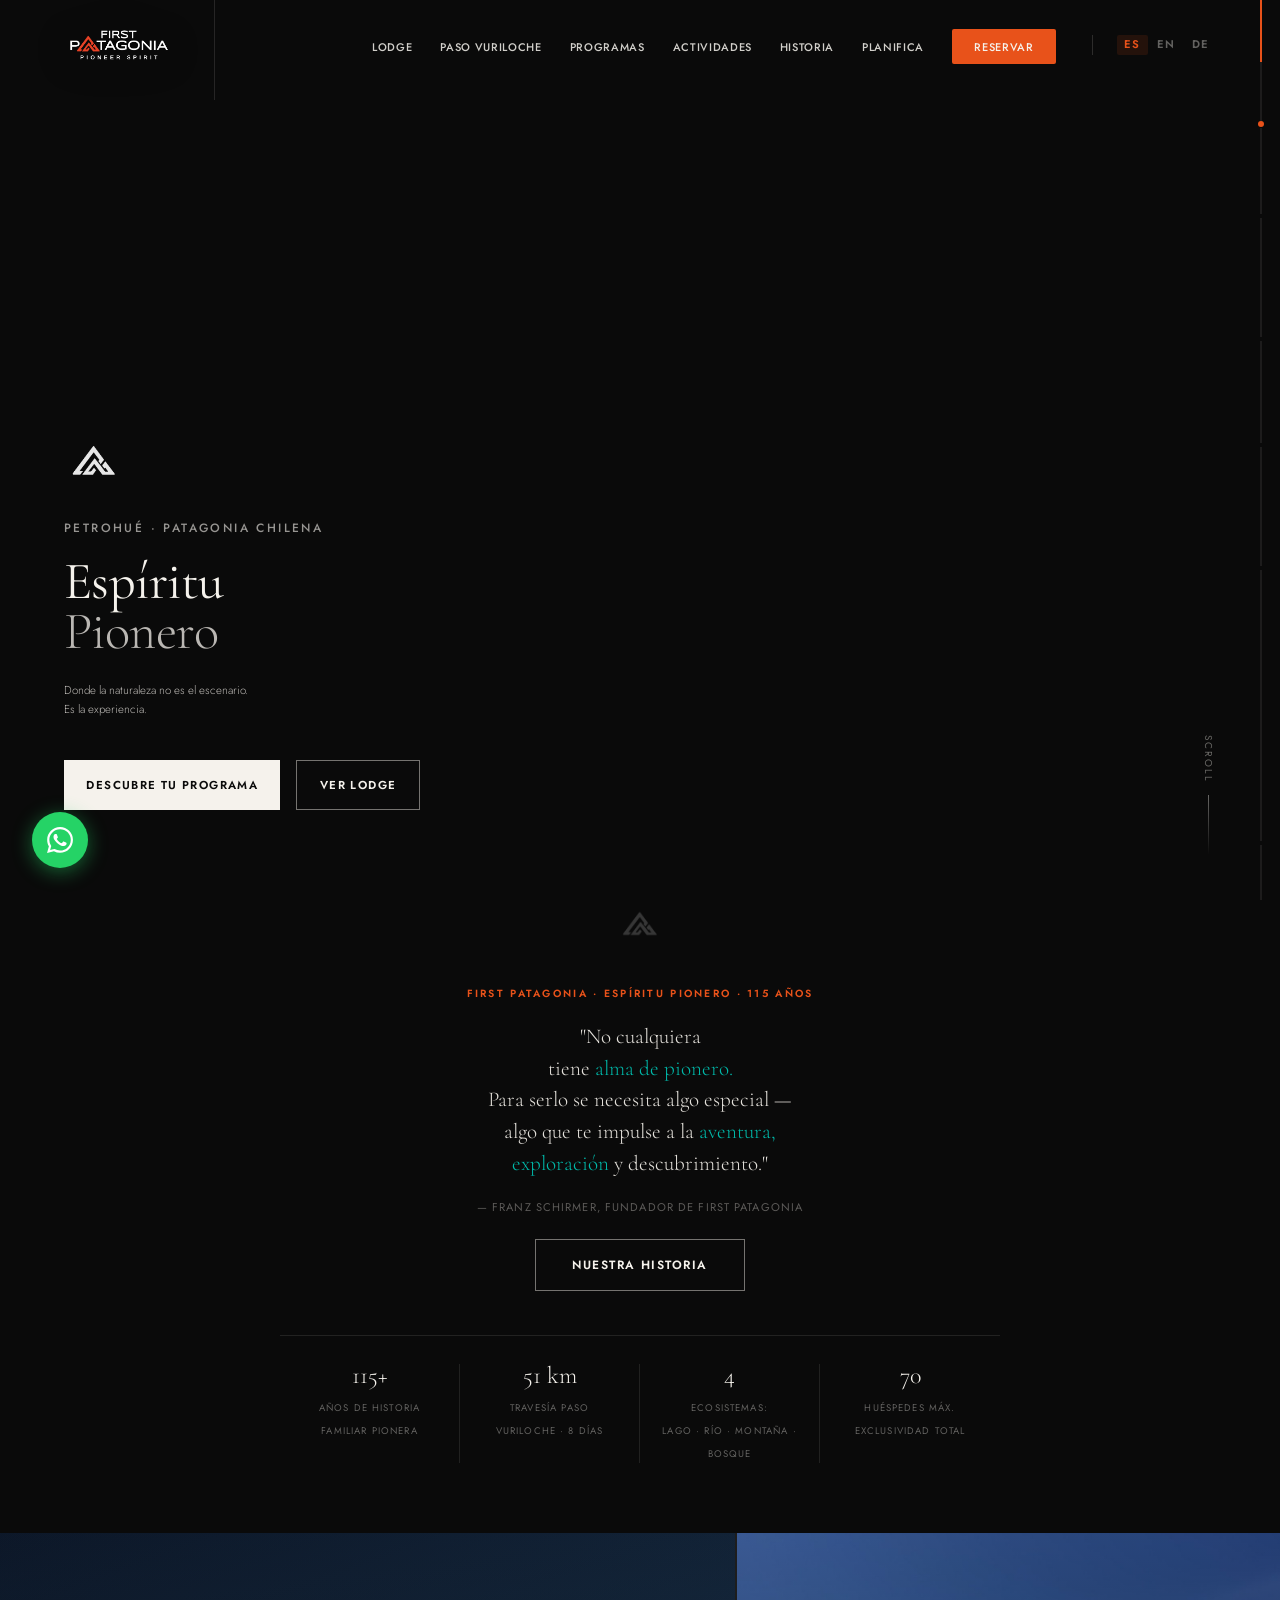
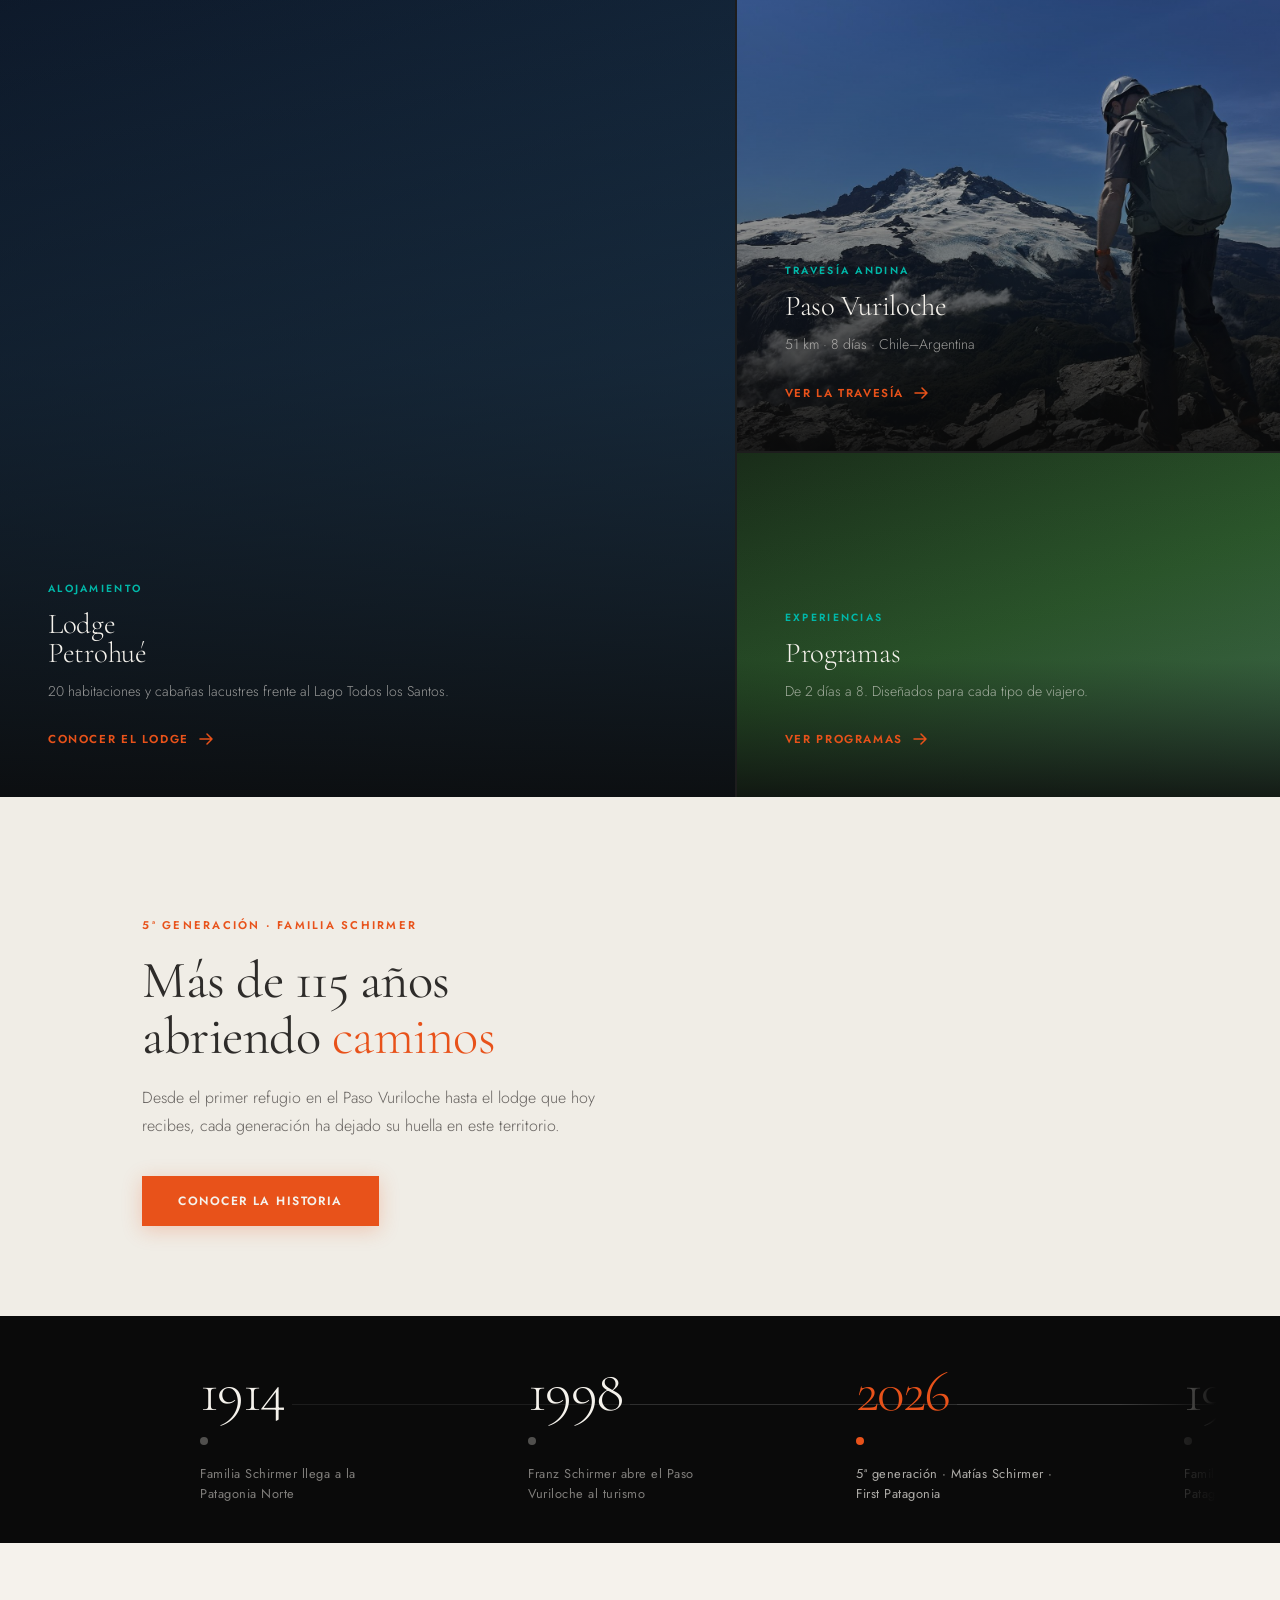
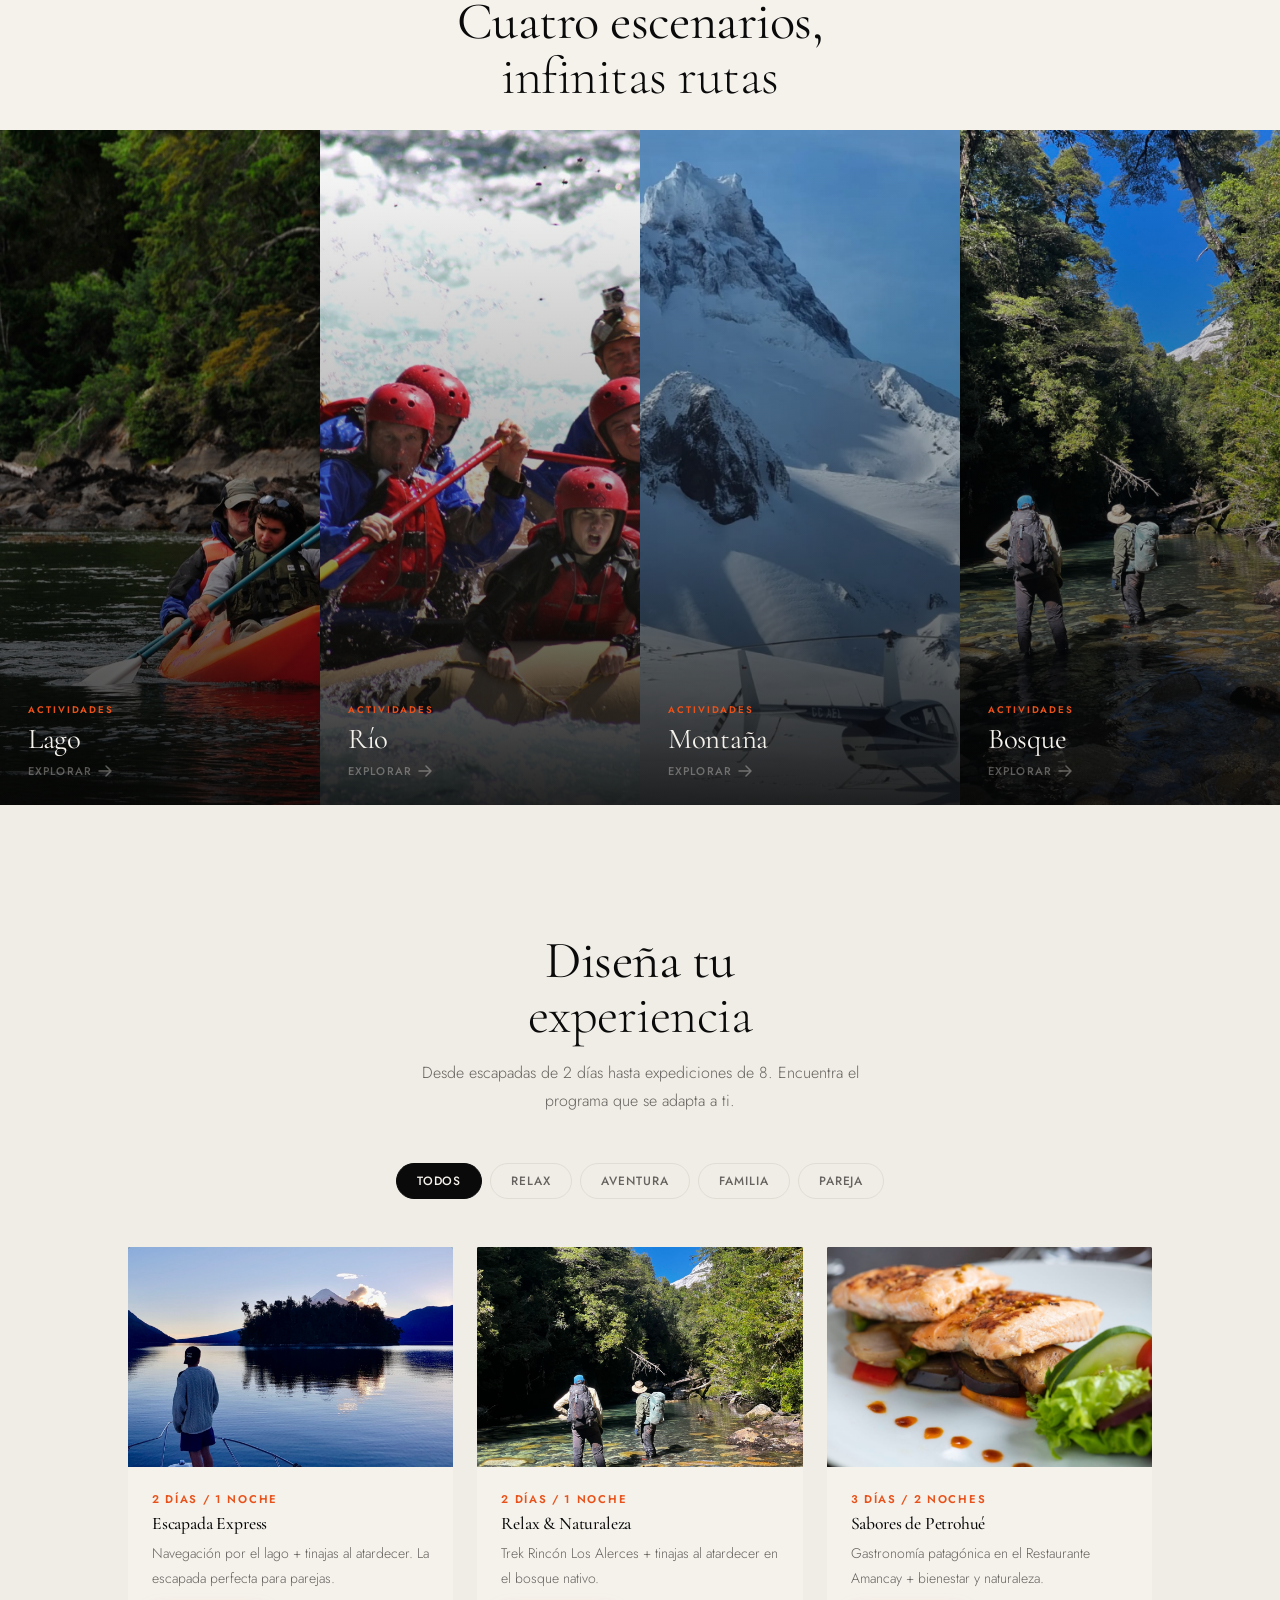
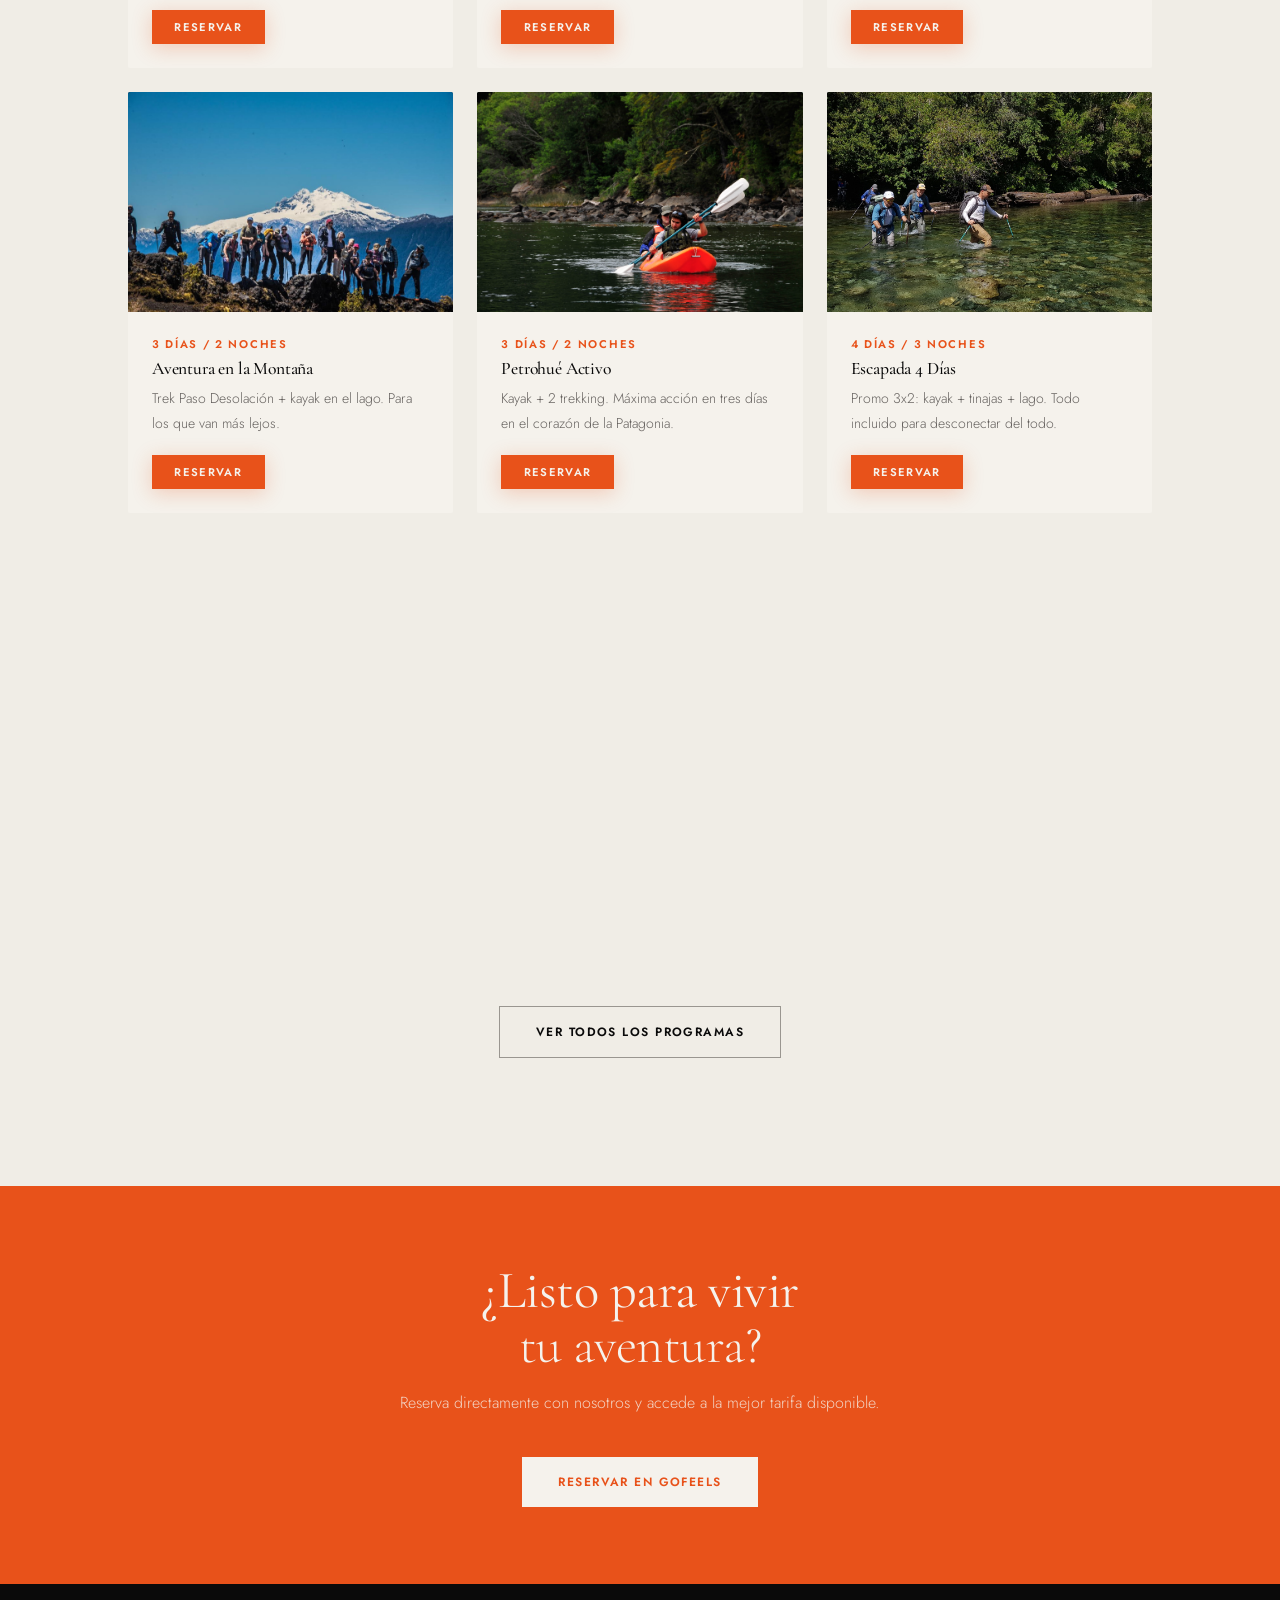
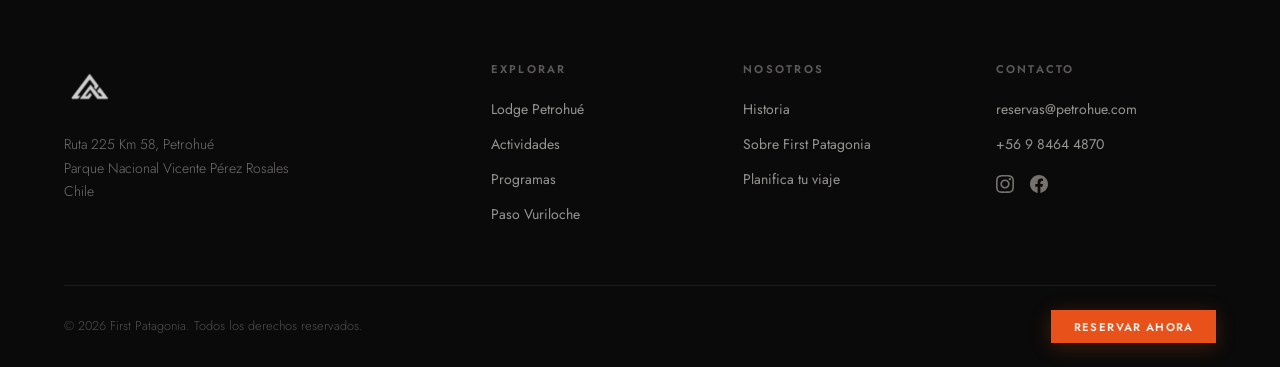
<file: index.html>
<!DOCTYPE html>
<html lang="es">
<head>
  <meta charset="UTF-8">
<!-- Google Tag Manager -->
<script>(function(w,d,s,l,i){w[l]=w[l]||[];w[l].push({'gtm.start':
new Date().getTime(),event:'gtm.js'});var f=d.getElementsByTagName(s)[0],
j=d.createElement(s),dl=l!='dataLayer'?'&l='+l:'';j.async=true;j.src=
'https://www.googletagmanager.com/gtm.js?id='+i+dl;f.parentNode.insertBefore(j,f);
})(window,document,'script','dataLayer','GTM-MBBW45BX');</script>
<!-- End Google Tag Manager -->
  <meta name="viewport" content="width=device-width, initial-scale=1.0">
  <title>First Patagonia — Lodge Petrohué, Patagonia Chilena</title>
  <meta name="description" content="Vive el Espíritu Pionero en Petrohué. Lodge, Paso Vuriloche y experiencias únicas en el Parque Nacional Vicente Pérez Rosales, Patagonia chilena.">
  <!-- Open Graph -->
  <meta property="og:type"        content="website">
  <meta property="og:title"       content="First Patagonia — Lodge Petrohué, Patagonia Chilena">
  <meta property="og:description" content="Vive el Espíritu Pionero en Petrohué. Lodge, Paso Vuriloche y experiencias únicas en el Parque Nacional Vicente Pérez Rosales, Patagonia chilena.">
  <meta property="og:image"       content="https://www.petrohue.com/assets/act-heli.jpg">
  <meta name="twitter:card"       content="summary_large_image">
  <link rel="preconnect" href="https://fonts.googleapis.com">
  <link rel="preconnect" href="https://fonts.gstatic.com" crossorigin>
  <link href="https://fonts.googleapis.com/css2?family=Cormorant+Garamond:ital,wght@0,300;0,400;0,500;0,600;1,300;1,400;1,500&family=Jost:wght@300;400;500;600&display=swap" rel="stylesheet">
  <link rel="stylesheet" href="css/style.css">
  <script>document.documentElement.classList.add('i18n-loading');</script>
</head>
<body>
<!-- Google Tag Manager (noscript) -->
<noscript><iframe src="https://www.googletagmanager.com/ns.html?id=GTM-MBBW45BX"
height="0" width="0" style="display:none;visibility:hidden"></iframe></noscript>
<!-- End Google Tag Manager (noscript) -->

  <!-- NAVIGATION -->
  <nav class="nav" id="nav">
    <a href="index.html" class="nav__logo">
      <img src="Logos/First Patagonia 2 transparent.png" alt="First Patagonia">
    </a>
    <button class="nav__toggle" id="navToggle" aria-label="Abrir menú">
      <span></span><span></span><span></span>
    </button>
    <ul class="nav__links" id="navLinks">
      <li><a href="lodge.html" data-i18n="nav.lodge">Lodge</a></li>
      <li><a href="paso-vuriloche.html" data-i18n="nav.paso">Paso Vuriloche</a></li>
      <li><a href="programas.html" data-i18n="nav.prog">Programas</a></li>
      <li><a href="actividades.html" data-i18n="nav.act">Actividades</a></li>
      <li><a href="espiritupionero.html" data-i18n="nav.pioneer">Historia</a></li>
      <li><a href="planifica.html" data-i18n="nav.plan">Planifica</a></li>
      <li>
        <a href="https://reservation.gofeels.com/es/reservation/?CLP&token=c1b1d4d2-d466-4219-bd31-54ea0eeb95b7&rooms"
           class="nav__cta" target="_blank" rel="noopener" data-i18n="nav.book">Reservar</a>
      </li>
    </ul>
  </nav>

  <!-- HERO -->
  <section class="hero" id="hero">
    <div class="hero__video-wrap">
      <video id="heroVideo" muted playsinline preload="metadata" loop autoplay>
        <source src="assets/hero.mp4" type="video/mp4">
      </video>
    </div>
    <div class="hero__overlay"></div>
    <div class="hero__content">
      <img src="Logos/Logo First Patagonia.png" alt="First Patagonia" class="hero__logo">
      <span class="hero__location" data-i18n="hero.location">Petrohué · Patagonia Chilena</span>
      <h1 class="hero__title" data-i18n-html="hero.title">Espíritu<br><em>Pionero</em></h1>
      <p class="hero__subtitle" data-i18n-html="hero.sub">Donde la naturaleza no es el escenario.<br>Es la experiencia.</p>
      <div class="hero__actions">
        <a href="programas.html" class="btn btn--light" data-i18n="hero.btn1">Descubre tu programa</a>
        <a href="lodge.html" class="btn btn--ghost" data-i18n="hero.btn2">Ver Lodge</a>
      </div>
    </div>
    <div class="hero__scroll">
      <span data-i18n="index.scroll">Scroll</span>
      <div class="hero__scroll-line"></div>
    </div>
  </section>

  <!-- MANIFESTO PIONERO -->
  <section class="manifesto">
    <div class="manifesto__inner fade-up">
      <img src="Logos/Logo First Patagonia.png" alt="First Patagonia" class="manifesto__logo">
      <span class="manifesto__label" data-i18n="manifesto.label">First Patagonia · Espíritu Pionero · 115 años</span>
      <blockquote class="manifesto__quote" data-i18n-html="manifesto.quote">
        "No cualquiera<br>tiene <em>alma de pionero.</em><br>
        Para serlo se necesita algo especial —<br>
        algo que te impulse a la <em>aventura,<br>exploración</em> y descubrimiento."
      </blockquote>
      <cite class="manifesto__author" data-i18n="manifesto.author">— Franz Schirmer, fundador de First Patagonia</cite>
      <div class="manifesto__bottom">
        <a href="espiritupionero.html" class="btn btn--ghost" data-i18n="manifesto.btn">Nuestra historia</a>
      </div>
      <div class="manifesto__stats">
        <div class="manifesto__stat">
          <span class="manifesto__stat-num">115+</span>
          <span class="manifesto__stat-label" data-i18n-html="stat.label1">Años de historia<br>familiar pionera</span>
        </div>
        <div class="manifesto__stat">
          <span class="manifesto__stat-num">51 km</span>
          <span class="manifesto__stat-label" data-i18n-html="stat.label2">Travesía Paso<br>Vuriloche · 8 días</span>
        </div>
        <div class="manifesto__stat">
          <span class="manifesto__stat-num">4</span>
          <span class="manifesto__stat-label" data-i18n-html="stat.label3">Ecosistemas:<br>Lago · Río · Montaña · Bosque</span>
        </div>
        <div class="manifesto__stat">
          <span class="manifesto__stat-num">70</span>
          <span class="manifesto__stat-label" data-i18n-html="stat.label4">Huéspedes máx.<br>Exclusividad total</span>
        </div>
      </div>
    </div>
  </section>

  <!-- 3 MOTORES -->
  <section class="engines">
    <div class="engines__grid">

      <a href="lodge.html" class="engine-card engine-card--lodge">
        <div class="engine-card__media engine-card__media--lodge">
          <video id="lodgeCardVideo" muted playsinline preload="metadata" loop>
            <source src="assets/lodge.mp4" type="video/mp4">
          </video>
        </div>
        <div class="engine-card__num">01</div>
        <div class="engine-card__content">
          <span class="engine-card__cat" data-i18n="eng.lodge.cat">Alojamiento</span>
          <h3 data-i18n-html="index.engines.lodge.h3">Lodge<br>Petrohué</h3>
          <p data-i18n="eng.lodge.desc">20 habitaciones y cabañas lacustres frente al Lago Todos los Santos.</p>
          <span class="engine-card__link"><span data-i18n="eng.lodge.link">Conocer el Lodge</span> <svg width="14" height="14" viewBox="0 0 14 14" fill="none"><path d="M1 7h12M8 2l5 5-5 5" stroke="currentColor" stroke-width="1.5" stroke-linecap="round" stroke-linejoin="round"/></svg></span>
        </div>
      </a>

      <div class="engines__col">
        <a href="paso-vuriloche.html" class="engine-card engine-card--paso">
          <div class="engine-card__media engine-card__media--paso">
            <img src="assets/paso-card-v2.jpg" alt="Paso Vuriloche — Tronador" loading="lazy">
          </div>
          <div class="engine-card__num">02</div>
          <div class="engine-card__content">
            <span class="engine-card__cat" data-i18n="eng.paso.cat">Travesía andina</span>
            <h3 data-i18n="index.engines.paso.h3">Paso Vuriloche</h3>
            <p data-i18n="eng.paso.desc">51 km · 8 días · Chile–Argentina</p>
            <span class="engine-card__link"><span data-i18n="eng.paso.link">Ver la travesía</span> <svg width="14" height="14" viewBox="0 0 14 14" fill="none"><path d="M1 7h12M8 2l5 5-5 5" stroke="currentColor" stroke-width="1.5" stroke-linecap="round" stroke-linejoin="round"/></svg></span>
          </div>
        </a>

        <a href="programas.html" class="engine-card engine-card--programas">
          <div class="engine-card__media engine-card__media--programas">
            <video id="heliCardVideo" muted playsinline preload="metadata" loop autoplay>
              <source src="assets/heli.mp4" type="video/mp4">
            </video>
          </div>
          <div class="engine-card__num">03</div>
          <div class="engine-card__content">
            <span class="engine-card__cat" data-i18n="eng.prog.cat">Experiencias</span>
            <h3 data-i18n="index.engines.prog.h3">Programas</h3>
            <p data-i18n="eng.prog.desc">De 2 días a 8. Diseñados para cada tipo de viajero.</p>
            <span class="engine-card__link"><span data-i18n="eng.prog.link">Ver programas</span> <svg width="14" height="14" viewBox="0 0 14 14" fill="none"><path d="M1 7h12M8 2l5 5-5 5" stroke="currentColor" stroke-width="1.5" stroke-linecap="round" stroke-linejoin="round"/></svg></span>
          </div>
        </a>
      </div>

    </div>
  </section>

  <!-- ESPIRITU PIONERO BANNER -->
  <section class="pioneer-banner fade-up">
    <div class="pioneer-banner__inner">
      <div class="pioneer-banner__text">
        <span class="section__label" data-i18n="pioneer.label">5ª generación · Familia Schirmer</span>
        <h2 data-i18n-html="pioneer.title">Más de 115 años<br>abriendo <em>caminos</em></h2>
        <p data-i18n="pioneer.desc">Desde el primer refugio en el Paso Vuriloche hasta el lodge que hoy recibes, cada generación ha dejado su huella en este territorio.</p>
        <a href="espiritupionero.html" class="btn btn--orange" data-i18n="pioneer.btn">Conocer la historia</a>
      </div>
    </div>

    <!-- TIMELINE -->
    <div class="pioneer-timeline">
      <div class="pioneer-timeline__track">

        <!-- SET 1 -->
        <div class="pioneer-timeline__mile">
          <div class="pioneer-timeline__top">
            <span class="pioneer-timeline__year">1914</span>
            <span class="pioneer-timeline__dot"></span>
          </div>
          <p class="pioneer-timeline__desc" data-i18n="timeline.1914">Familia Schirmer llega a la Patagonia Norte</p>
        </div>

        <div class="pioneer-timeline__mile">
          <div class="pioneer-timeline__top">
            <span class="pioneer-timeline__year">1998</span>
            <span class="pioneer-timeline__dot"></span>
          </div>
          <p class="pioneer-timeline__desc" data-i18n="timeline.1998">Franz Schirmer abre el Paso Vuriloche al turismo</p>
        </div>

        <div class="pioneer-timeline__mile pioneer-timeline__mile--now">
          <div class="pioneer-timeline__top">
            <span class="pioneer-timeline__year">2026</span>
            <span class="pioneer-timeline__dot"></span>
          </div>
          <p class="pioneer-timeline__desc" data-i18n="timeline.2026">5ª generación · Matías Schirmer · First Patagonia</p>
        </div>

        <!-- divider between loops -->
        <div class="pioneer-timeline__loop-sep"></div>

        <!-- SET 2 — duplicate for seamless loop -->
        <div class="pioneer-timeline__mile">
          <div class="pioneer-timeline__top">
            <span class="pioneer-timeline__year">1914</span>
            <span class="pioneer-timeline__dot"></span>
          </div>
          <p class="pioneer-timeline__desc" data-i18n="timeline.1914">Familia Schirmer llega a la Patagonia Norte</p>
        </div>

        <div class="pioneer-timeline__mile">
          <div class="pioneer-timeline__top">
            <span class="pioneer-timeline__year">1998</span>
            <span class="pioneer-timeline__dot"></span>
          </div>
          <p class="pioneer-timeline__desc" data-i18n="timeline.1998">Franz Schirmer abre el Paso Vuriloche al turismo</p>
        </div>

        <div class="pioneer-timeline__mile pioneer-timeline__mile--now">
          <div class="pioneer-timeline__top">
            <span class="pioneer-timeline__year">2026</span>
            <span class="pioneer-timeline__dot"></span>
          </div>
          <p class="pioneer-timeline__desc" data-i18n="timeline.2026">5ª generación · Matías Schirmer · First Patagonia</p>
        </div>

        <div class="pioneer-timeline__loop-sep"></div>

      </div>
    </div>
  </section>

  <!-- 4 TERRENOS -->
  <section class="terrenos">
    <div class="terrenos__header fade-up">
      <h2 data-i18n-html="terrenos.title">Cuatro escenarios,<br><em>infinitas rutas</em></h2>
    </div>
    <div class="terrenos__grid">

      <a href="actividades.html#lago" class="terreno">
        <div class="terreno__media terreno__media--lago">
          <img src="assets/act-kayak-lago.jpg" alt="Kayak en el Lago">
        </div>
        <div class="terreno__overlay"></div>
        <div class="terreno__static">
          <span class="terreno__tag" data-i18n="terreno.tag">Actividades</span>
          <h3 data-i18n="terreno.lago">Lago</h3>
          <span class="terreno__hint"><span data-i18n="terreno.hint">Explorar</span> <svg width="14" height="14" viewBox="0 0 14 14" fill="none"><path d="M1 7h12M8 2l5 5-5 5" stroke="currentColor" stroke-width="1.5" stroke-linecap="round" stroke-linejoin="round"/></svg></span>
        </div>
        <div class="terreno__reveal">
          <ul class="terreno__acts-list">
            <li data-i18n="terreno.lago.li1">Kayak en el lago</li>
            <li data-i18n="terreno.lago.li2">Navegación panorámica</li>
            <li data-i18n="terreno.lago.li3">Pesca con mosca</li>
            <li data-i18n="terreno.lago.li4">Paddleboard al amanecer</li>
          </ul>
          <span class="terreno__cta-link"><span data-i18n="terreno.cta">Ver actividades</span> <svg width="14" height="14" viewBox="0 0 14 14" fill="none"><path d="M1 7h12M8 2l5 5-5 5" stroke="currentColor" stroke-width="1.5" stroke-linecap="round" stroke-linejoin="round"/></svg></span>
        </div>
      </a>

      <a href="actividades.html#rio" class="terreno">
        <div class="terreno__media terreno__media--rio">
          <img src="assets/act-rafting.jpg" alt="Rafting en el Río Petrohué">
        </div>
        <div class="terreno__overlay"></div>
        <div class="terreno__static">
          <span class="terreno__tag" data-i18n="terreno.tag">Actividades</span>
          <h3 data-i18n="terreno.rio">Río</h3>
          <span class="terreno__hint"><span data-i18n="terreno.hint">Explorar</span> <svg width="14" height="14" viewBox="0 0 14 14" fill="none"><path d="M1 7h12M8 2l5 5-5 5" stroke="currentColor" stroke-width="1.5" stroke-linecap="round" stroke-linejoin="round"/></svg></span>
        </div>
        <div class="terreno__reveal">
          <ul class="terreno__acts-list">
            <li data-i18n="terreno.rio.li1">Rafting Clase III/IV</li>
            <li data-i18n="terreno.rio.li2">Kayak de río</li>
            <li data-i18n="terreno.rio.li3">Descenso por rápidos</li>
            <li data-i18n="terreno.rio.li4">Pesca en el Petrohué</li>
          </ul>
          <span class="terreno__cta-link"><span data-i18n="terreno.cta">Ver actividades</span> <svg width="14" height="14" viewBox="0 0 14 14" fill="none"><path d="M1 7h12M8 2l5 5-5 5" stroke="currentColor" stroke-width="1.5" stroke-linecap="round" stroke-linejoin="round"/></svg></span>
        </div>
      </a>

      <a href="actividades.html#montana" class="terreno">
        <div class="terreno__media terreno__media--montana">
          <img src="assets/act-heli.jpg" alt="Helicóptero en la Montaña">
        </div>
        <div class="terreno__overlay"></div>
        <div class="terreno__static">
          <span class="terreno__tag" data-i18n="terreno.tag">Actividades</span>
          <h3 data-i18n="terreno.mtn">Montaña</h3>
          <span class="terreno__hint"><span data-i18n="terreno.hint">Explorar</span> <svg width="14" height="14" viewBox="0 0 14 14" fill="none"><path d="M1 7h12M8 2l5 5-5 5" stroke="currentColor" stroke-width="1.5" stroke-linecap="round" stroke-linejoin="round"/></svg></span>
        </div>
        <div class="terreno__reveal">
          <ul class="terreno__acts-list">
            <li data-i18n="terreno.mtn.li1">Vuelo en helicóptero</li>
            <li data-i18n="terreno.mtn.li2">Trek Paso Desolación</li>
            <li data-i18n="terreno.mtn.li3">Escalada en roca</li>
            <li data-i18n="terreno.mtn.li4">Cumbre Volcán Osorno</li>
          </ul>
          <span class="terreno__cta-link"><span data-i18n="terreno.cta">Ver actividades</span> <svg width="14" height="14" viewBox="0 0 14 14" fill="none"><path d="M1 7h12M8 2l5 5-5 5" stroke="currentColor" stroke-width="1.5" stroke-linecap="round" stroke-linejoin="round"/></svg></span>
        </div>
      </a>

      <a href="actividades.html#bosque" class="terreno">
        <div class="terreno__media terreno__media--bosque">
          <img src="assets/act-bosque.jpg" alt="Bosque Patagónico">
        </div>
        <div class="terreno__overlay"></div>
        <div class="terreno__static">
          <span class="terreno__tag" data-i18n="terreno.tag">Actividades</span>
          <h3 data-i18n="terreno.bos">Bosque</h3>
          <span class="terreno__hint"><span data-i18n="terreno.hint">Explorar</span> <svg width="14" height="14" viewBox="0 0 14 14" fill="none"><path d="M1 7h12M8 2l5 5-5 5" stroke="currentColor" stroke-width="1.5" stroke-linecap="round" stroke-linejoin="round"/></svg></span>
        </div>
        <div class="terreno__reveal">
          <ul class="terreno__acts-list">
            <li data-i18n="terreno.bos.li1">Trek Rincón Los Alerces</li>
            <li data-i18n="terreno.bos.li2">Avistamiento de fauna</li>
            <li data-i18n="terreno.bos.li3">Senderismo nativo</li>
            <li data-i18n="terreno.bos.li4">Fotografía de naturaleza</li>
          </ul>
          <span class="terreno__cta-link"><span data-i18n="terreno.cta">Ver actividades</span> <svg width="14" height="14" viewBox="0 0 14 14" fill="none"><path d="M1 7h12M8 2l5 5-5 5" stroke="currentColor" stroke-width="1.5" stroke-linecap="round" stroke-linejoin="round"/></svg></span>
        </div>
      </a>

    </div>
  </section>

  <!-- PROGRAMS SELECTOR -->
  <section class="programs-preview">
    <div class="container">
      <div class="programs-preview__header fade-up">
        <h2 data-i18n-html="prog.title">Diseña tu<br><em>experiencia</em></h2>
        <p data-i18n="prog.desc">Desde escapadas de 2 días hasta expediciones de 8. Encuentra el programa que se adapta a ti.</p>
      </div>

      <div class="programs-preview__filters">
        <button class="filter-btn active" data-filter="all" data-i18n="filter.all">Todos</button>
        <button class="filter-btn" data-filter="relax" data-i18n="filter.relax">Relax</button>
        <button class="filter-btn" data-filter="aventura" data-i18n="filter.adv">Aventura</button>
        <button class="filter-btn" data-filter="familia" data-i18n="filter.fam">Familia</button>
        <button class="filter-btn" data-filter="pareja" data-i18n="filter.cpl">Pareja</button>
      </div>

      <div class="programs-preview__grid" id="programsGrid">

        <div class="program-card fade-up" data-tags="pareja relax">
          <div class="program-card__media program-card__media--1">
            <img loading="lazy" src="assets/prog-1.jpg" alt="Escapada Express — Lago">
          </div>
          <div class="program-card__body">
            <span class="program-card__duration" data-i18n="prog.card1.dur">2 Días / 1 Noche</span>
            <h4 data-i18n="prog.card1.h4">Escapada Express</h4>
            <p data-i18n="prog.card1.p">Navegación por el lago + tinajas al atardecer. La escapada perfecta para parejas.</p>
            <a href="https://reservation.gofeels.com/es/package-detail/169?CLP&token=c1b1d4d2-d466-4219-bd31-54ea0eeb95b7"
               class="btn btn--sm btn--orange" target="_blank" rel="noopener" data-i18n="prog.card.btn">Reservar</a>
          </div>
        </div>

        <div class="program-card fade-up" data-tags="pareja relax">
          <div class="program-card__media program-card__media--2">
            <img loading="lazy" src="assets/prog-2.jpg" alt="Relax & Naturaleza — Bosque">
          </div>
          <div class="program-card__body">
            <span class="program-card__duration" data-i18n="prog.card2.dur">2 Días / 1 Noche</span>
            <h4 data-i18n="prog.card2.h4">Relax & Naturaleza</h4>
            <p data-i18n="prog.card2.p">Trek Rincón Los Alerces + tinajas al atardecer en el bosque nativo.</p>
            <a href="https://reservation.gofeels.com/es/package-detail/170?CLP&token=c1b1d4d2-d466-4219-bd31-54ea0eeb95b7"
               class="btn btn--sm btn--orange" target="_blank" rel="noopener" data-i18n="prog.card.btn">Reservar</a>
          </div>
        </div>

        <div class="program-card fade-up" data-tags="pareja familia">
          <div class="program-card__media program-card__media--3">
            <img loading="lazy" src="assets/prog-3.jpg" alt="Sabores de Petrohué — Restaurante Amancay">
          </div>
          <div class="program-card__body">
            <span class="program-card__duration" data-i18n="prog.card3.dur">3 Días / 2 Noches</span>
            <h4 data-i18n="prog.card3.h4">Sabores de Petrohué</h4>
            <p data-i18n="prog.card3.p">Gastronomía patagónica en el Restaurante Amancay + bienestar y naturaleza.</p>
            <a href="https://reservation.gofeels.com/es/package-detail/166?CLP&token=c1b1d4d2-d466-4219-bd31-54ea0eeb95b7"
               class="btn btn--sm btn--orange" target="_blank" rel="noopener" data-i18n="prog.card.btn">Reservar</a>
          </div>
        </div>

        <div class="program-card fade-up" data-tags="aventura pareja">
          <div class="program-card__media program-card__media--4">
            <img loading="lazy" src="assets/prog-4.jpg" alt="Aventura en la Montaña — Trekking">
          </div>
          <div class="program-card__body">
            <span class="program-card__duration" data-i18n="prog.card4.dur">3 Días / 2 Noches</span>
            <h4 data-i18n="prog.card4.h4">Aventura en la Montaña</h4>
            <p data-i18n="prog.card4.p">Trek Paso Desolación + kayak en el lago. Para los que van más lejos.</p>
            <a href="https://reservation.gofeels.com/es/package-detail/167?CLP&token=c1b1d4d2-d466-4219-bd31-54ea0eeb95b7"
               class="btn btn--sm btn--orange" target="_blank" rel="noopener" data-i18n="prog.card.btn">Reservar</a>
          </div>
        </div>

        <div class="program-card fade-up" data-tags="aventura">
          <div class="program-card__media program-card__media--5">
            <img loading="lazy" src="assets/prog-5.jpg" alt="Petrohué Activo — Escalada">
          </div>
          <div class="program-card__body">
            <span class="program-card__duration" data-i18n="prog.card5.dur">3 Días / 2 Noches</span>
            <h4 data-i18n="prog.card5.h4">Petrohué Activo</h4>
            <p data-i18n="prog.card5.p">Kayak + 2 trekking. Máxima acción en tres días en el corazón de la Patagonia.</p>
            <a href="https://reservation.gofeels.com/es/package-detail/168?CLP&token=c1b1d4d2-d466-4219-bd31-54ea0eeb95b7"
               class="btn btn--sm btn--orange" target="_blank" rel="noopener" data-i18n="prog.card.btn">Reservar</a>
          </div>
        </div>

        <div class="program-card fade-up" data-tags="relax pareja">
          <div class="program-card__media program-card__media--6">
            <img loading="lazy" src="assets/prog-6.jpg" alt="Escapada 4 Días — Helicóptero">
          </div>
          <div class="program-card__body">
            <span class="program-card__duration" data-i18n="prog.card6.dur">4 Días / 3 Noches</span>
            <h4 data-i18n="prog.card6.h4">Escapada 4 Días</h4>
            <p data-i18n="prog.card6.p">Promo 3x2: kayak + tinajas + lago. Todo incluido para desconectar del todo.</p>
            <a href="https://reservation.gofeels.com/es/package-detail/165?CLP&token=c1b1d4d2-d466-4219-bd31-54ea0eeb95b7"
               class="btn btn--sm btn--orange" target="_blank" rel="noopener" data-i18n="prog.card.btn">Reservar</a>
          </div>
        </div>

        <div class="program-card fade-up" data-tags="aventura">
          <div class="program-card__media program-card__media--7">
            <img loading="lazy" src="assets/prog-7.jpg" alt="Full Aventura Petrohué — Rafting">
          </div>
          <div class="program-card__body">
            <span class="program-card__duration" data-i18n="prog.card7.dur">4 Días / 3 Noches</span>
            <h4 data-i18n="prog.card7.h4">Full Aventura Petrohué</h4>
            <p data-i18n="prog.card7.p">Rafting + trekking + kayak. La experiencia completa para los verdaderos aventureros.</p>
            <a href="https://reservation.gofeels.com/es/package-detail/171?CLP&token=c1b1d4d2-d466-4219-bd31-54ea0eeb95b7"
               class="btn btn--sm btn--orange" target="_blank" rel="noopener" data-i18n="prog.card.btn">Reservar</a>
          </div>
        </div>

        <div class="program-card fade-up" data-tags="relax">
          <div class="program-card__media program-card__media--8">
            <img loading="lazy" src="assets/prog-8.jpg" alt="Escapada de Pesca — Río Petrohué">
          </div>
          <div class="program-card__body">
            <span class="program-card__duration" data-i18n="prog.card8.dur">4 Días / 3 Noches</span>
            <h4 data-i18n="prog.card8.h4">Escapada de Pesca</h4>
            <p data-i18n="prog.card8.p">3 días de pesca en las aguas más puras de Patagonia + all-inclusive + coctelería.</p>
            <a href="https://reservation.gofeels.com/es/package-detail/172?CLP&token=c1b1d4d2-d466-4219-bd31-54ea0eeb95b7"
               class="btn btn--sm btn--orange" target="_blank" rel="noopener" data-i18n="prog.card.btn">Reservar</a>
          </div>
        </div>

      </div>

      <div class="programs-preview__cta">
        <a href="programas.html" class="btn btn--outline" data-i18n="prog.see.all">Ver todos los programas</a>
      </div>
    </div>
  </section>

  <!-- BOOKING BANNER -->
  <section class="booking-banner">
    <h2 data-i18n-html="booking.title">¿Listo para vivir<br><em>tu aventura?</em></h2>
    <p data-i18n="booking.desc">Reserva directamente con nosotros y accede a la mejor tarifa disponible.</p>
    <a href="https://reservation.gofeels.com/es/reservation/?CLP&token=c1b1d4d2-d466-4219-bd31-54ea0eeb95b7&rooms"
       class="btn btn--light" target="_blank" rel="noopener" data-i18n="booking.btn">Reservar en GoFeels</a>
  </section>

  <!-- FOOTER -->
  <footer class="footer">
    <div class="container">
      <div class="footer__top">
        <div class="footer__brand">
          <img src="Logos/Logo First Patagonia.png" alt="First Patagonia" class="footer__logo">
          <p data-i18n-html="footer.addr">Ruta 225 Km 58, Petrohué<br>Parque Nacional Vicente Pérez Rosales<br>Chile</p>
        </div>
        <nav class="footer__nav">
          <div class="footer__col">
            <h5 data-i18n="footer.explore">Explorar</h5>
            <ul>
              <li><a href="lodge.html" data-i18n="footer.lodge">Lodge Petrohué</a></li>
              <li><a href="actividades.html" data-i18n="nav.act">Actividades</a></li>
              <li><a href="programas.html" data-i18n="nav.prog">Programas</a></li>
              <li><a href="paso-vuriloche.html" data-i18n="footer.paso">Paso Vuriloche</a></li>
            </ul>
          </div>
          <div class="footer__col">
            <h5 data-i18n="footer.us">Nosotros</h5>
            <ul>
              <li><a href="espiritupionero.html" data-i18n="footer.pioneer">Historia</a></li>
              <li><a href="sobre.html" data-i18n="footer.about">Sobre First Patagonia</a></li>
              <li><a href="planifica.html" data-i18n="footer.plan">Planifica tu viaje</a></li>
            </ul>
          </div>
          <div class="footer__col">
            <h5 data-i18n="footer.contact">Contacto</h5>
            <ul>
              <li><a href="mailto:reservas@petrohue.com">reservas@petrohue.com</a></li>
              <li><a href="tel:+56984644870">+56 9 8464 4870</a></li>
            </ul>
            <div class="footer__social">
              <a href="https://www.instagram.com/petrohuelodge/" target="_blank" rel="noopener" aria-label="Instagram">
                <svg width="18" height="18" viewBox="0 0 24 24" fill="currentColor"><path d="M12 2.163c3.204 0 3.584.012 4.85.07 3.252.148 4.771 1.691 4.919 4.919.058 1.265.069 1.645.069 4.849 0 3.205-.012 3.584-.069 4.849-.149 3.225-1.664 4.771-4.919 4.919-1.266.058-1.644.07-4.85.07-3.204 0-3.584-.012-4.849-.07-3.26-.149-4.771-1.699-4.919-4.92-.058-1.265-.07-1.644-.07-4.849 0-3.204.013-3.583.07-4.849.149-3.227 1.664-4.771 4.919-4.919 1.266-.057 1.645-.069 4.849-.069zm0-2.163c-3.259 0-3.667.014-4.947.072-4.358.2-6.78 2.618-6.98 6.98-.059 1.281-.073 1.689-.073 4.948 0 3.259.014 3.668.072 4.948.2 4.358 2.618 6.78 6.98 6.98 1.281.058 1.689.072 4.948.072 3.259 0 3.668-.014 4.948-.072 4.354-.2 6.782-2.618 6.979-6.98.059-1.28.073-1.689.073-4.948 0-3.259-.014-3.667-.072-4.947-.196-4.354-2.617-6.78-6.979-6.98-1.281-.059-1.69-.073-4.949-.073zm0 5.838c-3.403 0-6.162 2.759-6.162 6.162s2.759 6.163 6.162 6.163 6.162-2.759 6.162-6.163c0-3.403-2.759-6.162-6.162-6.162zm0 10.162c-2.209 0-4-1.79-4-4 0-2.209 1.791-4 4-4s4 1.791 4 4c0 2.21-1.791 4-4 4zm6.406-11.845c-.796 0-1.441.645-1.441 1.44s.645 1.44 1.441 1.44c.795 0 1.439-.645 1.439-1.44s-.644-1.44-1.439-1.44z"/></svg>
              </a>
              <a href="https://www.facebook.com/petrohuechile/" target="_blank" rel="noopener" aria-label="Facebook">
                <svg width="18" height="18" viewBox="0 0 24 24" fill="currentColor"><path d="M24 12.073c0-6.627-5.373-12-12-12s-12 5.373-12 12c0 5.99 4.388 10.954 10.125 11.854v-8.385H7.078v-3.47h3.047V9.43c0-3.007 1.792-4.669 4.533-4.669 1.312 0 2.686.235 2.686.235v2.953H15.83c-1.491 0-1.956.925-1.956 1.874v2.25h3.328l-.532 3.47h-2.796v8.385C19.612 23.027 24 18.062 24 12.073z"/></svg>
              </a>
            </div>
          </div>
        </nav>
      </div>
      <div class="footer__bottom">
        <p data-i18n="footer.copy">© 2025 First Patagonia. Todos los derechos reservados.</p>
        <a href="https://reservation.gofeels.com/es/reservation/?CLP&token=c1b1d4d2-d466-4219-bd31-54ea0eeb95b7&rooms"
           class="btn btn--sm btn--orange" target="_blank" rel="noopener" data-i18n="footer.book">Reservar ahora</a>
      </div>
    </div>
  </footer>

  <script src="js/i18n.js"></script>
  <script src="js/main.js"></script>
</body>
</html>
</file>
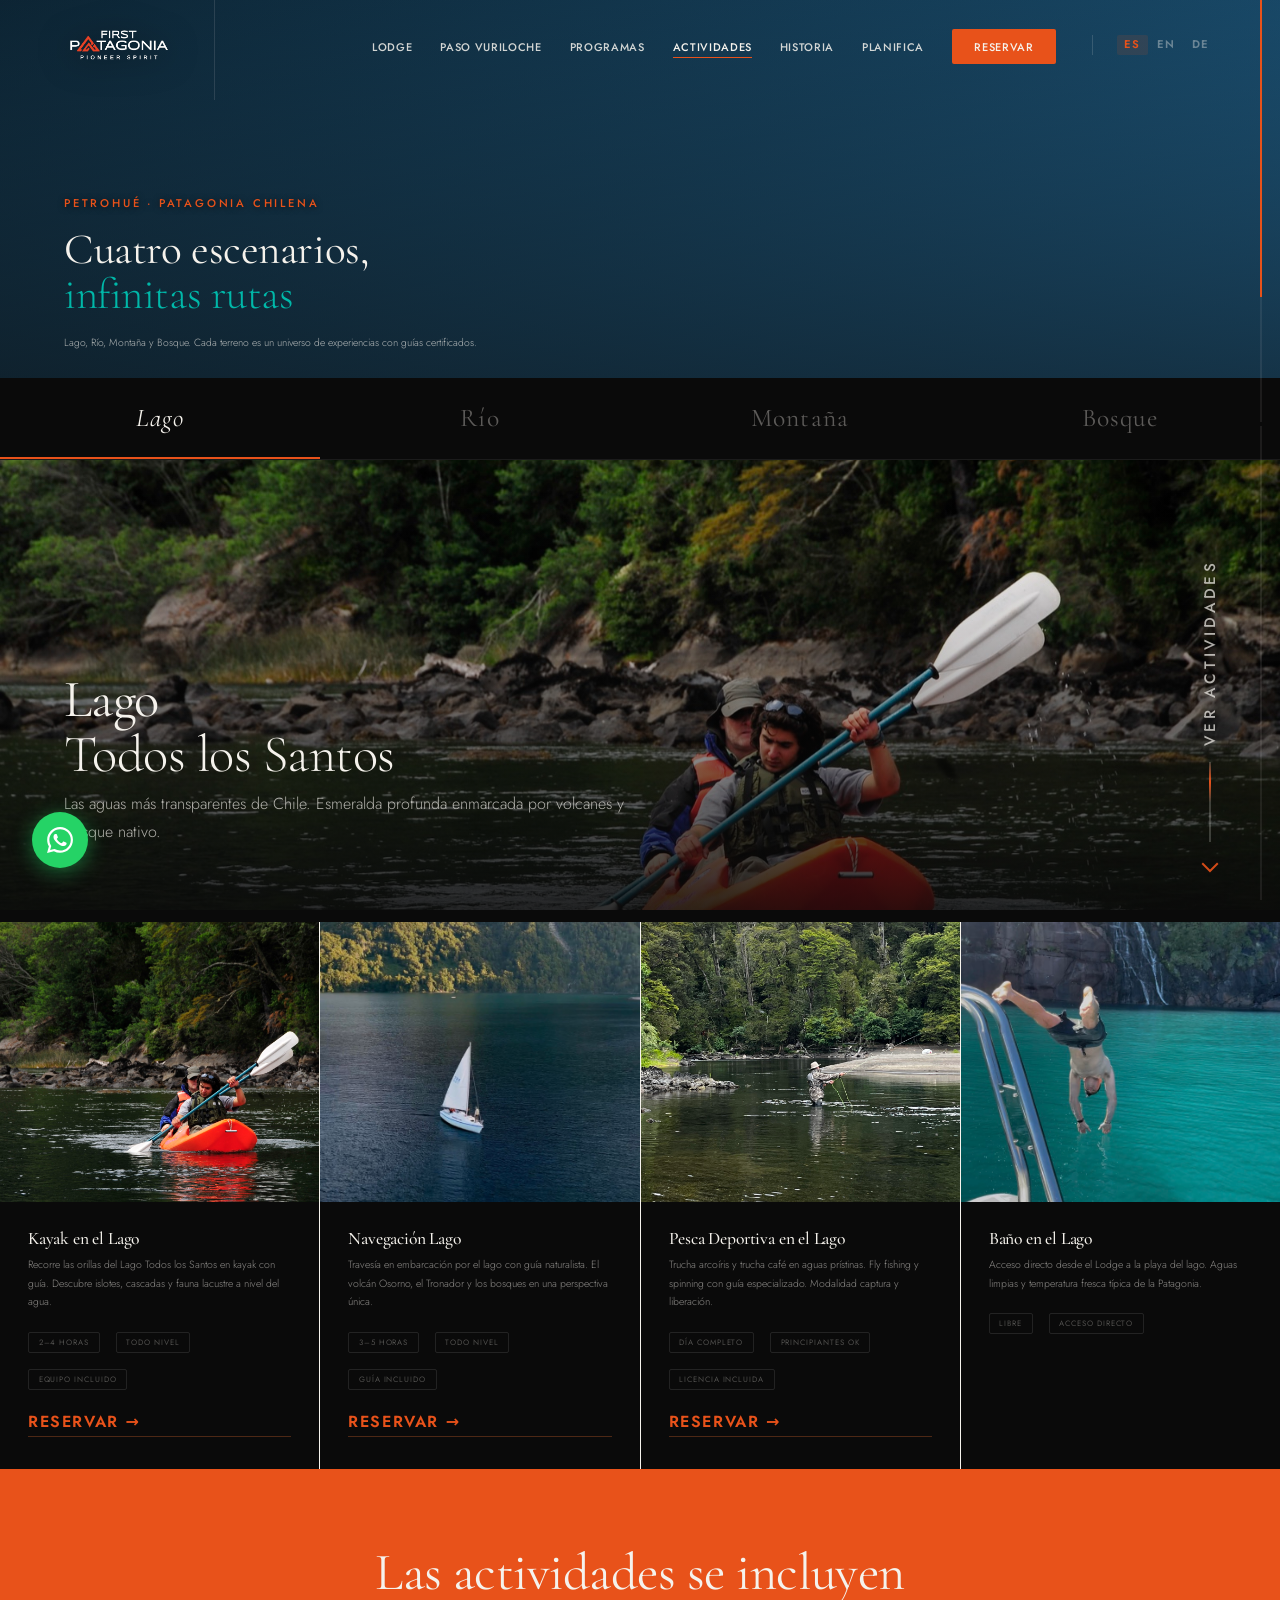
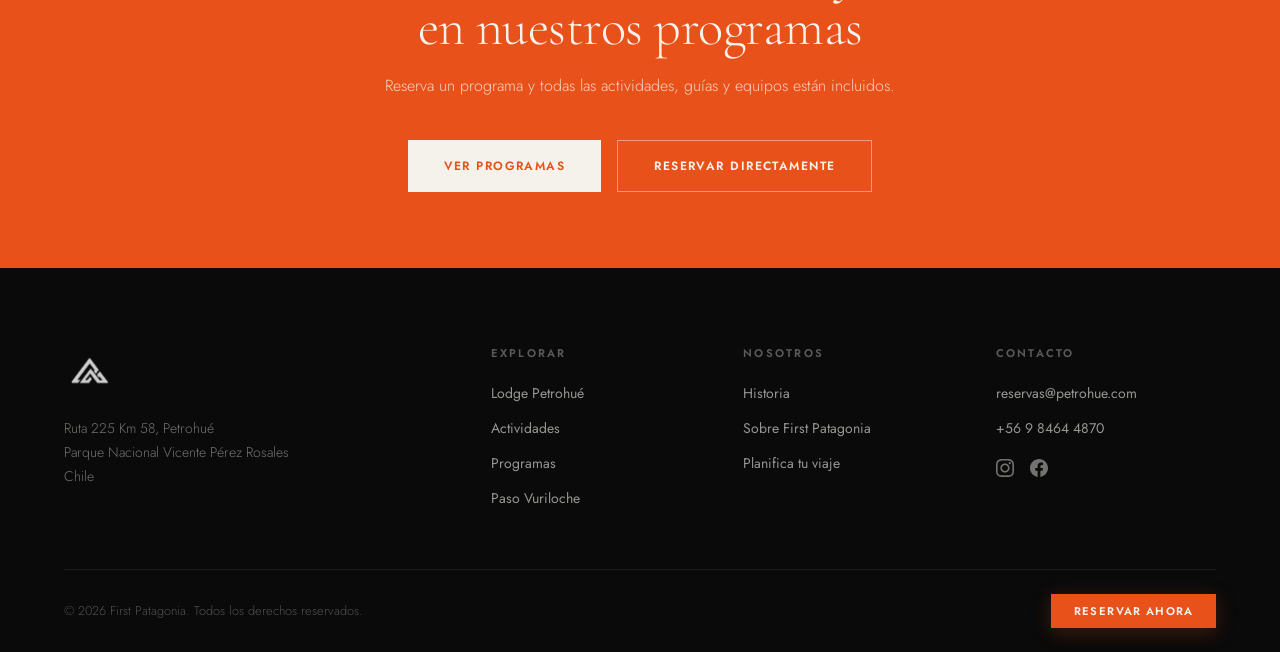
<file: actividades.html>
<!DOCTYPE html>
<html lang="es">
<head>
  <meta charset="UTF-8">
<!-- Google Tag Manager -->
<script>(function(w,d,s,l,i){w[l]=w[l]||[];w[l].push({'gtm.start':
new Date().getTime(),event:'gtm.js'});var f=d.getElementsByTagName(s)[0],
j=d.createElement(s),dl=l!='dataLayer'?'&l='+l:'';j.async=true;j.src=
'https://www.googletagmanager.com/gtm.js?id='+i+dl;f.parentNode.insertBefore(j,f);
})(window,document,'script','dataLayer','GTM-MBBW45BX');</script>
<!-- End Google Tag Manager -->
  <meta name="viewport" content="width=device-width, initial-scale=1.0">
  <title>Actividades — First Patagonia</title>
  <meta name="description" content="Kayak, rafting, trekking, navegación, pesca, escalada y más. Cuatro terrenos — Lago, Río, Montaña, Bosque — con guías certificados en Petrohué.">
  <!-- Open Graph -->
  <meta property="og:type"        content="website">
  <meta property="og:title"       content="Actividades en Petrohué — First Patagonia">
  <meta property="og:description" content="Kayak, rafting, trekking, escalada, helicóptero y más en el Parque Nacional Vicente Pérez Rosales. Guías certificados, equipos de primera línea.">
  <meta property="og:image"       content="https://www.petrohue.com/assets/act-heli.jpg">
  <meta name="twitter:card"       content="summary_large_image">
  <link rel="preconnect" href="https://fonts.googleapis.com">
  <link rel="preconnect" href="https://fonts.gstatic.com" crossorigin>
  <link href="https://fonts.googleapis.com/css2?family=Cormorant+Garamond:ital,wght@0,300;0,400;0,500;0,600;1,300;1,400;1,500&family=Jost:wght@300;400;500;600&display=swap" rel="stylesheet">
  <link rel="stylesheet" href="css/style.css">
  <script>document.documentElement.classList.add('i18n-loading');</script>
  <!-- Oculta la página hasta posicionarla, evita el salto visual -->
  <style>html { opacity: 0; }</style>
  <script>
    document.addEventListener('DOMContentLoaded', function() {
      var nav = document.querySelector('.terrain-nav');
      if (nav) {
        window.scrollTo(0, Math.max(0, nav.offsetTop - window.innerHeight * 0.45));
      }
      document.documentElement.style.transition = 'opacity 0.25s ease';
      document.documentElement.style.opacity = '1';
    });
  </script>
  <style>
    .terrain-nav {
      position: sticky;
      top: var(--nav-h);
      z-index: 50;
      background: var(--black);
      border-bottom: 1px solid rgba(255,255,255,0.07);
      display: flex;
      overflow-x: auto;
      scrollbar-width: none;
    }
    .terrain-nav::-webkit-scrollbar { display: none; }
    .terrain-tab {
      flex: 1;
      min-width: 120px;
      padding: 1.5rem 1rem;
      font-family: var(--font-serif);
      font-size: clamp(1.1rem, 2.2vw, 1.6rem);
      font-weight: 400;
      letter-spacing: 0.04em;
      text-transform: none;
      color: rgba(245,242,236,0.35);
      border-bottom: 2px solid transparent;
      transition: all 0.35s ease;
      white-space: nowrap;
      text-align: center;
    }
    .terrain-tab:hover { color: rgba(245,242,236,0.75); }
    .terrain-tab.active {
      color: var(--white);
      border-bottom-color: var(--orange);
      font-style: italic;
    }
    .terrain-panel { display: none; }
    .terrain-panel.active { display: block; }
    .terrain-hero {
      position: relative;
      height: 50vh;
      min-height: 320px;
      display: flex;
      align-items: flex-end;
      padding: clamp(2rem,5vw,4rem);
      overflow: hidden;
    }
    .terrain-hero__media {
      position: absolute; inset: 0;
      background-size: cover; background-position: center;
    }
    .terrain-hero__media img,
    .terrain-hero__media video {
      position: absolute; inset: 0; width: 100%; height: 100%; object-fit: cover; object-position: center center;
    }
    .terreno__media--lago    img { object-position: center 55%; }
    .terreno__media--rio     img { object-position: center 45%; }
    .terreno__media--montana img { object-position: center 50%; }
    .terreno__media--bosque  img { object-position: center 40%; }
    #montana .terrain-hero { height: 65vh; min-height: 400px; }
    .terrain-hero__overlay {
      position: absolute; inset: 0;
      background: linear-gradient(to top, rgba(10,10,10,0.85) 0%, rgba(10,10,10,0.2) 60%, transparent 100%);
    }
    .terrain-hero__content { position: relative; z-index: 2; }
    .terrain-hero__content h2 { color: var(--white); margin-bottom: 0.5rem; }
    .terrain-hero__content p  { color: rgba(245,242,236,0.7); max-width: 560px; }
    .activities-grid {
      display: grid;
      grid-template-columns: repeat(auto-fit, minmax(0, 1fr));
      gap: 1px;
      background: rgba(255,255,255,0.05);
    }
    @media (max-width: 900px) {
      .activities-grid { grid-template-columns: repeat(2, 1fr); }
    }
    @media (max-width: 540px) {
      .activities-grid { grid-template-columns: 1fr; }
    }
    .activity-card {
      background: var(--black);
      overflow: hidden;
      transition: background var(--transition);
      cursor: default;
      display: flex;
      flex-direction: column;
    }
    .activity-card:hover { background: #111; }
    .activity-card__img {
      width: 100%;
      height: 280px;
      overflow: hidden;
      position: relative;
    }
    .activity-card__img img {
      position: absolute; inset: 0;
      width: 100%; height: 100%;
      object-fit: cover;
      transition: transform 0.5s ease;
    }
    .activity-card:hover .activity-card__img img { transform: scale(1.04); }
    /* Ajuste de posición por imagen */
    .activity-card:nth-child(2) .activity-card__img img { object-position: center 70%; }  /* Navegación — se ve el velero */
    .activity-card:nth-child(4) .activity-card__img img { object-position: center 60%; }  /* Baño en el lago — baja un poco */
    #montana .activity-card:nth-child(3) .activity-card__img img { object-position: center 55%; }  /* Helicóptero Baguales */
    .activity-card__body { padding: 1.75rem 1.75rem 2rem; display: flex; flex-direction: column; }
    .activity-card__icon {
      font-size: 1.3125rem;
      margin-bottom: 1.25rem;
    }
    .activity-card h4 { color: var(--white); margin-bottom: 0.5rem; }
    .activity-card p  { color: rgba(245,242,236,0.55); font-size: 0.6562rem; margin-bottom: 1.25rem; }
    .activity-meta {
      display: flex; gap: 1rem; flex-wrap: wrap;
    }
    /* Scroll hint */
    .scroll-hint {
      position: absolute;
      bottom: 2.5rem; right: 3rem;
      z-index: 3;
      display: flex;
      flex-direction: column;
      align-items: center;
      gap: 1rem;
    }
    .scroll-hint__label {
      font-family: 'Jost', sans-serif;
      font-size: 0.95rem;
      font-weight: 500;
      letter-spacing: 0.25em;
      text-transform: uppercase;
      color: rgba(245,242,236,0.7);
      writing-mode: vertical-rl;
      transform: rotate(180deg);
    }
    .scroll-hint__track {
      width: 2px;
      height: 80px;
      background: rgba(245,242,236,0.2);
      position: relative;
      overflow: hidden;
    }
    .scroll-hint__beam {
      position: absolute;
      top: 0; left: 0;
      width: 100%; height: 40px;
      background: linear-gradient(to bottom, transparent, #E8521A, transparent);
      animation: scrollBeam 1.9s cubic-bezier(0.4,0,0.6,1) infinite;
    }
    @keyframes scrollBeam {
      0%   { transform: translateY(-40px); opacity: 0; }
      15%  { opacity: 1; }
      85%  { opacity: 1; }
      100% { transform: translateY(80px); opacity: 0; }
    }
    .scroll-hint__arrow {
      width: 12px; height: 12px;
      border-right: 2px solid rgba(232,82,26,0.9);
      border-bottom: 2px solid rgba(232,82,26,0.9);
      transform: rotate(45deg);
      animation: scrollArrow 1.9s cubic-bezier(0.4,0,0.6,1) infinite;
    }
    @keyframes scrollArrow {
      0%,40% { opacity: 0; transform: rotate(45deg) translate(-4px,-4px); }
      70%    { opacity: 1; transform: rotate(45deg) translate(0,0); }
      100%   { opacity: 0; transform: rotate(45deg) translate(4px,4px); }
    }
    /* ---- */
    .activity-meta span {
      font-size: 0.4875rem; letter-spacing: 0.12em; text-transform: uppercase;
      color: rgba(245,242,236,0.3);
      border: 1px solid rgba(255,255,255,0.1);
      padding: 0.25rem 0.6rem;
      border-radius: 2px;
    }
  </style>
</head>
<body>
<!-- Google Tag Manager (noscript) -->
<noscript><iframe src="https://www.googletagmanager.com/ns.html?id=GTM-MBBW45BX"
height="0" width="0" style="display:none;visibility:hidden"></iframe></noscript>
<!-- End Google Tag Manager (noscript) -->

  <nav class="nav" id="nav">
    <a href="index.html" class="nav__logo">
      <img src="Logos/First Patagonia 2 transparent.png" alt="First Patagonia">
    </a>
    <button class="nav__toggle" id="navToggle" aria-label="Abrir menú">
      <span></span><span></span><span></span>
    </button>
    <ul class="nav__links" id="navLinks">
      <li><a href="lodge.html" data-i18n="nav.lodge">Lodge</a></li>
      <li><a href="paso-vuriloche.html" data-i18n="nav.paso">Paso Vuriloche</a></li>
      <li><a href="programas.html" data-i18n="nav.prog">Programas</a></li>
      <li><a href="actividades.html" data-i18n="nav.act">Actividades</a></li>
      <li><a href="espiritupionero.html" data-i18n="nav.pioneer">Historia</a></li>
      <li><a href="planifica.html" data-i18n="nav.plan">Planifica</a></li>
      <li>
        <a href="https://reservation.gofeels.com/es/reservation/?CLP&token=c1b1d4d2-d466-4219-bd31-54ea0eeb95b7&rooms"
           class="nav__cta" target="_blank" rel="noopener" data-i18n="nav.book">Reservar</a>
      </li>
    </ul>
  </nav>

  <!-- HERO -->
  <section class="page-hero page-hero--actividades">
    <div class="page-hero__media">
      <!-- IMAGEN: <img src="assets/actividades-hero.jpg" alt="Actividades Petrohué"> -->
    </div>
    <div class="page-hero__overlay"></div>
    <div class="page-hero__content">
      <span class="page-hero__label" data-i18n="act.hero.label">Petrohué · Patagonia Chilena</span>
      <h1 class="page-hero__title" data-i18n-html="act.hero.title">Cuatro mundos,<br><em>infinitas rutas</em></h1>
      <p class="page-hero__subtitle" data-i18n="act.hero.sub">Lago, Río, Montaña y Bosque. Cada terreno es un universo de experiencias con guías certificados.</p>
    </div>
  </section>

  <!-- TERRAIN NAVIGATION -->
  <div class="terrain-nav">
    <button class="terrain-tab active" data-terrain="lago" data-i18n="act.tab.lago">Lago</button>
    <button class="terrain-tab" data-terrain="rio" data-i18n="act.tab.rio">Río</button>
    <button class="terrain-tab" data-terrain="montana" data-i18n="act.tab.mtn">Montaña</button>
    <button class="terrain-tab" data-terrain="bosque" data-i18n="act.tab.bos">Bosque</button>
  </div>

  <!-- LAGO -->
  <div class="terrain-panel active" id="lago">
    <div class="terrain-hero">
      <div class="terrain-hero__media terreno__media--lago">
        <img src="assets/act-kayak-lago.jpg" alt="Lago Todos los Santos">
      </div>
      <div class="terrain-hero__overlay"></div>
      <div class="scroll-hint" aria-hidden="true">
        <span class="scroll-hint__label">Ver actividades</span>
        <div class="scroll-hint__track"><div class="scroll-hint__beam"></div></div>
        <div class="scroll-hint__arrow"></div>
      </div>
      <div class="terrain-hero__content">
        <h2 data-i18n-html="act.lago.title">Lago<br><em>Todos los Santos</em></h2>
        <p data-i18n="act.lago.desc">Las aguas más transparentes de Chile. Esmeralda profunda enmarcada por volcanes y bosque nativo.</p>
      </div>
    </div>
    <div style="height:12px;background:#0a0a0a;"></div>
    <div class="activities-grid">

      <div class="activity-card">
        <div class="activity-card__img"><img loading="lazy" src="assets/act-kayak-lago.jpg" alt="Kayak en el Lago Todos los Santos"></div>
        <div class="activity-card__body">          <h4 data-i18n="act.lago.kayak.h">Kayak en el Lago</h4>
          <p data-i18n="act.lago.kayak.p">Recorre las orillas del Lago Todos los Santos en kayak con guía. Descubre islotes, cascadas y fauna lacustre a nivel del agua.</p>
          <div class="activity-meta">
            <span data-i18n="act.lago.kayak.m1">2–4 horas</span><span data-i18n="act.lago.kayak.m2">Todo nivel</span><span data-i18n="act.lago.kayak.m3">Equipo incluido</span>
          </div>
          <a href="https://reservation.gofeels.com/es/extra-detail/1468?CLP&token=c1b1d4d2-d466-4219-bd31-54ea0eeb95b7" class="activity-book" target="_blank" rel="noopener" data-i18n="act.book.btn">Reservar →</a>
        </div>
      </div>

      <div class="activity-card">
        <div class="activity-card__img"><img loading="lazy" src="assets/act-navegacion.jpg" alt="Navegación Lago Todos los Santos"></div>
        <div class="activity-card__body">          <h4 data-i18n="act.lago.nav.h">Navegación Lago</h4>
          <p data-i18n="act.lago.nav.p">Travesía en embarcación por el lago con guía naturalista. El volcán Osorno, el Tronador y los bosques en una perspectiva única.</p>
          <div class="activity-meta">
            <span data-i18n="act.lago.nav.m1">3–5 horas</span><span data-i18n="act.lago.nav.m2">Todo nivel</span><span data-i18n="act.lago.nav.m3">Guía incluido</span>
          </div>
          <a href="https://reservation.gofeels.com/es/extra-detail/1514?CLP&token=c1b1d4d2-d466-4219-bd31-54ea0eeb95b7" class="activity-book" target="_blank" rel="noopener" data-i18n="act.book.btn">Reservar →</a>
        </div>
      </div>

      <div class="activity-card">
        <div class="activity-card__img"><img loading="lazy" src="assets/act-pesca.jpg" alt="Pesca Deportiva Lago Todos los Santos"></div>
        <div class="activity-card__body">          <h4 data-i18n="act.lago.pesca.h">Pesca Deportiva en el Lago</h4>
          <p data-i18n="act.lago.pesca.p">Trucha arcoíris y trucha café en aguas prístinas. Fly fishing y spinning con guía especializado. Modalidad captura y liberación.</p>
          <div class="activity-meta">
            <span data-i18n="act.lago.pesca.m1">Día completo</span><span data-i18n="act.lago.pesca.m2">Principiantes OK</span><span data-i18n="act.lago.pesca.m3">Licencia incluida</span>
          </div>
          <a href="https://reservation.gofeels.com/es/extra-detail/1517?CLP&token=c1b1d4d2-d466-4219-bd31-54ea0eeb95b7" class="activity-book" target="_blank" rel="noopener" data-i18n="act.book.btn">Reservar →</a>
        </div>
      </div>

      <div class="activity-card">
        <div class="activity-card__img"><img loading="lazy" src="assets/act-lago-bano.jpg" alt="Baño en el Lago Todos los Santos"></div>
        <div class="activity-card__body">          <h4 data-i18n="act.lago.bano.h">Baño en el Lago</h4>
          <p data-i18n="act.lago.bano.p">Acceso directo desde el Lodge a la playa del lago. Aguas limpias y temperatura fresca típica de la Patagonia.</p>
          <div class="activity-meta">
            <span data-i18n="act.lago.bano.m1">Libre</span><span data-i18n="act.lago.bano.m2">Acceso directo</span>
          </div>
        </div>
      </div>

    </div>
  </div>

  <!-- RÍO -->
  <div class="terrain-panel" id="rio">
    <div class="terrain-hero">
      <div class="terrain-hero__media terreno__media--rio">
        <img src="assets/act-rafting.jpg" alt="Río Petrohué">
      </div>
      <div class="terrain-hero__overlay"></div>
      <div class="scroll-hint" aria-hidden="true">
        <span class="scroll-hint__label">Ver actividades</span>
        <div class="scroll-hint__track"><div class="scroll-hint__beam"></div></div>
        <div class="scroll-hint__arrow"></div>
      </div>
      <div class="terrain-hero__content">
        <h2 data-i18n-html="act.rio.title">Río<br><em>Petrohué</em></h2>
        <p data-i18n="act.rio.desc">Uno de los ríos de montaña más hermosos de Chile. Rápidos de clase III y IV entre paredes de basalto volcánico.</p>
      </div>
    </div>
    <div style="height:12px;background:#0a0a0a;"></div>
    <div class="activities-grid">

      <div class="activity-card">
        <div class="activity-card__img"><img loading="lazy" src="assets/act-rafting.jpg" alt="Rafting Río Petrohué"></div>
        <div class="activity-card__body">          <h4 data-i18n="act.rio.raft.h">Rafting Clase III/IV</h4>
          <p data-i18n="act.rio.raft.p">Desciende los rápidos del Río Petrohué en balsa neumática guiada. Adrenalina pura entre paredes de lava volcánica y bosque nativo.</p>
          <div class="activity-meta">
            <span data-i18n="act.rio.raft.m1">3–4 horas</span><span data-i18n="act.rio.raft.m2">Nivel medio</span><span data-i18n="act.rio.raft.m3">Mínimo 12 años</span><span data-i18n="act.rio.raft.m4">Equipo incluido</span>
          </div>
          <a href="https://reservation.gofeels.com/es/extra-detail/1470?CLP&token=c1b1d4d2-d466-4219-bd31-54ea0eeb95b7" class="activity-book" target="_blank" rel="noopener" data-i18n="act.book.btn">Reservar →</a>
        </div>
      </div>

      <div class="activity-card">
        <div class="activity-card__img"><img loading="lazy" src="assets/act-kayak-lago.jpg" alt="Kayak de Río Petrohué"></div>
        <div class="activity-card__body">          <h4 data-i18n="act.rio.kayak.h">Kayak de Río</h4>
          <p data-i18n="act.rio.kayak.p">Para kayakistas experimentados que quieren navegar el Petrohué en kayak individual. Rápidos técnicos en un entorno volcánico único.</p>
          <div class="activity-meta">
            <span data-i18n="act.rio.kayak.m1">4 horas</span><span data-i18n="act.rio.kayak.m2">Nivel avanzado</span><span data-i18n="act.rio.kayak.m3">Equipo incluido</span>
          </div>
          <a href="https://reservation.gofeels.com/es/extra-detail/1469?CLP&token=c1b1d4d2-d466-4219-bd31-54ea0eeb95b7" class="activity-book" target="_blank" rel="noopener" data-i18n="act.book.btn">Reservar →</a>
        </div>
      </div>

      <div class="activity-card">
        <div class="activity-card__img"><img loading="lazy" src="assets/act-pesca.jpg" alt="Pesca en el Río Petrohué"></div>
        <div class="activity-card__body">          <h4 data-i18n="act.rio.pesca.h">Pesca en el Río</h4>
          <p data-i18n="act.rio.pesca.p">Fly fishing en el Río Petrohué, uno de los mejores ríos de pesca con mosca de Sudamérica. Trucha en aguas cristalinas con fondo de basalto.</p>
          <div class="activity-meta">
            <span data-i18n="act.rio.pesca.m1">Día completo</span><span data-i18n="act.rio.pesca.m2">Todo nivel</span><span data-i18n="act.rio.pesca.m3">Licencia incluida</span>
          </div>
          <a href="https://reservation.gofeels.com/es/extra-detail/1516?CLP&token=c1b1d4d2-d466-4219-bd31-54ea0eeb95b7" class="activity-book" target="_blank" rel="noopener" data-i18n="act.book.btn">Reservar →</a>
        </div>
      </div>

    </div>
  </div>

  <!-- MONTAÑA -->
  <div class="terrain-panel" id="montana">
    <div class="terrain-hero">
      <div class="terrain-hero__media terreno__media--montana">
        <img src="assets/montana-hero.jpg" alt="Laguna Ketzer — Montaña Patagónica">
      </div>
      <div class="terrain-hero__overlay"></div>
      <div class="scroll-hint" aria-hidden="true">
        <span class="scroll-hint__label">Ver actividades</span>
        <div class="scroll-hint__track"><div class="scroll-hint__beam"></div></div>
        <div class="scroll-hint__arrow"></div>
      </div>
      <div class="terrain-hero__content">
        <h2 data-i18n-html="act.mtn.title">Montaña<br><em>&amp; Volcanes</em></h2>
        <p data-i18n="act.mtn.desc">El Volcán Osorno, el Tronador y los Andes patagónicos como escenario de trekking, escalada y vuelos panorámicos.</p>
      </div>
    </div>
    <div style="height:12px;background:#0a0a0a;"></div>
    <div class="activities-grid">

      <div class="activity-card">
        <div class="activity-card__img"><img loading="lazy" src="assets/Skitouring.JPG" alt="Ski Touring"></div>
        <div class="activity-card__body">          <h4 data-i18n="act.mtn.trek.h">Ski Touring</h4>
          <p data-i18n="act.mtn.trek.p">Explora la montaña a tu propio ritmo recorriendo volcanes y paisajes nevados únicos, combinando aventura, naturaleza y descensos inolvidables en plena Patagonia.</p>
          <div class="activity-meta">
            <span data-i18n="act.mtn.trek.m1">Día completo</span><span data-i18n="act.mtn.trek.m2">Nivel medio-alto</span><span data-i18n="act.mtn.trek.m3">Guía incluido</span>
          </div>
          <a href="https://reservation.gofeels.com/es/extra-detail/1463?CLP&token=c1b1d4d2-d466-4219-bd31-54ea0eeb95b7" class="activity-book" target="_blank" rel="noopener" data-i18n="act.book.btn">Reservar →</a>
        </div>
      </div>

      <div class="activity-card">
        <div class="activity-card__img"><img loading="lazy" src="assets/Heliski.jpg" alt="Heliski"></div>
        <div class="activity-card__body">          <h4 data-i18n="act.mtn.esc.h">Heliski</h4>
          <p data-i18n="act.mtn.esc.p">Vive la experiencia definitiva de nieve virgen: accede en helicóptero a remotas cumbres de los Andes y disfruta descensos exclusivos entre algunos de los paisajes más espectaculares del sur de Chile.</p>
          <div class="activity-meta">
            <span data-i18n="act.mtn.esc.m1">3–4 horas</span><span data-i18n="act.mtn.esc.m2">Todo nivel</span><span data-i18n="act.mtn.esc.m3">Equipo completo</span>
          </div>
          <a href="https://reservation.gofeels.com/es/extra-detail/1518?CLP&token=c1b1d4d2-d466-4219-bd31-54ea0eeb95b7" class="activity-book" target="_blank" rel="noopener" data-i18n="act.book.btn">Reservar →</a>
        </div>
      </div>

      <div class="activity-card">
        <div class="activity-card__img"><img loading="lazy" src="assets/Vuelo en helicoptero.JPG" alt="Vuelo en Helicóptero"></div>
        <div class="activity-card__body">          <h4 data-i18n="act.mtn.heli.h">Vuelo en Helicóptero</h4>
          <p data-i18n="act.mtn.heli.p">Sobrevuela el Volcán Osorno, el Lago Todos los Santos y los glaciares del Tronador desde el aire. La perspectiva que cambia todo.</p>
          <div class="activity-meta">
            <span data-i18n="act.mtn.heli.m1">30–60 min</span><span data-i18n="act.mtn.heli.m2">Todo nivel</span><span data-i18n="act.mtn.heli.m3">Reserva previa</span>
          </div>
          <a href="https://reservation.gofeels.com/es/extra-detail/1519?CLP&token=c1b1d4d2-d466-4219-bd31-54ea0eeb95b7" class="activity-book" target="_blank" rel="noopener" data-i18n="act.book.btn">Reservar →</a>
        </div>
      </div>

    </div>
  </div>

  <!-- BOSQUE -->
  <div class="terrain-panel" id="bosque">
    <div class="terrain-hero">
      <div class="terrain-hero__media terreno__media--bosque">
        <img src="assets/bosque-hero.jpg" alt="Bosque Patagónico">
      </div>
      <div class="terrain-hero__overlay"></div>
      <div class="scroll-hint" aria-hidden="true">
        <span class="scroll-hint__label">Ver actividades</span>
        <div class="scroll-hint__track"><div class="scroll-hint__beam"></div></div>
        <div class="scroll-hint__arrow"></div>
      </div>
      <div class="terrain-hero__content">
        <h2 data-i18n-html="act.bos.title">Bosque<br><em>Patagónico</em></h2>
        <p data-i18n="act.bos.desc">Alerces milenarios, arrayanes, tepas y nalcas. Un ecosistema único declarado Reserva de la Biosfera por la UNESCO.</p>
      </div>
    </div>
    <div style="height:12px;background:#0a0a0a;"></div>
    <div class="activities-grid">

      <div class="activity-card">
        <div class="activity-card__img"><img loading="lazy" src="assets/act-trekking.jpg" alt="Trekking Paso Desolación"></div>
        <div class="activity-card__body">          <h4 data-i18n="act.bos.trek.h">Trekking Paso Desolación</h4>
          <p data-i18n="act.bos.trek.p">Caminata entre alerces de más de 1.000 años en el Parque Nacional. El sendero más emblemático y espiritual de Petrohué.</p>
          <div class="activity-meta">
            <span data-i18n="act.bos.trek.m1">3–4 horas</span><span data-i18n="act.bos.trek.m2">Nivel fácil</span><span data-i18n="act.bos.trek.m3">Guía incluido</span>
          </div>
          <a href="https://reservation.gofeels.com/es/extra-detail/1466?CLP&token=c1b1d4d2-d466-4219-bd31-54ea0eeb95b7" class="activity-book" target="_blank" rel="noopener" data-i18n="act.book.btn">Reservar →</a>
        </div>
      </div>

      <div class="activity-card">
        <div class="activity-card__img"><img loading="lazy" src="assets/Treking.Alerces.JPG" alt="Trekking Paso los Alerces"></div>
        <div class="activity-card__body">          <h4 data-i18n="act.bos.museo.h">Trekking Paso los Alerces</h4>
          <p data-i18n="act.bos.museo.p">Descubre el Paso Los Alerces, un sendero rodeado de exuberante bosque nativo y espectaculares vistas a las aguas turquesas del lago Todos los Santos.</p>
          <div class="activity-meta">
            <span data-i18n="act.bos.museo.m1">1 hora</span><span data-i18n="act.bos.museo.m2">Gratuito para huéspedes</span>
          </div>
        </div>
      </div>

      <div class="activity-card">
        <div class="activity-card__img"><img loading="lazy" src="assets/act-bosque.jpg" alt="Fotografía de Naturaleza"></div>
        <div class="activity-card__body">          <h4 data-i18n="act.bos.foto.h">Fotografía de Naturaleza</h4>
          <p data-i18n="act.bos.foto.p">Sesión guiada con fotógrafo especializado en naturaleza patagónica. Los mejores puntos y momentos de luz del parque.</p>
          <div class="activity-meta">
            <span data-i18n="act.bos.foto.m1">Amanecer / Atardecer</span><span data-i18n="act.bos.foto.m2">Todo nivel</span>
          </div>
          <a href="https://wa.me/56984644870?text=Hola%2C%20me%20interesa%20reservar%20la%20Sesi%C3%B3n%20de%20Fotograf%C3%ADa%20de%20Naturaleza." class="activity-book" target="_blank" rel="noopener" data-i18n="act.book.btn">Reservar →</a>
        </div>
      </div>

    </div>
  </div>

  <!-- BOOKING BANNER -->
  <section class="booking-banner">
    <h2 data-i18n-html="act.booking.title">Las actividades se incluyen<br><em>en nuestros programas</em></h2>
    <p data-i18n="act.booking.desc">Reserva un programa y todas las actividades, guías y equipos están incluidos.</p>
    <div style="display:flex;gap:1rem;justify-content:center;flex-wrap:wrap;">
      <a href="programas.html" class="btn btn--light" data-i18n="act.booking.btn1">Ver programas</a>
      <a href="https://reservation.gofeels.com/es/reservation/?CLP&token=c1b1d4d2-d466-4219-bd31-54ea0eeb95b7&rooms"
         class="btn btn--ghost" target="_blank" rel="noopener" data-i18n="act.booking.btn2">Reservar directamente</a>
    </div>
  </section>

  <footer class="footer">
    <div class="container">
      <div class="footer__top">
        <div class="footer__brand">
          <img src="Logos/Logo First Patagonia.png" alt="First Patagonia" class="footer__logo">
          <p data-i18n-html="footer.addr">Ruta 225 Km 58, Petrohué<br>Parque Nacional Vicente Pérez Rosales<br>Chile</p>
        </div>
        <nav class="footer__nav">
          <div class="footer__col">
            <h5 data-i18n="footer.explore">Explorar</h5>
            <ul>
              <li><a href="lodge.html" data-i18n="footer.lodge">Lodge Petrohué</a></li>
              <li><a href="actividades.html" data-i18n="nav.act">Actividades</a></li>
              <li><a href="programas.html" data-i18n="nav.prog">Programas</a></li>
              <li><a href="paso-vuriloche.html" data-i18n="footer.paso">Paso Vuriloche</a></li>
            </ul>
          </div>
          <div class="footer__col">
            <h5 data-i18n="footer.us">Nosotros</h5>
            <ul>
              <li><a href="espiritupionero.html" data-i18n="footer.pioneer">Historia</a></li>
              <li><a href="sobre.html" data-i18n="footer.about">Sobre First Patagonia</a></li>
              <li><a href="planifica.html" data-i18n="footer.plan">Planifica tu viaje</a></li>
            </ul>
          </div>
          <div class="footer__col">
            <h5 data-i18n="footer.contact">Contacto</h5>
            <ul>
              <li><a href="mailto:reservas@petrohue.com">reservas@petrohue.com</a></li>
              <li><a href="tel:+56984644870">+56 9 8464 4870</a></li>
            </ul>
            <div class="footer__social">
              <a href="https://www.instagram.com/petrohuelodge/" target="_blank" rel="noopener" aria-label="Instagram">
                <svg width="18" height="18" viewBox="0 0 24 24" fill="currentColor"><path d="M12 2.163c3.204 0 3.584.012 4.85.07 3.252.148 4.771 1.691 4.919 4.919.058 1.265.069 1.645.069 4.849 0 3.205-.012 3.584-.069 4.849-.149 3.225-1.664 4.771-4.919 4.919-1.266.058-1.644.07-4.85.07-3.204 0-3.584-.012-4.849-.07-3.26-.149-4.771-1.699-4.919-4.92-.058-1.265-.07-1.644-.07-4.849 0-3.204.013-3.583.07-4.849.149-3.227 1.664-4.771 4.919-4.919 1.266-.057 1.645-.069 4.849-.069zm0-2.163c-3.259 0-3.667.014-4.947.072-4.358.2-6.78 2.618-6.98 6.98-.059 1.281-.073 1.689-.073 4.948 0 3.259.014 3.668.072 4.948.2 4.358 2.618 6.78 6.98 6.98 1.281.058 1.689.072 4.948.072 3.259 0 3.668-.014 4.948-.072 4.354-.2 6.782-2.618 6.979-6.98.059-1.28.073-1.689.073-4.948 0-3.259-.014-3.667-.072-4.947-.196-4.354-2.617-6.78-6.979-6.98-1.281-.059-1.69-.073-4.949-.073zm0 5.838c-3.403 0-6.162 2.759-6.162 6.162s2.759 6.163 6.162 6.163 6.162-2.759 6.162-6.163c0-3.403-2.759-6.162-6.162-6.162zm0 10.162c-2.209 0-4-1.79-4-4 0-2.209 1.791-4 4-4s4 1.791 4 4c0 2.21-1.791 4-4 4zm6.406-11.845c-.796 0-1.441.645-1.441 1.44s.645 1.44 1.441 1.44c.795 0 1.439-.645 1.439-1.44s-.644-1.44-1.439-1.44z"/></svg>
              </a>
              <a href="https://www.facebook.com/petrohuechile/" target="_blank" rel="noopener" aria-label="Facebook">
                <svg width="18" height="18" viewBox="0 0 24 24" fill="currentColor"><path d="M24 12.073c0-6.627-5.373-12-12-12s-12 5.373-12 12c0 5.99 4.388 10.954 10.125 11.854v-8.385H7.078v-3.47h3.047V9.43c0-3.007 1.792-4.669 4.533-4.669 1.312 0 2.686.235 2.686.235v2.953H15.83c-1.491 0-1.956.925-1.956 1.874v2.25h3.328l-.532 3.47h-2.796v8.385C19.612 23.027 24 18.062 24 12.073z"/></svg>
              </a>
            </div>
          </div>
        </nav>
      </div>
      <div class="footer__bottom">
        <p data-i18n="footer.copy">© 2025 First Patagonia. Todos los derechos reservados.</p>
        <a href="https://reservation.gofeels.com/es/reservation/?CLP&token=c1b1d4d2-d466-4219-bd31-54ea0eeb95b7&rooms"
           class="btn btn--sm btn--orange" target="_blank" rel="noopener" data-i18n="footer.book">Reservar ahora</a>
      </div>
    </div>
  </footer>

  <script src="js/i18n.js"></script>
  <script src="js/main.js"></script>
</body>
</html>
</file>
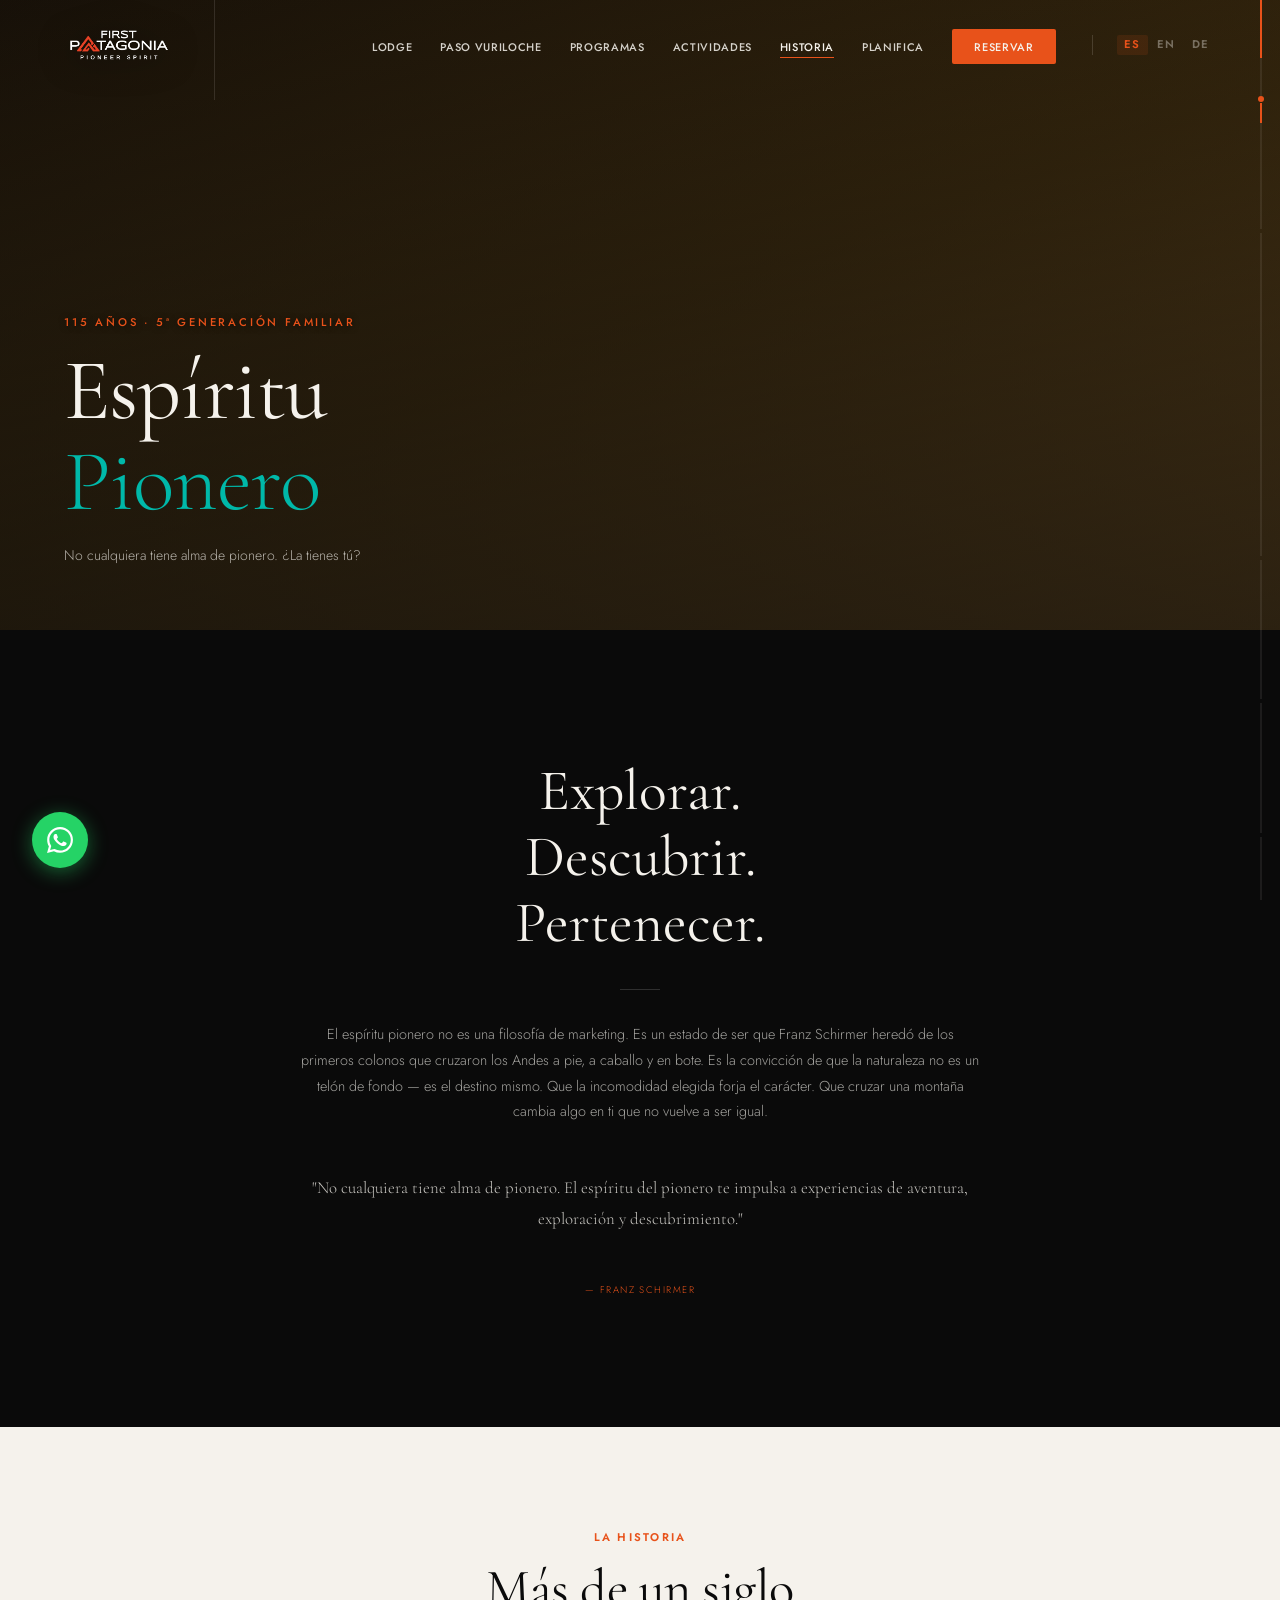
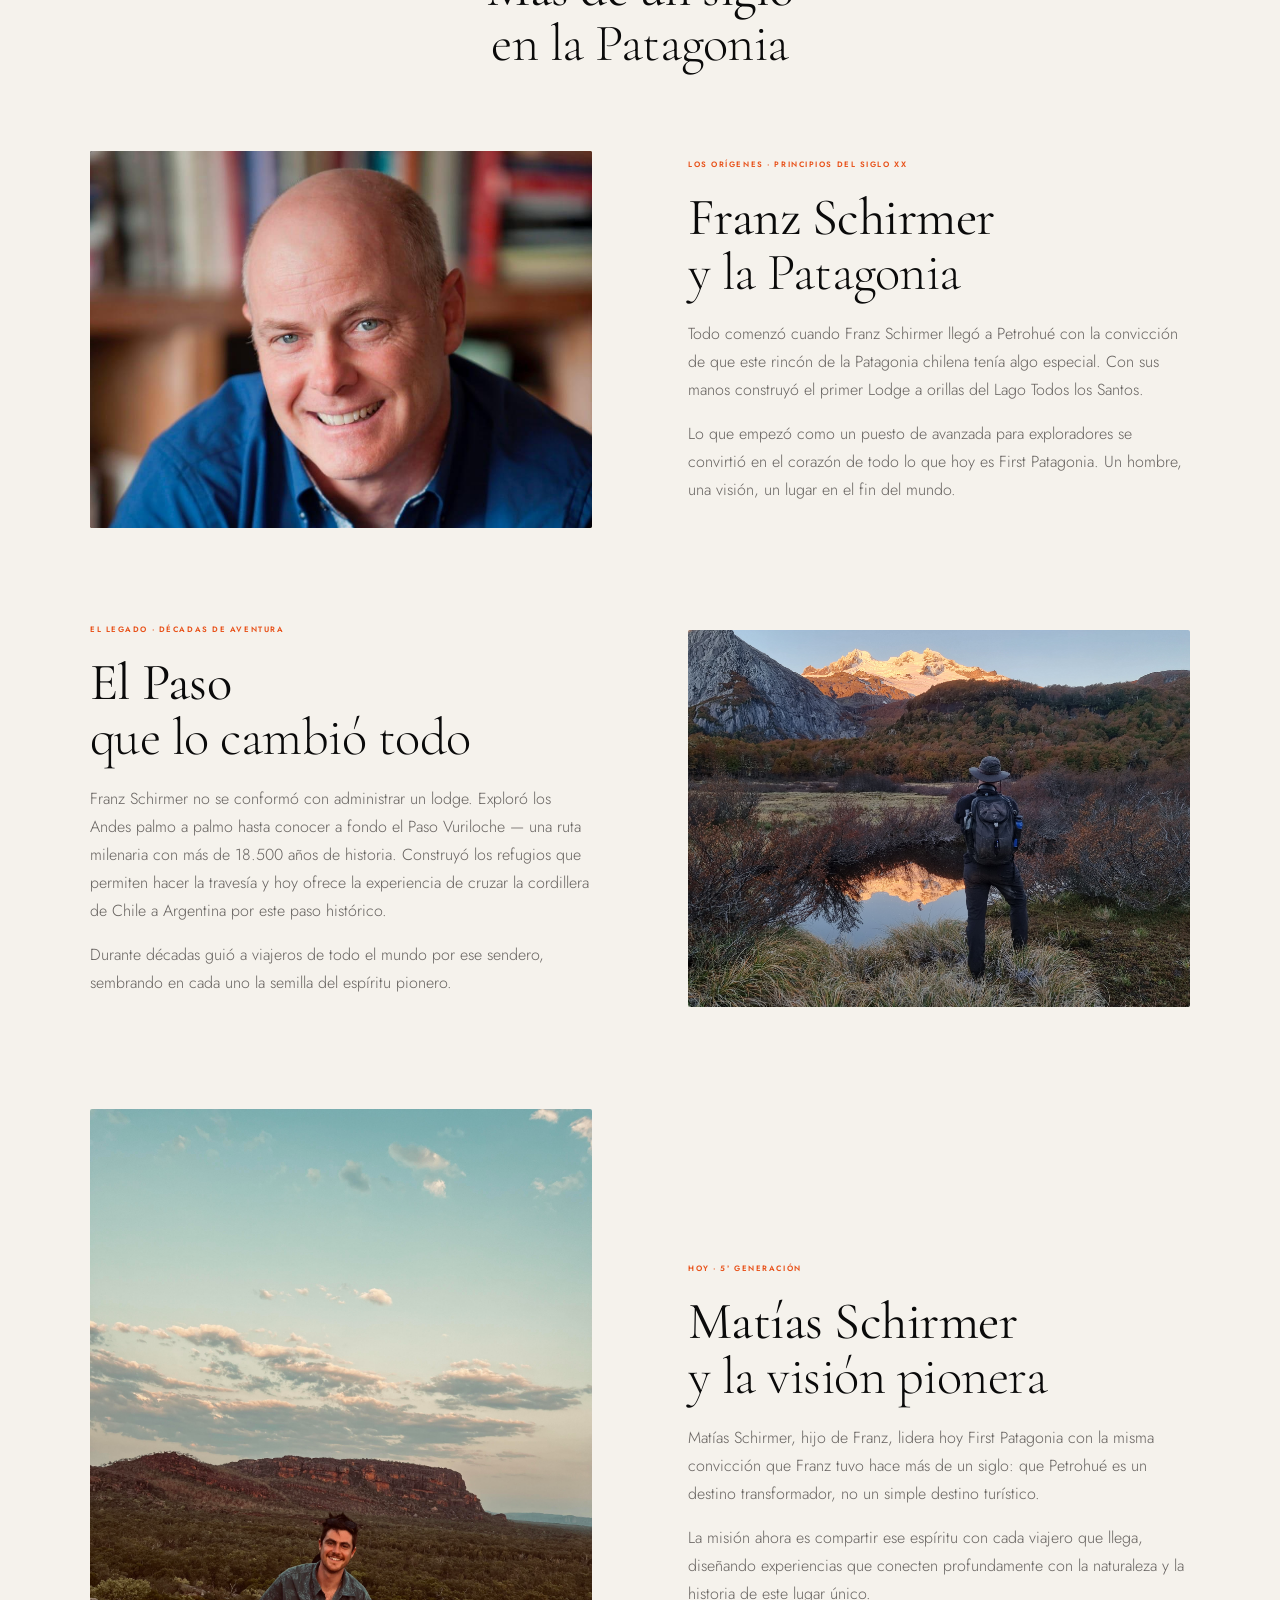
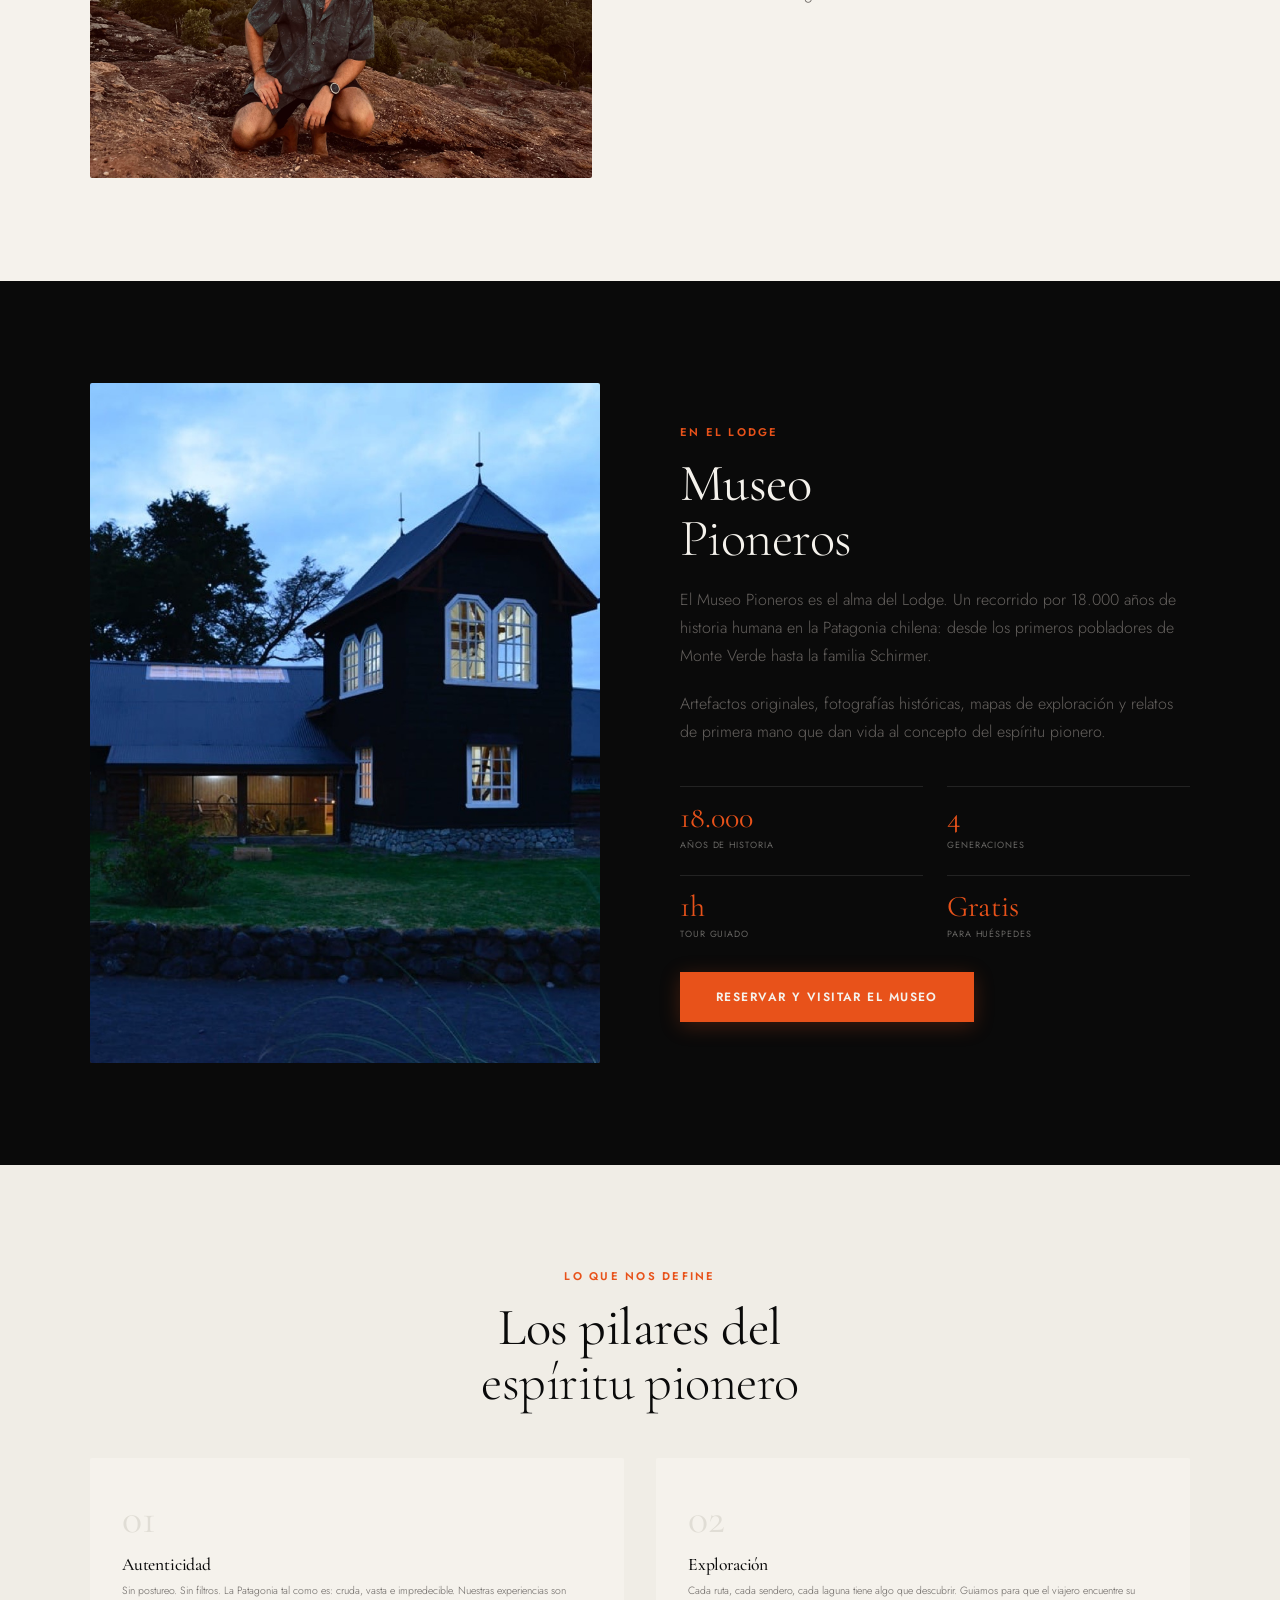
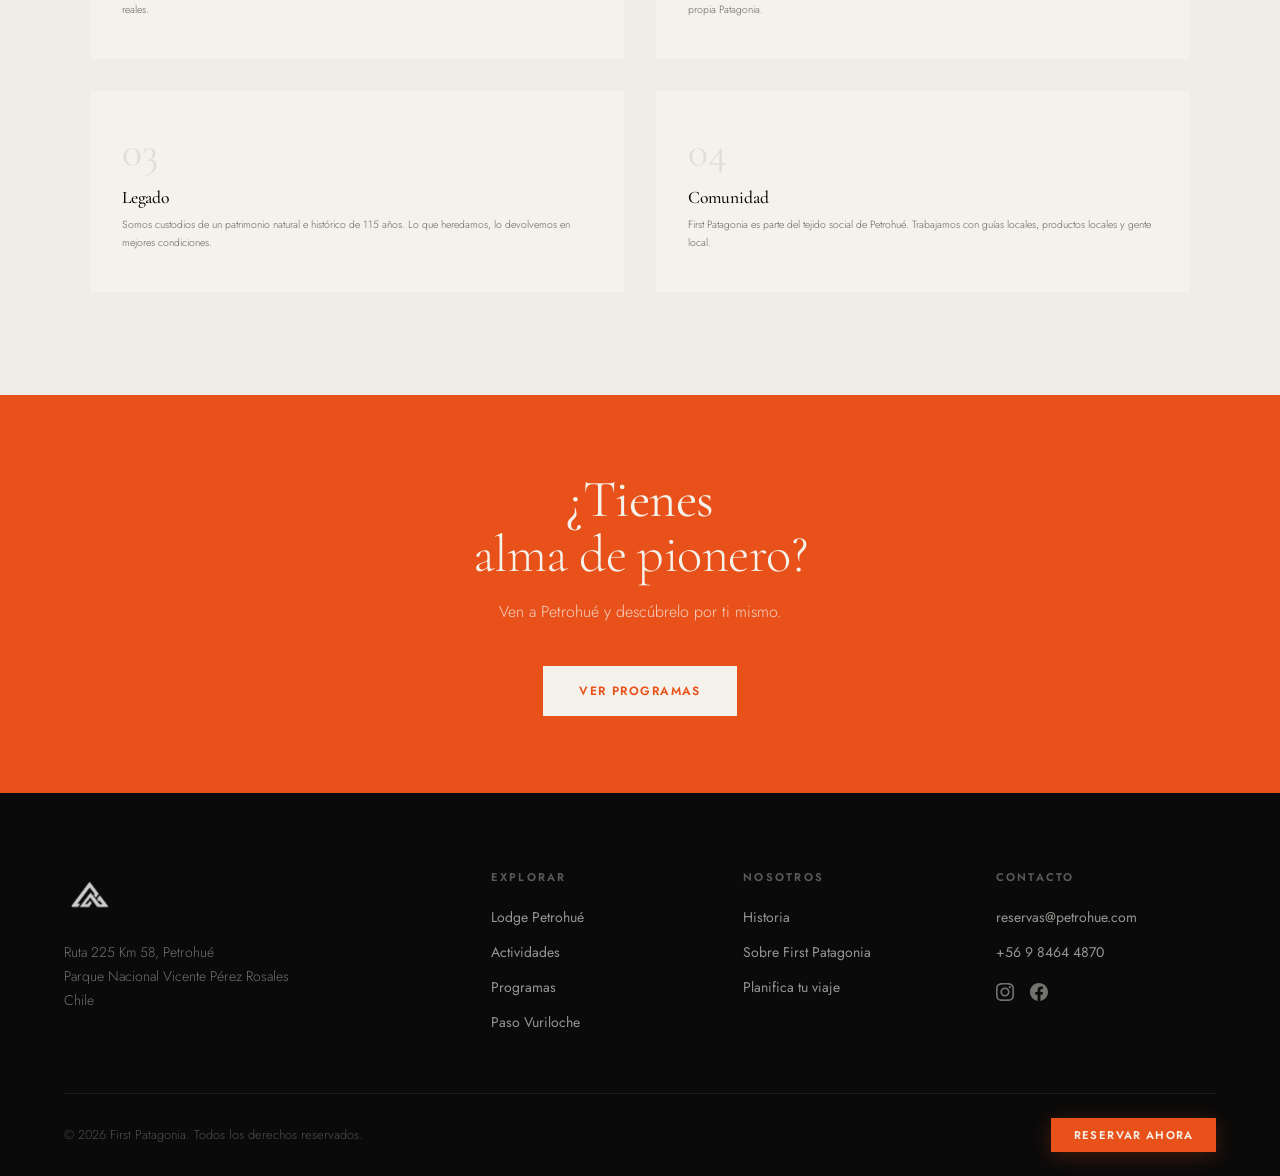
<file: espiritupionero.html>
<!DOCTYPE html>
<html lang="es">
<head>
  <meta charset="UTF-8">
<!-- Google Tag Manager -->
<script>(function(w,d,s,l,i){w[l]=w[l]||[];w[l].push({'gtm.start':
new Date().getTime(),event:'gtm.js'});var f=d.getElementsByTagName(s)[0],
j=d.createElement(s),dl=l!='dataLayer'?'&l='+l:'';j.async=true;j.src=
'https://www.googletagmanager.com/gtm.js?id='+i+dl;f.parentNode.insertBefore(j,f);
})(window,document,'script','dataLayer','GTM-MBBW45BX');</script>
<!-- End Google Tag Manager -->
  <meta name="viewport" content="width=device-width, initial-scale=1.0">
  <title>Historia — First Patagonia</title>
  <meta name="description" content="115 años de historia familiar en la Patagonia chilena. Franz Schirmer y la 5ª generación que mantiene vivo el espíritu pionero en Petrohué.">
  <!-- Open Graph -->
  <meta property="og:type"        content="website">
  <meta property="og:title"       content="Historia — First Patagonia">
  <meta property="og:description" content="Más de 115 años de familia Schirmer en la Patagonia. Franz Schirmer abrió el Paso Vuriloche al turismo en 1998. Conoce el Museo Pioneros.">
  <meta property="og:image"       content="https://www.petrohue.com/assets/act-heli.jpg">
  <meta name="twitter:card"       content="summary_large_image">
  <link rel="preconnect" href="https://fonts.googleapis.com">
  <link rel="preconnect" href="https://fonts.gstatic.com" crossorigin>
  <link href="https://fonts.googleapis.com/css2?family=Cormorant+Garamond:ital,wght@0,300;0,400;0,500;0,600;1,300;1,400;1,500&family=Jost:wght@300;400;500;600&display=swap" rel="stylesheet">
  <link rel="stylesheet" href="css/style.css">
  <script>document.documentElement.classList.add('i18n-loading');</script>
  <style>
    .manifesto {
      background: var(--black);
      padding: clamp(5rem,10vw,10rem) clamp(1.5rem,5vw,4rem);
      text-align: center;
    }
    .manifesto__inner { max-width: 860px; margin: 0 auto; }
    .manifesto__word {
      font-family: var(--font-serif);
      font-size: clamp(1.875rem, 4.5vw, 3.75rem);
      font-weight: 400;
      color: var(--white);
      display: block;
      line-height: 1.15;
      opacity: 0;
      transform: translateY(20px);
      transition: opacity 0.6s ease, transform 0.6s ease;
    }
    .manifesto__word.visible { opacity: 1; transform: translateY(0); }
    .manifesto__word em { color: var(--orange); font-style: italic; }
    .manifesto__divider {
      width: 40px; height: 1px;
      background: rgba(255,255,255,0.15);
      margin: 2rem auto;
    }
    .manifesto__body {
      font-size: clamp(0.75rem, 1.125vw, 0.9rem);
      line-height: 1.8;
      color: rgba(245,242,236,0.65);
      max-width: 680px;
      margin: 0 auto 3rem;
    }

    .history-section {
      background: var(--white);
      padding: clamp(4rem,8vw,8rem) clamp(1.5rem,5vw,4rem);
    }
    .history-grid {
      display: grid;
      grid-template-columns: 1fr 1fr;
      gap: 6rem;
      align-items: center;
      max-width: 1100px;
      margin: 0 auto;
    }
    .history-grid + .history-grid { margin-top: 6rem; }
    .history-media {
      aspect-ratio: 4/3;
      background-size: cover;
      background-position: center;
      border-radius: var(--radius);
      overflow: hidden;
      position: relative;
    }
    .history-media img { width:100%; height:100%; object-fit:cover; }
    .history-media--1 { background: linear-gradient(135deg, #1a1208, #6b4c1e); }
    .history-media--2 { background: linear-gradient(135deg, #0d2b3e, #2980b9); }
    .history-media--3 { background: linear-gradient(135deg, #1a2e1a, #4a7a4a); }
    .history-text span {
      font-size: 0.4875rem; font-weight: 600; letter-spacing: 0.2em;
      text-transform: uppercase; color: var(--orange);
      display: block; margin-bottom: 1.25rem;
    }
    .history-text h2 { color: var(--black); margin-bottom: 1.25rem; }
    .history-text p  { margin-bottom: 1rem; }

    .museum-section {
      background: var(--black);
      padding: clamp(4rem,8vw,8rem) clamp(1.5rem,5vw,4rem);
    }
    .museum-inner {
      max-width: 1100px; margin: 0 auto;
      display: grid; grid-template-columns: 1fr 1fr;
      gap: 5rem; align-items: center;
    }
    .museum-media {
      aspect-ratio: 3/4;
      background: linear-gradient(160deg, #1a1208, #3d2b0d, #6b4c1e);
      border-radius: var(--radius);
      overflow: hidden; position: relative;
    }
    .museum-media img { width:100%; height:100%; object-fit:cover; position:absolute; inset:0; }
    .museum-text h2 { color: var(--white); margin-bottom: 1.25rem; }
    .museum-text p  { margin-bottom: 1.25rem; }
    .museum-stats {
      display: grid; grid-template-columns: 1fr 1fr;
      gap: 1.5rem; margin-top: 2.5rem;
    }
    .museum-stat { border-top: 1px solid rgba(255,255,255,0.1); padding-top: 1rem; }
    .museum-stat__value {
      font-family: var(--font-serif);
      font-size: 1.875rem; font-weight: 400;
      color: var(--orange); display: block; line-height: 1;
    }
    .museum-stat__label {
      font-size: 0.5625rem; letter-spacing: 0.1em; text-transform: uppercase;
      color: rgba(245,242,236,0.4); display: block; margin-top: 0.3rem;
    }

    .values-section {
      background: var(--gray-100);
      padding: clamp(4rem,8vw,8rem) clamp(1.5rem,5vw,4rem);
    }
    .values-grid {
      display: grid;
      grid-template-columns: repeat(2, 1fr);
      gap: 2rem;
      max-width: 1100px; margin: 3rem auto 0;
    }
    .value-card {
      padding: 2.5rem 2rem;
      background: var(--white);
      border-radius: var(--radius);
    }
    .value-card__num {
      font-family: var(--font-serif);
      font-size: 2.625rem; font-weight: 400;
      color: var(--gray-200); line-height: 1;
      margin-bottom: 1rem;
    }
    .value-card h4 { color: var(--black); margin-bottom: 0.5rem; }
    .value-card p  { font-size: 0.6562rem; }

    @media (max-width: 768px) {
      .history-grid { grid-template-columns: 1fr; gap: 3rem; }
      .museum-inner { grid-template-columns: 1fr; gap: 3rem; }
      .museum-media { aspect-ratio: 4/3; }
    }
  </style>
</head>
<body>
<!-- Google Tag Manager (noscript) -->
<noscript><iframe src="https://www.googletagmanager.com/ns.html?id=GTM-MBBW45BX"
height="0" width="0" style="display:none;visibility:hidden"></iframe></noscript>
<!-- End Google Tag Manager (noscript) -->

  <nav class="nav" id="nav">
    <a href="index.html" class="nav__logo">
      <img src="Logos/First Patagonia 2 transparent.png" alt="First Patagonia">
    </a>
    <button class="nav__toggle" id="navToggle" aria-label="Abrir menú">
      <span></span><span></span><span></span>
    </button>
    <ul class="nav__links" id="navLinks">
      <li><a href="lodge.html" data-i18n="nav.lodge">Lodge</a></li>
      <li><a href="paso-vuriloche.html" data-i18n="nav.paso">Paso Vuriloche</a></li>
      <li><a href="programas.html" data-i18n="nav.prog">Programas</a></li>
      <li><a href="actividades.html" data-i18n="nav.act">Actividades</a></li>
      <li><a href="espiritupionero.html" data-i18n="nav.pioneer">Historia</a></li>
      <li><a href="planifica.html" data-i18n="nav.plan">Planifica</a></li>
      <li>
        <a href="https://reservation.gofeels.com/es/reservation/?CLP&token=c1b1d4d2-d466-4219-bd31-54ea0eeb95b7&rooms"
           class="nav__cta" target="_blank" rel="noopener" data-i18n="nav.book">Reservar</a>
      </li>
    </ul>
  </nav>

  <!-- HERO -->
  <section class="page-hero page-hero--pioneer">
    <div class="page-hero__media">
      <!-- IMAGEN: <img src="assets/pionero-hero.jpg" alt="Franz Schirmer Pionero"> -->
    </div>
    <div class="page-hero__overlay"></div>
    <div class="page-hero__content">
      <span class="page-hero__label" data-i18n="epic.hero.label">115 años · 5ª generación familiar</span>
      <h1 class="page-hero__title" data-i18n-html="epic.hero.title">Espíritu<br><em>Pionero</em></h1>
      <p class="page-hero__subtitle" data-i18n="epic.hero.sub">No cualquiera tiene alma de pionero. ¿La tienes tú?</p>
    </div>
  </section>

  <!-- MANIFESTO -->
  <section class="manifesto">
    <div class="manifesto__inner">
      <span class="manifesto__word fade-up" data-i18n="epic.manifesto.w1">Explorar.</span>
      <span class="manifesto__word fade-up" data-i18n="epic.manifesto.w2">Descubrir.</span>
      <span class="manifesto__word fade-up" data-i18n="epic.manifesto.w3">Pertenecer.</span>
      <div class="manifesto__divider"></div>
      <p class="manifesto__body fade-up" data-i18n="epic.manifesto.p1">
        El espíritu pionero no es una filosofía de marketing. Es un estado de ser que Franz Schirmer heredó de los primeros colonos que cruzaron los Andes a pie, a caballo y en bote. Es la convicción de que la naturaleza no es un telón de fondo — es el destino mismo. Que la incomodidad elegida forja el carácter. Que cruzar una montaña cambia algo en ti que no vuelve a ser igual.
      </p>
      <p class="manifesto__body fade-up" style="font-family: var(--font-serif); font-size: clamp(0.825rem, 1.5vw, 1.05rem); color: rgba(245,242,236,0.8);" data-i18n="epic.manifesto.p2">
        "No cualquiera tiene alma de pionero. El espíritu del pionero te impulsa a experiencias de aventura, exploración y descubrimiento."
      </p>
      <p style="font-size: 0.6rem;letter-spacing:0.15em;text-transform:uppercase;color:var(--orange);margin-top:1.5rem;" data-i18n="epic.manifesto.attr">— Franz Schirmer</p>
    </div>
  </section>

  <!-- HISTORIA -->
  <section class="history-section">
    <div style="max-width:1100px;margin:0 auto;">
      <div style="text-align:center;margin-bottom:5rem;">
        <span class="section__label" data-i18n="epic.hist.label">La historia</span>
        <h2 style="color:var(--black);" data-i18n-html="epic.hist.title">Más de un siglo<br><em>en la Patagonia</em></h2>
      </div>

      <div class="history-grid fade-up">
        <div class="history-media history-media--1">
          <img src="assets/Papa.jpeg" alt="Franz Schirmer" style="object-position:center top;">
        </div>
        <div class="history-text">
          <span data-i18n="epic.hist1.span">Los orígenes · Principios del siglo XX</span>
          <h2 data-i18n-html="epic.hist1.title">Franz Schirmer<br><em>y la Patagonia</em></h2>
          <p data-i18n="epic.hist1.p1">Todo comenzó cuando Franz Schirmer llegó a Petrohué con la convicción de que este rincón de la Patagonia chilena tenía algo especial. Con sus manos construyó el primer Lodge a orillas del Lago Todos los Santos.</p>
          <p data-i18n="epic.hist1.p2">Lo que empezó como un puesto de avanzada para exploradores se convirtió en el corazón de todo lo que hoy es First Patagonia. Un hombre, una visión, un lugar en el fin del mundo.</p>
        </div>
      </div>

      <div class="history-grid fade-up" style="margin-top:6rem;">
        <div class="history-text" style="order:1;">
          <span data-i18n="epic.hist2.span">El legado · Décadas de aventura</span>
          <h2 data-i18n-html="epic.hist2.title">El Paso<br><em>que lo cambió todo</em></h2>
          <p data-i18n="epic.hist2.p1">Franz Schirmer no se conformó con administrar un lodge. Exploró los Andes palmo a palmo hasta conocer a fondo el Paso Vuriloche — una ruta milenaria con más de 18.500 años de historia. Construyó los refugios que permiten hacer la travesía y hoy ofrece la experiencia de cruzar la cordillera de Chile a Argentina por este paso histórico.</p>
          <p data-i18n="epic.hist2.p2">Durante décadas guió a viajeros de todo el mundo por ese sendero, sembrando en cada uno la semilla del espíritu pionero.</p>
        </div>
        <div class="history-media history-media--2" style="order:2;">
          <img src="assets/Histroia.JPG" alt="Paso Vuriloche historia">
        </div>
      </div>

      <div class="history-grid fade-up" style="margin-top:6rem;">
        <div class="history-media history-media--3" style="aspect-ratio: unset; height: auto;">
          <img src="assets/Matias S..jpg" alt="Matías Schirmer" style="position:static; width:100%; height:auto; object-fit:unset;">
        </div>
        <div class="history-text">
          <span data-i18n="epic.hist3.span">Hoy · 5ª generación</span>
          <h2 data-i18n-html="epic.hist3.title">Matías Schirmer<br><em>y la visión pionera</em></h2>
          <p data-i18n="epic.hist3.p1">Matías Schirmer, hijo de Franz, lidera hoy First Patagonia con la misma convicción que Franz tuvo hace más de un siglo: que Petrohué es un destino transformador, no un simple destino turístico.</p>
          <p data-i18n="epic.hist3.p2">La misión ahora es compartir ese espíritu con cada viajero que llega, diseñando experiencias que conecten profundamente con la naturaleza y la historia de este lugar único.</p>
        </div>
      </div>
    </div>
  </section>

  <!-- MUSEO PIONEROS -->
  <section class="museum-section" id="museo">
    <div class="museum-inner">
      <div class="museum-media">
        <img src="assets/museo-pioneros.jpg" alt="Museo Pioneros">
      </div>
      <div class="museum-text">
        <span class="section__label" data-i18n="epic.mus.label">En el Lodge</span>
        <h2 data-i18n-html="epic.mus.title">Museo<br><em>Pioneros</em></h2>
        <p data-i18n="epic.mus.p1">El Museo Pioneros es el alma del Lodge. Un recorrido por 18.000 años de historia humana en la Patagonia chilena: desde los primeros pobladores de Monte Verde hasta la familia Schirmer.</p>
        <p data-i18n="epic.mus.p2">Artefactos originales, fotografías históricas, mapas de exploración y relatos de primera mano que dan vida al concepto del espíritu pionero.</p>
        <div class="museum-stats">
          <div class="museum-stat">
            <span class="museum-stat__value">18.000</span>
            <span class="museum-stat__label" data-i18n="epic.mus.stat1">Años de historia</span>
          </div>
          <div class="museum-stat">
            <span class="museum-stat__value">4</span>
            <span class="museum-stat__label" data-i18n="epic.mus.stat2">Generaciones</span>
          </div>
          <div class="museum-stat">
            <span class="museum-stat__value">1h</span>
            <span class="museum-stat__label" data-i18n="epic.mus.stat3">Tour guiado</span>
          </div>
          <div class="museum-stat">
            <span class="museum-stat__value" data-i18n="epic.mus.stat4.val">Gratis</span>
            <span class="museum-stat__label" data-i18n="epic.mus.stat4">Para huéspedes</span>
          </div>
        </div>
        <a href="https://reservation.gofeels.com/es/reservation/?CLP&token=c1b1d4d2-d466-4219-bd31-54ea0eeb95b7&rooms"
           class="btn btn--orange" target="_blank" rel="noopener" style="margin-top:2rem;" data-i18n="epic.mus.btn">Reservar y visitar el museo</a>
      </div>
    </div>
  </section>

  <!-- VALORES -->
  <section class="values-section">
    <div class="section__inner">
      <div style="text-align:center;max-width:560px;margin:0 auto;">
        <span class="section__label" data-i18n="epic.val.label">Lo que nos define</span>
        <h2 style="color:var(--black);" data-i18n-html="epic.val.title">Los pilares del<br><em>espíritu pionero</em></h2>
      </div>
      <div class="values-grid">
        <div class="value-card fade-up">
          <div class="value-card__num">01</div>
          <h4 data-i18n="epic.val1.h">Autenticidad</h4>
          <p data-i18n="epic.val1.p">Sin postureo. Sin filtros. La Patagonia tal como es: cruda, vasta e impredecible. Nuestras experiencias son reales.</p>
        </div>
        <div class="value-card fade-up">
          <div class="value-card__num">02</div>
          <h4 data-i18n="epic.val2.h">Exploración</h4>
          <p data-i18n="epic.val2.p">Cada ruta, cada sendero, cada laguna tiene algo que descubrir. Guiamos para que el viajero encuentre su propia Patagonia.</p>
        </div>
        <div class="value-card fade-up">
          <div class="value-card__num">03</div>
          <h4 data-i18n="epic.val3.h">Legado</h4>
          <p data-i18n="epic.val3.p">Somos custodios de un patrimonio natural e histórico de 115 años. Lo que heredamos, lo devolvemos en mejores condiciones.</p>
        </div>
        <div class="value-card fade-up">
          <div class="value-card__num">04</div>
          <h4 data-i18n="epic.val4.h">Comunidad</h4>
          <p data-i18n="epic.val4.p">First Patagonia es parte del tejido social de Petrohué. Trabajamos con guías locales, productos locales y gente local.</p>
        </div>
      </div>
    </div>
  </section>

  <!-- BOOKING BANNER -->
  <section class="booking-banner">
    <h2 data-i18n-html="epic.booking.title">¿Tienes<br><em>alma de pionero?</em></h2>
    <p data-i18n="epic.booking.desc">Ven a Petrohué y descúbrelo por ti mismo.</p>
    <a href="programas.html" class="btn btn--light" data-i18n="epic.booking.btn">Ver programas</a>
  </section>

  <footer class="footer">
    <div class="container">
      <div class="footer__top">
        <div class="footer__brand">
          <img src="Logos/Logo First Patagonia.png" alt="First Patagonia" class="footer__logo">
          <p data-i18n-html="footer.addr">Ruta 225 Km 58, Petrohué<br>Parque Nacional Vicente Pérez Rosales<br>Chile</p>
        </div>
        <nav class="footer__nav">
          <div class="footer__col">
            <h5 data-i18n="footer.explore">Explorar</h5>
            <ul>
              <li><a href="lodge.html" data-i18n="footer.lodge">Lodge Petrohué</a></li>
              <li><a href="actividades.html" data-i18n="nav.act">Actividades</a></li>
              <li><a href="programas.html" data-i18n="nav.prog">Programas</a></li>
              <li><a href="paso-vuriloche.html" data-i18n="footer.paso">Paso Vuriloche</a></li>
            </ul>
          </div>
          <div class="footer__col">
            <h5 data-i18n="footer.us">Nosotros</h5>
            <ul>
              <li><a href="espiritupionero.html" data-i18n="footer.pioneer">Historia</a></li>
              <li><a href="sobre.html" data-i18n="footer.about">Sobre First Patagonia</a></li>
              <li><a href="planifica.html" data-i18n="footer.plan">Planifica tu viaje</a></li>
            </ul>
          </div>
          <div class="footer__col">
            <h5 data-i18n="footer.contact">Contacto</h5>
            <ul>
              <li><a href="mailto:reservas@petrohue.com">reservas@petrohue.com</a></li>
              <li><a href="tel:+56984644870">+56 9 8464 4870</a></li>
            </ul>
            <div class="footer__social">
              <a href="https://www.instagram.com/petrohuelodge/" target="_blank" rel="noopener" aria-label="Instagram">
                <svg width="18" height="18" viewBox="0 0 24 24" fill="currentColor"><path d="M12 2.163c3.204 0 3.584.012 4.85.07 3.252.148 4.771 1.691 4.919 4.919.058 1.265.069 1.645.069 4.849 0 3.205-.012 3.584-.069 4.849-.149 3.225-1.664 4.771-4.919 4.919-1.266.058-1.644.07-4.85.07-3.204 0-3.584-.012-4.849-.07-3.26-.149-4.771-1.699-4.919-4.92-.058-1.265-.07-1.644-.07-4.849 0-3.204.013-3.583.07-4.849.149-3.227 1.664-4.771 4.919-4.919 1.266-.057 1.645-.069 4.849-.069zm0-2.163c-3.259 0-3.667.014-4.947.072-4.358.2-6.78 2.618-6.98 6.98-.059 1.281-.073 1.689-.073 4.948 0 3.259.014 3.668.072 4.948.2 4.358 2.618 6.78 6.98 6.98 1.281.058 1.689.072 4.948.072 3.259 0 3.668-.014 4.948-.072 4.354-.2 6.782-2.618 6.979-6.98.059-1.28.073-1.689.073-4.948 0-3.259-.014-3.667-.072-4.947-.196-4.354-2.617-6.78-6.979-6.98-1.281-.059-1.69-.073-4.949-.073zm0 5.838c-3.403 0-6.162 2.759-6.162 6.162s2.759 6.163 6.162 6.163 6.162-2.759 6.162-6.163c0-3.403-2.759-6.162-6.162-6.162zm0 10.162c-2.209 0-4-1.79-4-4 0-2.209 1.791-4 4-4s4 1.791 4 4c0 2.21-1.791 4-4 4zm6.406-11.845c-.796 0-1.441.645-1.441 1.44s.645 1.44 1.441 1.44c.795 0 1.439-.645 1.439-1.44s-.644-1.44-1.439-1.44z"/></svg>
              </a>
              <a href="https://www.facebook.com/petrohuechile/" target="_blank" rel="noopener" aria-label="Facebook">
                <svg width="18" height="18" viewBox="0 0 24 24" fill="currentColor"><path d="M24 12.073c0-6.627-5.373-12-12-12s-12 5.373-12 12c0 5.99 4.388 10.954 10.125 11.854v-8.385H7.078v-3.47h3.047V9.43c0-3.007 1.792-4.669 4.533-4.669 1.312 0 2.686.235 2.686.235v2.953H15.83c-1.491 0-1.956.925-1.956 1.874v2.25h3.328l-.532 3.47h-2.796v8.385C19.612 23.027 24 18.062 24 12.073z"/></svg>
              </a>
            </div>
          </div>
        </nav>
      </div>
      <div class="footer__bottom">
        <p data-i18n="footer.copy">© 2025 First Patagonia. Todos los derechos reservados.</p>
        <a href="https://reservation.gofeels.com/es/reservation/?CLP&token=c1b1d4d2-d466-4219-bd31-54ea0eeb95b7&rooms"
           class="btn btn--sm btn--orange" target="_blank" rel="noopener" data-i18n="footer.book">Reservar ahora</a>
      </div>
    </div>
  </footer>

  <script src="js/i18n.js"></script>
  <script src="js/main.js"></script>
</body>
</html>
</file>
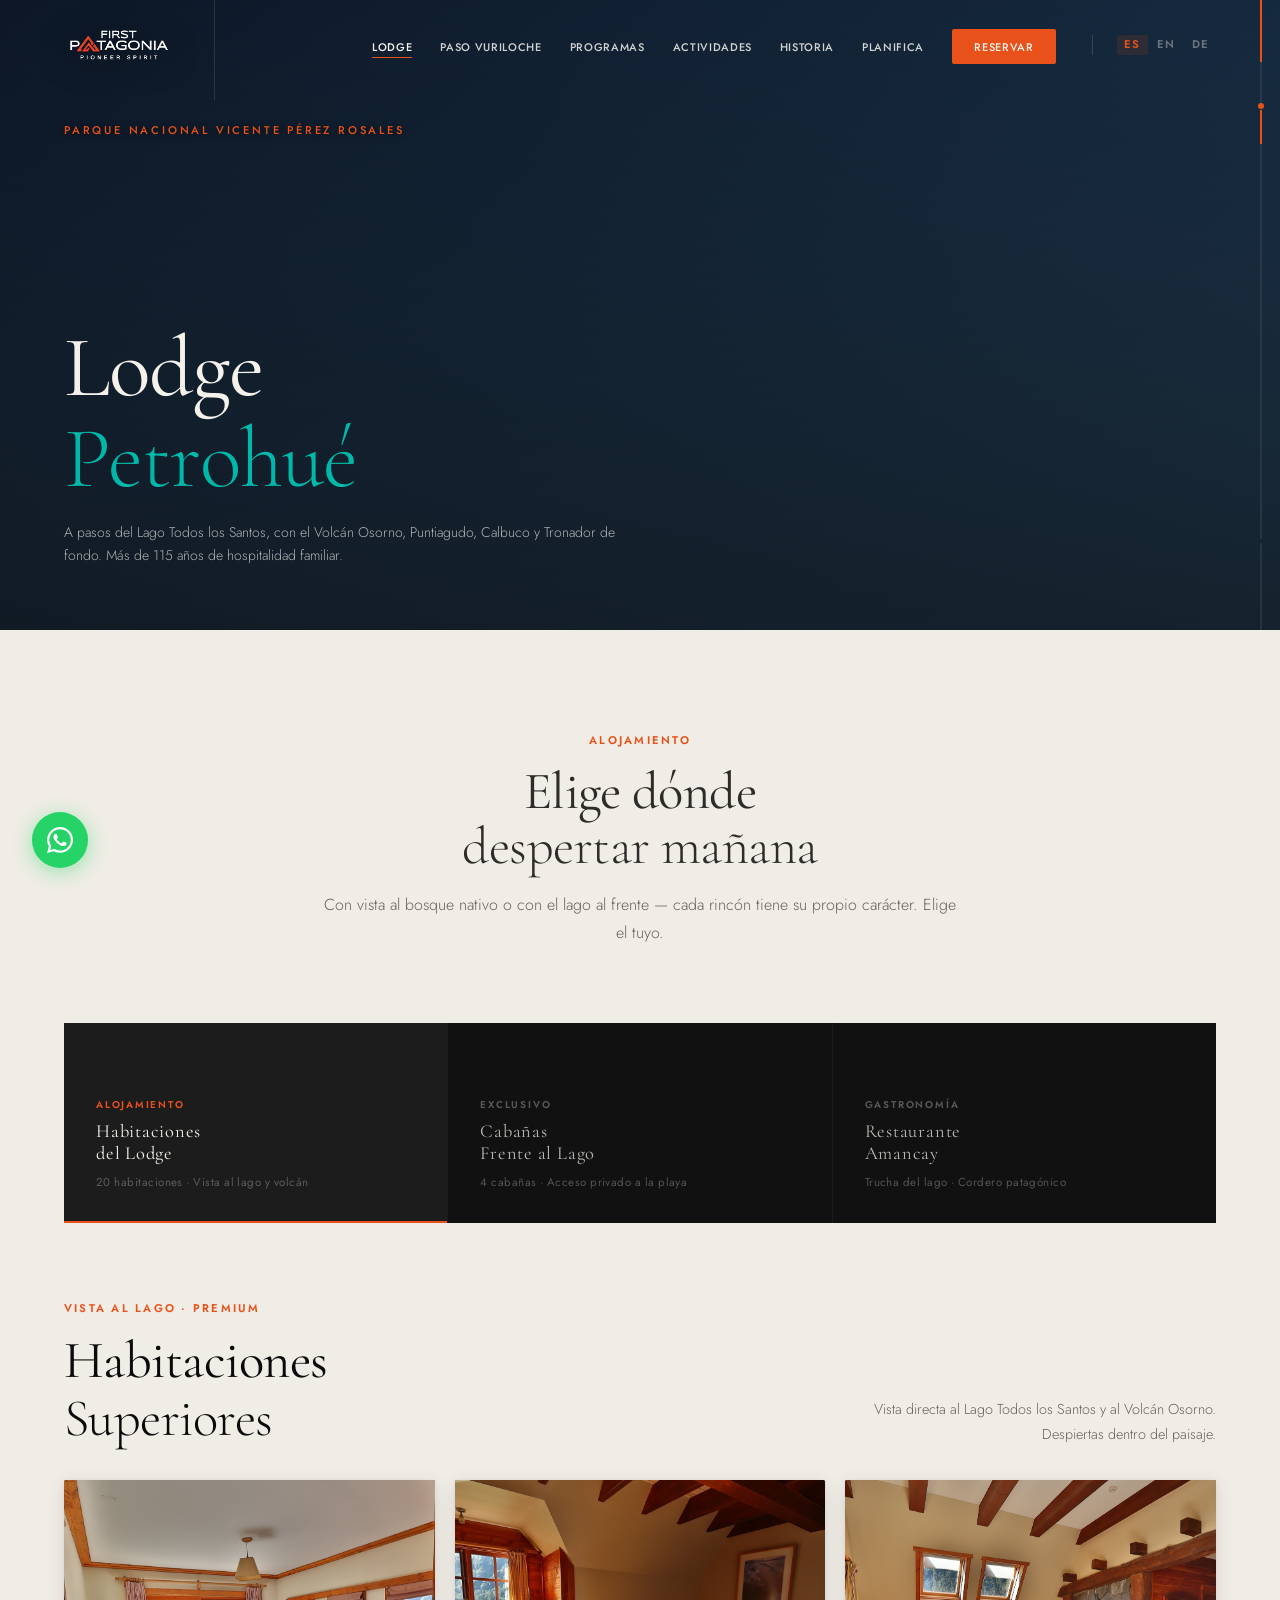
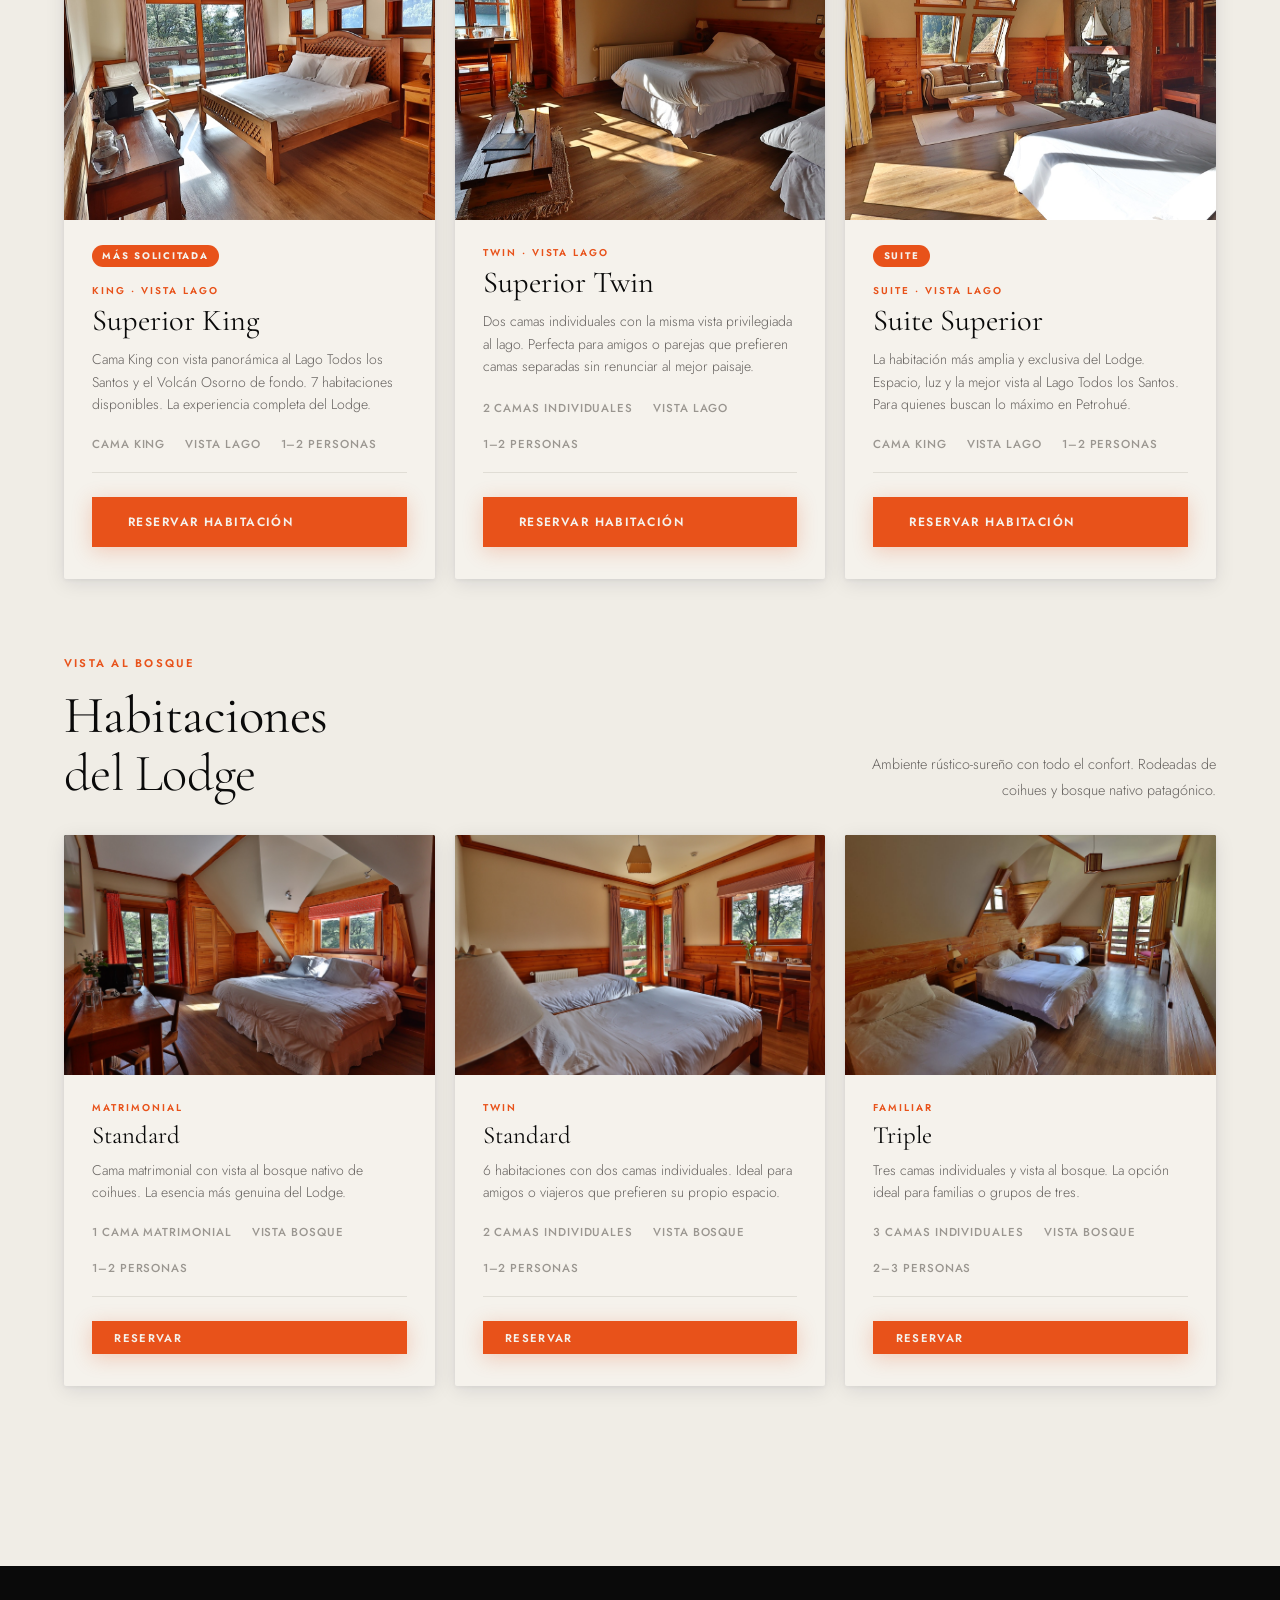
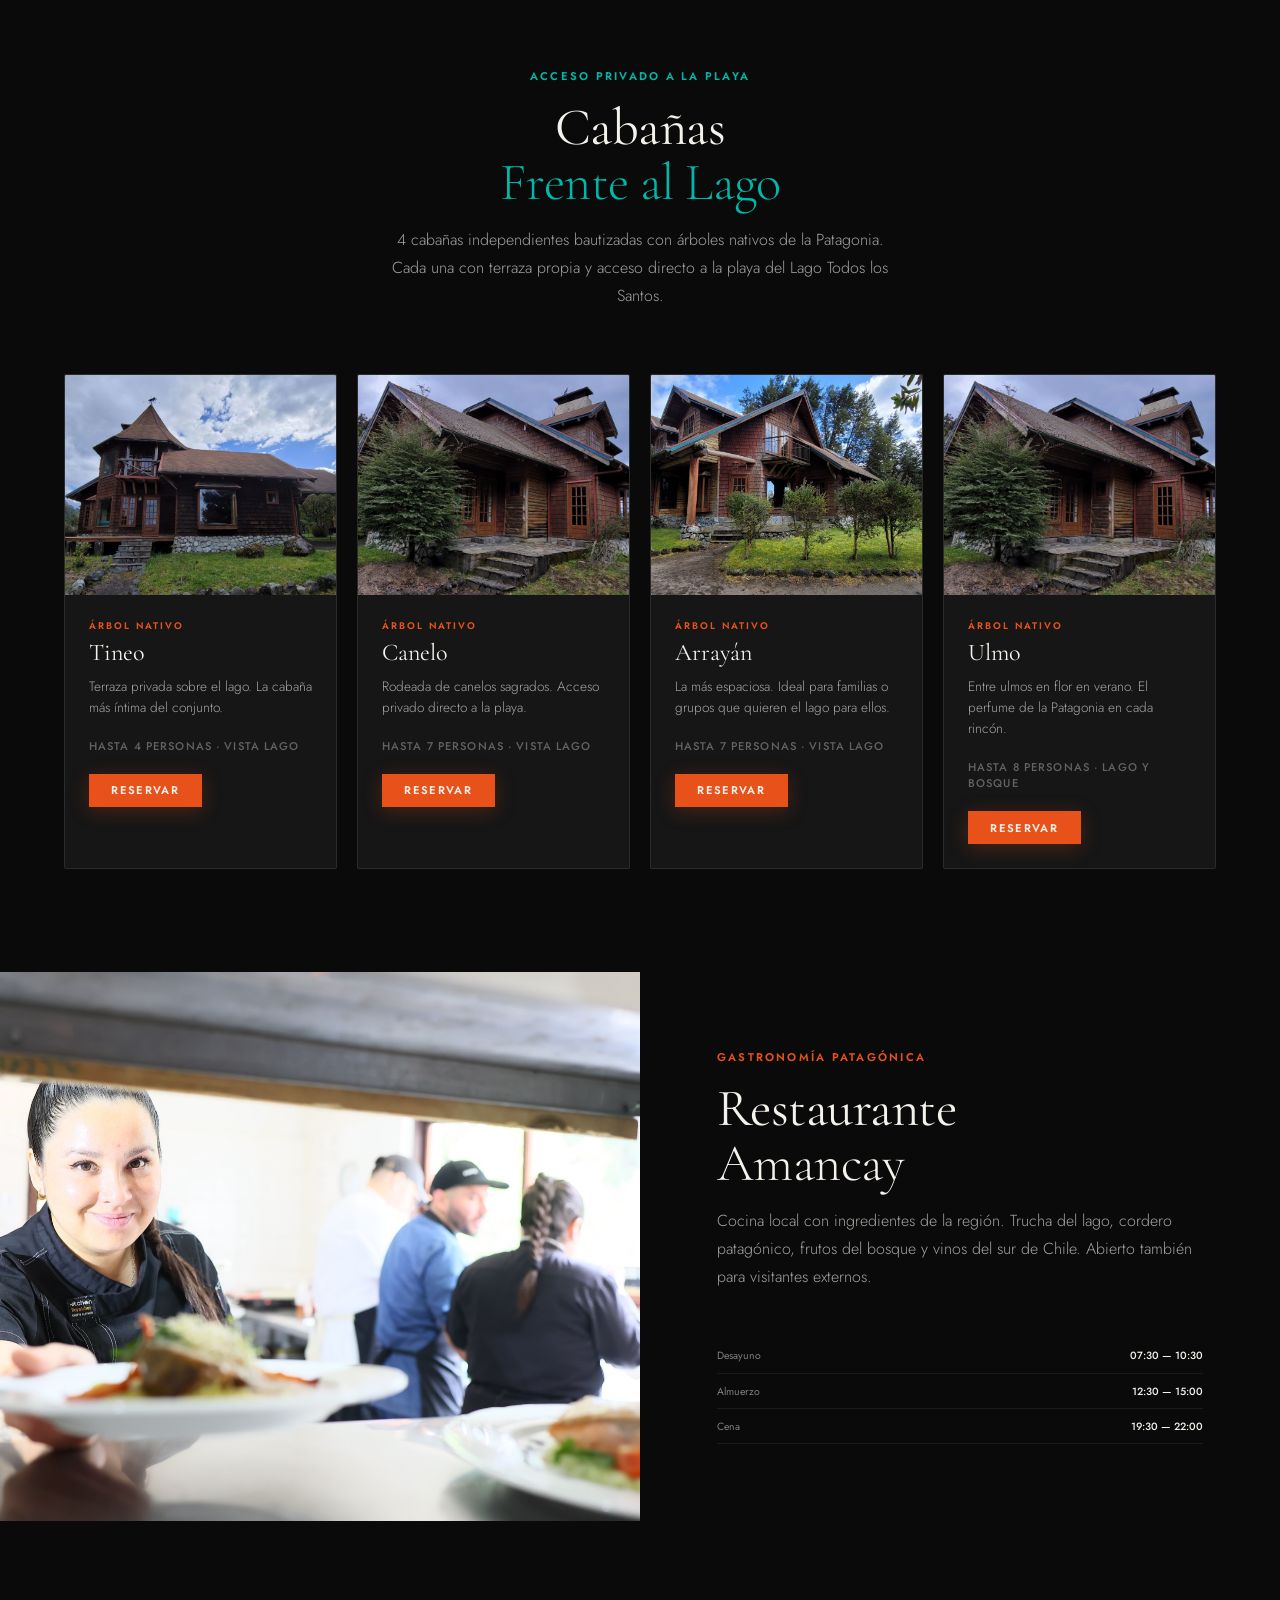
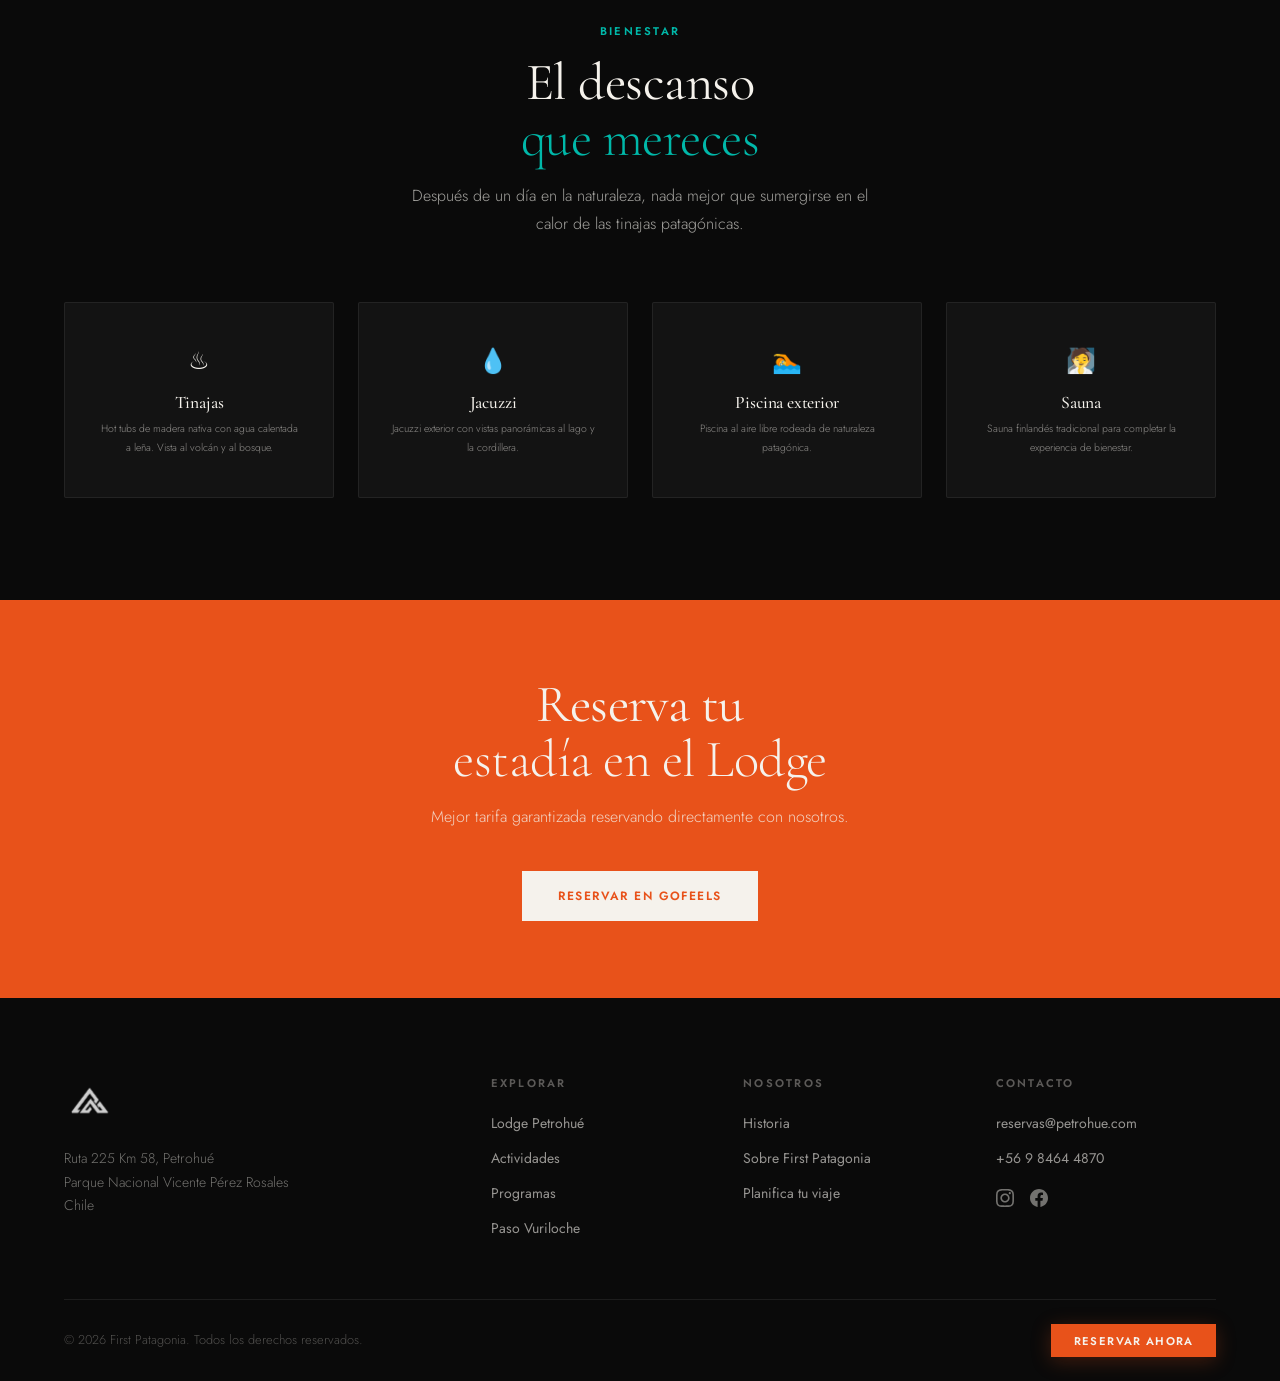
<file: lodge.html>
<!DOCTYPE html>
<html lang="es">
<head>
  <meta charset="UTF-8">
<!-- Google Tag Manager -->
<script>(function(w,d,s,l,i){w[l]=w[l]||[];w[l].push({'gtm.start':
new Date().getTime(),event:'gtm.js'});var f=d.getElementsByTagName(s)[0],
j=d.createElement(s),dl=l!='dataLayer'?'&l='+l:'';j.async=true;j.src=
'https://www.googletagmanager.com/gtm.js?id='+i+dl;f.parentNode.insertBefore(j,f);
})(window,document,'script','dataLayer','GTM-MBBW45BX');</script>
<!-- End Google Tag Manager -->
  <meta name="viewport" content="width=device-width, initial-scale=1.0">
  <title>Lodge Petrohué — First Patagonia</title>
  <meta name="description" content="20 habitaciones y 4 cabañas lacustres a orillas del Lago Todos los Santos. Restaurante Amancay, tinajas, jacuzzi y spa en el Parque Nacional Vicente Pérez Rosales.">
  <!-- Open Graph -->
  <meta property="og:type"        content="website">
  <meta property="og:title"       content="Lodge Petrohué — First Patagonia">
  <meta property="og:description" content="Habitaciones y cabañas frente al lago en el corazón del Parque Nacional Vicente Pérez Rosales. Restaurante Amancay, tinajas y bienestar en la Patagonia.">
  <meta property="og:image"       content="https://www.petrohue.com/assets/act-heli.jpg">
  <meta name="twitter:card"       content="summary_large_image">
  <link rel="preconnect" href="https://fonts.googleapis.com">
  <link rel="preconnect" href="https://fonts.gstatic.com" crossorigin>
  <link href="https://fonts.googleapis.com/css2?family=Cormorant+Garamond:ital,wght@0,300;0,400;0,500;0,600;1,300;1,400;1,500&family=Jost:wght@300;400;500;600&display=swap" rel="stylesheet">
  <link rel="stylesheet" href="css/style.css">
  <script>document.documentElement.classList.add('i18n-loading');</script>
  <style>
    .amenities-grid {
      display: grid;
      grid-template-columns: repeat(auto-fill, minmax(200px, 1fr));
      gap: 1rem;
      margin-top: 2rem;
    }
    .amenity {
      display: flex;
      align-items: center;
      gap: 0.75rem;
      font-size: 0.675rem;
      color: var(--gray-600);
    }
    .amenity::before {
      content: '';
      width: 6px; height: 6px;
      border-radius: 50%;
      background: var(--orange);
      flex-shrink: 0;
    }
    .cabins-grid {
      display: grid;
      grid-template-columns: repeat(auto-fill, minmax(280px, 1fr));
      gap: 1.5rem;
    }
    .cabin-card {
      background: var(--black);
      overflow: hidden;
      border-radius: var(--radius);
      box-shadow: 0 6px 28px rgba(0,0,0,0.45), 0 1px 6px rgba(0,180,169,0.08);
      transition: transform 0.35s ease, box-shadow 0.35s ease;
    }
    .cabin-card:hover {
      transform: translateY(-8px);
      box-shadow: 0 32px 90px rgba(0,0,0,0.75), 0 8px 32px rgba(0,180,169,0.28);
    }
    .cabin-card__img {
      height: 260px;
      background-size: cover;
      background-position: center;
      position: relative;
      overflow: hidden;
    }
    .cabin-card__img img { width:100%; height:100%; object-fit:cover; position:absolute; inset:0; }
    .cabin-card__body { padding: 1.75rem; }
    .cabin-card__body h4 { color: var(--white); margin-bottom: 0.4rem; }
    .cabin-card__body p  { color: rgba(245,242,236,0.6); font-size: 0.6562rem; margin-bottom: 1.25rem; }
    .cabin-card__meta {
      display: flex; gap: 1.5rem; margin-bottom: 1.5rem;
    }
    .cabin-card__meta span {
      font-size: 0.5625rem; letter-spacing: 0.1em; text-transform: uppercase;
      color: rgba(245,242,236,0.4);
    }
    .cabin-card__meta strong {
      display: block; color: var(--white); font-size: 0.7125rem; letter-spacing: 0; text-transform: none;
    }
    .wellness-grid {
      display: grid;
      grid-template-columns: repeat(auto-fill, minmax(240px, 1fr));
      gap: 1.5rem;
    }
    .wellness-card {
      text-align: center;
      padding: 2.5rem 2rem;
      background: rgba(255,255,255,0.04);
      border: 1px solid rgba(255,255,255,0.07);
      border-radius: var(--radius);
      transition: background var(--transition);
    }
    .wellness-card:hover { background: rgba(255,255,255,0.07); }
    .wellness-card__icon { font-size: 1.5rem; margin-bottom: 1rem; }
    .wellness-card h4 { color: var(--white); margin-bottom: 0.5rem; }
    .wellness-card p  { font-size: 0.6562rem; color: rgba(245,242,236,0.55); }
    .restaurant-block {
      display: grid;
      grid-template-columns: 1fr 1fr;
      gap: 0;
      min-height: 520px;
    }
    .restaurant-block__media {
      background: linear-gradient(135deg, #2a1a0d 0%, #6b3a1a 60%, #8b5e3c 100%);
      position: relative;
      overflow: hidden;
    }
    .restaurant-block__media img {
      width:100%; height:100%; object-fit:cover; position:absolute; inset:0;
    }
    .restaurant-block__body {
      background: var(--black);
      padding: clamp(3rem, 6vw, 5rem);
      display: flex;
      flex-direction: column;
      justify-content: center;
    }
    .restaurant-block__body h2 { color: var(--white); margin-bottom: 1rem; }
    .restaurant-block__body p  { color: rgba(245,242,236,0.65); margin-bottom: 1.5rem; }
    .hours-list { margin-top: 1.5rem; }
    .hours-list li {
      display: flex;
      justify-content: space-between;
      padding: 0.6rem 0;
      border-bottom: 1px solid rgba(255,255,255,0.07);
      font-size: 0.6562rem;
    }
    .hours-list li span:first-child { color: rgba(245,242,236,0.5); }
    .hours-list li span:last-child  { color: var(--white); font-weight: 500; }
    @media (max-width: 768px) {
      .restaurant-block { grid-template-columns: 1fr; }
      .restaurant-block__media { min-height: 280px; }
    }
  </style>
</head>
<body>
<!-- Google Tag Manager (noscript) -->
<noscript><iframe src="https://www.googletagmanager.com/ns.html?id=GTM-MBBW45BX"
height="0" width="0" style="display:none;visibility:hidden"></iframe></noscript>
<!-- End Google Tag Manager (noscript) -->

  <nav class="nav" id="nav">
    <a href="index.html" class="nav__logo">
      <img src="Logos/First Patagonia 2 transparent.png" alt="First Patagonia">
    </a>
    <button class="nav__toggle" id="navToggle" aria-label="Abrir menú">
      <span></span><span></span><span></span>
    </button>
    <ul class="nav__links" id="navLinks">
      <li><a href="lodge.html" data-i18n="nav.lodge">Lodge</a></li>
      <li><a href="paso-vuriloche.html" data-i18n="nav.paso">Paso Vuriloche</a></li>
      <li><a href="programas.html" data-i18n="nav.prog">Programas</a></li>
      <li><a href="actividades.html" data-i18n="nav.act">Actividades</a></li>
      <li><a href="espiritupionero.html" data-i18n="nav.pioneer">Historia</a></li>
      <li><a href="planifica.html" data-i18n="nav.plan">Planifica</a></li>
      <li>
        <a href="https://reservation.gofeels.com/es/reservation/?CLP&token=c1b1d4d2-d466-4219-bd31-54ea0eeb95b7&rooms"
           class="nav__cta" target="_blank" rel="noopener" data-i18n="nav.book">Reservar</a>
      </li>
    </ul>
  </nav>

  <!-- HERO -->
  <section class="page-hero page-hero--lodge page-hero--video">
    <div class="page-hero__media">
      <video id="lodgeHeroVideo" muted playsinline preload="metadata" loop autoplay>
        <source src="assets/lodge.mp4" type="video/mp4">
      </video>
    </div>
    <div class="page-hero__overlay"></div>
    <span class="page-hero__label page-hero__label--top" data-i18n="lodge.hero.label">Parque Nacional Vicente Pérez Rosales</span>
    <div class="page-hero__content">
      <h1 class="page-hero__title" data-i18n-html="lodge.hero.title">Lodge<br><em>Petrohué</em></h1>
      <p class="page-hero__subtitle" data-i18n="lodge.hero.sub">A pasos del Lago Todos los Santos, con el Volcán Osorno, Puntiagudo, Calbuco y Tronador de fondo. Más de 115 años de hospitalidad familiar.</p>
    </div>
  </section>

  <!-- HABITACIONES — Editorial Grid -->
  <section class="section" style="background:var(--gray-100);" id="habitaciones">
    <div class="section__inner">

      <!-- Título sección -->
      <div class="rooms-intro fade-up">
        <span class="section__label" data-i18n="lodge.rooms.label">Alojamiento</span>
        <h2 data-i18n-html="lodge.rooms.title">Elige dónde<br><em>despertar mañana</em></h2>
        <p data-i18n="lodge.rooms.intro">Con vista al bosque nativo o con el lago al frente — cada rincón tiene su propio carácter. Elige el tuyo.</p>
      </div>

      <!-- Barra Habitaciones / Cabañas / Restaurante -->
      <div class="rooms-nav" id="roomsNav">
        <a href="#habitaciones" class="rooms-nav__btn rooms-nav__btn--active" data-rooms-tab>
          <span class="rooms-nav__label" data-i18n="rooms.hab.label">Alojamiento</span>
          <span class="rooms-nav__title" data-i18n-html="rooms.hab.title">Habitaciones<br>del Lodge</span>
          <span class="rooms-nav__sub" data-i18n="rooms.hab.sub">20 habitaciones · Vista al lago y volcán</span>
        </a>
        <a href="#cabanas" class="rooms-nav__btn" data-rooms-tab>
          <span class="rooms-nav__label" data-i18n="rooms.cab.label">Exclusivo</span>
          <span class="rooms-nav__title" data-i18n-html="rooms.cab.title">Cabañas<br>Frente al Lago</span>
          <span class="rooms-nav__sub" data-i18n="rooms.cab.sub">4 cabañas · Acceso privado a la playa</span>
        </a>
        <a href="#restaurante" class="rooms-nav__btn" data-rooms-tab>
          <span class="rooms-nav__label" data-i18n="rooms.rest.label">Gastronomía</span>
          <span class="rooms-nav__title" data-i18n-html="rooms.rest.title">Restaurante<br>Amancay</span>
          <span class="rooms-nav__sub" data-i18n="rooms.rest.sub">Trucha del lago · Cordero patagónico</span>
        </a>
      </div>

      <!-- Superior -->
      <div class="rooms-category">
        <div class="rooms-category__header">
          <div>
            <span class="section__label" data-i18n="lodge.sup.label">Vista al lago · Premium</span>
            <h2 style="color:var(--black);" data-i18n-html="lodge.sup.title">Habitaciones<br><em>Superiores</em></h2>
          </div>
          <p style="color:var(--gray-600);" data-i18n="lodge.sup.desc">Vista directa al Lago Todos los Santos y al Volcán Osorno. Despiertas dentro del paisaje.</p>
        </div>
        <div class="rooms-grid--3">

          <div class="room-ec room-ec--sup fade-up">
            <div class="room-ec__img">
              <img loading="lazy" src="assets/hab-matrimonial-sup.jpg" alt="Habitación Superior King">
            </div>
            <div class="room-ec__body">
              <span class="room-ec__badge" data-i18n="room.badge.popular">Más solicitada</span>
              <div class="room-ec__type" data-i18n="room.type.king">King · Vista lago</div>
              <div class="room-ec__name" data-i18n="room.name.supking">Superior King</div>
              <p class="room-ec__desc" data-i18n="room.sup.king.desc">Cama King con vista panorámica al Lago Todos los Santos y el Volcán Osorno de fondo. 7 habitaciones disponibles. La experiencia completa del Lodge.</p>
              <div class="room-ec__meta">
                <span data-i18n="room.meta.king">Cama King</span>
                <span data-i18n="room.meta.vlago">Vista lago</span>
                <span data-i18n="room.meta.12p">1–2 personas</span>
              </div>
              <a href="https://reservation.gofeels.com/es/room-detail/4319?CLP"
                 class="btn btn--orange" target="_blank" rel="noopener" data-i18n="room.btn.bookroom">Reservar habitación</a>
            </div>
          </div>

          <div class="room-ec room-ec--sup fade-up">
            <div class="room-ec__img">
              <img loading="lazy" src="assets/hab-twin-sup.jpg" alt="Habitación Superior Twin">
            </div>
            <div class="room-ec__body">
              <div class="room-ec__type" data-i18n="room.type.twinsup">Twin · Vista lago</div>
              <div class="room-ec__name" data-i18n="room.name.suptwin">Superior Twin</div>
              <p class="room-ec__desc" data-i18n="room.sup.twin.desc">Dos camas individuales con la misma vista privilegiada al lago. Perfecta para amigos o parejas que prefieren camas separadas sin renunciar al mejor paisaje.</p>
              <div class="room-ec__meta">
                <span data-i18n="room.meta.2ind">2 camas individuales</span>
                <span data-i18n="room.meta.vlago">Vista lago</span>
                <span data-i18n="room.meta.12p">1–2 personas</span>
              </div>
              <a href="https://reservation.gofeels.com/es/room-detail/4317?CLP"
                 class="btn btn--orange" target="_blank" rel="noopener" data-i18n="room.btn.bookroom">Reservar habitación</a>
            </div>
          </div>

          <div class="room-ec room-ec--sup fade-up">
            <div class="room-ec__img">
              <img loading="lazy" src="assets/hab-suite-superior.jpg" alt="Suite Superior">
            </div>
            <div class="room-ec__body">
              <span class="room-ec__badge" data-i18n="room.badge.suite">Suite</span>
              <div class="room-ec__type" data-i18n="room.type.suite">Suite · Vista lago</div>
              <div class="room-ec__name" data-i18n="room.name.suite">Suite Superior</div>
              <p class="room-ec__desc" data-i18n="room.suite.desc">La habitación más amplia y exclusiva del Lodge. Espacio, luz y la mejor vista al Lago Todos los Santos. Para quienes buscan lo máximo en Petrohué.</p>
              <div class="room-ec__meta">
                <span data-i18n="room.meta.king">Cama King</span>
                <span data-i18n="room.meta.vlago">Vista lago</span>
                <span data-i18n="room.meta.12p">1–2 personas</span>
              </div>
              <a href="https://reservation.gofeels.com/es/reservation/?CLP&token=c1b1d4d2-d466-4219-bd31-54ea0eeb95b7&rooms"
                 class="btn btn--orange" target="_blank" rel="noopener" data-i18n="room.btn.bookroom">Reservar habitación</a>
            </div>
          </div>

        </div>
      </div>

      <!-- Standard + Triple -->
      <div class="rooms-category" style="margin-top:3.5rem;">
        <div class="rooms-category__header">
          <div>
            <span class="section__label" data-i18n="lodge.std.label">Vista al bosque</span>
            <h2 style="color:var(--black);" data-i18n-html="lodge.std.title">Habitaciones<br><em>del Lodge</em></h2>
          </div>
          <p style="color:var(--gray-600);" data-i18n="lodge.std.desc">Ambiente rústico-sureño con todo el confort. Rodeadas de coihues y bosque nativo patagónico.</p>
        </div>
        <div class="rooms-grid--3">

          <div class="room-ec room-ec--std fade-up">
            <div class="room-ec__img">
              <img loading="lazy" src="assets/hab-matrimonial-std.jpg" alt="Habitación Standard Matrimonial">
            </div>
            <div class="room-ec__body">
              <div class="room-ec__type" data-i18n="room.type.matrimonial">Matrimonial</div>
              <div class="room-ec__name" data-i18n="room.name.std">Standard</div>
              <p class="room-ec__desc" data-i18n="room.std.mat.desc">Cama matrimonial con vista al bosque nativo de coihues. La esencia más genuina del Lodge.</p>
              <div class="room-ec__meta">
                <span data-i18n="room.meta.1mat">1 cama matrimonial</span>
                <span data-i18n="room.meta.vbosque">Vista bosque</span>
                <span data-i18n="room.meta.12p">1–2 personas</span>
              </div>
              <a href="https://reservation.gofeels.com/es/room-detail/4318?CLP"
                 class="btn btn--sm btn--orange" target="_blank" rel="noopener" data-i18n="room.btn.book">Reservar</a>
            </div>
          </div>

          <div class="room-ec room-ec--std fade-up">
            <div class="room-ec__img">
              <img loading="lazy" src="assets/hab-twin-std.jpg" alt="Habitación Standard Twin">
            </div>
            <div class="room-ec__body">
              <div class="room-ec__type" data-i18n="room.type.twin">Twin</div>
              <div class="room-ec__name" data-i18n="room.name.std">Standard</div>
              <p class="room-ec__desc" data-i18n="room.std.twin.desc">6 habitaciones con dos camas individuales. Ideal para amigos o viajeros que prefieren su propio espacio.</p>
              <div class="room-ec__meta">
                <span data-i18n="room.meta.2ind">2 camas individuales</span>
                <span data-i18n="room.meta.vbosque">Vista bosque</span>
                <span data-i18n="room.meta.12p">1–2 personas</span>
              </div>
              <a href="https://reservation.gofeels.com/es/room-detail/4306?CLP"
                 class="btn btn--sm btn--orange" target="_blank" rel="noopener" data-i18n="room.btn.book">Reservar</a>
            </div>
          </div>

          <div class="room-ec room-ec--tri fade-up">
            <div class="room-ec__img">
              <img loading="lazy" src="assets/hab-triple.jpg" alt="Habitación Triple">
            </div>
            <div class="room-ec__body">
              <div class="room-ec__type" data-i18n="room.type.familiar">Familiar</div>
              <div class="room-ec__name" data-i18n="room.name.triple">Triple</div>
              <p class="room-ec__desc" data-i18n="room.tri.desc">Tres camas individuales y vista al bosque. La opción ideal para familias o grupos de tres.</p>
              <div class="room-ec__meta">
                <span data-i18n="room.meta.3ind">3 camas individuales</span>
                <span data-i18n="room.meta.vbosque">Vista bosque</span>
                <span data-i18n="room.meta.23p">2–3 personas</span>
              </div>
              <a href="https://reservation.gofeels.com/es/room-detail/4321?CLP"
                 class="btn btn--sm btn--orange" target="_blank" rel="noopener" data-i18n="room.btn.book">Reservar</a>
            </div>
          </div>

        </div>
      </div>

    </div>
  </section>

  <!-- CABAÑAS LACUSTRES -->
  <section class="section section--dark" id="cabanas">
    <div class="section__inner">
      <div class="section__header section__header--center">
        <span class="section__label" data-i18n="lodge.cab.label">Acceso privado a la playa</span>
        <h2 data-i18n-html="lodge.cab.title">Cabañas<br><em>Frente al Lago</em></h2>
        <p style="max-width:520px;margin:1rem auto 0;" data-i18n="lodge.cab.desc">4 cabañas independientes bautizadas con árboles nativos de la Patagonia. Cada una con terraza propia y acceso directo a la playa del Lago Todos los Santos.</p>
      </div>
      <div class="cabanas-grid">

        <div class="cabin-ec fade-up">
          <div class="cabin-ec__img">
            <img loading="lazy" src="assets/cab-tineo.jpg" alt="Cabaña Tineo">
          </div>
          <div class="cabin-ec__body">
            <div class="cabin-ec__tree" data-i18n="cab.tree">Árbol nativo</div>
            <div class="cabin-ec__name">Tineo</div>
            <p class="cabin-ec__desc" data-i18n="cab.tineo.desc">Terraza privada sobre el lago. La cabaña más íntima del conjunto.</p>
            <div class="cabin-ec__cap" data-i18n="cab.tineo.cap">Hasta 4 personas · Vista lago</div>
            <a href="https://reservation.gofeels.com/es/room-detail/4322?CLP"
               class="btn btn--sm btn--orange" target="_blank" rel="noopener" data-i18n="room.btn.book">Reservar</a>
          </div>
        </div>

        <div class="cabin-ec fade-up">
          <div class="cabin-ec__img">
            <img loading="lazy" src="assets/cab-canelo.jpg" alt="Cabaña Canelo">
          </div>
          <div class="cabin-ec__body">
            <div class="cabin-ec__tree" data-i18n="cab.tree">Árbol nativo</div>
            <div class="cabin-ec__name">Canelo</div>
            <p class="cabin-ec__desc" data-i18n="cab.canelo.desc">Rodeada de canelos sagrados. Acceso privado directo a la playa.</p>
            <div class="cabin-ec__cap" data-i18n="cab.canelo.cap">Hasta 7 personas · Vista lago</div>
            <a href="https://reservation.gofeels.com/es/room-detail/4323?CLP"
               class="btn btn--sm btn--orange" target="_blank" rel="noopener" data-i18n="room.btn.book">Reservar</a>
          </div>
        </div>

        <div class="cabin-ec fade-up">
          <div class="cabin-ec__img">
            <img loading="lazy" src="assets/cab-arrayan.jpg" alt="Cabaña Arrayán">
          </div>
          <div class="cabin-ec__body">
            <div class="cabin-ec__tree" data-i18n="cab.tree">Árbol nativo</div>
            <div class="cabin-ec__name">Arrayán</div>
            <p class="cabin-ec__desc" data-i18n="cab.arrayan.desc">La más espaciosa. Ideal para familias o grupos que quieren el lago para ellos.</p>
            <div class="cabin-ec__cap" data-i18n="cab.arrayan.cap">Hasta 7 personas · Vista lago</div>
            <a href="https://reservation.gofeels.com/es/room-detail/4324?CLP"
               class="btn btn--sm btn--orange" target="_blank" rel="noopener" data-i18n="room.btn.book">Reservar</a>
          </div>
        </div>

        <div class="cabin-ec fade-up">
          <div class="cabin-ec__img">
            <img loading="lazy" src="assets/cab-canelo.jpg" alt="Cabaña Ulmo">
          </div>
          <div class="cabin-ec__body">
            <div class="cabin-ec__tree" data-i18n="cab.tree">Árbol nativo</div>
            <div class="cabin-ec__name">Ulmo</div>
            <p class="cabin-ec__desc" data-i18n="cab.ulmo.desc">Entre ulmos en flor en verano. El perfume de la Patagonia en cada rincón.</p>
            <div class="cabin-ec__cap" data-i18n="cab.ulmo.cap">Hasta 8 personas · Lago y bosque</div>
            <a href="https://reservation.gofeels.com/es/room-detail/4325?CLP"
               class="btn btn--sm btn--orange" target="_blank" rel="noopener" data-i18n="room.btn.book">Reservar</a>
          </div>
        </div>

      </div>
    </div>
  </section>

  <!-- RESTAURANTE AMANCAY -->
  <div class="restaurant-block" id="restaurante">
    <div class="restaurant-block__media">
      <img loading="lazy" src="assets/restaurante.jpg" alt="Restaurante Amancay">
    </div>
    <div class="restaurant-block__body">
      <span class="section__label" data-i18n="rest.label">Gastronomía patagónica</span>
      <h2 data-i18n-html="rest.title">Restaurante<br><em>Amancay</em></h2>
      <p data-i18n="rest.desc">Cocina local con ingredientes de la región. Trucha del lago, cordero patagónico, frutos del bosque y vinos del sur de Chile. Abierto también para visitantes externos.</p>
      <ul class="hours-list">
        <li><span data-i18n="rest.breakfast">Desayuno</span><span data-i18n="rest.hours1">07:30 — 10:30</span></li>
        <li><span data-i18n="rest.lunch">Almuerzo</span><span data-i18n="rest.hours2">12:30 — 15:00</span></li>
        <li><span data-i18n="rest.dinner">Cena</span><span data-i18n="rest.hours3">19:30 — 22:00</span></li>
      </ul>
    </div>
  </div>

  <!-- BIENESTAR -->
  <section class="section section--dark" id="bienestar">
    <div class="section__inner">
      <div class="section__header section__header--center">
        <span class="section__label" data-i18n="wellness.label">Bienestar</span>
        <h2 data-i18n-html="wellness.title">El descanso<br><em>que mereces</em></h2>
        <p style="max-width:480px;margin:1rem auto 0;" data-i18n="wellness.intro">Después de un día en la naturaleza, nada mejor que sumergirse en el calor de las tinajas patagónicas.</p>
      </div>
      <div class="wellness-grid" style="margin-top:3rem;">
        <div class="wellness-card fade-up">
          <div class="wellness-card__icon">♨️</div>
          <h4 data-i18n="wellness.tinajas.h">Tinajas</h4>
          <p data-i18n="wellness.tinajas.p">Hot tubs de madera nativa con agua calentada a leña. Vista al volcán y al bosque.</p>
        </div>
        <div class="wellness-card fade-up">
          <div class="wellness-card__icon">💧</div>
          <h4 data-i18n="wellness.jacuzzi.h">Jacuzzi</h4>
          <p data-i18n="wellness.jacuzzi.p">Jacuzzi exterior con vistas panorámicas al lago y la cordillera.</p>
        </div>
        <div class="wellness-card fade-up">
          <div class="wellness-card__icon">🏊</div>
          <h4 data-i18n="wellness.pool.h">Piscina exterior</h4>
          <p data-i18n="wellness.pool.p">Piscina al aire libre rodeada de naturaleza patagónica.</p>
        </div>
        <div class="wellness-card fade-up">
          <div class="wellness-card__icon">🧖</div>
          <h4 data-i18n="wellness.sauna.h">Sauna</h4>
          <p data-i18n="wellness.sauna.p">Sauna finlandés tradicional para completar la experiencia de bienestar.</p>
        </div>
      </div>
    </div>
  </section>

  <!-- BOOKING BANNER -->
  <section class="booking-banner">
    <h2 data-i18n-html="lodge.booking.title">Reserva tu<br><em>estadía en el Lodge</em></h2>
    <p data-i18n="lodge.booking.desc">Mejor tarifa garantizada reservando directamente con nosotros.</p>
    <a href="https://reservation.gofeels.com/es/reservation/?CLP&token=c1b1d4d2-d466-4219-bd31-54ea0eeb95b7&rooms"
       class="btn btn--light" target="_blank" rel="noopener" data-i18n="lodge.booking.btn">Reservar en GoFeels</a>
  </section>

  <footer class="footer">
    <div class="container">
      <div class="footer__top">
        <div class="footer__brand">
          <img src="Logos/Logo First Patagonia.png" alt="First Patagonia" class="footer__logo">
          <p data-i18n-html="footer.addr">Ruta 225 Km 58, Petrohué<br>Parque Nacional Vicente Pérez Rosales<br>Chile</p>
        </div>
        <nav class="footer__nav">
          <div class="footer__col">
            <h5 data-i18n="footer.explore">Explorar</h5>
            <ul>
              <li><a href="lodge.html" data-i18n="footer.lodge">Lodge Petrohué</a></li>
              <li><a href="actividades.html" data-i18n="nav.act">Actividades</a></li>
              <li><a href="programas.html" data-i18n="nav.prog">Programas</a></li>
              <li><a href="paso-vuriloche.html" data-i18n="footer.paso">Paso Vuriloche</a></li>
            </ul>
          </div>
          <div class="footer__col">
            <h5 data-i18n="footer.us">Nosotros</h5>
            <ul>
              <li><a href="espiritupionero.html" data-i18n="footer.pioneer">Historia</a></li>
              <li><a href="sobre.html" data-i18n="footer.about">Sobre First Patagonia</a></li>
              <li><a href="planifica.html" data-i18n="footer.plan">Planifica tu viaje</a></li>
            </ul>
          </div>
          <div class="footer__col">
            <h5 data-i18n="footer.contact">Contacto</h5>
            <ul>
              <li><a href="mailto:reservas@petrohue.com">reservas@petrohue.com</a></li>
              <li><a href="tel:+56984644870">+56 9 8464 4870</a></li>
            </ul>
            <div class="footer__social">
              <a href="https://www.instagram.com/petrohuelodge/" target="_blank" rel="noopener" aria-label="Instagram">
                <svg width="18" height="18" viewBox="0 0 24 24" fill="currentColor"><path d="M12 2.163c3.204 0 3.584.012 4.85.07 3.252.148 4.771 1.691 4.919 4.919.058 1.265.069 1.645.069 4.849 0 3.205-.012 3.584-.069 4.849-.149 3.225-1.664 4.771-4.919 4.919-1.266.058-1.644.07-4.85.07-3.204 0-3.584-.012-4.849-.07-3.26-.149-4.771-1.699-4.919-4.92-.058-1.265-.07-1.644-.07-4.849 0-3.204.013-3.583.07-4.849.149-3.227 1.664-4.771 4.919-4.919 1.266-.057 1.645-.069 4.849-.069zm0-2.163c-3.259 0-3.667.014-4.947.072-4.358.2-6.78 2.618-6.98 6.98-.059 1.281-.073 1.689-.073 4.948 0 3.259.014 3.668.072 4.948.2 4.358 2.618 6.78 6.98 6.98 1.281.058 1.689.072 4.948.072 3.259 0 3.668-.014 4.948-.072 4.354-.2 6.782-2.618 6.979-6.98.059-1.28.073-1.689.073-4.948 0-3.259-.014-3.667-.072-4.947-.196-4.354-2.617-6.78-6.979-6.98-1.281-.059-1.69-.073-4.949-.073zm0 5.838c-3.403 0-6.162 2.759-6.162 6.162s2.759 6.163 6.162 6.163 6.162-2.759 6.162-6.163c0-3.403-2.759-6.162-6.162-6.162zm0 10.162c-2.209 0-4-1.79-4-4 0-2.209 1.791-4 4-4s4 1.791 4 4c0 2.21-1.791 4-4 4zm6.406-11.845c-.796 0-1.441.645-1.441 1.44s.645 1.44 1.441 1.44c.795 0 1.439-.645 1.439-1.44s-.644-1.44-1.439-1.44z"/></svg>
              </a>
              <a href="https://www.facebook.com/petrohuechile/" target="_blank" rel="noopener" aria-label="Facebook">
                <svg width="18" height="18" viewBox="0 0 24 24" fill="currentColor"><path d="M24 12.073c0-6.627-5.373-12-12-12s-12 5.373-12 12c0 5.99 4.388 10.954 10.125 11.854v-8.385H7.078v-3.47h3.047V9.43c0-3.007 1.792-4.669 4.533-4.669 1.312 0 2.686.235 2.686.235v2.953H15.83c-1.491 0-1.956.925-1.956 1.874v2.25h3.328l-.532 3.47h-2.796v8.385C19.612 23.027 24 18.062 24 12.073z"/></svg>
              </a>
            </div>
          </div>
        </nav>
      </div>
      <div class="footer__bottom">
        <p data-i18n="footer.copy">© 2025 First Patagonia. Todos los derechos reservados.</p>
        <a href="https://reservation.gofeels.com/es/reservation/?CLP&token=c1b1d4d2-d466-4219-bd31-54ea0eeb95b7&rooms"
           class="btn btn--sm btn--orange" target="_blank" rel="noopener" data-i18n="footer.book">Reservar ahora</a>
      </div>
    </div>
  </footer>

  <script src="js/i18n.js"></script>
  <script src="js/main.js"></script>
  <script>
    // Rooms nav — toggle active on click + track on scroll
    (function() {
      var btns = document.querySelectorAll('[data-rooms-tab]');
      var sectionIds = ['habitaciones', 'cabanas', 'restaurante'];
      var userClicked = false;
      var clickTimeout;

      function setActive(id) {
        btns.forEach(function(b) {
          b.classList.toggle('rooms-nav__btn--active', b.getAttribute('href') === '#' + id);
        });
      }

      // Click: mark immediately, pause scroll detection briefly
      btns.forEach(function(btn) {
        btn.addEventListener('click', function() {
          var id = btn.getAttribute('href').replace('#', '');
          setActive(id);
          userClicked = true;
          clearTimeout(clickTimeout);
          clickTimeout = setTimeout(function() { userClicked = false; }, 1200);
        });
      });

      // Scroll: find which section occupies the most of the viewport
      function onScroll() {
        if (userClicked) return;
        var best = null, bestVal = -Infinity;
        sectionIds.forEach(function(id) {
          var el = document.getElementById(id);
          if (!el) return;
          var r = el.getBoundingClientRect();
          var visible = Math.min(r.bottom, window.innerHeight) - Math.max(r.top, 0);
          if (visible > bestVal) { bestVal = visible; best = id; }
        });
        if (best) setActive(best);
      }

      window.addEventListener('scroll', onScroll, { passive: true });
      onScroll();
    })();
  </script>
</body>
</html>
</file>
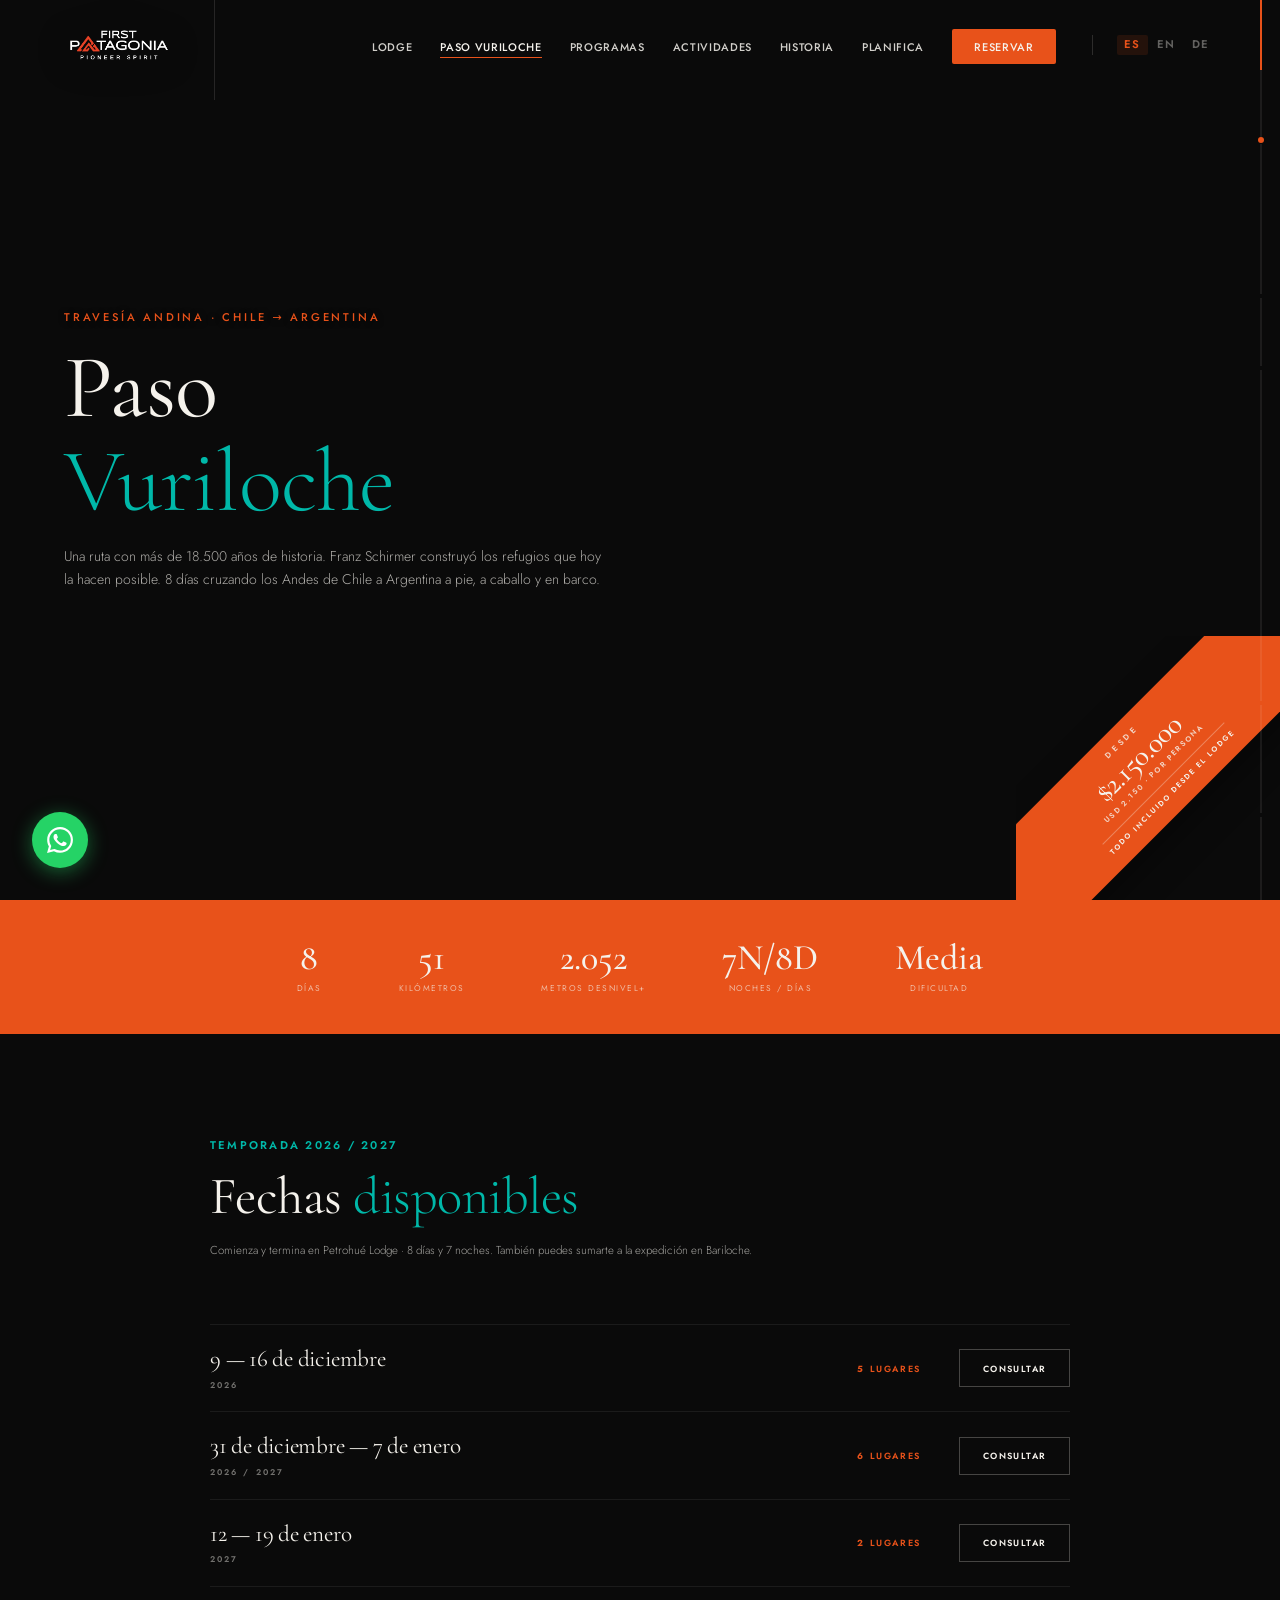
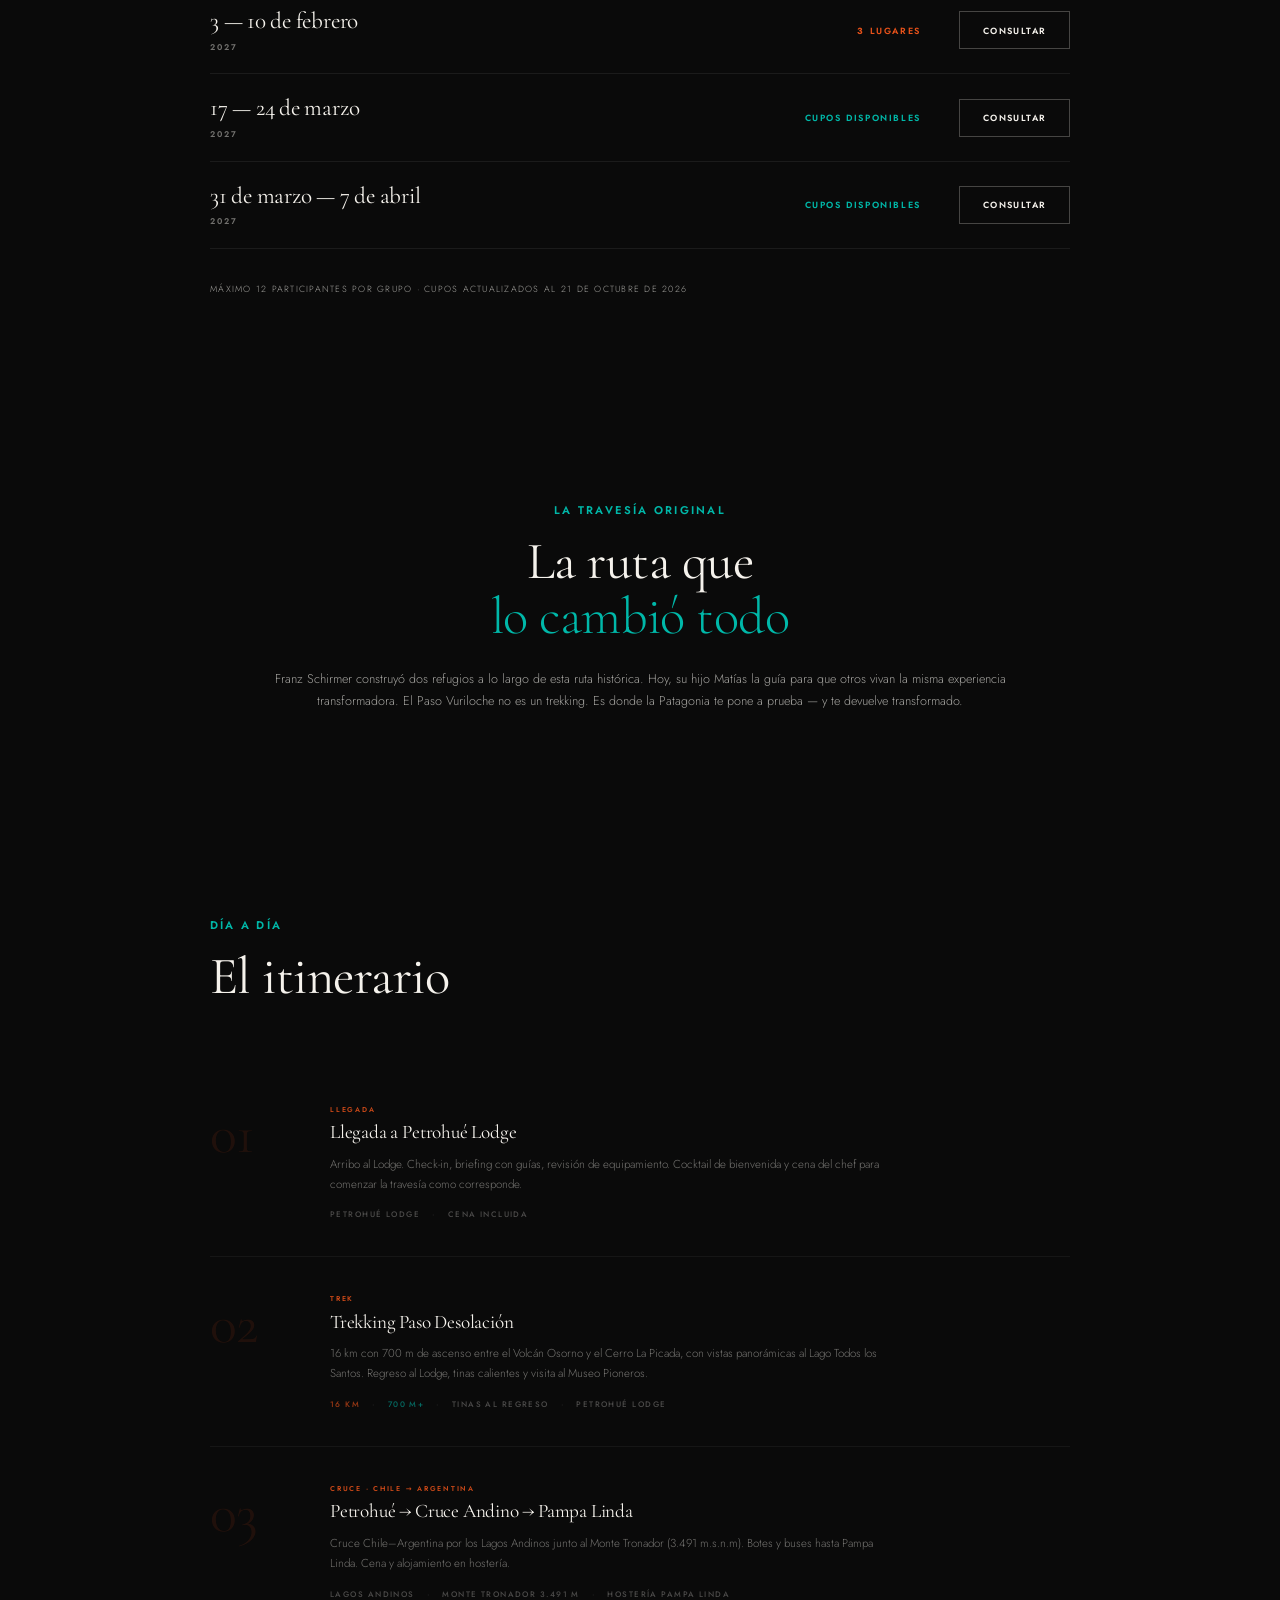
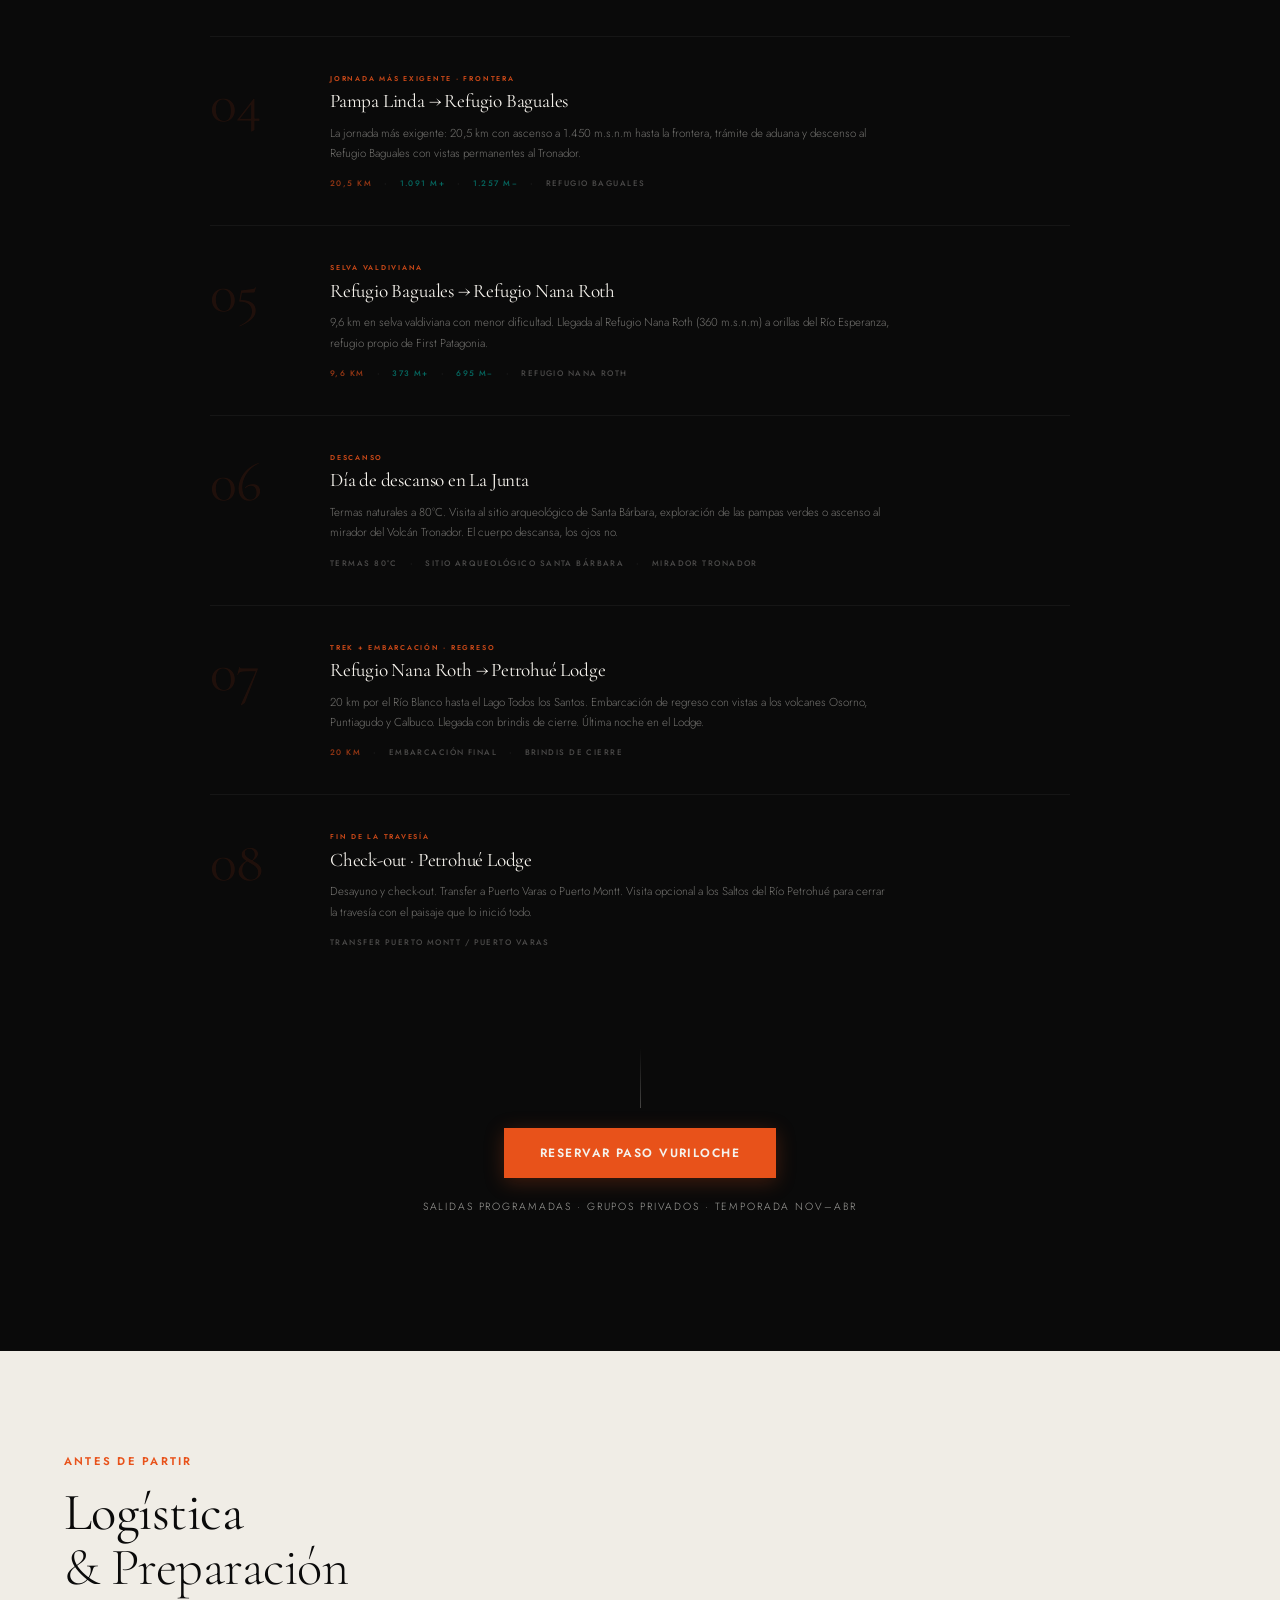
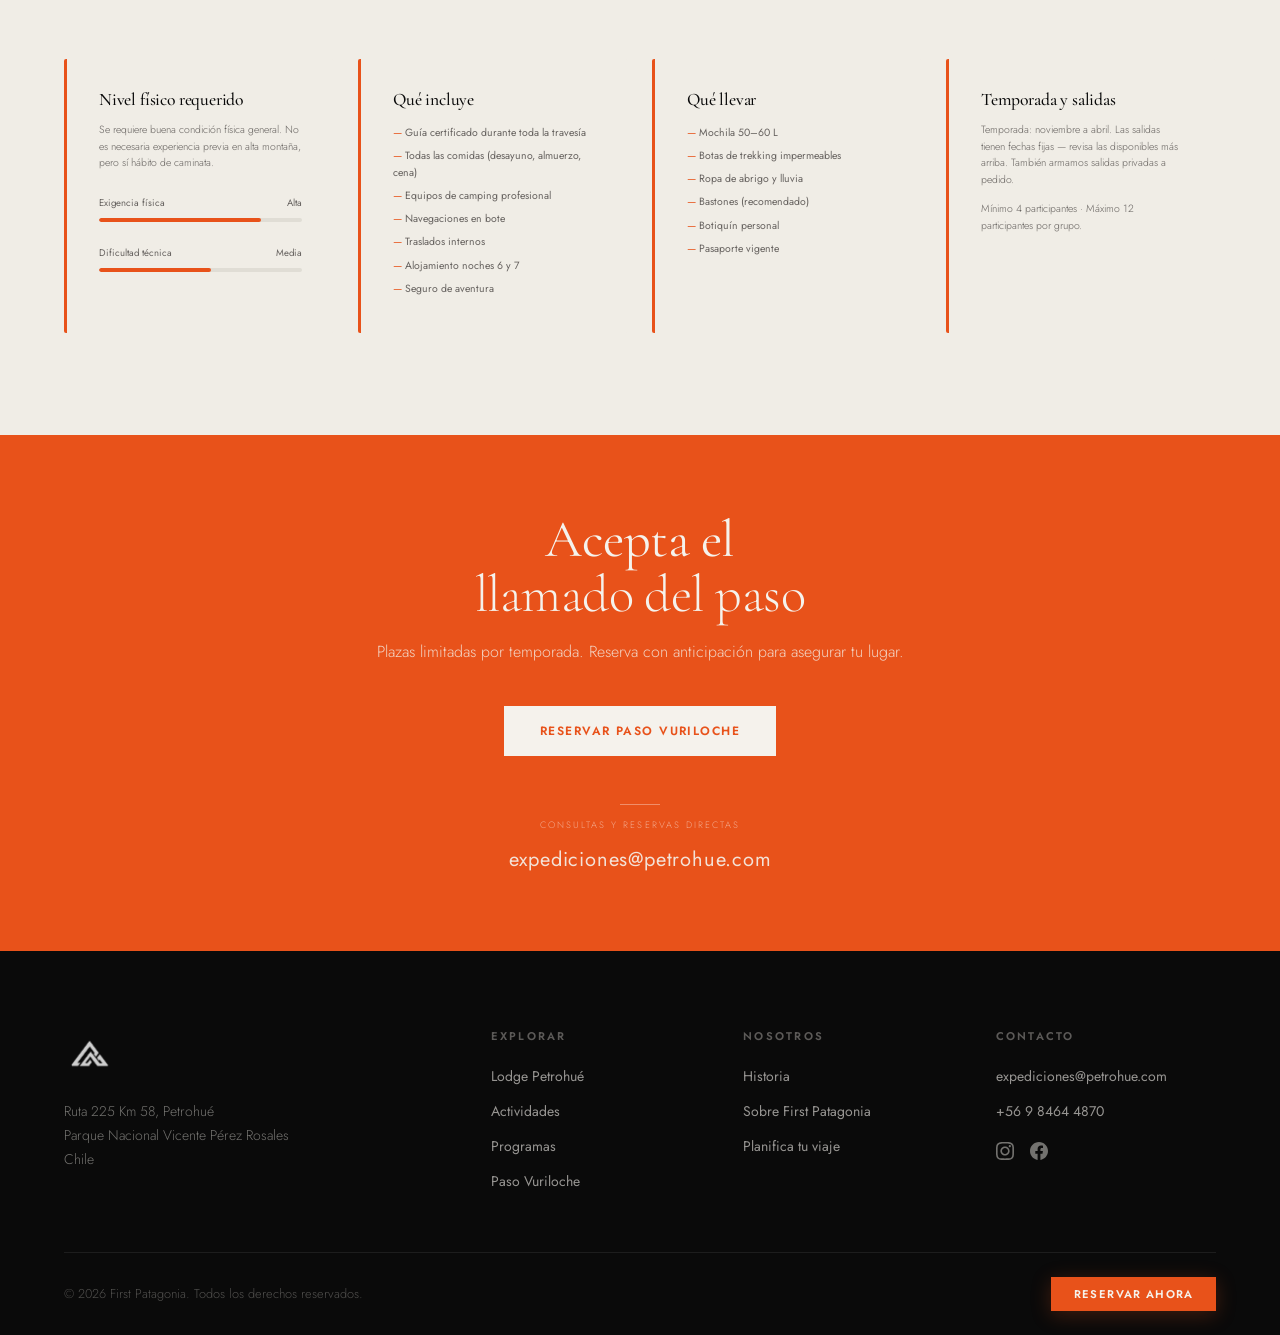
<file: paso-vuriloche.html>
<!DOCTYPE html>
<html lang="es">
<head>
  <meta charset="UTF-8">
<!-- Google Tag Manager -->
<script>(function(w,d,s,l,i){w[l]=w[l]||[];w[l].push({'gtm.start':
new Date().getTime(),event:'gtm.js'});var f=d.getElementsByTagName(s)[0],
j=d.createElement(s),dl=l!='dataLayer'?'&l='+l:'';j.async=true;j.src=
'https://www.googletagmanager.com/gtm.js?id='+i+dl;f.parentNode.insertBefore(j,f);
})(window,document,'script','dataLayer','GTM-MBBW45BX');</script>
<!-- End Google Tag Manager -->
  <meta name="viewport" content="width=device-width, initial-scale=1.0">
  <title>Paso Vuriloche — First Patagonia</title>
  <meta name="description" content="La travesía andina más icónica de la Patagonia. 8 días, 51 km, 2.052m de desnivel positivo cruzando los Andes de Chile a Argentina. Franz Schirmer la abrió al turismo en 1998.">
  <!-- Open Graph -->
  <meta property="og:type"        content="website">
  <meta property="og:title"       content="Paso Vuriloche — Travesía 8 Días por los Andes">
  <meta property="og:description" content="La travesía andina más épica de Chile. 51 km cruzando de Chile a Argentina a pie, a caballo y en barco. Franz Schirmer abrió esta ruta al turismo en 1998.">
  <meta property="og:image"       content="https://www.petrohue.com/assets/act-heli.jpg">
  <meta name="twitter:card"       content="summary_large_image">
  <link rel="preconnect" href="https://fonts.googleapis.com">
  <link rel="preconnect" href="https://fonts.gstatic.com" crossorigin>
  <link href="https://fonts.googleapis.com/css2?family=Cormorant+Garamond:ital,wght@0,300;0,400;0,500;0,600;1,300;1,400;1,500&family=Jost:wght@300;400;500;600&display=swap" rel="stylesheet">
  <link rel="stylesheet" href="css/style.css">
  <script>document.documentElement.classList.add('i18n-loading');</script>
  <style>
    .stats-bar {
      background: var(--orange);
      padding: 2.5rem clamp(1.5rem,5vw,4rem);
      display: flex;
      justify-content: center;
      gap: clamp(2rem,6vw,6rem);
      flex-wrap: wrap;
    }
    .stat { text-align: center; }
    .stat__value {
      font-family: var(--font-serif);
      font-size: clamp(1.5rem, 3.0vw, 2.25rem);
      font-weight: 500;
      color: var(--white);
      line-height: 1;
      display: block;
    }
    .stat__label {
      font-size: 0.525rem;
      letter-spacing: 0.18em;
      text-transform: uppercase;
      color: rgba(245,242,236,0.65);
      display: block;
      margin-top: 0.4rem;
    }
    /* ---- Itinerary elegant ---- */
    .itinerary-timeline { position: relative; }

    .itinerary-day {
      display: grid;
      grid-template-columns: 80px 1fr;
      gap: 2.5rem;
      padding: 2.25rem 0;
      border-bottom: 1px solid rgba(255,255,255,0.05);
      align-items: start;
    }
    .itinerary-day:last-child { border-bottom: none; }

    /* Giant faded number */
    .day-node {
      padding-top: 0.15rem;
    }
    .day-node__num {
      font-family: var(--font-serif);
      font-size: 3.5rem;
      font-weight: 400;
      color: rgba(232,82,26,0.1);
      line-height: 1;
      letter-spacing: -0.02em;
      display: block;
      transition: color 0.4s ease;
    }
    .itinerary-day:hover .day-node__num {
      color: rgba(232,82,26,0.22);
    }

    /* Label */
    .day-label {
      display: block;
      font-size: 0.44rem;
      font-weight: 600;
      letter-spacing: 0.25em;
      text-transform: uppercase;
      color: var(--orange);
      margin-bottom: 0.4rem;
      opacity: 0.85;
    }

    /* Title */
    .day-content h4 {
      font-family: var(--font-serif);
      font-size: clamp(0.95rem, 1.6vw, 1.2rem);
      font-weight: 400;
      color: var(--white);
      margin-bottom: 0.6rem;
      line-height: 1.2;
      letter-spacing: -0.01em;
    }

    /* Description */
    .day-content p {
      font-size: 0.72rem;
      line-height: 1.75;
      color: rgba(245,242,236,0.45);
      max-width: 560px;
    }

    /* Stats — single elegant text line */
    .day-meta {
      display: flex;
      align-items: center;
      gap: 0;
      margin-top: 0.9rem;
      flex-wrap: wrap;
    }
    .day-meta span {
      font-size: 0.5rem;
      font-weight: 500;
      letter-spacing: 0.18em;
      text-transform: uppercase;
      color: rgba(245,242,236,0.28);
    }
    .day-meta span + span::before {
      content: '·';
      margin: 0 0.75rem;
      color: rgba(255,255,255,0.12);
    }
    .day-meta span.stat--km   { color: rgba(232,82,26,0.65); }
    .day-meta span.stat--elev { color: rgba(0,184,169,0.55); }
    .logistics-grid {
      display: grid;
      grid-template-columns: repeat(auto-fill, minmax(260px, 1fr));
      gap: 1.5rem;
    }
    .logistics-card {
      padding: 2rem;
      background: var(--gray-100);
      border-radius: var(--radius);
      border-left: 3px solid var(--orange);
    }
    .logistics-card h4 { color: var(--black); margin-bottom: 0.75rem; }
    .logistics-card p, .logistics-card li {
      font-size: 0.6562rem; color: var(--gray-600); line-height: 1.6;
    }
    .logistics-card ul { list-style: none; padding: 0; }
    .logistics-card li { padding: 0.2rem 0; }
    .logistics-card li::before {
      content: '— '; color: var(--orange);
    }
    .level-bar {
      margin: 1.5rem 0;
    }
    .level-bar__label {
      display: flex; justify-content: space-between;
      font-size: 0.6rem; color: var(--gray-600); margin-bottom: 0.5rem;
    }
    .level-bar__track {
      height: 4px; background: var(--gray-200); border-radius: 2px; overflow: hidden;
    }
    .level-bar__fill {
      height: 100%; background: var(--orange); border-radius: 2px;
      transition: width 1s ease;
    }

    /* ============================================================
       PRECIO "DESDE" + FECHAS DISPONIBLES            (agregado oct-2026)
       ------------------------------------------------------------
       PARA ACTUALIZAR:
       · El precio vive en UN solo lugar: la cinta .price-ribbon del hero.
       · Cada cupo vive en UN solo lugar: el <strong> de su fila .salida.
         Cambiar "5" por "4" es toda la edicion. El texto "lugares" se
         traduce solo via i18n; el numero no se traduce.
       · Para agotar una salida: borrar su <li>. (Matias pidio no mostrar
         las agotadas.)
       ============================================================ */

    /* ---- Cinta de precio, cruzando la esquina del hero ---- */
    .price-ribbon {
      position: absolute;
      right: 0;
      bottom: 0;
      width: 264px;
      height: 264px;
      overflow: hidden;
      z-index: 3;
      pointer-events: none;
    }
    .price-ribbon__inner {
      display: block;          /* sin esto el <a> vuelve a inline en movil
                                  y el fondo naranja se fragmenta */
      position: absolute;
      left: 50%;
      top: 50%;
      width: 374px;
      transform: translate(-50%, -50%) rotate(-45deg);
      background: var(--orange);
      padding: 0.62rem 0 0.7rem;
      text-align: center;
      text-decoration: none;
      pointer-events: auto;
      box-shadow: 0 12px 34px rgba(0,0,0,0.38);
      transition: background 0.35s ease;
    }
    .price-ribbon__inner:hover { background: var(--orange-h); }
    .price-ribbon__label {
      display: block;
      font-size: 0.5rem;
      font-weight: 600;
      letter-spacing: 0.4em;
      text-transform: uppercase;
      color: rgba(245,242,236,0.82);
    }
    .price-ribbon__value {
      display: block;
      font-family: var(--font-serif);
      font-size: 1.85rem;
      font-weight: 500;
      color: var(--white);
      line-height: 1.05;
      letter-spacing: -0.015em;
      margin: 0.12rem 0 0.1rem;
    }
    .price-ribbon__incl {
      display: inline-block;
      font-size: 0.46rem;
      font-weight: 600;
      letter-spacing: 0.26em;
      text-transform: uppercase;
      color: var(--white);
      margin-top: 0.45rem;
      padding-top: 0.4rem;
      border-top: 1px solid rgba(245,242,236,0.32);
    }
    .price-ribbon__unit {
      display: block;
      font-size: 0.47rem;
      font-weight: 600;
      letter-spacing: 0.22em;
      text-transform: uppercase;
      color: rgba(245,242,236,0.8);
    }

    /* ---- Fechas disponibles ---- */
    .salidas-intro {
      font-size: 0.72rem;
      line-height: 1.75;
      color: rgba(245,242,236,0.45);
      max-width: 560px;
      margin-top: 1rem;
    }
    .salidas { list-style: none; padding: 0; margin: 2.5rem 0 0; }
    .salida {
      display: grid;
      grid-template-columns: 1fr auto auto;
      gap: clamp(1rem, 3vw, 2.5rem);
      align-items: center;
      padding: 1.3rem 0;
      border-bottom: 1px solid rgba(255,255,255,0.07);
    }
    .salida:first-child { border-top: 1px solid rgba(255,255,255,0.07); }
    .salida__fecha {
      font-family: var(--font-serif);
      font-size: clamp(1rem, 2vw, 1.45rem);
      font-weight: 400;
      color: var(--white);
      line-height: 1.15;
      letter-spacing: -0.01em;
      display: block;
    }
    .salida__anio {
      display: block;
      font-size: 0.52rem;
      font-weight: 600;
      letter-spacing: 0.25em;
      text-transform: uppercase;
      color: rgba(245,242,236,0.45);
      margin-top: 0.38rem;
    }
    .salida__cupo {
      font-size: 0.56rem;
      font-weight: 600;
      letter-spacing: 0.18em;
      text-transform: uppercase;
      white-space: nowrap;
    }
    .salida--pocos  .salida__cupo { color: var(--orange); }
    .salida--abierta .salida__cupo { color: var(--teal); }
    .salida__cta {
      font-size: 0.56rem;
      font-weight: 600;
      letter-spacing: 0.16em;
      text-transform: uppercase;
      color: var(--white);
      border: 1px solid rgba(245,242,236,0.25);
      padding: 0.72rem 1.4rem;
      white-space: nowrap;
      transition: background 0.3s ease, border-color 0.3s ease;
    }
    .salida__cta:hover { background: var(--orange); border-color: var(--orange); }
    .salidas-nota {
      font-size: 0.56rem;
      letter-spacing: 0.14em;
      text-transform: uppercase;
      color: rgba(245,242,236,0.3);
      margin-top: 2rem;
    }

    /* ---- Responsive ---- */
    @media (max-width: 768px) {
      /* En movil la cinta se endereza y baja al PIE del hero.
         Antes iba bajo la nav y tapaba el Tronador, que es la imagen que
         vende (Matias, 22-oct). Al pie cae sobre la roca, no sobre la cumbre,
         y el precio se sigue viendo sin hacer scroll.
         El padding izquierdo deja libre el boton flotante de WhatsApp. */
      .price-ribbon {
        left: 0; right: 0;
        bottom: 0; top: auto;
        width: auto; height: auto;
        overflow: visible;
      }
      .price-ribbon__inner {
        position: relative;
        left: auto; top: auto;
        width: 100%;
        transform: none;
        box-shadow: none;
        text-align: right;
        padding: 0.5rem 0.95rem 0.6rem 5.2rem;
      }
      .price-ribbon__label {
        display: inline;
        font-size: 0.44rem;
        margin-right: 0.45rem;
        vertical-align: 0.22em;
      }
      .price-ribbon__value { display: inline; font-size: 1.08rem; margin: 0; }
      .price-ribbon__unit  { font-size: 0.39rem; letter-spacing: 0.12em; margin-top: 0.15rem; }
      .price-ribbon__incl  {
        display: block;
        border: 0;
        margin: 0.1rem 0 0;
        padding: 0;
        font-size: 0.39rem;
        letter-spacing: 0.12em;
      }
      .salida {
        grid-template-columns: 1fr;
        gap: 0.6rem;
        padding: 1.4rem 0;
      }
      .salida__cta { justify-self: start; }
    }
  </style>
</head>
<body>
<!-- Google Tag Manager (noscript) -->
<noscript><iframe src="https://www.googletagmanager.com/ns.html?id=GTM-MBBW45BX"
height="0" width="0" style="display:none;visibility:hidden"></iframe></noscript>
<!-- End Google Tag Manager (noscript) -->

  <nav class="nav" id="nav">
    <a href="index.html" class="nav__logo">
      <img src="Logos/First Patagonia 2 transparent.png" alt="First Patagonia">
    </a>
    <button class="nav__toggle" id="navToggle" aria-label="Abrir menú">
      <span></span><span></span><span></span>
    </button>
    <ul class="nav__links" id="navLinks">
      <li><a href="lodge.html" data-i18n="nav.lodge">Lodge</a></li>
      <li><a href="paso-vuriloche.html" data-i18n="nav.paso">Paso Vuriloche</a></li>
      <li><a href="programas.html" data-i18n="nav.prog">Programas</a></li>
      <li><a href="actividades.html" data-i18n="nav.act">Actividades</a></li>
      <li><a href="espiritupionero.html" data-i18n="nav.pioneer">Historia</a></li>
      <li><a href="planifica.html" data-i18n="nav.plan">Planifica</a></li>
      <li>
        <a href="https://reservation.gofeels.com/es/reservation/?CLP&token=c1b1d4d2-d466-4219-bd31-54ea0eeb95b7&rooms"
           class="nav__cta" target="_blank" rel="noopener" data-i18n="nav.book">Reservar</a>
      </li>
    </ul>
  </nav>

  <!-- HERO -->
  <section class="page-hero page-hero--vuriloche">
    <div class="page-hero__media">
      <video autoplay muted loop playsinline preload="metadata">
        <source src="assets/paso-tronador.mp4" type="video/mp4">
      </video>
    </div>
    <div class="page-hero__overlay"></div>
    <div class="page-hero__content">
      <span class="page-hero__label" data-i18n="paso.hero.label">Travesía andina · Chile → Argentina</span>
      <h1 class="page-hero__title" data-i18n-html="paso.hero.title">Paso<br><em>Vuriloche</em></h1>
      <p class="page-hero__subtitle" data-i18n="paso.hero.sub">Una ruta con más de 18.500 años de historia. Franz Schirmer construyó los refugios que hoy la hacen posible. 8 días cruzando los Andes de Argentina a Chile a pie, a caballo y en barco.</p>
    </div>
    <!-- Cinta de precio: cruza la esquina inferior derecha del hero.
         Para cambiar el precio, se edita SOLO aqui. -->
    <div class="price-ribbon">
      <a class="price-ribbon__inner" href="#salidas">
        <span class="price-ribbon__label" data-i18n="paso.price.from">Desde</span>
        <span class="price-ribbon__value">$2.150.000</span>
        <span class="price-ribbon__unit" data-i18n="paso.price.unit">USD 2.150 · por persona</span>
        <span class="price-ribbon__incl" data-i18n="paso.price.incl">Todo incluido desde el Lodge</span>
      </a>
    </div>
  </section>

  <!-- STATS BAR -->
  <div class="stats-bar">
    <div class="stat">
      <span class="stat__value">8</span>
      <span class="stat__label" data-i18n="paso.stat.days">Días</span>
    </div>
    <div class="stat">
      <span class="stat__value">51</span>
      <span class="stat__label" data-i18n="paso.stat.km">Kilómetros</span>
    </div>
    <div class="stat">
      <span class="stat__value">2.052</span>
      <span class="stat__label" data-i18n="paso.stat.drop">Metros desnivel+</span>
    </div>
    <div class="stat">
      <span class="stat__value">7N/8D</span>
      <span class="stat__label" data-i18n="paso.stat.nights">Noches / Días</span>
    </div>
    <div class="stat">
      <span class="stat__value" data-i18n="paso.stat.val.diff">Media</span>
      <span class="stat__label" data-i18n="paso.stat.diff">Dificultad</span>
    </div>
  </div>

  <!-- FECHAS DISPONIBLES -->
  <section class="section section--dark" id="salidas">
    <div class="section__inner" style="max-width:860px;margin:0 auto;">
      <div class="section__header">
        <span class="section__label" data-i18n="paso.sal.label">Temporada 2026 / 2027</span>
        <h2 data-i18n-html="paso.sal.title">Fechas <em>disponibles</em></h2>
        <p class="salidas-intro" data-i18n="paso.sal.intro">Comienza y termina en Petrohué Lodge · 8 días y 7 noches. También puedes sumarte a la expedición en Bariloche.</p>
      </div>
      <ul class="salidas">
        <li class="salida salida--pocos">
          <span>
            <span class="salida__fecha" data-i18n="paso.sal.d1">9 — 16 de diciembre</span>
            <span class="salida__anio">2026</span>
          </span>
          <span class="salida__cupo"><strong>5</strong> <span data-i18n="paso.sal.left">lugares</span></span>
          <a class="salida__cta" href="https://wa.me/56984644870?text=%C2%A1Hola%21%20Quiero%20sumarme%20al%20Paso%20Vuriloche%20del%209%20al%2016%20de%20diciembre%202026.%20%C2%BFMe%20confirman%20disponibilidad%3F" target="_blank" rel="noopener" data-i18n="paso.sal.cta">Consultar</a>
        </li>
        <li class="salida salida--pocos">
          <span>
            <span class="salida__fecha" data-i18n="paso.sal.d2">31 de diciembre — 7 de enero</span>
            <span class="salida__anio">2026 / 2027</span>
          </span>
          <span class="salida__cupo"><strong>6</strong> <span data-i18n="paso.sal.left">lugares</span></span>
          <a class="salida__cta" href="https://wa.me/56984644870?text=%C2%A1Hola%21%20Quiero%20sumarme%20al%20Paso%20Vuriloche%20del%2031%20de%20diciembre%202026%20al%207%20de%20enero%202027.%20%C2%BFMe%20confirman%20disponibilidad%3F" target="_blank" rel="noopener" data-i18n="paso.sal.cta">Consultar</a>
        </li>
        <li class="salida salida--pocos">
          <span>
            <span class="salida__fecha" data-i18n="paso.sal.d3">12 — 19 de enero</span>
            <span class="salida__anio">2027</span>
          </span>
          <span class="salida__cupo"><strong>2</strong> <span data-i18n="paso.sal.left">lugares</span></span>
          <a class="salida__cta" href="https://wa.me/56984644870?text=%C2%A1Hola%21%20Quiero%20sumarme%20al%20Paso%20Vuriloche%20del%2012%20al%2019%20de%20enero%202027.%20%C2%BFMe%20confirman%20disponibilidad%3F" target="_blank" rel="noopener" data-i18n="paso.sal.cta">Consultar</a>
        </li>
        <li class="salida salida--pocos">
          <span>
            <span class="salida__fecha" data-i18n="paso.sal.d4">3 — 10 de febrero</span>
            <span class="salida__anio">2027</span>
          </span>
          <span class="salida__cupo"><strong>3</strong> <span data-i18n="paso.sal.left">lugares</span></span>
          <a class="salida__cta" href="https://wa.me/56984644870?text=%C2%A1Hola%21%20Quiero%20sumarme%20al%20Paso%20Vuriloche%20del%203%20al%2010%20de%20febrero%202027.%20%C2%BFMe%20confirman%20disponibilidad%3F" target="_blank" rel="noopener" data-i18n="paso.sal.cta">Consultar</a>
        </li>
        <li class="salida salida--abierta">
          <span>
            <span class="salida__fecha" data-i18n="paso.sal.d5">17 — 24 de marzo</span>
            <span class="salida__anio">2027</span>
          </span>
          <span class="salida__cupo" data-i18n="paso.sal.open">Cupos disponibles</span>
          <a class="salida__cta" href="https://wa.me/56984644870?text=%C2%A1Hola%21%20Quiero%20sumarme%20al%20Paso%20Vuriloche%20del%2017%20al%2024%20de%20marzo%202027.%20%C2%BFMe%20confirman%20disponibilidad%3F" target="_blank" rel="noopener" data-i18n="paso.sal.cta">Consultar</a>
        </li>
        <li class="salida salida--abierta">
          <span>
            <span class="salida__fecha" data-i18n="paso.sal.d6">31 de marzo — 7 de abril</span>
            <span class="salida__anio">2027</span>
          </span>
          <span class="salida__cupo" data-i18n="paso.sal.open">Cupos disponibles</span>
          <a class="salida__cta" href="https://wa.me/56984644870?text=%C2%A1Hola%21%20Quiero%20sumarme%20al%20Paso%20Vuriloche%20del%2031%20de%20marzo%20al%207%20de%20abril%202027.%20%C2%BFMe%20confirman%20disponibilidad%3F" target="_blank" rel="noopener" data-i18n="paso.sal.cta">Consultar</a>
        </li>
      </ul>
      <p class="salidas-nota" data-i18n="paso.sal.nota">Máximo 12 participantes por grupo · Cupos actualizados al 21 de octubre de 2026</p>
    </div>
  </section>


  <!-- INTRO -->
  <section class="section section--dark">
    <div class="section__inner" style="max-width:760px;margin:0 auto;text-align:center;">
      <span class="section__label" data-i18n="paso.intro.label">La travesía original</span>
      <h2 data-i18n-html="paso.intro.title">La ruta que<br><em>lo cambió todo</em></h2>
      <p style="margin-top:1.5rem;font-size: 0.7875rem;line-height:1.75;" data-i18n="paso.intro.p">Esta ruta milenaria fue camino de pueblos originarios, exploradores y arrieros por más de 18.500 años. Franz Schirmer construyó dos refugios propios a lo largo del trazado histórico y organizó las primeras expediciones guiadas en 1998. Hoy, su hijo Matías continúa esa misión. El Paso Vuriloche no es un trekking. Es un rito de paso.</p>
    </div>
  </section>

  <!-- ITINERARIO -->
  <section class="section section--dark" id="itinerario">
    <div class="section__inner" style="max-width:860px;margin:0 auto;">
      <div class="section__header">
        <span class="section__label" data-i18n="paso.itin.label">Día a día</span>
        <h2 data-i18n="paso.itin.title">El itinerario</h2>
      </div>

      <div class="itinerary-timeline">

        <div class="itinerary-day">
          <div class="day-node"><span class="day-node__num">01</span></div>
          <div class="day-content">
            <span class="day-label">Llegada</span>
            <h4 data-i18n="paso.day1.h4">Llegada a Petrohué Lodge</h4>
            <p data-i18n="paso.day1.p">Arribo al Lodge. Check-in, briefing con guías, revisión de equipamiento. Cocktail de bienvenida y cena del chef para comenzar la travesía como corresponde.</p>
            <div class="day-meta">
              <span class="stat--aloj">Petrohué Lodge</span>
              <span class="stat--aloj">Cena incluida</span>
            </div>
          </div>
        </div>

        <div class="itinerary-day">
          <div class="day-node"><span class="day-node__num">02</span></div>
          <div class="day-content">
            <span class="day-label">Trek</span>
            <h4 data-i18n="paso.day2.h4">Trekking Paso Desolación</h4>
            <p data-i18n="paso.day2.p">16 km con 700 m de ascenso entre el Volcán Osorno y el Cerro La Picada, con vistas panorámicas al Lago Todos los Santos. Regreso al Lodge, tinas calientes y visita al Museo Pioneros.</p>
            <div class="day-meta">
              <span class="stat--km">16 km</span>
              <span class="stat--elev">700 m+</span>
              <span class="stat--aloj">Tinas al regreso</span>
              <span class="stat--aloj">Petrohué Lodge</span>
            </div>
          </div>
        </div>

        <div class="itinerary-day">
          <div class="day-node"><span class="day-node__num">03</span></div>
          <div class="day-content">
            <span class="day-label">Cruce · Chile → Argentina</span>
            <h4 data-i18n="paso.day3.h4">Petrohué → Cruce Andino → Pampa Linda</h4>
            <p data-i18n="paso.day3.p">Cruce Chile–Argentina por los Lagos Andinos junto al Monte Tronador (3.491 m.s.n.m). Botes y buses hasta Pampa Linda. Cena y alojamiento en hostería.</p>
            <div class="day-meta">
              <span class="stat--aloj">Lagos Andinos</span>
              <span class="stat--aloj">Monte Tronador 3.491 m</span>
              <span class="stat--aloj">Hostería Pampa Linda</span>
            </div>
          </div>
        </div>

        <div class="itinerary-day">
          <div class="day-node"><span class="day-node__num">04</span></div>
          <div class="day-content">
            <span class="day-label">Jornada más exigente · Frontera</span>
            <h4 data-i18n="paso.day4.h4">Pampa Linda → Refugio Baguales</h4>
            <p data-i18n="paso.day4.p">La jornada más exigente: 20,5 km con ascenso a 1.450 m.s.n.m hasta la frontera, trámite de aduana y descenso al Refugio Baguales con vistas permanentes al Tronador.</p>
            <div class="day-meta">
              <span class="stat--km">20,5 km</span>
              <span class="stat--elev">1.091 m+</span>
              <span class="stat--elev">1.257 m−</span>
              <span class="stat--aloj">Refugio Baguales</span>
            </div>
          </div>
        </div>

        <div class="itinerary-day">
          <div class="day-node"><span class="day-node__num">05</span></div>
          <div class="day-content">
            <span class="day-label">Selva Valdiviana</span>
            <h4 data-i18n="paso.day5.h4">Refugio Baguales → Refugio Nana Roth</h4>
            <p data-i18n="paso.day5.p">9,6 km en selva valdiviana con menor dificultad. Llegada al Refugio Nana Roth (360 m.s.n.m) a orillas del Río Esperanza, refugio propio de First Patagonia.</p>
            <div class="day-meta">
              <span class="stat--km">9,6 km</span>
              <span class="stat--elev">373 m+</span>
              <span class="stat--elev">695 m−</span>
              <span class="stat--aloj">Refugio Nana Roth</span>
            </div>
          </div>
        </div>

        <div class="itinerary-day">
          <div class="day-node"><span class="day-node__num">06</span></div>
          <div class="day-content">
            <span class="day-label">Descanso</span>
            <h4 data-i18n="paso.day6.h4">Día de descanso en La Junta</h4>
            <p data-i18n="paso.day6.p">Termas naturales a 80°C. Visita al sitio arqueológico de Santa Bárbara, exploración de las pampas verdes o ascenso al mirador del Volcán Tronador. El cuerpo descansa, los ojos no.</p>
            <div class="day-meta">
              <span class="stat--aloj">Termas 80°C</span>
              <span class="stat--aloj">Sitio arqueológico Santa Bárbara</span>
              <span class="stat--aloj">Mirador Tronador</span>
            </div>
          </div>
        </div>

        <div class="itinerary-day">
          <div class="day-node"><span class="day-node__num">07</span></div>
          <div class="day-content">
            <span class="day-label">Trek + Embarcación · Regreso</span>
            <h4 data-i18n="paso.day7.h4">Refugio Nana Roth → Petrohué Lodge</h4>
            <p data-i18n="paso.day7.p">20 km por el Río Blanco hasta el Lago Todos los Santos. Embarcación de regreso con vistas a los volcanes Osorno, Puntiagudo y Calbuco. Llegada con brindis de cierre. Última noche en el Lodge.</p>
            <div class="day-meta">
              <span class="stat--km">20 km</span>
              <span class="stat--aloj">Embarcación final</span>
              <span class="stat--aloj">Brindis de cierre</span>
            </div>
          </div>
        </div>

        <div class="itinerary-day">
          <div class="day-node"><span class="day-node__num">08</span></div>
          <div class="day-content">
            <span class="day-label">Fin de la travesía</span>
            <h4 data-i18n="paso.day8.h4">Check-out · Petrohué Lodge</h4>
            <p data-i18n="paso.day8.p">Desayuno y check-out. Transfer a Puerto Varas o Puerto Montt. Visita opcional a los Saltos del Río Petrohué para cerrar la travesía con el paisaje que lo inició todo.</p>
            <div class="day-meta">
              <span class="stat--aloj">Transfer Puerto Montt / Puerto Varas</span>
            </div>
          </div>
        </div>

      </div>

      <div class="itinerary-cta fade-up">
        <div class="itinerary-cta__line"></div>
        <button class="btn btn--orange itinerary-cta__btn" onclick="document.getElementById('reservaModal').classList.add('open')" data-i18n="paso.cta.btn">Reservar Paso Vuriloche</button>
        <p class="itinerary-cta__note" data-i18n="paso.cta.note">Salidas programadas · Grupos privados · Temporada nov–abr</p>
      </div>

    </div>
  </section>

  <!-- LOGÍSTICA -->
  <section class="section section--gray" id="logistica">
    <div class="section__inner">
      <div class="section__header">
        <span class="section__label" data-i18n="paso.log.label">Antes de partir</span>
        <h2 style="color:var(--black);" data-i18n-html="paso.log.title">Logística<br><em>&amp; Preparación</em></h2>
      </div>
      <div class="logistics-grid">
        <div class="logistics-card fade-up">
          <h4 data-i18n="paso.log.fit.h">Nivel físico requerido</h4>
          <p data-i18n="paso.log.fit.p">Se requiere buena condición física general. No es necesaria experiencia previa en alta montaña, pero sí hábito de caminata.</p>
          <div class="level-bar">
            <div class="level-bar__label"><span data-i18n="paso.log.fit.bar1.label">Exigencia física</span><span data-i18n="paso.log.fit.bar1.val">Alta</span></div>
            <div class="level-bar__track"><div class="level-bar__fill" style="width:80%"></div></div>
          </div>
          <div class="level-bar">
            <div class="level-bar__label"><span data-i18n="paso.log.fit.bar2.label">Dificultad técnica</span><span data-i18n="paso.log.fit.bar2.val">Media</span></div>
            <div class="level-bar__track"><div class="level-bar__fill" style="width:55%"></div></div>
          </div>
        </div>
        <div class="logistics-card fade-up">
          <h4 data-i18n="paso.log.inc.h">Qué incluye</h4>
          <ul>
            <li data-i18n="paso.log.inc.li1">Guía certificado durante toda la travesía</li>
            <li data-i18n="paso.log.inc.li2">Todas las comidas (desayuno, almuerzo, cena)</li>
            <li data-i18n="paso.log.inc.li3">Equipos de camping profesional</li>
            <li data-i18n="paso.log.inc.li4">Navegaciones en bote</li>
            <li data-i18n="paso.log.inc.li5">Traslados internos</li>
            <li data-i18n="paso.log.inc.li6">Alojamiento noches 6 y 7</li>
            <li data-i18n="paso.log.inc.li7">Seguro de aventura</li>
          </ul>
        </div>
        <div class="logistics-card fade-up">
          <h4 data-i18n="paso.log.pack.h">Qué llevar</h4>
          <ul>
            <li data-i18n="paso.log.pack.li1">Mochila 50–60 L</li>
            <li data-i18n="paso.log.pack.li2">Botas de trekking impermeables</li>
            <li data-i18n="paso.log.pack.li3">Ropa de abrigo y lluvia</li>
            <li data-i18n="paso.log.pack.li5">Bastones (recomendado)</li>
            <li data-i18n="paso.log.pack.li6">Botiquín personal</li>
            <li data-i18n="paso.log.pack.li7">Pasaporte vigente</li>
          </ul>
        </div>
        <div class="logistics-card fade-up">
          <h4 data-i18n="paso.log.seas.h">Temporada y salidas</h4>
          <p data-i18n="paso.log.seas.p1">Temporada: noviembre a abril. Las salidas tienen fechas fijas — revisa las <a href="#salidas" style="color:var(--orange);">disponibles más arriba</a>. También armamos salidas privadas a pedido.</p>
          <p style="margin-top:0.75rem;" data-i18n="paso.log.seas.p2">Mínimo 4 participantes · Máximo 12 participantes por grupo.</p>
        </div>
      </div>
    </div>
  </section>

  <!-- BOOKING BANNER -->
  <section class="booking-banner">
    <h2 data-i18n-html="paso.booking.title">Acepta el<br><em>llamado del paso</em></h2>
    <p data-i18n="paso.booking.desc">Plazas limitadas por temporada. Reserva con anticipación para asegurar tu lugar.</p>
    <button class="btn btn--light" onclick="document.getElementById('reservaModal').classList.add('open')">Reservar Paso Vuriloche</button>
    <div style="margin-top:3rem;display:flex;flex-direction:column;align-items:center;gap:0.75rem;">
      <span style="display:block;width:40px;height:1px;background:rgba(255,255,255,0.35);"></span>
      <p style="font-size:0.58rem;letter-spacing:0.22em;text-transform:uppercase;color:rgba(255,255,255,0.5);margin:0;" data-i18n="paso.booking.email.label">Consultas y reservas directas</p>
      <a href="mailto:expediciones@petrohue.com" style="font-size:clamp(0.95rem,2vw,1.25rem);color:var(--white);text-decoration:none;letter-spacing:0.04em;opacity:0.9;transition:opacity 0.2s;" onmouseover="this.style.opacity='1'" onmouseout="this.style.opacity='0.9'">expediciones@petrohue.com</a>
    </div>
  </section>

  <footer class="footer">
    <div class="container">
      <div class="footer__top">
        <div class="footer__brand">
          <img src="Logos/Logo First Patagonia.png" alt="First Patagonia" class="footer__logo">
          <p data-i18n-html="footer.addr">Ruta 225 Km 58, Petrohué<br>Parque Nacional Vicente Pérez Rosales<br>Chile</p>
        </div>
        <nav class="footer__nav">
          <div class="footer__col">
            <h5 data-i18n="footer.explore">Explorar</h5>
            <ul>
              <li><a href="lodge.html" data-i18n="footer.lodge">Lodge Petrohué</a></li>
              <li><a href="actividades.html" data-i18n="nav.act">Actividades</a></li>
              <li><a href="programas.html" data-i18n="nav.prog">Programas</a></li>
              <li><a href="paso-vuriloche.html" data-i18n="footer.paso">Paso Vuriloche</a></li>
            </ul>
          </div>
          <div class="footer__col">
            <h5 data-i18n="footer.us">Nosotros</h5>
            <ul>
              <li><a href="espiritupionero.html" data-i18n="footer.pioneer">Historia</a></li>
              <li><a href="sobre.html" data-i18n="footer.about">Sobre First Patagonia</a></li>
              <li><a href="planifica.html" data-i18n="footer.plan">Planifica tu viaje</a></li>
            </ul>
          </div>
          <div class="footer__col">
            <h5 data-i18n="footer.contact">Contacto</h5>
            <ul>
              <li><a href="mailto:expediciones@petrohue.com">expediciones@petrohue.com</a></li>
              <li><a href="tel:+56984644870">+56 9 8464 4870</a></li>
            </ul>
            <div class="footer__social">
              <a href="https://www.instagram.com/petrohuelodge/" target="_blank" rel="noopener" aria-label="Instagram">
                <svg width="18" height="18" viewBox="0 0 24 24" fill="currentColor"><path d="M12 2.163c3.204 0 3.584.012 4.85.07 3.252.148 4.771 1.691 4.919 4.919.058 1.265.069 1.645.069 4.849 0 3.205-.012 3.584-.069 4.849-.149 3.225-1.664 4.771-4.919 4.919-1.266.058-1.644.07-4.85.07-3.204 0-3.584-.012-4.849-.07-3.26-.149-4.771-1.699-4.919-4.92-.058-1.265-.07-1.644-.07-4.849 0-3.204.013-3.583.07-4.849.149-3.227 1.664-4.771 4.919-4.919 1.266-.057 1.645-.069 4.849-.069zm0-2.163c-3.259 0-3.667.014-4.947.072-4.358.2-6.78 2.618-6.98 6.98-.059 1.281-.073 1.689-.073 4.948 0 3.259.014 3.668.072 4.948.2 4.358 2.618 6.78 6.98 6.98 1.281.058 1.689.072 4.948.072 3.259 0 3.668-.014 4.948-.072 4.354-.2 6.782-2.618 6.979-6.98.059-1.28.073-1.689.073-4.948 0-3.259-.014-3.667-.072-4.947-.196-4.354-2.617-6.78-6.979-6.98-1.281-.059-1.69-.073-4.949-.073zm0 5.838c-3.403 0-6.162 2.759-6.162 6.162s2.759 6.163 6.162 6.163 6.162-2.759 6.162-6.163c0-3.403-2.759-6.162-6.162-6.162zm0 10.162c-2.209 0-4-1.79-4-4 0-2.209 1.791-4 4-4s4 1.791 4 4c0 2.21-1.791 4-4 4zm6.406-11.845c-.796 0-1.441.645-1.441 1.44s.645 1.44 1.441 1.44c.795 0 1.439-.645 1.439-1.44s-.644-1.44-1.439-1.44z"/></svg>
              </a>
              <a href="https://www.facebook.com/petrohuechile/" target="_blank" rel="noopener" aria-label="Facebook">
                <svg width="18" height="18" viewBox="0 0 24 24" fill="currentColor"><path d="M24 12.073c0-6.627-5.373-12-12-12s-12 5.373-12 12c0 5.99 4.388 10.954 10.125 11.854v-8.385H7.078v-3.47h3.047V9.43c0-3.007 1.792-4.669 4.533-4.669 1.312 0 2.686.235 2.686.235v2.953H15.83c-1.491 0-1.956.925-1.956 1.874v2.25h3.328l-.532 3.47h-2.796v8.385C19.612 23.027 24 18.062 24 12.073z"/></svg>
              </a>
            </div>
          </div>
        </nav>
      </div>
      <div class="footer__bottom">
        <p data-i18n="footer.copy">© 2025 First Patagonia. Todos los derechos reservados.</p>
        <a href="https://reservation.gofeels.com/es/reservation/?CLP&token=c1b1d4d2-d466-4219-bd31-54ea0eeb95b7&rooms"
           class="btn btn--sm btn--orange" target="_blank" rel="noopener" data-i18n="footer.book">Reservar ahora</a>
      </div>
    </div>
  </footer>

  <!-- MODAL PRE-RESERVA -->
  <div id="reservaModal" class="rmodal">
    <div class="rmodal__backdrop" onclick="document.getElementById('reservaModal').classList.remove('open')"></div>
    <div class="rmodal__box">
      <button class="rmodal__close" onclick="document.getElementById('reservaModal').classList.remove('open')" aria-label="Cerrar">×</button>
      <div class="rmodal__header">
        <span class="rmodal__label">Paso Vuriloche · 8 días</span>
        <h3 class="rmodal__title">Consulta de reserva</h3>
        <p class="rmodal__sub">Completa el formulario y te contactaremos con disponibilidad y tarifas en menos de 24 horas.</p>
      </div>
      <form id="reservaForm" class="rmodal__form" onsubmit="enviarReserva(event)">

        <div class="rform__row">
          <div class="rform__field">
            <label>Nombre completo *</label>
            <input type="text" name="nombre" required placeholder="Franz Schirmer">
          </div>
          <div class="rform__field">
            <label>Email *</label>
            <input type="email" name="email" required placeholder="tu@email.com">
          </div>
        </div>

        <div class="rform__row">
          <div class="rform__field">
            <label>Fecha tentativa de inicio *</label>
            <div style="display:grid;grid-template-columns:1fr 1fr;gap:0.5rem;">
              <select name="mes" required>
                <option value="" disabled selected>Mes</option>
                <option>Noviembre</option>
                <option>Diciembre</option>
                <option>Enero</option>
                <option>Febrero</option>
                <option>Marzo</option>
                <option>Abril</option>
              </select>
              <select name="anio" required>
                <option value="" disabled selected>Año</option>
                <option>2026</option>
                <option>2027</option>
                <option>2028</option>
                <option>2029</option>
                <option>2030</option>
              </select>
            </div>
          </div>
          <div class="rform__field">
            <label>Cantidad de personas *</label>
            <select name="personas" required>
              <option value="" disabled selected>Seleccionar</option>
              <option>1 persona</option>
              <option>2 personas</option>
              <option>3 personas</option>
              <option>4 personas</option>
              <option>5 a 8 personas</option>
              <option>9 a 12 personas</option>
            </select>
          </div>
        </div>

        <div class="rform__row">
          <div class="rform__field">
            <label>Condición física *</label>
            <select name="condicion" required>
              <option value="" disabled selected>Seleccionar</option>
              <option>Buena — camino regularmente</option>
              <option>Muy buena — hago deporte 3+ días / semana</option>
              <option>Atlética — entreno de manera intensa</option>
            </select>
          </div>
          <div class="rform__field">
            <label>Experiencia en trekking *</label>
            <select name="experiencia" required>
              <option value="" disabled selected>Seleccionar</option>
              <option>Primera travesía de varios días</option>
              <option>1 a 3 travesías previas</option>
              <option>Trekker experimentado</option>
            </select>
          </div>
        </div>

        <div class="rform__field rform__field--full">
          <label>País de origen</label>
          <input type="text" name="pais" placeholder="Chile, Argentina, Francia…">
        </div>

        <div class="rform__field rform__field--full">
          <label>Comentarios o preguntas</label>
          <textarea name="comentarios" rows="3" placeholder="Restricciones alimentarias, lesiones previas, preguntas sobre el equipo…"></textarea>
        </div>

        <button type="submit" class="btn btn--orange rmodal__submit">Enviar consulta →</button>
      </form>
    </div>
  </div>

  <style>
    .itinerary-cta {
      display: flex;
      flex-direction: column;
      align-items: center;
      gap: 1.25rem;
      padding: 4rem 0 2rem;
      text-align: center;
    }
    .itinerary-cta__line {
      width: 1px;
      height: 60px;
      background: linear-gradient(to bottom, transparent, rgba(245,242,236,0.25));
    }
    .itinerary-cta__btn {
      letter-spacing: 0.12em;
    }
    .itinerary-cta__note {
      font-size: 0.65rem;
      letter-spacing: 0.18em;
      text-transform: uppercase;
      color: rgba(245,242,236,0.35);
      margin: 0;
    }
    .rmodal {
      position: fixed; inset: 0; z-index: 900;
      display: flex; align-items: center; justify-content: center;
      opacity: 0; pointer-events: none;
      transition: opacity 0.3s ease;
    }
    .rmodal.open { opacity: 1; pointer-events: all; }
    .rmodal__backdrop {
      position: absolute; inset: 0;
      background: rgba(5,5,5,0.88);
      backdrop-filter: blur(6px);
    }
    .rmodal__box {
      position: relative; z-index: 1;
      background: #111;
      border: 1px solid rgba(255,255,255,0.08);
      width: min(680px, 94vw);
      max-height: 90vh;
      overflow-y: auto;
      padding: 3rem;
      transform: translateY(20px);
      transition: transform 0.3s ease;
    }
    .rmodal.open .rmodal__box { transform: translateY(0); }
    .rmodal__close {
      position: absolute; top: 1.25rem; right: 1.5rem;
      font-size: 1.5rem; color: rgba(245,242,236,0.4);
      cursor: pointer; line-height: 1;
      transition: color 0.2s;
    }
    .rmodal__close:hover { color: var(--white); }
    .rmodal__header { margin-bottom: 2rem; }
    .rmodal__label {
      font-size: 0.5rem; letter-spacing: 0.25em; text-transform: uppercase;
      color: var(--orange); display: block; margin-bottom: 0.5rem;
    }
    .rmodal__title {
      font-family: var(--font-serif); font-size: 1.8rem;
      color: var(--white); font-weight: 400; margin-bottom: 0.5rem;
    }
    .rmodal__sub {
      font-size: 0.75rem; color: rgba(245,242,236,0.45); line-height: 1.6;
    }
    .rmodal__form { display: flex; flex-direction: column; gap: 1.25rem; }
    .rform__row {
      display: grid; grid-template-columns: 1fr 1fr; gap: 1.25rem;
    }
    @media (max-width: 540px) { .rform__row { grid-template-columns: 1fr; } }
    .rform__field { display: flex; flex-direction: column; gap: 0.45rem; }
    .rform__field--full { grid-column: 1 / -1; }
    .rform__field label {
      font-size: 0.5rem; font-weight: 600; letter-spacing: 0.15em;
      text-transform: uppercase; color: rgba(245,242,236,0.45);
    }
    .rform__field input,
    .rform__field select,
    .rform__field textarea {
      background: rgba(255,255,255,0.05);
      border: 1px solid rgba(255,255,255,0.1);
      color: var(--white);
      font-family: var(--font-sans);
      font-size: 0.8rem;
      padding: 0.75rem 1rem;
      border-radius: 2px;
      outline: none;
      transition: border-color 0.2s;
      width: 100%;
    }
    .rform__field input::placeholder,
    .rform__field textarea::placeholder { color: rgba(245,242,236,0.2); }
    .rform__field input:focus,
    .rform__field select:focus,
    .rform__field textarea:focus { border-color: rgba(232,82,26,0.6); }
    .rform__field select option { background: #111; color: var(--white); }
    .rform__field textarea { resize: vertical; min-height: 80px; }
    .rmodal__submit { margin-top: 0.5rem; align-self: flex-start; }
  </style>

  <script>
  async function enviarReserva(e) {
    e.preventDefault();
    const f   = e.target;
    const btn = f.querySelector('button[type="submit"]');

    const nombre      = f.nombre.value;
    const email       = f.email.value;
    const fecha       = f.mes.value + ' ' + f.anio.value;
    const personas    = f.personas.value;
    const condicion   = f.condicion.value;
    const experiencia = f.experiencia.value;
    const pais        = f.pais.value || 'No especificado';
    const comentarios = f.comentarios.value || 'Ninguno';

    btn.disabled     = true;
    btn.textContent  = 'Enviando...';

    try {
      const res = await fetch('https://formsubmit.co/ajax/expediciones@petrohue.com', {
        method:  'POST',
        headers: { 'Content-Type': 'application/json', 'Accept': 'application/json' },
        body: JSON.stringify({
          _subject:           'Consulta Paso Vuriloche — ' + nombre,
          _template:          'table',
          Nombre:             nombre,
          Email:              email,
          'País de origen':   pais,
          'Fecha tentativa':  fecha,
          Personas:           personas,
          'Condición física': condicion,
          'Experiencia previa': experiencia,
          Comentarios:        comentarios
        })
      });

      if (res.ok) {
        document.querySelector('.rmodal__box').innerHTML = `
          <div style="padding:3rem 2.5rem;text-align:center;">
            <span style="display:block;font-size:0.65rem;letter-spacing:0.22em;text-transform:uppercase;color:var(--teal);margin-bottom:1.25rem;">Consulta enviada</span>
            <h3 style="color:var(--white);margin-bottom:1rem;">¡Gracias, ${nombre}!</h3>
            <p style="color:rgba(245,242,236,0.6);max-width:380px;margin:0 auto 2rem;">Te contactaremos en menos de 24 horas con disponibilidad y tarifas para tu fecha.</p>
            <button class="btn btn--ghost" onclick="document.getElementById('reservaModal').classList.remove('open')">Cerrar</button>
          </div>`;
      } else {
        throw new Error();
      }
    } catch {
      btn.disabled    = false;
      btn.textContent = 'Enviar consulta →';
      alert('Hubo un error al enviar. Por favor escríbenos directamente a expediciones@petrohue.com');
    }
  }
  </script>

  <script src="js/i18n.js"></script>
  <script src="js/main.js"></script>
</body>
</html>
</file>
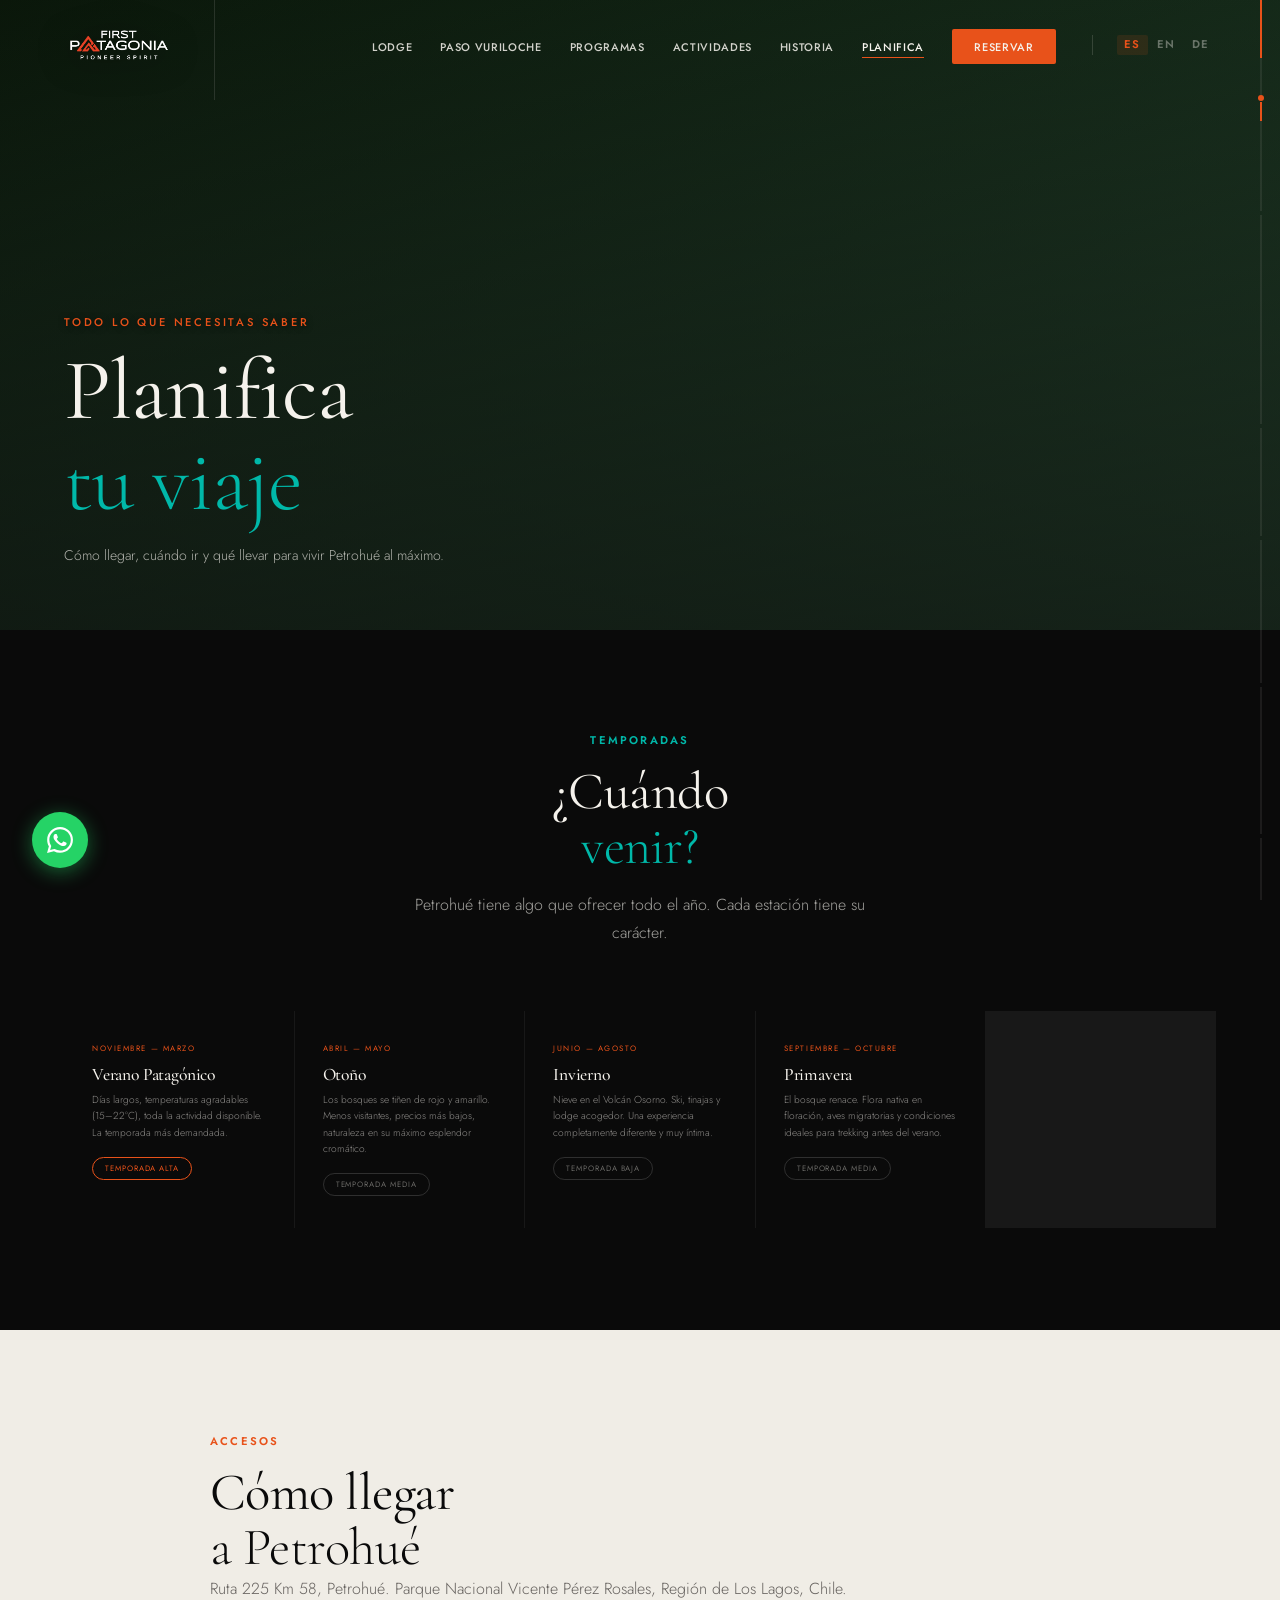
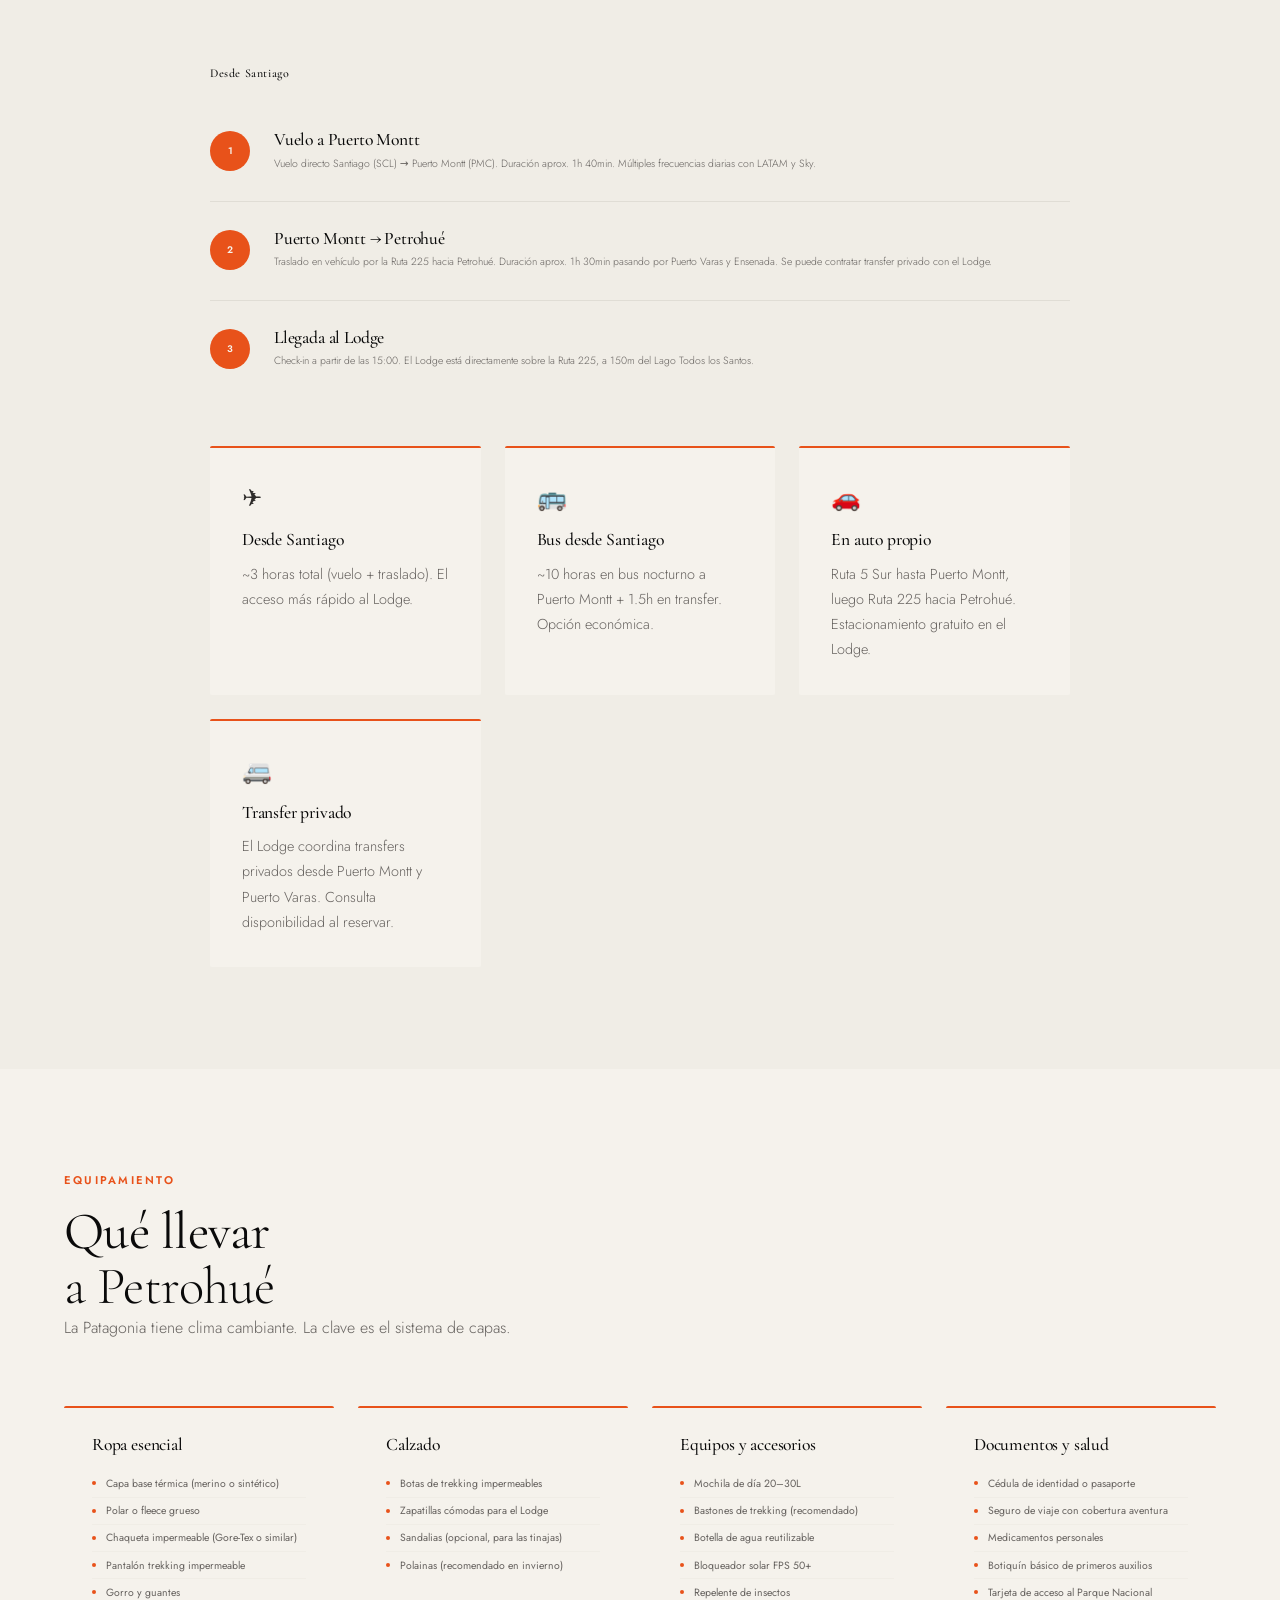
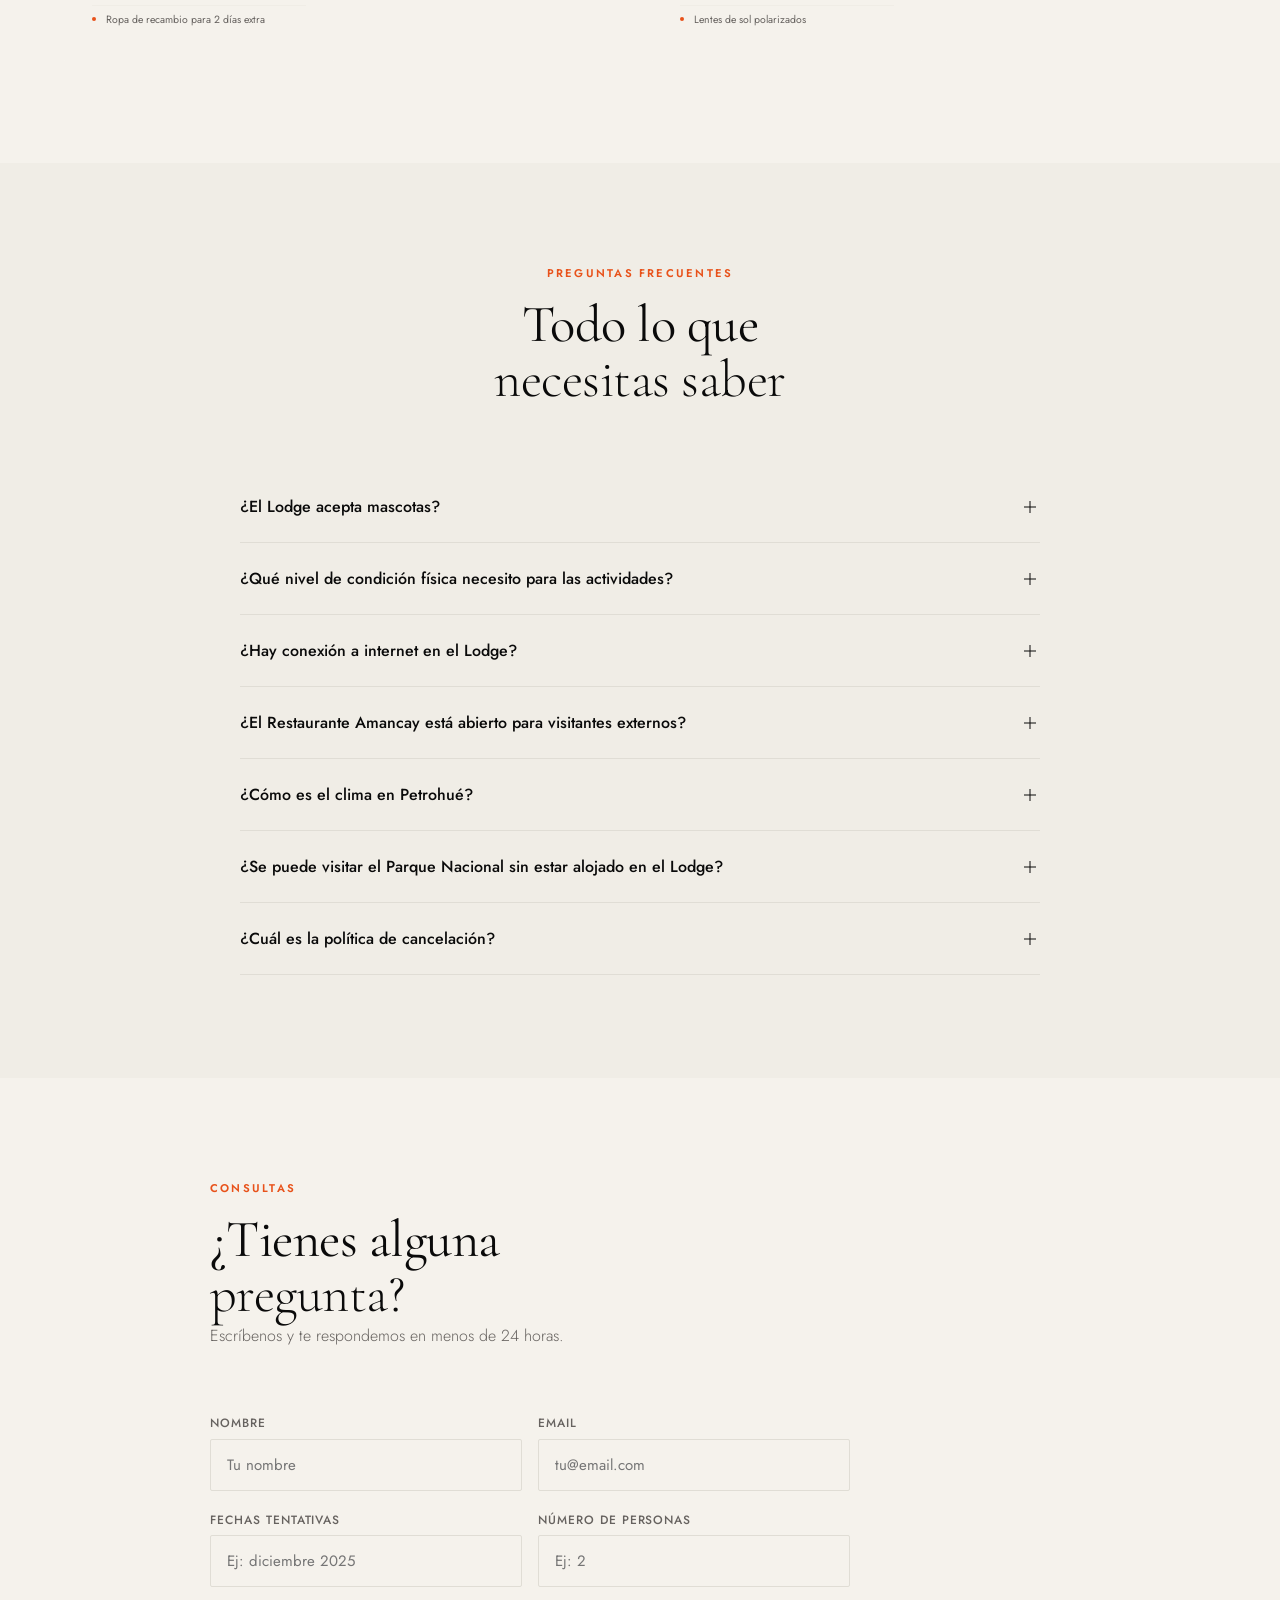
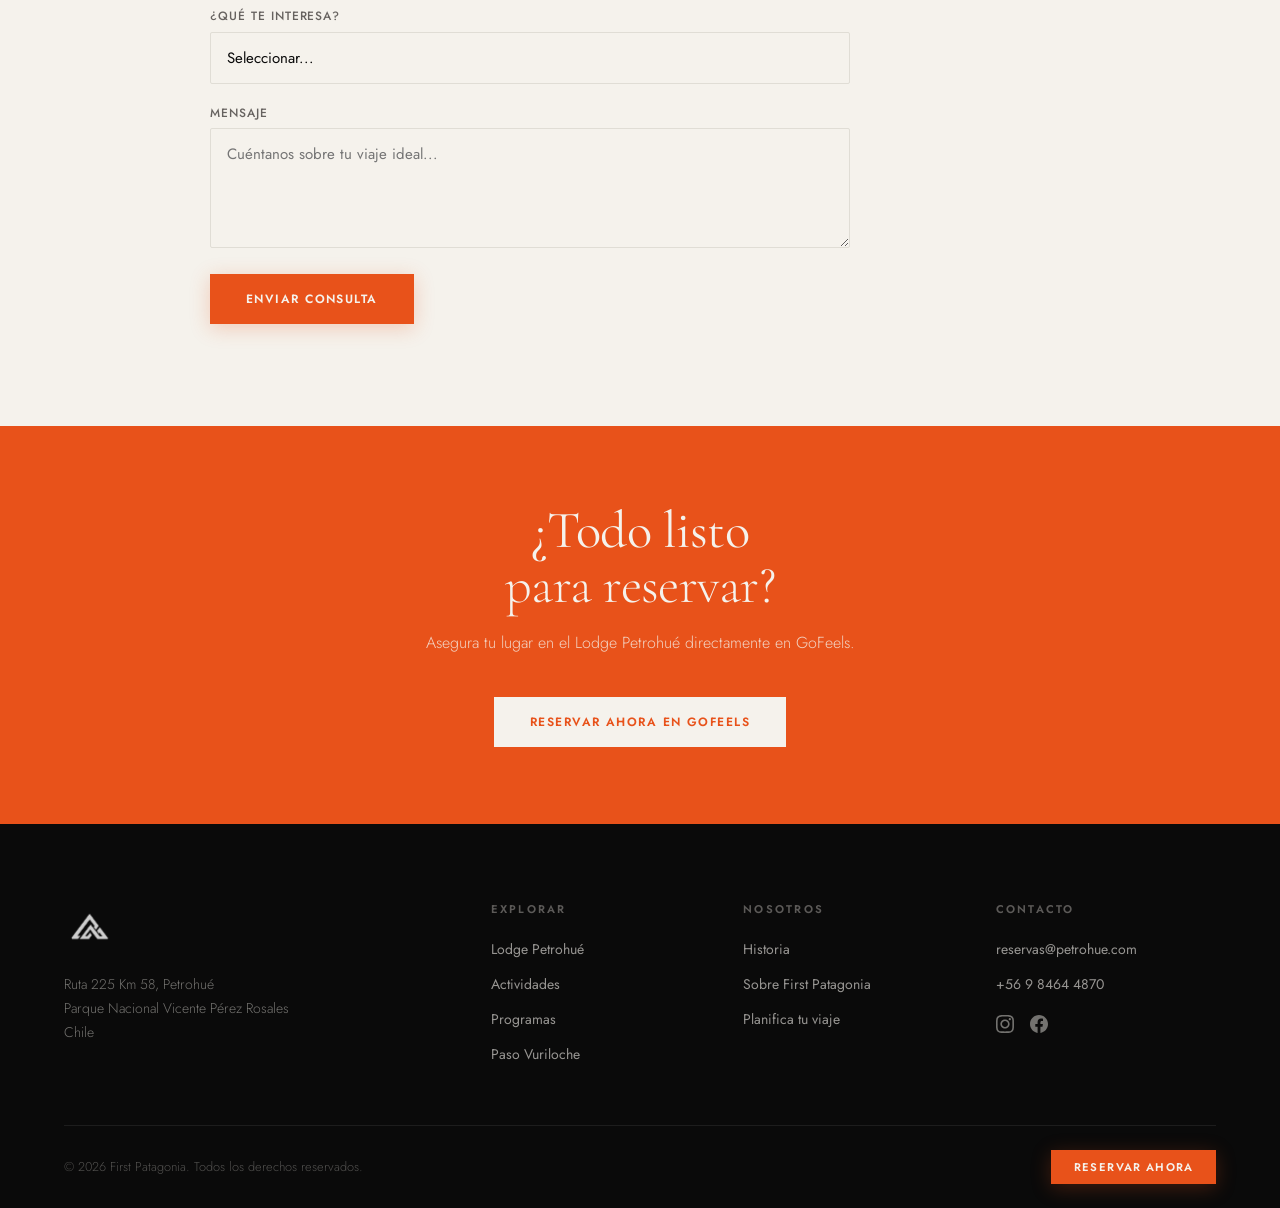
<file: planifica.html>
<!DOCTYPE html>
<html lang="es">
<head>
  <meta charset="UTF-8">
<!-- Google Tag Manager -->
<script>(function(w,d,s,l,i){w[l]=w[l]||[];w[l].push({'gtm.start':
new Date().getTime(),event:'gtm.js'});var f=d.getElementsByTagName(s)[0],
j=d.createElement(s),dl=l!='dataLayer'?'&l='+l:'';j.async=true;j.src=
'https://www.googletagmanager.com/gtm.js?id='+i+dl;f.parentNode.insertBefore(j,f);
})(window,document,'script','dataLayer','GTM-MBBW45BX');</script>
<!-- End Google Tag Manager -->
  <meta name="viewport" content="width=device-width, initial-scale=1.0">
  <title>Planifica tu Viaje — First Patagonia</title>
  <meta name="description" content="Cómo llegar a Petrohué, cuándo ir, qué llevar y todo lo que necesitas saber para planificar tu viaje a Lodge Petrohué en la Patagonia chilena.">
  <!-- Open Graph -->
  <meta property="og:type"        content="website">
  <meta property="og:title"       content="Planifica tu Viaje — First Patagonia">
  <meta property="og:description" content="Todo lo que necesitas saber para venir a Petrohué: temporadas, qué llevar, cómo llegar y preguntas frecuentes.">
  <meta property="og:image"       content="https://www.petrohue.com/assets/act-heli.jpg">
  <meta name="twitter:card"       content="summary_large_image">
  <link rel="preconnect" href="https://fonts.googleapis.com">
  <link rel="preconnect" href="https://fonts.gstatic.com" crossorigin>
  <link href="https://fonts.googleapis.com/css2?family=Cormorant+Garamond:ital,wght@0,300;0,400;0,500;0,600;1,300;1,400;1,500&family=Jost:wght@300;400;500;600&display=swap" rel="stylesheet">
  <link rel="stylesheet" href="css/style.css">
  <script>document.documentElement.classList.add('i18n-loading');</script>
  <style>
    .season-grid {
      display: grid;
      grid-template-columns: repeat(auto-fill, minmax(220px, 1fr));
      gap: 1px;
      background: rgba(255,255,255,0.06);
      margin-top: 3rem;
    }
    .season-card {
      background: var(--black);
      padding: 2rem 1.75rem;
      transition: background var(--transition);
    }
    .season-card:hover { background: #111; }
    .season-card__months {
      font-size: 0.4875rem; letter-spacing: 0.2em; text-transform: uppercase;
      color: var(--orange); display: block; margin-bottom: 0.75rem;
    }
    .season-card h4 { color: var(--white); margin-bottom: 0.5rem; }
    .season-card p  { color: rgba(245,242,236,0.55); font-size: 0.6375rem; line-height: 1.6; }
    .season-card__badge {
      display: inline-block; margin-top: 1rem;
      font-size: 0.4875rem; letter-spacing: 0.12em; text-transform: uppercase;
      padding: 0.3rem 0.75rem; border-radius: 100px;
      border: 1px solid rgba(255,255,255,0.15);
      color: rgba(245,242,236,0.4);
    }
    .season-card__badge--hot {
      border-color: var(--orange); color: var(--orange);
    }

    .route-step {
      display: flex;
      gap: 1.5rem;
      align-items: flex-start;
      padding: 1.75rem 0;
      border-bottom: 1px solid var(--gray-200);
    }
    .route-step:last-child { border-bottom: none; }
    .route-step__num {
      flex-shrink: 0;
      width: 2.5rem; height: 2.5rem;
      border-radius: 50%;
      background: var(--orange);
      color: var(--white);
      display: flex; align-items: center; justify-content: center;
      font-size: 0.6rem; font-weight: 600;
    }
    .route-step__body h4 { color: var(--black); margin-bottom: 0.3rem; }
    .route-step__body p  { font-size: 0.6562rem; }

    .packing-grid {
      display: grid;
      grid-template-columns: repeat(auto-fill, minmax(240px, 1fr));
      gap: 1.5rem;
    }
    .packing-list {
      background: var(--white);
      padding: 1.75rem;
      border-radius: var(--radius);
      border-top: 2px solid var(--orange);
    }
    .packing-list h4 { color: var(--black); margin-bottom: 1rem; }
    .packing-list ul { list-style: none; }
    .packing-list li {
      font-size: 0.6562rem; color: var(--gray-600);
      padding: 0.35rem 0;
      border-bottom: 1px solid var(--gray-100);
      display: flex; align-items: center; gap: 0.6rem;
    }
    .packing-list li:last-child { border-bottom: none; }
    .packing-list li::before {
      content: ''; display: block;
      width: 4px; height: 4px; border-radius: 50%;
      background: var(--orange); flex-shrink: 0;
    }
  </style>
</head>
<body>
<!-- Google Tag Manager (noscript) -->
<noscript><iframe src="https://www.googletagmanager.com/ns.html?id=GTM-MBBW45BX"
height="0" width="0" style="display:none;visibility:hidden"></iframe></noscript>
<!-- End Google Tag Manager (noscript) -->

  <nav class="nav" id="nav">
    <a href="index.html" class="nav__logo">
      <img src="Logos/First Patagonia 2 transparent.png" alt="First Patagonia">
    </a>
    <button class="nav__toggle" id="navToggle" aria-label="Abrir menú">
      <span></span><span></span><span></span>
    </button>
    <ul class="nav__links" id="navLinks">
      <li><a href="lodge.html" data-i18n="nav.lodge">Lodge</a></li>
      <li><a href="paso-vuriloche.html" data-i18n="nav.paso">Paso Vuriloche</a></li>
      <li><a href="programas.html" data-i18n="nav.prog">Programas</a></li>
      <li><a href="actividades.html" data-i18n="nav.act">Actividades</a></li>
      <li><a href="espiritupionero.html" data-i18n="nav.pioneer">Historia</a></li>
      <li><a href="planifica.html" data-i18n="nav.plan">Planifica</a></li>
      <li>
        <a href="https://reservation.gofeels.com/es/reservation/?CLP&token=c1b1d4d2-d466-4219-bd31-54ea0eeb95b7&rooms"
           class="nav__cta" target="_blank" rel="noopener" data-i18n="nav.book">Reservar</a>
      </li>
    </ul>
  </nav>

  <!-- HERO -->
  <section class="page-hero page-hero--planifica">
    <div class="page-hero__media">
      <!-- IMAGEN: <img src="assets/planifica-hero.jpg" alt="Planifica tu viaje"> -->
    </div>
    <div class="page-hero__overlay"></div>
    <div class="page-hero__content">
      <span class="page-hero__label" data-i18n="plan.hero.label">Todo lo que necesitas saber</span>
      <h1 class="page-hero__title" data-i18n-html="plan.hero.title">Planifica<br><em>tu viaje</em></h1>
      <p class="page-hero__subtitle" data-i18n="plan.hero.sub">Cómo llegar, cuándo ir y qué llevar para vivir Petrohué al máximo.</p>
    </div>
  </section>

  <!-- CUÁNDO IR -->
  <section class="section section--dark">
    <div class="section__inner">
      <div class="section__header section__header--center">
        <span class="section__label" data-i18n="plan.when.label">Temporadas</span>
        <h2 data-i18n-html="plan.when.title">¿Cuándo<br><em>venir?</em></h2>
        <p style="max-width:480px;margin:1rem auto 0;" data-i18n="plan.when.desc">Petrohué tiene algo que ofrecer todo el año. Cada estación tiene su carácter.</p>
      </div>
      <div class="season-grid">
        <div class="season-card">
          <span class="season-card__months" data-i18n="plan.s1.months">Noviembre — Marzo</span>
          <h4 data-i18n="plan.s1.name">Verano Patagónico</h4>
          <p data-i18n="plan.s1.p">Días largos, temperaturas agradables (15–22°C), toda la actividad disponible. La temporada más demandada.</p>
          <span class="season-card__badge season-card__badge--hot" data-i18n="plan.s.high">Temporada alta</span>
        </div>
        <div class="season-card">
          <span class="season-card__months" data-i18n="plan.s2.months">Abril — Mayo</span>
          <h4 data-i18n="plan.s2.name">Otoño</h4>
          <p data-i18n="plan.s2.p">Los bosques se tiñen de rojo y amarillo. Menos visitantes, precios más bajos, naturaleza en su máximo esplendor cromático.</p>
          <span class="season-card__badge" data-i18n="plan.s.mid">Temporada media</span>
        </div>
        <div class="season-card">
          <span class="season-card__months" data-i18n="plan.s3.months">Junio — Agosto</span>
          <h4 data-i18n="plan.s3.name">Invierno</h4>
          <p data-i18n="plan.s3.p">Nieve en el Volcán Osorno. Ski, tinajas y lodge acogedor. Una experiencia completamente diferente y muy íntima.</p>
          <span class="season-card__badge" data-i18n="plan.s.low">Temporada baja</span>
        </div>
        <div class="season-card">
          <span class="season-card__months" data-i18n="plan.s4.months">Septiembre — Octubre</span>
          <h4 data-i18n="plan.s4.name">Primavera</h4>
          <p data-i18n="plan.s4.p">El bosque renace. Flora nativa en floración, aves migratorias y condiciones ideales para trekking antes del verano.</p>
          <span class="season-card__badge" data-i18n="plan.s.mid">Temporada media</span>
        </div>
      </div>
    </div>
  </section>

  <!-- CÓMO LLEGAR -->
  <section class="section section--gray" id="como-llegar">
    <div class="section__inner" style="max-width:860px;margin:0 auto;">
      <div class="section__header">
        <span class="section__label" data-i18n="plan.how.label">Accesos</span>
        <h2 style="color:var(--black);" data-i18n-html="plan.how.title">Cómo llegar<br><em>a Petrohué</em></h2>
        <p data-i18n="plan.how.addr">Ruta 225 Km 58, Petrohué. Parque Nacional Vicente Pérez Rosales, Región de Los Lagos, Chile.</p>
      </div>

      <div style="margin-top:2rem;">
        <h4 style="color:var(--black);margin-bottom:1.5rem;font-size: 0.75rem;letter-spacing:0.05em;" data-i18n="plan.how.from.h">Desde Santiago</h4>
        <div class="route-step">
          <div class="route-step__num">1</div>
          <div class="route-step__body">
            <h4 data-i18n="plan.step1.h4">Vuelo a Puerto Montt</h4>
            <p data-i18n="plan.step1.p">Vuelo directo Santiago (SCL) → Puerto Montt (PMC). Duración aprox. 1h 40min. Múltiples frecuencias diarias con LATAM y Sky.</p>
          </div>
        </div>
        <div class="route-step">
          <div class="route-step__num">2</div>
          <div class="route-step__body">
            <h4 data-i18n="plan.step2.h4">Puerto Montt → Petrohué</h4>
            <p data-i18n="plan.step2.p">Traslado en vehículo por la Ruta 225 hacia Petrohué. Duración aprox. 1h 30min pasando por Puerto Varas y Ensenada. Se puede contratar transfer privado con el Lodge.</p>
          </div>
        </div>
        <div class="route-step">
          <div class="route-step__num">3</div>
          <div class="route-step__body">
            <h4 data-i18n="plan.step3.h4">Llegada al Lodge</h4>
            <p data-i18n="plan.step3.p">Check-in a partir de las 15:00. El Lodge está directamente sobre la Ruta 225, a 150m del Lago Todos los Santos.</p>
          </div>
        </div>
      </div>

      <div class="info-grid" style="margin-top:3rem;">
        <div class="info-card fade-up">
          <div class="info-card__icon">✈️</div>
          <h4 data-i18n="plan.how.fly.h">Desde Santiago</h4>
          <p data-i18n="plan.how.fly.p">~3 horas total (vuelo + traslado). El acceso más rápido al Lodge.</p>
        </div>
        <div class="info-card fade-up">
          <div class="info-card__icon">🚌</div>
          <h4 data-i18n="plan.how.bus.h">Bus desde Santiago</h4>
          <p data-i18n="plan.how.bus.p">~10 horas en bus nocturno a Puerto Montt + 1.5h en transfer. Opción económica.</p>
        </div>
        <div class="info-card fade-up">
          <div class="info-card__icon">🚗</div>
          <h4 data-i18n="plan.how.car.h">En auto propio</h4>
          <p data-i18n="plan.how.car.p">Ruta 5 Sur hasta Puerto Montt, luego Ruta 225 hacia Petrohué. Estacionamiento gratuito en el Lodge.</p>
        </div>
        <div class="info-card fade-up">
          <div class="info-card__icon">🚐</div>
          <h4 data-i18n="plan.how.transfer.h">Transfer privado</h4>
          <p data-i18n="plan.how.transfer.p">El Lodge coordina transfers privados desde Puerto Montt y Puerto Varas. Consulta disponibilidad al reservar.</p>
        </div>
      </div>
    </div>
  </section>

  <!-- QUÉ LLEVAR -->
  <section class="section" style="background:var(--white);" id="que-llevar">
    <div class="section__inner">
      <div class="section__header">
        <span class="section__label" data-i18n="plan.pack.label">Equipamiento</span>
        <h2 style="color:var(--black);" data-i18n-html="plan.pack.title">Qué llevar<br><em>a Petrohué</em></h2>
        <p data-i18n="plan.pack.desc">La Patagonia tiene clima cambiante. La clave es el sistema de capas.</p>
      </div>
      <div class="packing-grid" style="margin-top:2.5rem;">
        <div class="packing-list fade-up">
          <h4 data-i18n="plan.pack.ropa.h">Ropa esencial</h4>
          <ul>
            <li data-i18n="plan.pack.ropa.li1">Capa base térmica (merino o sintético)</li>
            <li data-i18n="plan.pack.ropa.li2">Polar o fleece grueso</li>
            <li data-i18n="plan.pack.ropa.li3">Chaqueta impermeable (Gore-Tex o similar)</li>
            <li data-i18n="plan.pack.ropa.li4">Pantalón trekking impermeable</li>
            <li data-i18n="plan.pack.ropa.li5">Gorro y guantes</li>
            <li data-i18n="plan.pack.ropa.li6">Ropa de recambio para 2 días extra</li>
          </ul>
        </div>
        <div class="packing-list fade-up">
          <h4 data-i18n="plan.pack.calzado.h">Calzado</h4>
          <ul>
            <li data-i18n="plan.pack.cal.li1">Botas de trekking impermeables</li>
            <li data-i18n="plan.pack.cal.li2">Zapatillas cómodas para el Lodge</li>
            <li data-i18n="plan.pack.cal.li3">Sandalias (opcional, para las tinajas)</li>
            <li data-i18n="plan.pack.cal.li4">Polainas (recomendado en invierno)</li>
          </ul>
        </div>
        <div class="packing-list fade-up">
          <h4 data-i18n="plan.pack.equip.h">Equipos y accesorios</h4>
          <ul>
            <li data-i18n="plan.pack.eq.li1">Mochila de día 20–30L</li>
            <li data-i18n="plan.pack.eq.li2">Bastones de trekking (recomendado)</li>
            <li data-i18n="plan.pack.eq.li3">Botella de agua reutilizable</li>
            <li data-i18n="plan.pack.eq.li4">Bloqueador solar FPS 50+</li>
            <li data-i18n="plan.pack.eq.li5">Repelente de insectos</li>
            <li data-i18n="plan.pack.eq.li6">Lentes de sol polarizados</li>
          </ul>
        </div>
        <div class="packing-list fade-up">
          <h4 data-i18n="plan.pack.docs.h">Documentos y salud</h4>
          <ul>
            <li data-i18n="plan.pack.doc.li1">Cédula de identidad o pasaporte</li>
            <li data-i18n="plan.pack.doc.li2">Seguro de viaje con cobertura aventura</li>
            <li data-i18n="plan.pack.doc.li3">Medicamentos personales</li>
            <li data-i18n="plan.pack.doc.li4">Botiquín básico de primeros auxilios</li>
            <li data-i18n="plan.pack.doc.li5">Tarjeta de acceso al Parque Nacional</li>
          </ul>
        </div>
      </div>
    </div>
  </section>

  <!-- FAQs -->
  <section class="section section--gray" id="faqs">
    <div class="section__inner">
      <div class="section__header section__header--center">
        <span class="section__label" data-i18n="plan.faq.label">Preguntas frecuentes</span>
        <h2 style="color:var(--black);" data-i18n-html="plan.faq.title">Todo lo que<br><em>necesitas saber</em></h2>
      </div>
      <div class="accordion" style="margin-top:3rem;">
        <div class="accordion__item">
          <button class="accordion__trigger">
            <span data-i18n="plan.faq.q1">¿El Lodge acepta mascotas?</span>
            <span class="accordion__icon"></span>
          </button>
          <div class="accordion__body">
            <p data-i18n="plan.faq.a1">Por respeto al ecosistema del Parque Nacional Vicente Pérez Rosales y la fauna silvestre, no aceptamos mascotas en el Lodge ni en las áreas del parque.</p>
          </div>
        </div>
        <div class="accordion__item">
          <button class="accordion__trigger">
            <span data-i18n="plan.faq.q2">¿Qué nivel de condición física necesito para las actividades?</span>
            <span class="accordion__icon"></span>
          </button>
          <div class="accordion__body">
            <p data-i18n="plan.faq.a2">Depende de la actividad. El kayak en el lago y las caminatas cortas son aptas para cualquier nivel. El rafting requiere nivel medio. Los trekking de altura y el Paso Vuriloche requieren buena condición física. Nuestros guías adaptan el ritmo al grupo.</p>
          </div>
        </div>
        <div class="accordion__item">
          <button class="accordion__trigger">
            <span data-i18n="plan.faq.q3">¿Hay conexión a internet en el Lodge?</span>
            <span class="accordion__icon"></span>
          </button>
          <div class="accordion__body">
            <p data-i18n="plan.faq.a3">Sí, contamos con Wi-Fi gratuito en las áreas comunes y habitaciones. La velocidad es funcional para uso normal. Patagonia invita a desconectarse, ¡pero entendemos que no siempre es posible!</p>
          </div>
        </div>
        <div class="accordion__item">
          <button class="accordion__trigger">
            <span data-i18n="plan.faq.q4">¿El Restaurante Amancay está abierto para visitantes externos?</span>
            <span class="accordion__icon"></span>
          </button>
          <div class="accordion__body">
            <p data-i18n="plan.faq.a4">Sí. El Restaurante Amancay recibe visitantes externos, sujeto a disponibilidad. Recomendamos hacer reserva previa, especialmente en temporada alta (noviembre–marzo).</p>
          </div>
        </div>
        <div class="accordion__item">
          <button class="accordion__trigger">
            <span data-i18n="plan.faq.q5">¿Cómo es el clima en Petrohué?</span>
            <span class="accordion__icon"></span>
          </button>
          <div class="accordion__body">
            <p data-i18n="plan.faq.a5">El clima es templado-húmedo todo el año. En verano (dic–feb) las temperaturas van de 12°C a 22°C. En invierno bajan a 2–10°C con probabilidad de nieve en altura. La lluvia es frecuente en cualquier época — el sistema de capas es fundamental.</p>
          </div>
        </div>
        <div class="accordion__item">
          <button class="accordion__trigger">
            <span data-i18n="plan.faq.q6">¿Se puede visitar el Parque Nacional sin estar alojado en el Lodge?</span>
            <span class="accordion__icon"></span>
          </button>
          <div class="accordion__body">
            <p data-i18n="plan.faq.a6">Sí, el Parque Nacional Vicente Pérez Rosales es de acceso público con entrada CONAF. Nuestros programas y actividades están disponibles exclusivamente para huéspedes del Lodge y clientes de Petrohué Expediciones.</p>
          </div>
        </div>
        <div class="accordion__item">
          <button class="accordion__trigger">
            <span data-i18n="plan.faq.q7">¿Cuál es la política de cancelación?</span>
            <span class="accordion__icon"></span>
          </button>
          <div class="accordion__body">
            <p data-i18n="plan.faq.a7">Cancelaciones con más de 30 días de anticipación: reembolso completo. Entre 15 y 30 días: 50% de reembolso. Menos de 15 días: sin reembolso. Consulta condiciones específicas al reservar en GoFeels.</p>
          </div>
        </div>
      </div>
    </div>
  </section>

  <!-- FORMULARIO CONSULTA -->
  <section class="section" style="background:var(--white);" id="consulta">
    <div class="section__inner" style="max-width:860px;margin:0 auto;">
      <div class="section__header">
        <span class="section__label" data-i18n="plan.contact.label">Consultas</span>
        <h2 style="color:var(--black);" data-i18n-html="plan.contact.title">¿Tienes alguna<br><em>pregunta?</em></h2>
        <p data-i18n="plan.contact.desc">Escríbenos y te respondemos en menos de 24 horas.</p>
      </div>
      <!-- FORMSPREE: reemplaza TU_ID_FORMSPREE con el código que te da formspree.io (ej: xAbCdEfG) -->
      <form class="form" style="margin-top:2.5rem;"
            action="https://formspree.io/f/TU_ID_FORMSPREE"
            method="POST">
        <!-- Campo oculto: asunto del email que llega a reservas@petrohue.com -->
        <input type="hidden" name="_subject" value="Nueva consulta — First Patagonia">
        <!-- Redirigir al usuario tras enviar (opcional, puedes crear una página gracias.html) -->
        <!-- <input type="hidden" name="_next" value="https://tudominio.com/gracias.html"> -->
        <div class="form__row">
          <div class="form__group">
            <label for="nombre" data-i18n="plan.form.name">Nombre</label>
            <input type="text" id="nombre" name="nombre" placeholder="Tu nombre" required>
          </div>
          <div class="form__group">
            <label for="email" data-i18n="plan.form.email">Email</label>
            <input type="email" id="email" name="email" placeholder="tu@email.com" required>
          </div>
        </div>
        <div class="form__row">
          <div class="form__group">
            <label for="fecha" data-i18n="plan.form.dates">Fechas tentativas</label>
            <input type="text" id="fecha" name="fecha" placeholder="Ej: diciembre 2025">
          </div>
          <div class="form__group">
            <label for="personas" data-i18n="plan.form.people">Número de personas</label>
            <input type="number" id="personas" name="personas" placeholder="Ej: 2" min="1">
          </div>
        </div>
        <div class="form__group">
          <label for="interes" data-i18n="plan.form.interest">¿Qué te interesa?</label>
          <select id="interes" name="interes">
            <option value="" data-i18n="plan.form.select">Seleccionar...</option>
            <option data-i18n="plan.form.opt1">Alojamiento (Lodge o cabañas)</option>
            <option data-i18n="plan.form.opt2">Programa específico</option>
            <option data-i18n="plan.form.opt3">Paso Vuriloche</option>
            <option data-i18n="plan.form.opt4">Tronador 360° Trail Running</option>
            <option data-i18n="plan.form.opt5">Actividades sueltas</option>
            <option data-i18n="plan.form.opt6">Grupo o evento corporativo</option>
          </select>
        </div>
        <div class="form__group">
          <label for="mensaje" data-i18n="plan.form.msg">Mensaje</label>
          <textarea id="mensaje" name="mensaje" placeholder="Cuéntanos sobre tu viaje ideal..."></textarea>
        </div>
        <button type="submit" class="btn btn--orange" data-i18n="plan.form.btn">Enviar consulta</button>
      </form>
    </div>
  </section>

  <!-- BOOKING BANNER -->
  <section class="booking-banner">
    <h2 data-i18n-html="plan.booking.title">¿Todo listo<br><em>para reservar?</em></h2>
    <p data-i18n="plan.booking.desc">Asegura tu lugar en el Lodge Petrohué directamente en GoFeels.</p>
    <a href="https://reservation.gofeels.com/es/reservation/?CLP&token=c1b1d4d2-d466-4219-bd31-54ea0eeb95b7&rooms"
       class="btn btn--light" target="_blank" rel="noopener" data-i18n="plan.booking.btn">Reservar ahora en GoFeels</a>
  </section>

  <footer class="footer">
    <div class="container">
      <div class="footer__top">
        <div class="footer__brand">
          <img src="Logos/Logo First Patagonia.png" alt="First Patagonia" class="footer__logo">
          <p data-i18n-html="footer.addr">Ruta 225 Km 58, Petrohué<br>Parque Nacional Vicente Pérez Rosales<br>Chile</p>
        </div>
        <nav class="footer__nav">
          <div class="footer__col">
            <h5 data-i18n="footer.explore">Explorar</h5>
            <ul>
              <li><a href="lodge.html" data-i18n="footer.lodge">Lodge Petrohué</a></li>
              <li><a href="actividades.html" data-i18n="nav.act">Actividades</a></li>
              <li><a href="programas.html" data-i18n="nav.prog">Programas</a></li>
              <li><a href="paso-vuriloche.html" data-i18n="footer.paso">Paso Vuriloche</a></li>
            </ul>
          </div>
          <div class="footer__col">
            <h5 data-i18n="footer.us">Nosotros</h5>
            <ul>
              <li><a href="espiritupionero.html" data-i18n="footer.pioneer">Historia</a></li>
              <li><a href="sobre.html" data-i18n="footer.about">Sobre First Patagonia</a></li>
              <li><a href="planifica.html" data-i18n="footer.plan">Planifica tu viaje</a></li>
            </ul>
          </div>
          <div class="footer__col">
            <h5 data-i18n="footer.contact">Contacto</h5>
            <ul>
              <li><a href="mailto:reservas@petrohue.com">reservas@petrohue.com</a></li>
              <li><a href="tel:+56984644870">+56 9 8464 4870</a></li>
            </ul>
            <div class="footer__social">
              <a href="https://www.instagram.com/petrohuelodge/" target="_blank" rel="noopener" aria-label="Instagram">
                <svg width="18" height="18" viewBox="0 0 24 24" fill="currentColor"><path d="M12 2.163c3.204 0 3.584.012 4.85.07 3.252.148 4.771 1.691 4.919 4.919.058 1.265.069 1.645.069 4.849 0 3.205-.012 3.584-.069 4.849-.149 3.225-1.664 4.771-4.919 4.919-1.266.058-1.644.07-4.85.07-3.204 0-3.584-.012-4.849-.07-3.26-.149-4.771-1.699-4.919-4.92-.058-1.265-.07-1.644-.07-4.849 0-3.204.013-3.583.07-4.849.149-3.227 1.664-4.771 4.919-4.919 1.266-.057 1.645-.069 4.849-.069zm0-2.163c-3.259 0-3.667.014-4.947.072-4.358.2-6.78 2.618-6.98 6.98-.059 1.281-.073 1.689-.073 4.948 0 3.259.014 3.668.072 4.948.2 4.358 2.618 6.78 6.98 6.98 1.281.058 1.689.072 4.948.072 3.259 0 3.668-.014 4.948-.072 4.354-.2 6.782-2.618 6.979-6.98.059-1.28.073-1.689.073-4.948 0-3.259-.014-3.667-.072-4.947-.196-4.354-2.617-6.78-6.979-6.98-1.281-.059-1.69-.073-4.949-.073zm0 5.838c-3.403 0-6.162 2.759-6.162 6.162s2.759 6.163 6.162 6.163 6.162-2.759 6.162-6.163c0-3.403-2.759-6.162-6.162-6.162zm0 10.162c-2.209 0-4-1.79-4-4 0-2.209 1.791-4 4-4s4 1.791 4 4c0 2.21-1.791 4-4 4zm6.406-11.845c-.796 0-1.441.645-1.441 1.44s.645 1.44 1.441 1.44c.795 0 1.439-.645 1.439-1.44s-.644-1.44-1.439-1.44z"/></svg>
              </a>
              <a href="https://www.facebook.com/petrohuechile/" target="_blank" rel="noopener" aria-label="Facebook">
                <svg width="18" height="18" viewBox="0 0 24 24" fill="currentColor"><path d="M24 12.073c0-6.627-5.373-12-12-12s-12 5.373-12 12c0 5.99 4.388 10.954 10.125 11.854v-8.385H7.078v-3.47h3.047V9.43c0-3.007 1.792-4.669 4.533-4.669 1.312 0 2.686.235 2.686.235v2.953H15.83c-1.491 0-1.956.925-1.956 1.874v2.25h3.328l-.532 3.47h-2.796v8.385C19.612 23.027 24 18.062 24 12.073z"/></svg>
              </a>
            </div>
          </div>
        </nav>
      </div>
      <div class="footer__bottom">
        <p data-i18n="footer.copy">© 2025 First Patagonia. Todos los derechos reservados.</p>
        <a href="https://reservation.gofeels.com/es/reservation/?CLP&token=c1b1d4d2-d466-4219-bd31-54ea0eeb95b7&rooms"
           class="btn btn--sm btn--orange" target="_blank" rel="noopener" data-i18n="footer.book">Reservar ahora</a>
      </div>
    </div>
  </footer>

  <script src="js/i18n.js"></script>
  <script src="js/main.js"></script>
</body>
</html>
</file>
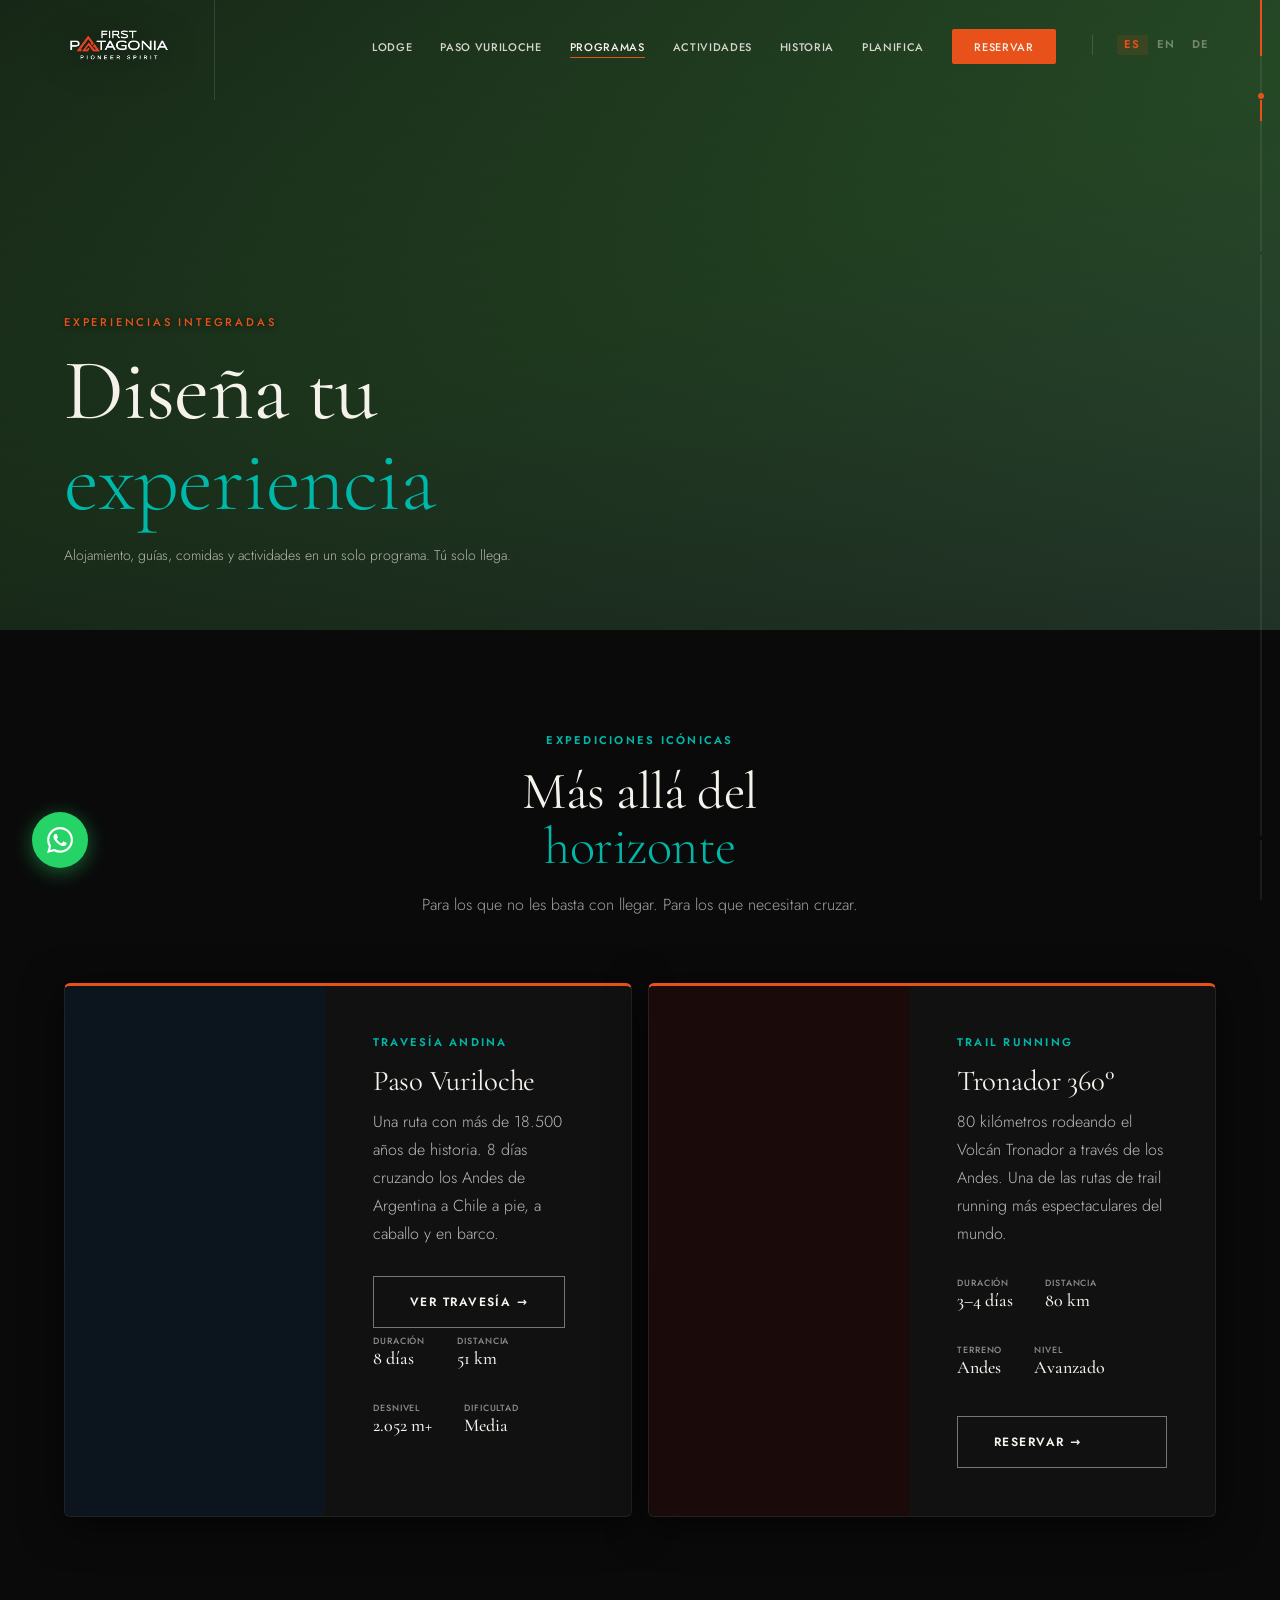
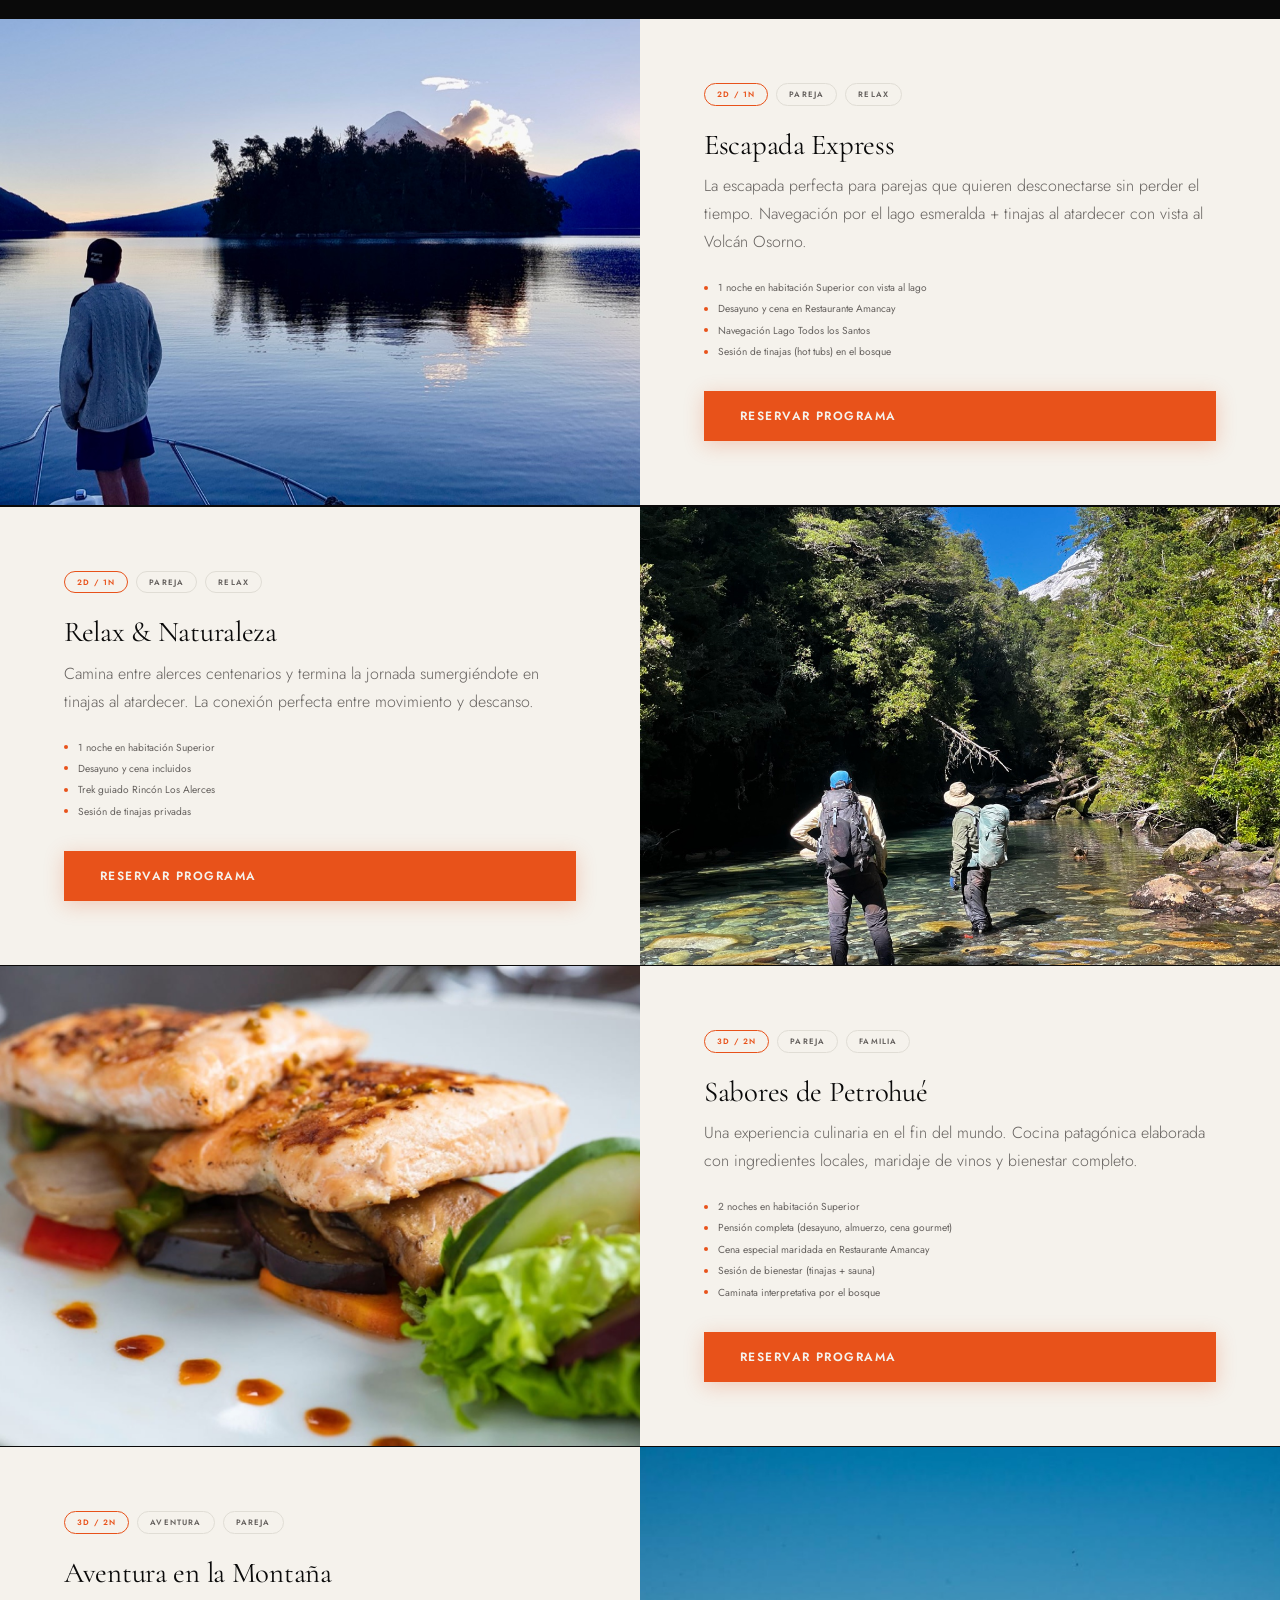
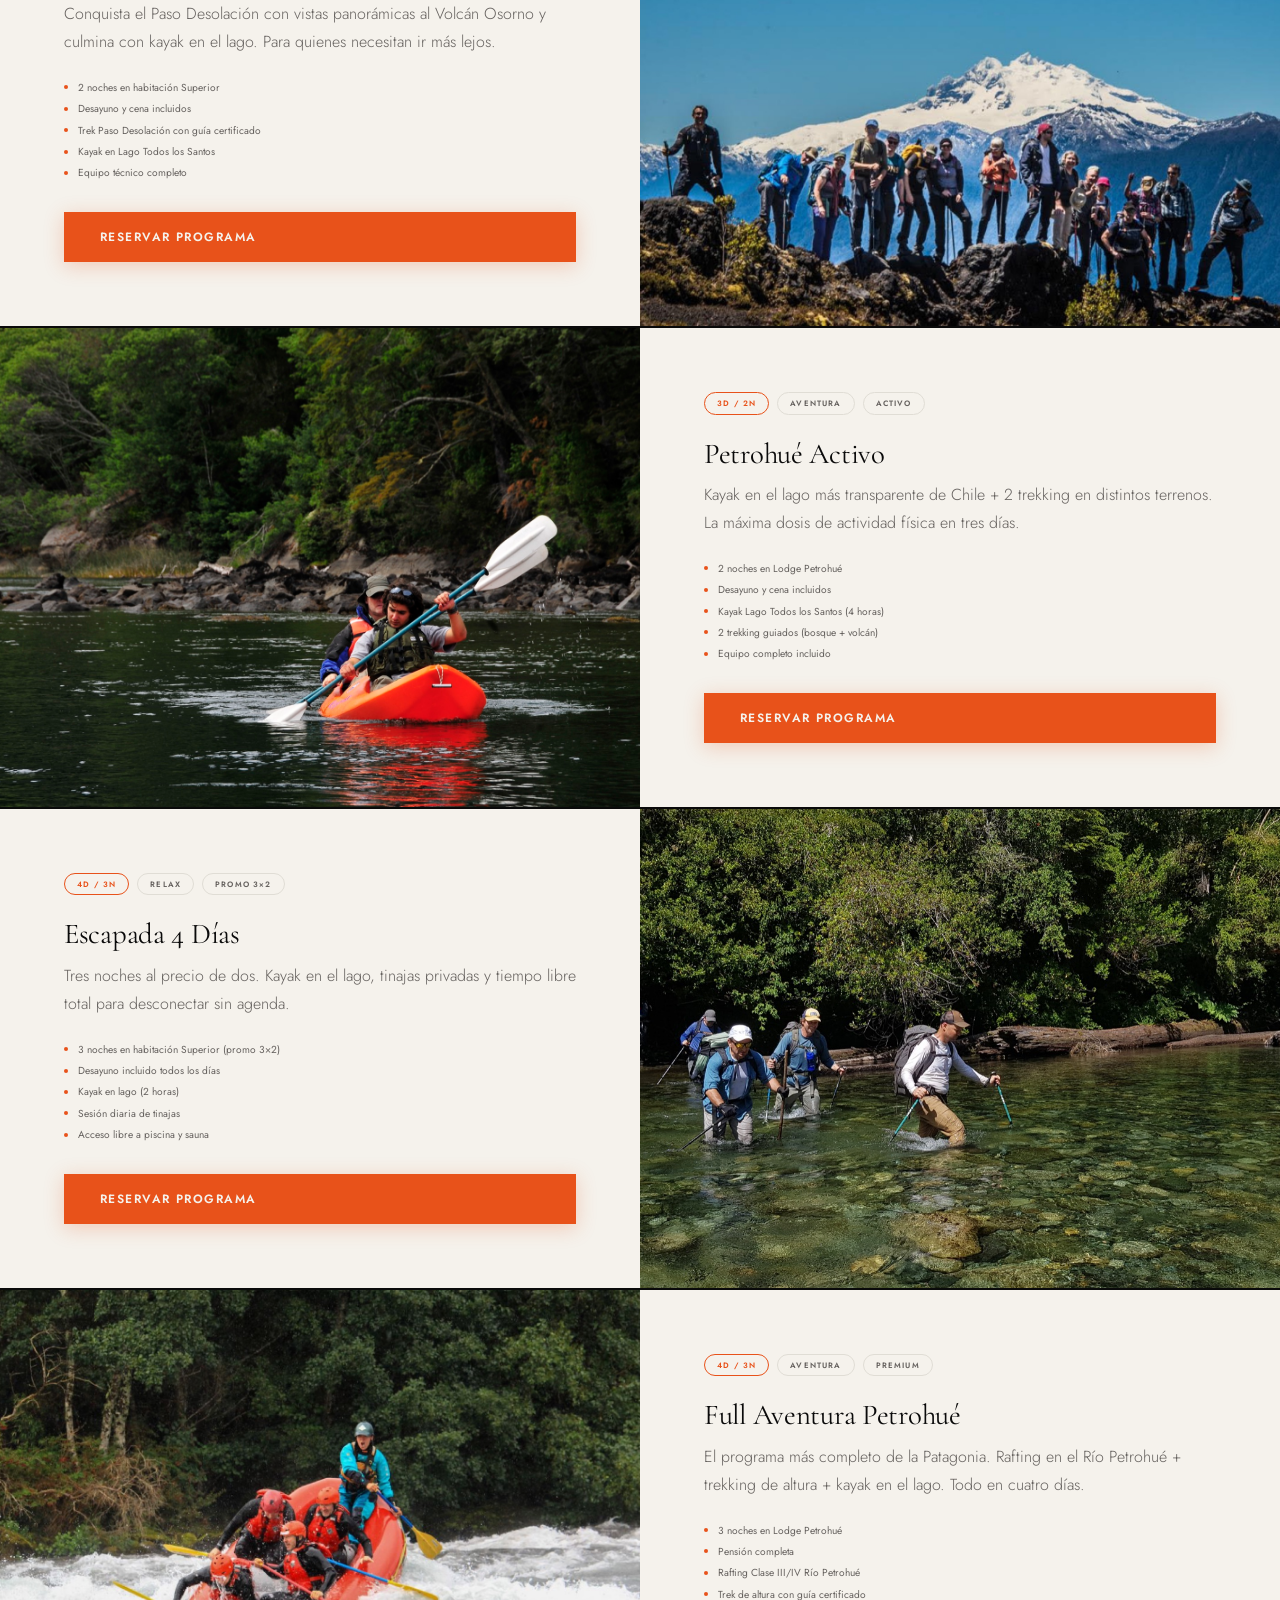
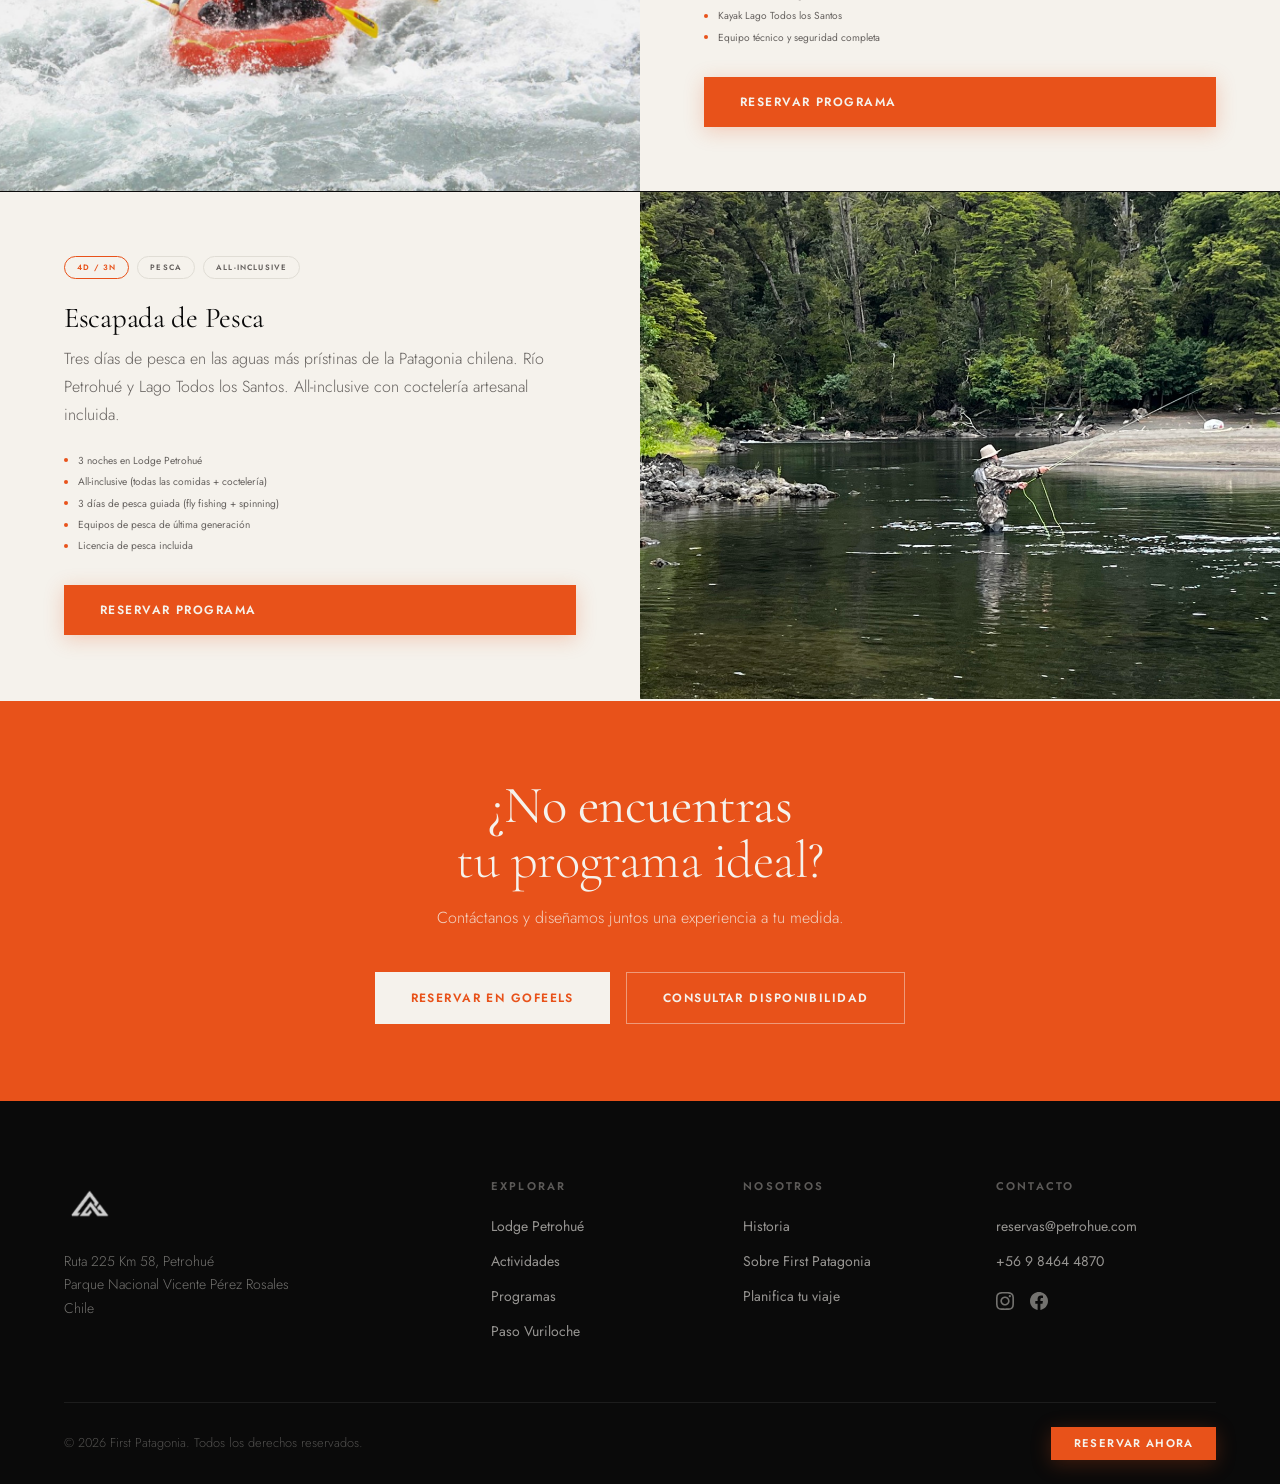
<file: programas.html>
<!DOCTYPE html>
<html lang="es">
<head>
  <meta charset="UTF-8">
<!-- Google Tag Manager -->
<script>(function(w,d,s,l,i){w[l]=w[l]||[];w[l].push({'gtm.start':
new Date().getTime(),event:'gtm.js'});var f=d.getElementsByTagName(s)[0],
j=d.createElement(s),dl=l!='dataLayer'?'&l='+l:'';j.async=true;j.src=
'https://www.googletagmanager.com/gtm.js?id='+i+dl;f.parentNode.insertBefore(j,f);
})(window,document,'script','dataLayer','GTM-MBBW45BX');</script>
<!-- End Google Tag Manager -->
  <meta name="viewport" content="width=device-width, initial-scale=1.0">
  <title>Programas — First Patagonia</title>
  <meta name="description" content="8 programas integrados y 2 expediciones icónicas. Desde escapadas de 2 días hasta la travesía del Paso Vuriloche. Diseña tu experiencia en Petrohué.">
  <!-- Open Graph -->
  <meta property="og:type"        content="website">
  <meta property="og:title"       content="Programas — First Patagonia">
  <meta property="og:description" content="Desde escapadas de 2 días hasta expediciones de 8. Diseña tu experiencia en Petrohué con los programas de First Patagonia.">
  <meta property="og:image"       content="https://www.petrohue.com/assets/act-heli.jpg">
  <meta name="twitter:card"       content="summary_large_image">
  <link rel="preconnect" href="https://fonts.googleapis.com">
  <link rel="preconnect" href="https://fonts.gstatic.com" crossorigin>
  <link href="https://fonts.googleapis.com/css2?family=Cormorant+Garamond:ital,wght@0,300;0,400;0,500;0,600;1,300;1,400;1,500&family=Jost:wght@300;400;500;600&display=swap" rel="stylesheet">
  <link rel="stylesheet" href="css/style.css">
  <script>document.documentElement.classList.add('i18n-loading');</script>
  <style>
    .program-full-card {
      display: grid;
      grid-template-columns: 1fr 1fr;
      min-height: 420px;
      overflow: hidden;
      background: var(--white);
      margin-bottom: 1.5px;
    }
    .program-full-card:nth-child(even) { direction: rtl; }
    .program-full-card:nth-child(even) > * { direction: ltr; }
    .program-full-card__media {
      background-size: cover;
      background-position: center;
      min-height: 320px;
      position: relative;
      overflow: hidden;
    }
    .program-full-card__media img {
      width: 100%; height: 100%; object-fit: cover;
      position: absolute; inset: 0;
    }
    .program-full-card__body {
      padding: clamp(2rem, 5vw, 4rem);
      display: flex;
      flex-direction: column;
      justify-content: center;
    }
    .program-full-card__tags {
      display: flex;
      gap: 0.5rem;
      flex-wrap: wrap;
      margin-bottom: 1.5rem;
    }
    .tag {
      font-size: 0.4875rem;
      font-weight: 600;
      letter-spacing: 0.15em;
      text-transform: uppercase;
      padding: 0.3rem 0.75rem;
      border-radius: 100px;
      border: 1px solid var(--gray-200);
      color: var(--gray-600);
    }
    .tag--orange { border-color: var(--orange); color: var(--orange); }
    .program-full-card__body h3 { color: var(--black); margin-bottom: 0.75rem; }
    .program-full-card__body p { margin-bottom: 1.5rem; }
    .program-includes {
      display: flex;
      flex-direction: column;
      gap: 0.4rem;
      margin-bottom: 2rem;
    }
    .program-includes li {
      font-size: 0.6375rem;
      color: var(--gray-600);
      display: flex;
      align-items: center;
      gap: 0.6rem;
    }
    .program-includes li::before {
      content: '';
      display: block;
      width: 4px;
      height: 4px;
      border-radius: 50%;
      background: var(--orange);
      flex-shrink: 0;
    }
    .expedition-card {
      display: grid;
      grid-template-columns: 260px 1fr;
      min-height: 460px;
      overflow: hidden;
      background: #111;
    }
    .expedition-card__media {
      position: relative;
      overflow: hidden;
    }
    .expedition-card__media img,
    .expedition-card__media video {
      position: absolute; inset: 0;
      width: 100%; height: 100%;
      object-fit: cover;
      object-position: center center;
    }
    .expedition-card__overlay { display: none; }
    .expedition-card__content {
      padding: clamp(2rem, 4vw, 3rem);
      display: flex;
      flex-direction: column;
      justify-content: space-between;
    }
    .expedition-card__content h3 { color: var(--white); margin-bottom: 0.75rem; font-size: clamp(1.2rem, 2.25vw, 1.875rem); }
    .expedition-card__content p { color: rgba(245,242,236,0.75); margin-bottom: 1.75rem; }
    .expedition-card__content .btn { display: inline-block; margin-bottom: 0; }
    .expedition-stats { margin-top: 0; }
    .expedition-stats {
      display: flex;
      gap: 2rem;
      flex-wrap: wrap;
      margin-bottom: 2rem;
    }
    .expedition-stats span {
      font-size: 0.5625rem;
      font-weight: 500;
      letter-spacing: 0.1em;
      text-transform: uppercase;
      color: rgba(245,242,236,0.55);
    }
    .expedition-stats strong {
      display: block;
      font-family: var(--font-serif);
      font-size: 1.125rem;
      font-weight: 500;
      color: var(--white);
      letter-spacing: 0;
      text-transform: none;
    }
    .expeditions-grid {
      display: grid;
      grid-template-columns: 1fr 1fr;
      gap: 16px;
    }
    .expedition-card {
      border-radius: 6px;
      overflow: hidden;
      border: 1px solid rgba(255,255,255,0.08);
      border-top: 3px solid var(--orange);
      box-shadow: 0 8px 40px rgba(0,0,0,0.6);
      transition: box-shadow 0.3s ease, transform 0.3s ease;
    }
    .expedition-card:hover {
      box-shadow: 0 24px 80px rgba(232,82,26,0.55), 0 0 40px rgba(232,82,26,0.3);
      transform: translateY(-10px);
    }
    @media (max-width: 900px) {
      .program-full-card { grid-template-columns: 1fr; }
      .program-full-card:nth-child(even) { direction: ltr; }
      .expeditions-grid { grid-template-columns: 1fr; }
      .expedition-card { grid-template-columns: 1fr; }
      .expedition-card__media { height: 300px; }
    }
  </style>
</head>
<body>
<!-- Google Tag Manager (noscript) -->
<noscript><iframe src="https://www.googletagmanager.com/ns.html?id=GTM-MBBW45BX"
height="0" width="0" style="display:none;visibility:hidden"></iframe></noscript>
<!-- End Google Tag Manager (noscript) -->

  <nav class="nav" id="nav">
    <a href="index.html" class="nav__logo">
      <img src="Logos/First Patagonia 2 transparent.png" alt="First Patagonia">
    </a>
    <button class="nav__toggle" id="navToggle" aria-label="Abrir menú">
      <span></span><span></span><span></span>
    </button>
    <ul class="nav__links" id="navLinks">
      <li><a href="lodge.html" data-i18n="nav.lodge">Lodge</a></li>
      <li><a href="paso-vuriloche.html" data-i18n="nav.paso">Paso Vuriloche</a></li>
      <li><a href="programas.html" data-i18n="nav.prog">Programas</a></li>
      <li><a href="actividades.html" data-i18n="nav.act">Actividades</a></li>
      <li><a href="espiritupionero.html" data-i18n="nav.pioneer">Historia</a></li>
      <li><a href="planifica.html" data-i18n="nav.plan">Planifica</a></li>
      <li>
        <a href="https://reservation.gofeels.com/es/reservation/?CLP&token=c1b1d4d2-d466-4219-bd31-54ea0eeb95b7&rooms"
           class="nav__cta" target="_blank" rel="noopener" data-i18n="nav.book">Reservar</a>
      </li>
    </ul>
  </nav>

  <!-- HERO -->
  <section class="page-hero page-hero--programas">
    <div class="page-hero__media">
      <!-- IMAGEN: <img src="assets/programas-hero.jpg" alt="Programas First Patagonia"> -->
    </div>
    <div class="page-hero__overlay"></div>
    <div class="page-hero__content">
      <span class="page-hero__label" data-i18n="prog.hero.label">Experiencias integradas</span>
      <h1 class="page-hero__title" data-i18n-html="prog.hero.title">Diseña tu<br><em>experiencia</em></h1>
      <p class="page-hero__subtitle" data-i18n="prog.hero.sub">Alojamiento, guías, comidas y actividades en un solo programa. Tú solo llega.</p>
    </div>
  </section>

  <!-- EXPEDICIONES -->
  <section class="section section--dark">
    <div class="section__inner">
      <div class="section__header section__header--center">
        <span class="section__label" data-i18n="prog.exp.label">Expediciones icónicas</span>
        <h2 data-i18n-html="prog.exp.title">Más allá del<br><em>horizonte</em></h2>
        <p style="max-width:560px;margin:1rem auto 0;" data-i18n="prog.exp.desc">Para los que no les basta con llegar. Para los que necesitan cruzar.</p>
      </div>
      <div class="expeditions-grid" style="margin-top:3rem;">

        <a href="paso-vuriloche.html" class="expedition-card">
          <div class="expedition-card__media" style="background:#0c141e;">
            <video id="pasoCardVideo" autoplay muted loop playsinline>
              <source src="assets/paso-card.mp4" type="video/mp4">
            </video>
          </div>
          <div class="expedition-card__content">
            <div>
              <span class="section__label" data-i18n="prog.paso.cat">Travesía andina</span>
              <h3>Paso Vuriloche</h3>
              <p data-i18n="prog.paso.desc">Franz Schirmer abrió esta ruta milenaria al turismo en 1998. 8 días cruzando los Andes de Chile a Argentina a pie, a caballo y en barco.</p>
              <span class="btn btn--ghost" data-i18n="prog.paso.btn">Ver travesía →</span>
            </div>
            <div class="expedition-stats">
              <span><span data-i18n="exp.stat.dur">Duración</span><strong>8 días</strong></span>
              <span><span data-i18n="exp.stat.dist">Distancia</span><strong>51 km</strong></span>
              <span><span data-i18n="exp.stat.drop">Desnivel</span><strong>2.052 m+</strong></span>
              <span><span data-i18n="exp.stat.diff">Dificultad</span><strong data-i18n="prog.exp.paso.diff">Media</strong></span>
            </div>
          </div>
        </a>

        <div class="expedition-card">
          <div class="expedition-card__media" style="background:#1a0a0a;">
            <video autoplay muted loop playsinline>
              <source src="assets/tronador-360.mp4" type="video/mp4">
            </video>
          </div>
          <div class="expedition-card__content">
            <div>
              <span class="section__label">Trail Running</span>
              <h3>Tronador 360°</h3>
              <p data-i18n="prog.tronador.desc">80 kilómetros rodeando el Volcán Tronador a través de los Andes. Una de las rutas de trail running más espectaculares del mundo.</p>
              <div class="expedition-stats">
                <span><span data-i18n="exp.stat.dur">Duración</span><strong>3–4 días</strong></span>
                <span><span data-i18n="exp.stat.dist">Distancia</span><strong>80 km</strong></span>
                <span><span data-i18n="exp.stat.terr">Terreno</span><strong>Andes</strong></span>
                <span><span data-i18n="exp.stat.level">Nivel</span><strong data-i18n="prog.exp.tronador.level">Avanzado</strong></span>
              </div>
            </div>
            <a href="https://wa.me/56984644870?text=Hola%2C%20me%20interesa%20el%20Tronador%20360%C2%B0%20Trail%20Running."
               class="btn btn--ghost" target="_blank" rel="noopener" data-i18n="prog.tronador.btn">Reservar →</a>
          </div>
        </div>

      </div>
    </div>
  </section>

  <!-- PROGRAMAS LISTA -->
  <section style="background: var(--black);">

    <!-- 1 -->
    <div class="program-full-card">
      <div class="program-full-card__media program-card__media--1">
        <img src="assets/prog-1.jpg" alt="Escapada Express">
      </div>
      <div class="program-full-card__body">
        <div class="program-full-card__tags">
          <span class="tag tag--orange" data-i18n="prog1.tags">2D / 1N</span>
          <span class="tag" data-i18n="prog1.tag2">Pareja</span>
          <span class="tag" data-i18n="prog1.tag3">Relax</span>
        </div>
        <h3 data-i18n="prog1.h3">Escapada Express</h3>
        <p data-i18n="prog1.p">La escapada perfecta para parejas que quieren desconectarse sin perder el tiempo. Navegación por el lago esmeralda + tinajas al atardecer con vista al Volcán Osorno.</p>
        <ul class="program-includes">
          <li data-i18n="prog1.inc1">1 noche en habitación Superior con vista al lago</li>
          <li data-i18n="prog1.inc2">Desayuno y cena en Restaurante Amancay</li>
          <li data-i18n="prog1.inc3">Navegación Lago Todos los Santos</li>
          <li data-i18n="prog1.inc4">Sesión de tinajas (hot tubs) en el bosque</li>
        </ul>
        <a href="https://reservation.gofeels.com/es/package-detail/169?CLP&token=c1b1d4d2-d466-4219-bd31-54ea0eeb95b7"
           class="btn btn--orange" target="_blank" rel="noopener" data-i18n="prog.book.btn">Reservar programa</a>
      </div>
    </div>

    <!-- 2 -->
    <div class="program-full-card">
      <div class="program-full-card__media program-card__media--2">
        <img src="assets/prog-2.jpg" alt="Relax y Naturaleza">
      </div>
      <div class="program-full-card__body">
        <div class="program-full-card__tags">
          <span class="tag tag--orange" data-i18n="prog1.tags">2D / 1N</span>
          <span class="tag" data-i18n="prog1.tag2">Pareja</span>
          <span class="tag" data-i18n="prog1.tag3">Relax</span>
        </div>
        <h3 data-i18n="prog2.h3">Relax & Naturaleza</h3>
        <p data-i18n="prog2.p">Camina entre alerces centenarios y termina la jornada sumergiéndote en tinajas al atardecer. La conexión perfecta entre movimiento y descanso.</p>
        <ul class="program-includes">
          <li data-i18n="prog2.inc1">1 noche en habitación Superior</li>
          <li data-i18n="prog2.inc2">Desayuno y cena incluidos</li>
          <li data-i18n="prog2.inc3">Trek guiado Rincón Los Alerces</li>
          <li data-i18n="prog2.inc4">Sesión de tinajas privadas</li>
        </ul>
        <a href="https://reservation.gofeels.com/es/package-detail/170?CLP&token=c1b1d4d2-d466-4219-bd31-54ea0eeb95b7"
           class="btn btn--orange" target="_blank" rel="noopener" data-i18n="prog.book.btn">Reservar programa</a>
      </div>
    </div>

    <!-- 3 -->
    <div class="program-full-card">
      <div class="program-full-card__media program-card__media--3">
        <img src="assets/prog-3.jpg" alt="Sabores de Petrohué">
      </div>
      <div class="program-full-card__body">
        <div class="program-full-card__tags">
          <span class="tag tag--orange">3D / 2N</span>
          <span class="tag" data-i18n="prog1.tag2">Pareja</span>
          <span class="tag" data-i18n="prog3.tag2">Familia</span>
        </div>
        <h3 data-i18n="prog3.h3">Sabores de Petrohué</h3>
        <p data-i18n="prog3.p">Una experiencia culinaria en el fin del mundo. Cocina patagónica elaborada con ingredientes locales, maridaje de vinos y bienestar completo.</p>
        <ul class="program-includes">
          <li data-i18n="prog3.inc1">2 noches en habitación Superior</li>
          <li data-i18n="prog3.inc2">Pensión completa (desayuno, almuerzo, cena gourmet)</li>
          <li data-i18n="prog3.inc3">Cena especial maridada en Restaurante Amancay</li>
          <li data-i18n="prog3.inc4">Sesión de bienestar (tinajas + sauna)</li>
          <li data-i18n="prog3.inc5">Caminata interpretativa por el bosque</li>
        </ul>
        <a href="https://reservation.gofeels.com/es/package-detail/166?CLP&token=c1b1d4d2-d466-4219-bd31-54ea0eeb95b7"
           class="btn btn--orange" target="_blank" rel="noopener" data-i18n="prog.book.btn">Reservar programa</a>
      </div>
    </div>

    <!-- 4 -->
    <div class="program-full-card">
      <div class="program-full-card__media program-card__media--4">
        <img src="assets/prog-4.jpg" alt="Aventura en la Montaña">
      </div>
      <div class="program-full-card__body">
        <div class="program-full-card__tags">
          <span class="tag tag--orange">3D / 2N</span>
          <span class="tag" data-i18n="prog4.tag2">Aventura</span>
          <span class="tag" data-i18n="prog1.tag2">Pareja</span>
        </div>
        <h3 data-i18n="prog4.h3">Aventura en la Montaña</h3>
        <p data-i18n="prog4.p">Conquista el Paso Desolación con vistas panorámicas al Volcán Osorno y culmina con kayak en el lago. Para quienes necesitan ir más lejos.</p>
        <ul class="program-includes">
          <li data-i18n="prog4.inc1">2 noches en habitación Superior</li>
          <li data-i18n="prog4.inc2">Desayuno y cena incluidos</li>
          <li data-i18n="prog4.inc3">Trek Paso Desolación con guía certificado</li>
          <li data-i18n="prog4.inc4">Kayak en Lago Todos los Santos</li>
          <li data-i18n="prog4.inc5">Equipo técnico completo</li>
        </ul>
        <a href="https://reservation.gofeels.com/es/package-detail/167?CLP&token=c1b1d4d2-d466-4219-bd31-54ea0eeb95b7"
           class="btn btn--orange" target="_blank" rel="noopener" data-i18n="prog.book.btn">Reservar programa</a>
      </div>
    </div>

    <!-- 5 -->
    <div class="program-full-card">
      <div class="program-full-card__media program-card__media--5">
        <img src="assets/prog-5.jpg" alt="Petrohué Activo">
      </div>
      <div class="program-full-card__body">
        <div class="program-full-card__tags">
          <span class="tag tag--orange">3D / 2N</span>
          <span class="tag" data-i18n="prog4.tag2">Aventura</span>
          <span class="tag" data-i18n="prog5.tag2">Activo</span>
        </div>
        <h3 data-i18n="prog5.h3">Petrohué Activo</h3>
        <p data-i18n="prog5.p">Kayak en el lago más transparente de Chile + 2 trekking en distintos terrenos. La máxima dosis de actividad física en tres días.</p>
        <ul class="program-includes">
          <li data-i18n="prog5.inc1">2 noches en Lodge Petrohué</li>
          <li data-i18n="prog5.inc2">Desayuno y cena incluidos</li>
          <li data-i18n="prog5.inc3">Kayak Lago Todos los Santos (4 horas)</li>
          <li data-i18n="prog5.inc4">2 trekking guiados (bosque + volcán)</li>
          <li data-i18n="prog5.inc5">Equipo completo incluido</li>
        </ul>
        <a href="https://reservation.gofeels.com/es/package-detail/168?CLP&token=c1b1d4d2-d466-4219-bd31-54ea0eeb95b7"
           class="btn btn--orange" target="_blank" rel="noopener" data-i18n="prog.book.btn">Reservar programa</a>
      </div>
    </div>

    <!-- 6 -->
    <div class="program-full-card">
      <div class="program-full-card__media program-card__media--6">
        <img src="assets/prog-6.jpg" alt="Escapada 4 Días">
      </div>
      <div class="program-full-card__body">
        <div class="program-full-card__tags">
          <span class="tag tag--orange">4D / 3N</span>
          <span class="tag" data-i18n="prog1.tag3">Relax</span>
          <span class="tag" data-i18n="prog6.tag2">Promo 3×2</span>
        </div>
        <h3 data-i18n="prog6.h3">Escapada 4 Días</h3>
        <p data-i18n="prog6.p">Tres noches al precio de dos. Kayak en el lago, tinajas privadas y tiempo libre total para desconectar sin agenda.</p>
        <ul class="program-includes">
          <li data-i18n="prog6.inc1">3 noches en habitación Superior (promo 3×2)</li>
          <li data-i18n="prog6.inc2">Desayuno incluido todos los días</li>
          <li data-i18n="prog6.inc3">Kayak en lago (2 horas)</li>
          <li data-i18n="prog6.inc4">Sesión diaria de tinajas</li>
          <li data-i18n="prog6.inc5">Acceso libre a piscina y sauna</li>
        </ul>
        <a href="https://reservation.gofeels.com/es/package-detail/165?CLP&token=c1b1d4d2-d466-4219-bd31-54ea0eeb95b7"
           class="btn btn--orange" target="_blank" rel="noopener" data-i18n="prog.book.btn">Reservar programa</a>
      </div>
    </div>

    <!-- 7 -->
    <div class="program-full-card">
      <div class="program-full-card__media program-card__media--7">
        <img src="assets/prog-7.jpg" alt="Full Aventura Petrohué">
      </div>
      <div class="program-full-card__body">
        <div class="program-full-card__tags">
          <span class="tag tag--orange">4D / 3N</span>
          <span class="tag" data-i18n="prog4.tag2">Aventura</span>
          <span class="tag" data-i18n="prog7.tag2">Premium</span>
        </div>
        <h3 data-i18n="prog7.h3">Full Aventura Petrohué</h3>
        <p data-i18n="prog7.p">El programa más completo de la Patagonia. Rafting en el Río Petrohué + trekking de altura + kayak en el lago. Todo en cuatro días.</p>
        <ul class="program-includes">
          <li data-i18n="prog7.inc1">3 noches en Lodge Petrohué</li>
          <li data-i18n="prog7.inc2">Pensión completa</li>
          <li data-i18n="prog7.inc3">Rafting Clase III/IV Río Petrohué</li>
          <li data-i18n="prog7.inc4">Trek de altura con guía certificado</li>
          <li data-i18n="prog7.inc5">Kayak Lago Todos los Santos</li>
          <li data-i18n="prog7.inc6">Equipo técnico y seguridad completa</li>
        </ul>
        <a href="https://reservation.gofeels.com/es/package-detail/171?CLP&token=c1b1d4d2-d466-4219-bd31-54ea0eeb95b7"
           class="btn btn--orange" target="_blank" rel="noopener" data-i18n="prog.book.btn">Reservar programa</a>
      </div>
    </div>

    <!-- 8 -->
    <div class="program-full-card">
      <div class="program-full-card__media program-card__media--8">
        <img src="assets/prog-8.jpg" alt="Escapada de Pesca">
      </div>
      <div class="program-full-card__body">
        <div class="program-full-card__tags">
          <span class="tag tag--orange">4D / 3N</span>
          <span class="tag" data-i18n="prog8.tag2">Pesca</span>
          <span class="tag" data-i18n="prog8.tag3">All-inclusive</span>
        </div>
        <h3 data-i18n="prog8.h3">Escapada de Pesca</h3>
        <p data-i18n="prog8.p">Tres días de pesca en las aguas más prístinas de la Patagonia chilena. Río Petrohué y Lago Todos los Santos. All-inclusive con coctelería artesanal incluida.</p>
        <ul class="program-includes">
          <li data-i18n="prog8.inc1">3 noches en Lodge Petrohué</li>
          <li data-i18n="prog8.inc2">All-inclusive (todas las comidas + coctelería)</li>
          <li data-i18n="prog8.inc3">3 días de pesca guiada (fly fishing + spinning)</li>
          <li data-i18n="prog8.inc4">Equipos de pesca de última generación</li>
          <li data-i18n="prog8.inc5">Licencia de pesca incluida</li>
        </ul>
        <a href="https://reservation.gofeels.com/es/package-detail/172?CLP&token=c1b1d4d2-d466-4219-bd31-54ea0eeb95b7"
           class="btn btn--orange" target="_blank" rel="noopener" data-i18n="prog.book.btn">Reservar programa</a>
      </div>
    </div>

  </section>

  <!-- BOOKING BANNER -->
  <section class="booking-banner">
    <h2 data-i18n-html="prog.booking.title">¿No encuentras<br><em>tu programa ideal?</em></h2>
    <p data-i18n="prog.booking.desc">Contáctanos y diseñamos juntos una experiencia a tu medida.</p>
    <div style="display:flex;gap:1rem;justify-content:center;flex-wrap:wrap;">
      <a href="https://reservation.gofeels.com/es/reservation/?CLP&token=c1b1d4d2-d466-4219-bd31-54ea0eeb95b7&packages"
         class="btn btn--light" target="_blank" rel="noopener" data-i18n="prog.booking.btn">Reservar en GoFeels</a>
      <a href="https://wa.me/56984644870?text=Hola%2C%20quiero%20consultar%20disponibilidad%20de%20programas%20en%20First%20Patagonia%20%F0%9F%8F%94%EF%B8%8F"
         class="btn btn--ghost" target="_blank" rel="noopener" data-i18n="prog.booking.btn2">Consultar disponibilidad</a>
    </div>
  </section>

  <footer class="footer">
    <div class="container">
      <div class="footer__top">
        <div class="footer__brand">
          <img src="Logos/Logo First Patagonia.png" alt="First Patagonia" class="footer__logo">
          <p data-i18n-html="footer.addr">Ruta 225 Km 58, Petrohué<br>Parque Nacional Vicente Pérez Rosales<br>Chile</p>
        </div>
        <nav class="footer__nav">
          <div class="footer__col">
            <h5 data-i18n="footer.explore">Explorar</h5>
            <ul>
              <li><a href="lodge.html" data-i18n="footer.lodge">Lodge Petrohué</a></li>
              <li><a href="actividades.html" data-i18n="nav.act">Actividades</a></li>
              <li><a href="programas.html" data-i18n="nav.prog">Programas</a></li>
              <li><a href="paso-vuriloche.html" data-i18n="footer.paso">Paso Vuriloche</a></li>
            </ul>
          </div>
          <div class="footer__col">
            <h5 data-i18n="footer.us">Nosotros</h5>
            <ul>
              <li><a href="espiritupionero.html" data-i18n="footer.pioneer">Historia</a></li>
              <li><a href="sobre.html" data-i18n="footer.about">Sobre First Patagonia</a></li>
              <li><a href="planifica.html" data-i18n="footer.plan">Planifica tu viaje</a></li>
            </ul>
          </div>
          <div class="footer__col">
            <h5 data-i18n="footer.contact">Contacto</h5>
            <ul>
              <li><a href="mailto:reservas@petrohue.com">reservas@petrohue.com</a></li>
              <li><a href="tel:+56984644870">+56 9 8464 4870</a></li>
            </ul>
            <div class="footer__social">
              <a href="https://www.instagram.com/petrohuelodge/" target="_blank" rel="noopener" aria-label="Instagram">
                <svg width="18" height="18" viewBox="0 0 24 24" fill="currentColor"><path d="M12 2.163c3.204 0 3.584.012 4.85.07 3.252.148 4.771 1.691 4.919 4.919.058 1.265.069 1.645.069 4.849 0 3.205-.012 3.584-.069 4.849-.149 3.225-1.664 4.771-4.919 4.919-1.266.058-1.644.07-4.85.07-3.204 0-3.584-.012-4.849-.07-3.26-.149-4.771-1.699-4.919-4.92-.058-1.265-.07-1.644-.07-4.849 0-3.204.013-3.583.07-4.849.149-3.227 1.664-4.771 4.919-4.919 1.266-.057 1.645-.069 4.849-.069zm0-2.163c-3.259 0-3.667.014-4.947.072-4.358.2-6.78 2.618-6.98 6.98-.059 1.281-.073 1.689-.073 4.948 0 3.259.014 3.668.072 4.948.2 4.358 2.618 6.78 6.98 6.98 1.281.058 1.689.072 4.948.072 3.259 0 3.668-.014 4.948-.072 4.354-.2 6.782-2.618 6.979-6.98.059-1.28.073-1.689.073-4.948 0-3.259-.014-3.667-.072-4.947-.196-4.354-2.617-6.78-6.979-6.98-1.281-.059-1.69-.073-4.949-.073zm0 5.838c-3.403 0-6.162 2.759-6.162 6.162s2.759 6.163 6.162 6.163 6.162-2.759 6.162-6.163c0-3.403-2.759-6.162-6.162-6.162zm0 10.162c-2.209 0-4-1.79-4-4 0-2.209 1.791-4 4-4s4 1.791 4 4c0 2.21-1.791 4-4 4zm6.406-11.845c-.796 0-1.441.645-1.441 1.44s.645 1.44 1.441 1.44c.795 0 1.439-.645 1.439-1.44s-.644-1.44-1.439-1.44z"/></svg>
              </a>
              <a href="https://www.facebook.com/petrohuechile/" target="_blank" rel="noopener" aria-label="Facebook">
                <svg width="18" height="18" viewBox="0 0 24 24" fill="currentColor"><path d="M24 12.073c0-6.627-5.373-12-12-12s-12 5.373-12 12c0 5.99 4.388 10.954 10.125 11.854v-8.385H7.078v-3.47h3.047V9.43c0-3.007 1.792-4.669 4.533-4.669 1.312 0 2.686.235 2.686.235v2.953H15.83c-1.491 0-1.956.925-1.956 1.874v2.25h3.328l-.532 3.47h-2.796v8.385C19.612 23.027 24 18.062 24 12.073z"/></svg>
              </a>
            </div>
          </div>
        </nav>
      </div>
      <div class="footer__bottom">
        <p data-i18n="footer.copy">© 2025 First Patagonia. Todos los derechos reservados.</p>
        <a href="https://reservation.gofeels.com/es/reservation/?CLP&token=c1b1d4d2-d466-4219-bd31-54ea0eeb95b7&rooms"
           class="btn btn--sm btn--orange" target="_blank" rel="noopener" data-i18n="footer.book">Reservar ahora</a>
      </div>
    </div>
  </footer>

  <script src="js/i18n.js"></script>
  <script src="js/main.js"></script>
</body>
</html>
</file>
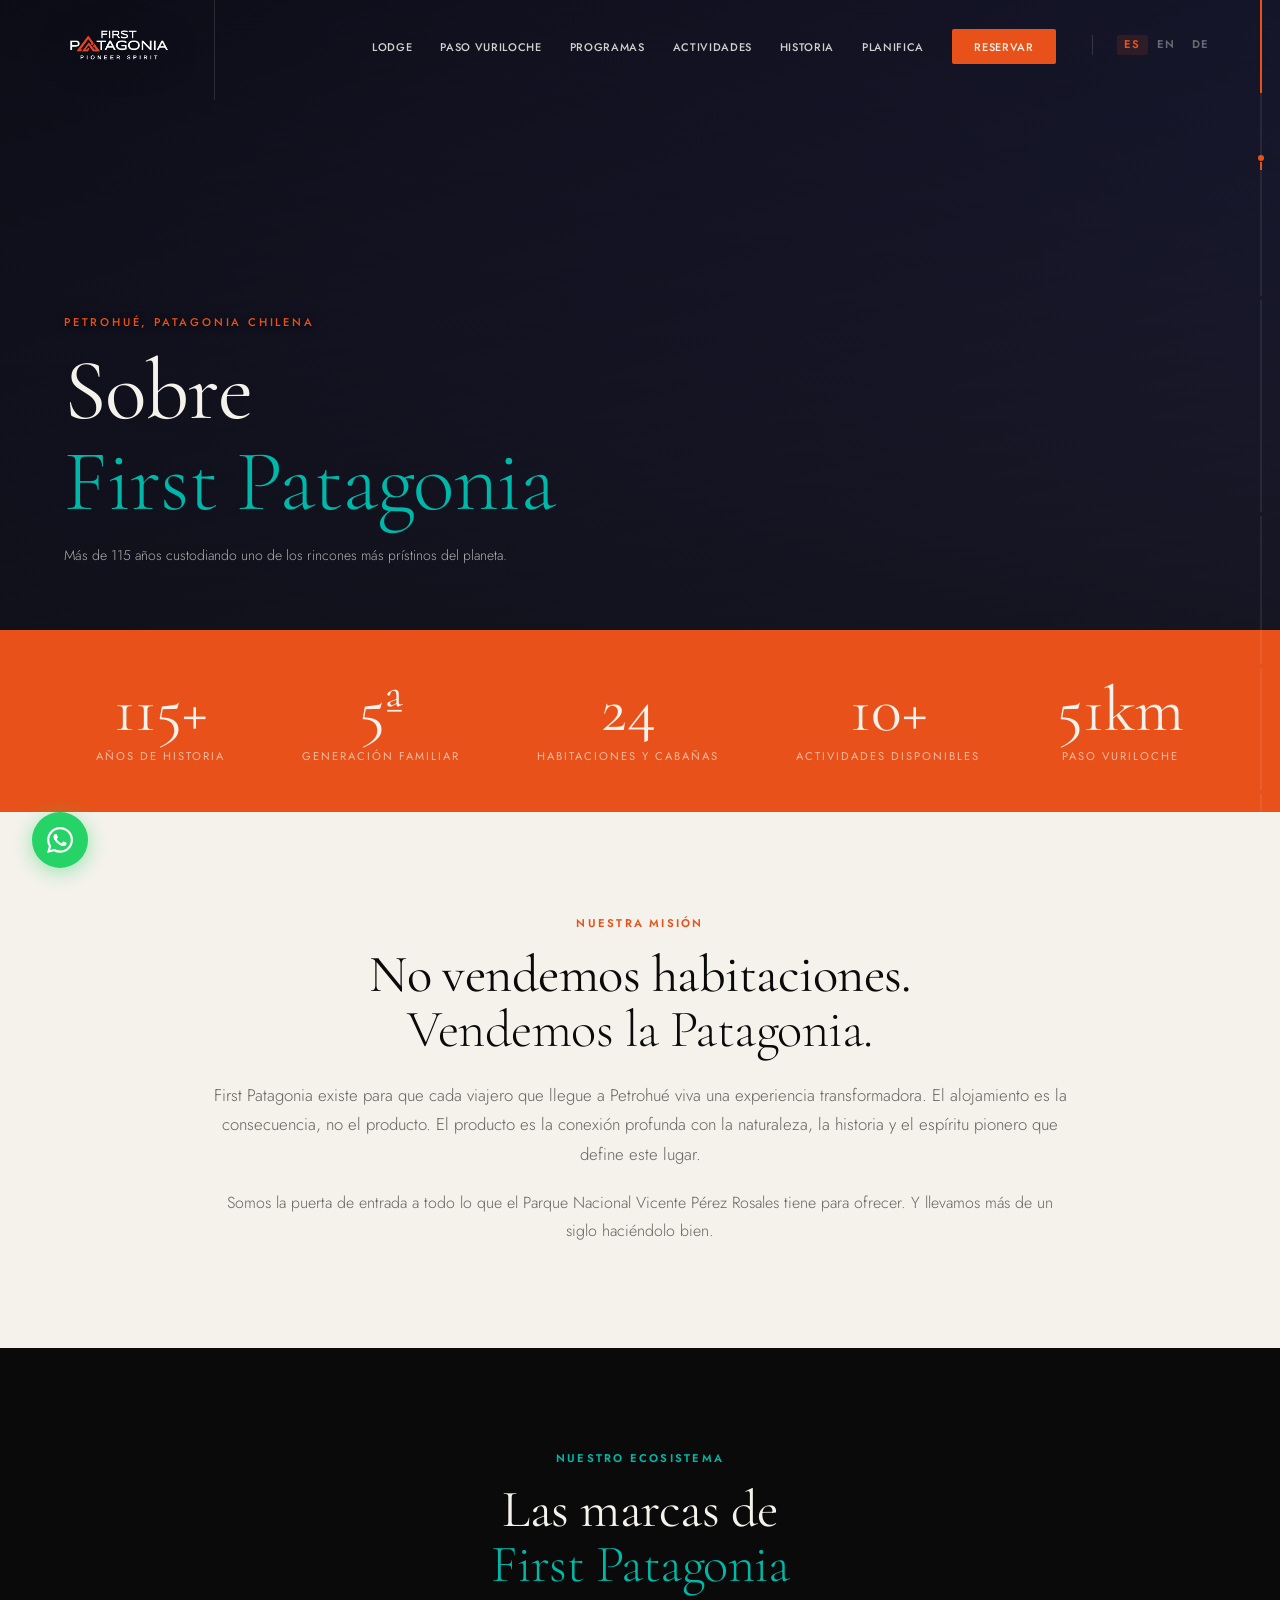
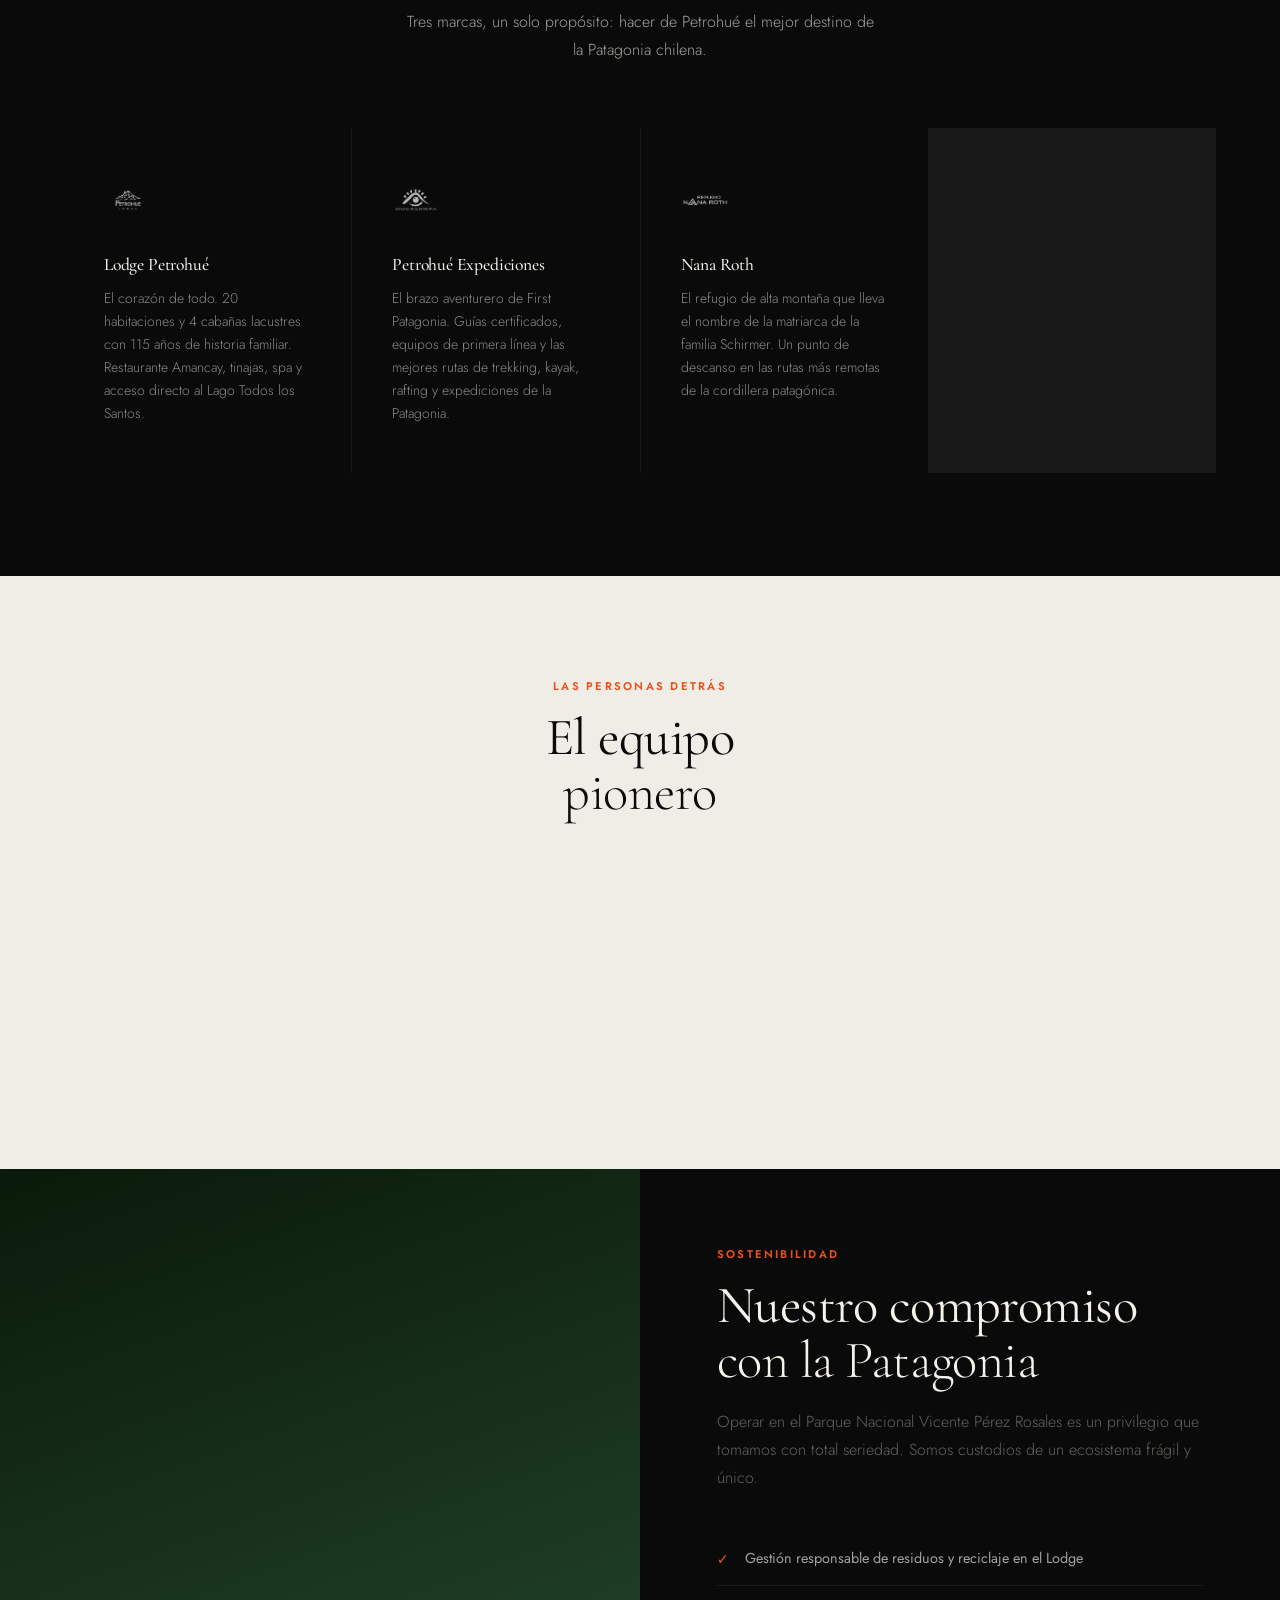
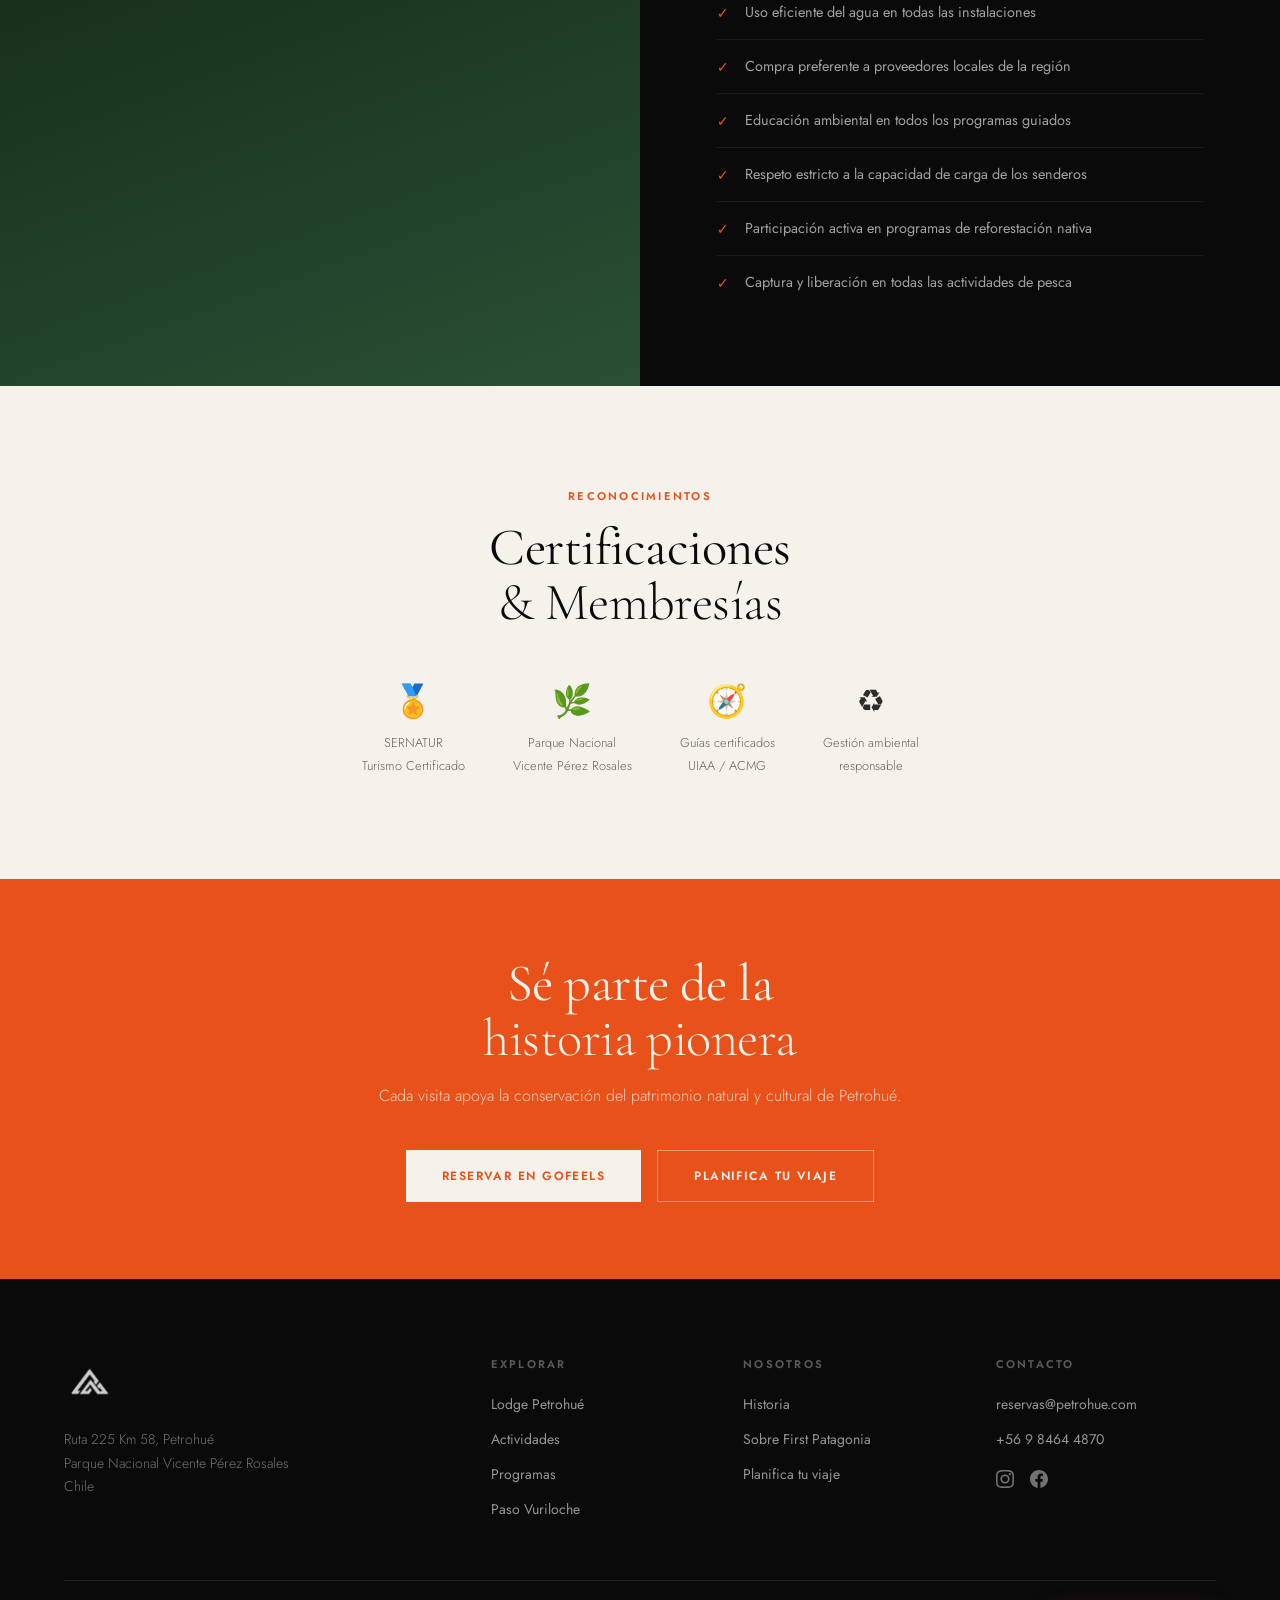
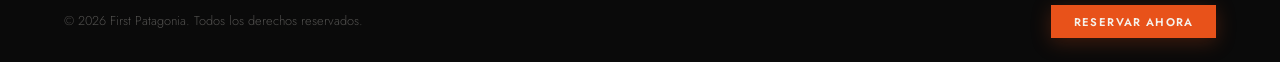
<file: sobre.html>
<!DOCTYPE html>
<html lang="es">
<head>
  <meta charset="UTF-8">
<!-- Google Tag Manager -->
<script>(function(w,d,s,l,i){w[l]=w[l]||[];w[l].push({'gtm.start':
new Date().getTime(),event:'gtm.js'});var f=d.getElementsByTagName(s)[0],
j=d.createElement(s),dl=l!='dataLayer'?'&l='+l:'';j.async=true;j.src=
'https://www.googletagmanager.com/gtm.js?id='+i+dl;f.parentNode.insertBefore(j,f);
})(window,document,'script','dataLayer','GTM-MBBW45BX');</script>
<!-- End Google Tag Manager -->
  <meta name="viewport" content="width=device-width, initial-scale=1.0">
  <title>Sobre First Patagonia — Lodge Petrohué</title>
  <meta name="description" content="Conoce la historia, el equipo y el compromiso medioambiental de First Patagonia. 115 años de familia Schirmer en la Patagonia chilena.">
  <!-- Open Graph -->
  <meta property="og:type"        content="website">
  <meta property="og:title"       content="Sobre First Patagonia — Lodge Petrohué">
  <meta property="og:description" content="Conoce la historia, el equipo y el compromiso medioambiental de First Patagonia. 115 años de familia Schirmer en la Patagonia chilena.">
  <meta property="og:image"       content="https://www.petrohue.com/assets/act-heli.jpg">
  <meta name="twitter:card"       content="summary_large_image">
  <link rel="preconnect" href="https://fonts.googleapis.com">
  <link rel="preconnect" href="https://fonts.gstatic.com" crossorigin>
  <link href="https://fonts.googleapis.com/css2?family=Cormorant+Garamond:ital,wght@0,300;0,400;0,500;0,600;1,300;1,400;1,500&family=Jost:wght@300;400;500;600&display=swap" rel="stylesheet">
  <link rel="stylesheet" href="css/style.css">
  <script>document.documentElement.classList.add('i18n-loading');</script>
  <style>
    .i18n-loading body { visibility: hidden; }

    .brands-grid {
      display: grid;
      grid-template-columns: repeat(auto-fill, minmax(280px, 1fr));
      gap: 1px;
      background: rgba(255,255,255,0.06);
      margin-top: 3rem;
    }
    .brand-card {
      background: var(--black);
      padding: 3rem 2.5rem;
      transition: background var(--transition);
    }
    .brand-card:hover { background: #111; }
    .brand-card__logo {
      height: 48px; margin-bottom: 2rem;
      filter: brightness(0) invert(1);
      opacity: 0.7;
    }
    .brand-card h4 { color: var(--white); margin-bottom: 0.75rem; }
    .brand-card p  { color: rgba(245,242,236,0.55); font-size: 0.875rem; line-height: 1.65; }

    .commitment-block {
      display: grid;
      grid-template-columns: 1fr 1fr;
      gap: 0;
      min-height: 560px;
    }
    .commitment-media {
      background: linear-gradient(160deg, #0a1a0a 0%, #1a3520 50%, #2a5035 100%);
      position: relative; overflow: hidden;
    }
    .commitment-media img {
      position: absolute; inset: 0; width: 100%; height: 100%; object-fit: cover;
    }
    .commitment-body {
      background: var(--black);
      padding: clamp(3rem,6vw,5rem);
      display: flex; flex-direction: column; justify-content: center;
    }
    .commitment-body h2 { color: var(--white); margin-bottom: 1.25rem; }
    .commitment-body p  { margin-bottom: 1rem; }
    .commitment-list { margin-top: 1.5rem; list-style: none; }
    .commitment-list li {
      display: flex; align-items: flex-start; gap: 1rem;
      padding: 1rem 0; border-bottom: 1px solid rgba(255,255,255,0.07);
      font-size: 0.9rem; color: rgba(245,242,236,0.65);
    }
    .commitment-list li:last-child { border-bottom: none; }
    .commitment-list li::before {
      content: '✓';
      color: var(--orange); font-weight: 700;
      flex-shrink: 0; margin-top: 1px;
    }

    .numbers-bar {
      background: var(--orange);
      padding: 3rem clamp(1.5rem,5vw,4rem);
      display: flex;
      justify-content: center;
      gap: clamp(2rem,6vw,6rem);
      flex-wrap: wrap;
    }
    .number-item { text-align: center; }
    .number-item__value {
      font-family: var(--font-serif);
      font-size: clamp(2.5rem,5vw,4rem);
      font-weight: 400; color: var(--white);
      line-height: 1; display: block;
    }
    .number-item__label {
      font-size: 0.7rem; letter-spacing: 0.18em; text-transform: uppercase;
      color: rgba(245,242,236,0.65); display: block; margin-top: 0.4rem;
    }

    @media (max-width: 768px) {
      .commitment-block { grid-template-columns: 1fr; }
      .commitment-media { min-height: 280px; }
    }
  </style>
</head>
<body>
<!-- Google Tag Manager (noscript) -->
<noscript><iframe src="https://www.googletagmanager.com/ns.html?id=GTM-MBBW45BX"
height="0" width="0" style="display:none;visibility:hidden"></iframe></noscript>
<!-- End Google Tag Manager (noscript) -->

  <nav class="nav" id="nav">
    <a href="index.html" class="nav__logo">
      <img src="Logos/First Patagonia 2 transparent.png" alt="First Patagonia">
    </a>
    <button class="nav__toggle" id="navToggle" aria-label="Abrir menú">
      <span></span><span></span><span></span>
    </button>
    <ul class="nav__links" id="navLinks">
      <li><a href="lodge.html" data-i18n="nav.lodge">Lodge</a></li>
      <li><a href="paso-vuriloche.html" data-i18n="nav.paso">Paso Vuriloche</a></li>
      <li><a href="programas.html" data-i18n="nav.prog">Programas</a></li>
      <li><a href="actividades.html" data-i18n="nav.act">Actividades</a></li>
      <li><a href="espiritupionero.html" data-i18n="nav.pioneer">Historia</a></li>
      <li><a href="planifica.html" data-i18n="nav.plan">Planifica</a></li>
      <li>
        <a href="https://reservation.gofeels.com/es/reservation/?CLP&token=c1b1d4d2-d466-4219-bd31-54ea0eeb95b7&rooms"
           class="nav__cta" target="_blank" rel="noopener" data-i18n="nav.book">Reservar</a>
      </li>
    </ul>
  </nav>

  <!-- HERO -->
  <section class="page-hero page-hero--sobre">
    <div class="page-hero__media">
      <!-- IMAGEN: <img src="assets/sobre-hero.jpg" alt="First Patagonia"> -->
    </div>
    <div class="page-hero__overlay"></div>
    <div class="page-hero__content">
      <span class="page-hero__label" data-i18n="sobre.hero.label">Petrohué, Patagonia Chilena</span>
      <h1 class="page-hero__title" data-i18n-html="sobre.hero.title">Sobre<br><em>First Patagonia</em></h1>
      <p class="page-hero__subtitle" data-i18n="sobre.hero.sub">Más de 115 años custodiando uno de los rincones más prístinos del planeta.</p>
    </div>
  </section>

  <!-- NÚMEROS -->
  <div class="numbers-bar">
    <div class="number-item">
      <span class="number-item__value">115+</span>
      <span class="number-item__label" data-i18n="sobre.num1.label">Años de historia</span>
    </div>
    <div class="number-item">
      <span class="number-item__value">5ª</span>
      <span class="number-item__label" data-i18n="sobre.num2.label">Generación familiar</span>
    </div>
    <div class="number-item">
      <span class="number-item__value">24</span>
      <span class="number-item__label" data-i18n="sobre.num3.label">Habitaciones y cabañas</span>
    </div>
    <div class="number-item">
      <span class="number-item__value">10+</span>
      <span class="number-item__label" data-i18n="sobre.num4.label">Actividades disponibles</span>
    </div>
    <div class="number-item">
      <span class="number-item__value">51km</span>
      <span class="number-item__label">Paso Vuriloche</span>
    </div>
  </div>

  <!-- MISIÓN -->
  <section class="section" style="background:var(--white);">
    <div class="section__inner" style="max-width:860px;margin:0 auto;text-align:center;">
      <span class="section__label" data-i18n="sobre.mission.label">Nuestra misión</span>
      <h2 style="color:var(--black);margin-bottom:1.5rem;" data-i18n-html="sobre.mission.title">No vendemos habitaciones.<br><em>Vendemos la Patagonia.</em></h2>
      <p style="font-size:1.05rem;line-height:1.75;margin-bottom:1.25rem;" data-i18n="sobre.mission.p1">First Patagonia existe para que cada viajero que llegue a Petrohué viva una experiencia transformadora. El alojamiento es la consecuencia, no el producto. El producto es la conexión profunda con la naturaleza, la historia y el espíritu pionero que define este lugar.</p>
      <p style="line-height:1.75;" data-i18n="sobre.mission.p2">Somos la puerta de entrada a todo lo que el Parque Nacional Vicente Pérez Rosales tiene para ofrecer. Y llevamos más de un siglo haciéndolo bien.</p>
    </div>
  </section>

  <!-- LAS MARCAS -->
  <section class="section section--dark">
    <div class="section__inner">
      <div class="section__header section__header--center">
        <span class="section__label" data-i18n="sobre.brands.label">Nuestro ecosistema</span>
        <h2 data-i18n-html="sobre.brands.title">Las marcas de<br><em>First Patagonia</em></h2>
        <p style="max-width:480px;margin:1rem auto 0;" data-i18n="sobre.brands.p">Tres marcas, un solo propósito: hacer de Petrohué el mejor destino de la Patagonia chilena.</p>
      </div>
      <div class="brands-grid">
        <div class="brand-card">
          <img src="Logos/Logo Petrohue Lodge.png" alt="Lodge Petrohué" class="brand-card__logo">
          <h4>Lodge Petrohué</h4>
          <p data-i18n="sobre.brand1.p">El corazón de todo. 20 habitaciones y 4 cabañas lacustres con 115 años de historia familiar. Restaurante Amancay, tinajas, spa y acceso directo al Lago Todos los Santos.</p>
        </div>
        <div class="brand-card">
          <img src="Logos/Logo Petrohue Expediciones.png" alt="Petrohué Expediciones" class="brand-card__logo">
          <h4>Petrohué Expediciones</h4>
          <p data-i18n="sobre.brand2.p">El brazo aventurero de First Patagonia. Guías certificados, equipos de primera línea y las mejores rutas de trekking, kayak, rafting y expediciones de la Patagonia.</p>
        </div>
        <div class="brand-card">
          <img src="Logos/Logo Nana Roth.png" alt="Nana Roth" class="brand-card__logo">
          <h4>Nana Roth</h4>
          <p data-i18n="sobre.brand3.p">El refugio de alta montaña que lleva el nombre de la matriarca de la familia Schirmer. Un punto de descanso en las rutas más remotas de la cordillera patagónica.</p>
        </div>
      </div>
    </div>
  </section>

  <!-- EQUIPO -->
  <section class="section section--gray">
    <div class="section__inner">
      <div class="section__header section__header--center">
        <span class="section__label" data-i18n="sobre.team.label">Las personas detrás</span>
        <h2 style="color:var(--black);" data-i18n-html="sobre.team.title">El equipo<br><em>pionero</em></h2>
      </div>
      <div class="team-grid" style="margin-top:3rem;">
        <div class="team-card fade-up">
          <div class="team-card__photo" style="background:linear-gradient(135deg,#1a1208,#6b4c1e);">
            <!-- IMAGEN: <img src="assets/equipo-matias.jpg" alt="Matías Schirmer"> -->
          </div>
          <h4>Matías Schirmer</h4>
          <p data-i18n="sobre.team1.role">Director General · 5ª generación</p>
        </div>
        <div class="team-card fade-up">
          <div class="team-card__photo" style="background:linear-gradient(135deg,#0d2b3e,#1a5276);">
            <!-- IMAGEN: <img src="assets/equipo-guias.jpg" alt="Guías certificados"> -->
          </div>
          <h4 data-i18n="sobre.team2.h4">Equipo de Guías</h4>
          <p data-i18n="sobre.team2.role">Certificados SERNATUR · Bilingüe</p>
        </div>
        <div class="team-card fade-up">
          <div class="team-card__photo" style="background:linear-gradient(135deg,#2a1a0d,#8b5e3c);">
            <!-- IMAGEN: <img src="assets/equipo-cocina.jpg" alt="Cocina Amancay"> -->
          </div>
          <h4>Cocina Amancay</h4>
          <p data-i18n="sobre.team3.role">Chef · Gastronomía patagónica local</p>
        </div>
        <div class="team-card fade-up">
          <div class="team-card__photo" style="background:linear-gradient(135deg,#1a2e1a,#3a6a3a);">
            <!-- IMAGEN: <img src="assets/equipo-operaciones.jpg" alt="Operaciones"> -->
          </div>
          <h4 data-i18n="sobre.team4.h4">Operaciones</h4>
          <p data-i18n="sobre.team4.role">Lodge · Logística · Experiencias</p>
        </div>
      </div>
    </div>
  </section>

  <!-- COMPROMISO MEDIOAMBIENTAL -->
  <div class="commitment-block">
    <div class="commitment-media">
      <!-- IMAGEN: <img src="assets/medioambiente.jpg" alt="Compromiso medioambiental"> -->
    </div>
    <div class="commitment-body">
      <span class="section__label" data-i18n="sobre.commit.label">Sostenibilidad</span>
      <h2 data-i18n-html="sobre.commit.title">Nuestro compromiso<br><em>con la Patagonia</em></h2>
      <p data-i18n="sobre.commit.p">Operar en el Parque Nacional Vicente Pérez Rosales es un privilegio que tomamos con total seriedad. Somos custodios de un ecosistema frágil y único.</p>
      <ul class="commitment-list">
        <li data-i18n="sobre.commit.li1">Gestión responsable de residuos y reciclaje en el Lodge</li>
        <li data-i18n="sobre.commit.li2">Uso eficiente del agua en todas las instalaciones</li>
        <li data-i18n="sobre.commit.li3">Compra preferente a proveedores locales de la región</li>
        <li data-i18n="sobre.commit.li4">Educación ambiental en todos los programas guiados</li>
        <li data-i18n="sobre.commit.li5">Respeto estricto a la capacidad de carga de los senderos</li>
        <li data-i18n="sobre.commit.li6">Participación activa en programas de reforestación nativa</li>
        <li data-i18n="sobre.commit.li7">Captura y liberación en todas las actividades de pesca</li>
      </ul>
    </div>
  </div>

  <!-- CERTIFICACIONES -->
  <section class="section" style="background:var(--white);">
    <div class="section__inner" style="text-align:center;">
      <span class="section__label" data-i18n="sobre.cert.label">Reconocimientos</span>
      <h2 style="color:var(--black);margin-bottom:3rem;" data-i18n-html="sobre.cert.title">Certificaciones<br><em>&amp; Membresías</em></h2>
      <div class="certs" style="justify-content:center;">
        <div class="cert-item">
          <div class="cert-item__icon">🏅</div>
          <p data-i18n-html="sobre.cert1.p">SERNATUR<br>Turismo Certificado</p>
        </div>
        <div class="cert-item">
          <div class="cert-item__icon">🌿</div>
          <p data-i18n-html="sobre.cert2.p">Parque Nacional<br>Vicente Pérez Rosales</p>
        </div>
        <div class="cert-item">
          <div class="cert-item__icon">🧭</div>
          <p data-i18n-html="sobre.cert3.p">Guías certificados<br>UIAA / ACMG</p>
        </div>
        <div class="cert-item">
          <div class="cert-item__icon">♻️</div>
          <p data-i18n-html="sobre.cert4.p">Gestión ambiental<br>responsable</p>
        </div>
      </div>
    </div>
  </section>

  <!-- BOOKING BANNER -->
  <section class="booking-banner">
    <h2 data-i18n-html="sobre.book.title">Sé parte de la<br><em>historia pionera</em></h2>
    <p data-i18n="sobre.book.p">Cada visita apoya la conservación del patrimonio natural y cultural de Petrohué.</p>
    <div style="display:flex;gap:1rem;justify-content:center;flex-wrap:wrap;">
      <a href="https://reservation.gofeels.com/es/reservation/?CLP&token=c1b1d4d2-d466-4219-bd31-54ea0eeb95b7&rooms"
         class="btn btn--light" target="_blank" rel="noopener" data-i18n="sobre.book.btn1">Reservar en GoFeels</a>
      <a href="planifica.html" class="btn btn--ghost" data-i18n="footer.plantrip">Planifica tu viaje</a>
    </div>
  </section>

  <footer class="footer">
    <div class="container">
      <div class="footer__top">
        <div class="footer__brand">
          <img src="Logos/Logo First Patagonia.png" alt="First Patagonia" class="footer__logo">
          <p data-i18n-html="footer.addr">Ruta 225 Km 58, Petrohué<br>Parque Nacional Vicente Pérez Rosales<br>Chile</p>
        </div>
        <nav class="footer__nav">
          <div class="footer__col">
            <h5 data-i18n="footer.explore">Explorar</h5>
            <ul>
              <li><a href="lodge.html" data-i18n="footer.lodge">Lodge Petrohué</a></li>
              <li><a href="actividades.html" data-i18n="nav.act">Actividades</a></li>
              <li><a href="programas.html" data-i18n="nav.prog">Programas</a></li>
              <li><a href="paso-vuriloche.html" data-i18n="footer.paso">Paso Vuriloche</a></li>
            </ul>
          </div>
          <div class="footer__col">
            <h5 data-i18n="footer.us">Nosotros</h5>
            <ul>
              <li><a href="espiritupionero.html" data-i18n="footer.pioneer">Historia</a></li>
              <li><a href="sobre.html" data-i18n="footer.sobre">Sobre First Patagonia</a></li>
              <li><a href="planifica.html" data-i18n="footer.plantrip">Planifica tu viaje</a></li>
            </ul>
          </div>
          <div class="footer__col">
            <h5 data-i18n="footer.contact">Contacto</h5>
            <ul>
              <li><a href="mailto:reservas@petrohue.com">reservas@petrohue.com</a></li>
              <li><a href="tel:+56984644870">+56 9 8464 4870</a></li>
            </ul>
            <div class="footer__social">
              <a href="https://www.instagram.com/petrohuelodge/" target="_blank" rel="noopener" aria-label="Instagram">
                <svg width="18" height="18" viewBox="0 0 24 24" fill="currentColor"><path d="M12 2.163c3.204 0 3.584.012 4.85.07 3.252.148 4.771 1.691 4.919 4.919.058 1.265.069 1.645.069 4.849 0 3.205-.012 3.584-.069 4.849-.149 3.225-1.664 4.771-4.919 4.919-1.266.058-1.644.07-4.85.07-3.204 0-3.584-.012-4.849-.07-3.26-.149-4.771-1.699-4.919-4.92-.058-1.265-.07-1.644-.07-4.849 0-3.204.013-3.583.07-4.849.149-3.227 1.664-4.771 4.919-4.919 1.266-.057 1.645-.069 4.849-.069zm0-2.163c-3.259 0-3.667.014-4.947.072-4.358.2-6.78 2.618-6.98 6.98-.059 1.281-.073 1.689-.073 4.948 0 3.259.014 3.668.072 4.948.2 4.358 2.618 6.78 6.98 6.98 1.281.058 1.689.072 4.948.072 3.259 0 3.668-.014 4.948-.072 4.354-.2 6.782-2.618 6.979-6.98.059-1.28.073-1.689.073-4.948 0-3.259-.014-3.667-.072-4.947-.196-4.354-2.617-6.78-6.979-6.98-1.281-.059-1.69-.073-4.949-.073zm0 5.838c-3.403 0-6.162 2.759-6.162 6.162s2.759 6.163 6.162 6.163 6.162-2.759 6.162-6.163c0-3.403-2.759-6.162-6.162-6.162zm0 10.162c-2.209 0-4-1.79-4-4 0-2.209 1.791-4 4-4s4 1.791 4 4c0 2.21-1.791 4-4 4zm6.406-11.845c-.796 0-1.441.645-1.441 1.44s.645 1.44 1.441 1.44c.795 0 1.439-.645 1.439-1.44s-.644-1.44-1.439-1.44z"/></svg>
              </a>
              <a href="https://www.facebook.com/petrohuechile/" target="_blank" rel="noopener" aria-label="Facebook">
                <svg width="18" height="18" viewBox="0 0 24 24" fill="currentColor"><path d="M24 12.073c0-6.627-5.373-12-12-12s-12 5.373-12 12c0 5.99 4.388 10.954 10.125 11.854v-8.385H7.078v-3.47h3.047V9.43c0-3.007 1.792-4.669 4.533-4.669 1.312 0 2.686.235 2.686.235v2.953H15.83c-1.491 0-1.956.925-1.956 1.874v2.25h3.328l-.532 3.47h-2.796v8.385C19.612 23.027 24 18.062 24 12.073z"/></svg>
              </a>
            </div>
          </div>
        </nav>
      </div>
      <div class="footer__bottom">
        <p data-i18n="footer.copy">© 2026 First Patagonia. Todos los derechos reservados.</p>
        <a href="https://reservation.gofeels.com/es/reservation/?CLP&token=c1b1d4d2-d466-4219-bd31-54ea0eeb95b7&rooms"
           class="btn btn--sm btn--orange" target="_blank" rel="noopener" data-i18n="footer.book">Reservar ahora</a>
      </div>
    </div>
  </footer>

  <script src="js/i18n.js"></script>
  <script src="js/main.js"></script>
</body>
</html>
</file>
<file: css/style.css>
/* ============================================================
   FIRST PATAGONIA — Design System
   ============================================================ */

@import url('https://fonts.cdnfonts.com/css/monument-extended');

/* --- Variables --- */
:root {
  --orange:      #E8521A;
  --orange-h:    #CF4413;
  --teal:        #00B8A9;
  --teal-h:      #009E96;
  --black:       #0A0A0A;
  --white:       #F5F2EC;
  --navy:        #1B3A5C;
  --gray-100:    #F0EDE6;
  --gray-200:    #E0DDD5;
  --gray-400:    #9A9690;
  --gray-600:    #66625F;
  --gray-800:    #2E2C2A;

  --font-serif:  'Monument Extended', 'Cormorant Garamond', Georgia, serif;
  --font-sans:   'Monument Extended', 'Jost', system-ui, sans-serif;

  --nav-h:       90px;
  --radius:      2px;
  --transition:  0.4s cubic-bezier(0.25, 0.46, 0.45, 0.94);
}

/* --- FOUC prevention (removed by i18n.js; fallback after 2s) --- */
.i18n-loading body { visibility: hidden; }

/* --- Reset --- */
*, *::before, *::after { box-sizing: border-box; margin: 0; padding: 0; }
html { scroll-behavior: smooth; font-size: 16px; }
body {
  font-family: var(--font-sans);
  background: var(--white);
  color: var(--gray-800);
  -webkit-font-smoothing: antialiased;
  overflow-x: hidden;
}
img { display: block; max-width: 100%; }
a { text-decoration: none; color: inherit; }
ul { list-style: none; }
button { cursor: pointer; border: none; background: none; font-family: inherit; }

/* --- Typography --- */
h1, h2, h3, h4 { font-family: var(--font-serif); line-height: 1.05; font-weight: 400; letter-spacing: -0.01em; }
h1 { font-size: clamp(2.6rem, 6.75vw, 6rem); font-weight: 400; }
h2 { font-size: clamp(1.65rem, 4.1vw, 3.4rem); font-weight: 400; }
h3 { font-size: clamp(1.2rem, 2.25vw, 1.8rem); font-weight: 400; }
h4 { font-size: clamp(0.85rem, 1.5vw, 1.1rem); font-weight: 500; }
p  { font-size: 1rem; line-height: 1.75; color: var(--gray-600); font-weight: 300; }
em { font-style: normal; font-weight: 300; }

/* Teal italics in dark contexts — adds visual punch */
.section--dark em,
.hero__title em,
.page-hero__title em,
.expedition-card__content h3 em { color: var(--teal); }

/* Teal section labels in dark sections */
.section--dark .section__label { color: var(--teal); }

/* Teal activity booking links */
.activity-book { color: var(--teal); border-bottom-color: rgba(0,184,169,0.35); }
.activity-book:hover { color: var(--teal-h); border-color: var(--teal); }

/* --- Layout --- */
.container {
  max-width: 1280px;
  margin: 0 auto;
  padding: 0 clamp(1.5rem, 5vw, 4rem);
}

/* ============================================================
   NAVIGATION
   ============================================================ */
.nav {
  position: fixed;
  top: 0; left: 0; right: 0;
  z-index: 100;
  height: var(--nav-h);
  display: flex;
  align-items: center;
  justify-content: space-between;
  padding: 0 clamp(1.5rem, 5vw, 4rem);
  transition: background var(--transition), backdrop-filter var(--transition);
}

.nav.scrolled {
  background: rgba(10, 10, 10, 0.94);
  backdrop-filter: blur(12px);
}

.nav__logo {
  padding-right: 2.5rem;
  border-right: 1px solid rgba(245,242,236,0.12);
  margin-right: 1rem;
  flex-shrink: 0;
  position: relative;
  animation: logoReveal 1s cubic-bezier(0.16, 1, 0.3, 1) both;
}
.nav__logo::after {
  content: '';
  position: absolute;
  bottom: -6px;
  left: 0;
  width: 48px;
  height: 2px;
  background: var(--orange);
  transform: scaleX(0);
  transform-origin: left;
  transition: transform 0.4s cubic-bezier(0.25, 0.46, 0.45, 0.94);
}
.nav__logo:hover::after { transform: scaleX(1); }
@keyframes logoReveal {
  from { opacity: 0; transform: translateX(-24px); }
  to   { opacity: 1; transform: translateX(0); }
}
.nav__logo img {
  height: 110px;
  width: auto;
  position: relative;
  filter: drop-shadow(0 4px 16px rgba(0,0,0,0.6));
  transition: transform 0.5s cubic-bezier(0.16, 1, 0.3, 1), filter 0.5s cubic-bezier(0.16, 1, 0.3, 1);
}
.nav__logo:hover img {
  transform: scale(1.06) translateY(-2px);
  filter: drop-shadow(0 0 20px rgba(232,82,26,0.4)) drop-shadow(0 6px 20px rgba(0,0,0,0.6));
}
.nav { overflow: visible; }

.nav__links {
  display: flex;
  align-items: center;
  gap: 1.75rem;
}
.nav__links a {
  font-size: 0.6875rem;
  font-weight: 500;
  letter-spacing: 0.06em;
  text-transform: uppercase;
  color: rgba(245, 242, 236, 0.85);
  transition: color var(--transition);
  white-space: nowrap;
}
.nav__links a:hover { color: var(--white); }
.nav__links a.nav--active {
  color: var(--white);
  border-bottom: 1px solid var(--orange);
  padding-bottom: 2px;
}

.nav__cta {
  background: var(--orange) !important;
  color: var(--white) !important;
  padding: 0.6rem 1.4rem !important;
  border-radius: var(--radius) !important;
  transition: background var(--transition) !important;
  white-space: nowrap !important;
}
.nav__cta:hover { background: var(--orange-h) !important; }

/* Language switcher */
.lang-switcher {
  display: flex;
  align-items: center;
  gap: 2px;
  margin-left: 0.5rem;
  padding-left: 1.5rem;
  border-left: 1px solid rgba(245,242,236,0.15);
}
.lang-btn {
  background: none;
  border: none;
  cursor: pointer;
  font-family: var(--font-sans);
  font-size: 0.7rem;
  font-weight: 600;
  letter-spacing: 0.1em;
  color: rgba(245,242,236,0.38);
  padding: 0.3rem 0.45rem;
  border-radius: 2px;
  transition: color 0.25s ease, background 0.25s ease;
  line-height: 1;
}
.lang-btn:hover { color: var(--white); }
.lang-btn--active {
  color: var(--orange);
  background: rgba(232,82,26,0.12);
}

.nav__toggle {
  display: none;
  flex-direction: column;
  gap: 5px;
  padding: 4px;
}
.nav__toggle span {
  display: block;
  width: 24px;
  height: 1.5px;
  background: var(--white);
  transition: var(--transition);
}

/* ============================================================
   BUTTONS
   ============================================================ */
.btn {
  position: relative;
  overflow: hidden;
  display: inline-flex;
  align-items: center;
  gap: 0.6rem;
  padding: 1rem 2.25rem;
  font-family: var(--font-sans);
  font-size: 0.75rem;
  font-weight: 600;
  letter-spacing: 0.12em;
  text-transform: uppercase;
  border-radius: 0;
  transition: all 0.35s ease;
  cursor: pointer;
  z-index: 0;
}
.btn::before {
  content: '';
  position: absolute;
  inset: 0;
  transform: scaleX(0);
  transform-origin: left;
  transition: transform 0.38s cubic-bezier(0.25, 0.46, 0.45, 0.94);
  z-index: -1;
}
.btn:hover::before { transform: scaleX(1); }

.btn--light {
  background: var(--white);
  color: var(--black);
}
.btn--light::before { background: var(--gray-100); }

.btn--ghost {
  background: transparent;
  color: var(--white);
  border: 1px solid rgba(245,242,236,0.45);
}
.btn--ghost::before { background: rgba(255,255,255,0.1); }
.btn--ghost:hover { border-color: var(--white); }

.btn--orange {
  background: var(--orange);
  color: var(--white);
  box-shadow: 0 4px 20px rgba(232,82,26,0.25);
}
.btn--orange::before { background: var(--orange-h); }
.btn--orange:hover { box-shadow: 0 8px 32px rgba(232,82,26,0.4); }

.btn--outline {
  background: transparent;
  color: var(--black);
  border: 1px solid var(--gray-400);
}
.btn--outline::before { background: var(--gray-100); }
.btn--outline:hover { border-color: var(--black); }

.btn--sm { padding: 0.55rem 1.4rem; font-size: 0.7rem; }

/* ============================================================
   HERO
   ============================================================ */
.hero {
  position: relative;
  height: 100vh;
  min-height: 640px;
  display: flex;
  align-items: flex-end;
  padding-bottom: clamp(4rem, 10vh, 8rem);
  overflow: hidden;
  background: var(--black);
}

.hero__video-wrap {
  position: absolute;
  inset: 0;
  overflow: hidden;
}

.hero__video-wrap video {
  width: 100%;
  height: 100%;
  object-fit: cover;
  object-position: center 20%;
  display: block;
}

.hero__overlay {
  position: absolute;
  inset: 0;
  background:
    radial-gradient(ellipse at center, transparent 28%, rgba(10,10,10,0.55) 60%, rgba(10,10,10,0.92) 100%),
    linear-gradient(180deg, rgba(10,10,10,0.35) 0%, transparent 40%, rgba(10,10,10,0.65) 100%);
  pointer-events: none;
}

.hero__content {
  position: relative;
  z-index: 2;
  padding: 0 clamp(1.5rem, 5vw, 4rem);
  max-width: clamp(300px, 38vw, 560px);
}

.hero__logo {
  height: 60px;
  width: auto;
  margin-bottom: 28px;
  opacity: 0.9;
  filter: brightness(0) invert(1);
}

.hero__location {
  display: block;
  font-size: 0.75rem;
  font-weight: 500;
  letter-spacing: 0.2em;
  text-transform: uppercase;
  color: rgba(245,242,236,0.6);
  margin-bottom: 1.25rem;
}

.hero__title {
  font-size: clamp(2.1rem, 4.1vw, 4.1rem);
  color: var(--white);
  margin-bottom: 1.5rem;
  line-height: 0.95;
}
.hero__title em { color: rgba(245,242,236,0.75); }

.hero__subtitle {
  font-size: clamp(0.7rem, 0.9vw, 0.85rem);
  color: rgba(245,242,236,0.75);
  margin-bottom: 2.5rem;
  max-width: 100%;
  line-height: 1.7;
}

.hero__actions {
  display: flex;
  gap: 1rem;
  flex-wrap: wrap;
  max-width: 100%;
}
.hero__actions .btn {
  font-size: 0.72rem;
  padding-left: 1.4rem;
  padding-right: 1.4rem;
  white-space: nowrap;
}

.hero__scroll {
  position: absolute;
  right: clamp(1.5rem, 5vw, 4rem);
  bottom: clamp(2rem, 5vh, 4rem);
  z-index: 2;
  display: flex;
  flex-direction: column;
  align-items: center;
  gap: 0.75rem;
}
.hero__scroll span {
  font-size: 0.625rem;
  letter-spacing: 0.2em;
  text-transform: uppercase;
  color: rgba(245,242,236,0.4);
  writing-mode: vertical-rl;
}
.hero__scroll-line {
  width: 1px;
  height: 60px;
  background: linear-gradient(to bottom, rgba(245,242,236,0.4), transparent);
  animation: scrollLine 2s ease-in-out infinite;
}
@keyframes scrollLine {
  0%   { transform: scaleY(0); transform-origin: top; }
  50%  { transform: scaleY(1); transform-origin: top; }
  51%  { transform: scaleY(1); transform-origin: bottom; }
  100% { transform: scaleY(0); transform-origin: bottom; }
}

/* ============================================================
   MANIFESTO PIONERO
   ============================================================ */
.manifesto {
  padding: 0 clamp(2rem, 6vw, 4rem) clamp(40px, 6vw, 70px);
  background: var(--black);
  text-align: center;
}

.manifesto__inner {
  max-width: 720px;
  margin: 0 auto;
}

.manifesto__logo {
  height: 48px;
  width: auto;
  margin: 0 auto 32px;
  display: block;
  opacity: 0.18;
  filter: brightness(0) invert(1);
}

.manifesto__label {
  display: inline-block;
  font-size: 0.65rem;
  font-weight: 600;
  letter-spacing: 0.22em;
  text-transform: uppercase;
  color: var(--orange);
  margin-bottom: 20px;
}

.manifesto__quote {
  font-family: var(--font-serif);
  font-size: clamp(0.975rem, 1.65vw, 1.425rem);
  font-weight: 300;
  font-style: normal;
  color: rgba(245,242,236,0.92);
  line-height: 1.5;
  margin-bottom: 20px;
  quotes: none;
}
.manifesto__quote em {
  color: var(--teal);
  font-style: normal;
}

.manifesto__author {
  display: block;
  font-size: 0.7rem;
  color: rgba(245,242,236,0.35);
  letter-spacing: 0.1em;
  font-style: normal;
  text-transform: uppercase;
  margin-bottom: 24px;
}

.manifesto__bottom {
  display: flex;
  justify-content: center;
  margin-bottom: 44px;
}

.manifesto__stats {
  display: grid;
  grid-template-columns: repeat(4, 1fr);
  border-top: 1px solid rgba(245,242,236,0.1);
  padding-top: 28px;
}
.manifesto__stat {
  padding: 0 16px;
  border-right: 1px solid rgba(245,242,236,0.1);
}
.manifesto__stat:last-child { border-right: none; }
.manifesto__stat-num {
  display: block;
  font-family: var(--font-serif);
  font-size: clamp(1.05rem, 1.875vw, 1.5rem);
  font-weight: 300;
  color: var(--white);
  line-height: 1;
  margin-bottom: 6px;
}
.manifesto__stat-label {
  font-size: 0.6rem;
  text-transform: uppercase;
  letter-spacing: 0.12em;
  color: rgba(245,242,236,0.38);
  line-height: 1.6;
}

/* Pioneer banner (sección separada más abajo) */
.pioneer-banner {
  background: var(--gray-100);
  padding: clamp(60px, 10vw, 120px) 0 0;
  overflow: hidden;
}
.pioneer-banner__inner {
  max-width: 1200px;
  margin: 0 auto;
  padding: 0 clamp(2rem, 8vw, 8rem) clamp(50px, 8vw, 90px);
}
.pioneer-banner__text .section__label { color: var(--orange); margin-bottom: 20px; }
.pioneer-banner__text h2 { margin-bottom: 20px; }
.pioneer-banner__text h2 em { color: var(--orange); font-style: normal; }
.pioneer-banner__text p { margin-bottom: 36px; max-width: 500px; }

/* ---- Timeline ---- */
.pioneer-timeline {
  width: 100%;
  background: var(--black);
  overflow: hidden;
  position: relative;
}

/* Fade edges */
.pioneer-timeline::before,
.pioneer-timeline::after {
  content: '';
  position: absolute;
  top: 0; bottom: 0;
  width: 160px;
  z-index: 2;
  pointer-events: none;
}
.pioneer-timeline::before { left: 0;  background: linear-gradient(to right, #0a0a0a 40%, transparent); }
.pioneer-timeline::after  { right: 0; background: linear-gradient(to left,  #0a0a0a 40%, transparent); }

.pioneer-timeline__track {
  display: flex;
  align-items: flex-start;
  width: max-content;
  padding: 3rem 200px 2.5rem;
  animation: timeline-scroll 28s linear infinite;
  cursor: default;
}
.pioneer-timeline__track:hover { animation-play-state: paused; }

@keyframes timeline-scroll {
  0%   { transform: translateX(0); }
  100% { transform: translateX(-50%); }
}

/* Each milestone */
.pioneer-timeline__mile {
  display: flex;
  flex-direction: column;
  align-items: flex-start;
  padding-right: clamp(5rem, 10vw, 10rem);
  flex-shrink: 0;
  transition: opacity 0.3s ease;
}
.pioneer-timeline__track:hover .pioneer-timeline__mile { opacity: 0.4; }
.pioneer-timeline__track:hover .pioneer-timeline__mile:hover { opacity: 1; }

.pioneer-timeline__top {
  display: flex;
  flex-direction: column;
  align-items: flex-start;
  gap: 1rem;
  margin-bottom: 1.2rem;
  position: relative;
}

/* Horizontal connecting line via right padding gap */
.pioneer-timeline__top::after {
  content: '';
  position: absolute;
  left: calc(100% + 8px);
  top: 50%;
  width: 200vw;
  height: 1px;
  background: rgba(255,255,255,0.08);
}

.pioneer-timeline__year {
  font-family: var(--font-serif);
  font-size: clamp(2.25rem, 4.5vw, 4.125rem);
  font-weight: 300;
  color: var(--white);
  line-height: 1;
  letter-spacing: -0.03em;
}

.pioneer-timeline__dot {
  width: 8px; height: 8px;
  border-radius: 50%;
  background: rgba(245,242,236,0.3);
  flex-shrink: 0;
  position: relative;
  z-index: 1;
  transition: background 0.3s ease;
}
.pioneer-timeline__mile:hover .pioneer-timeline__dot { background: var(--orange); }

.pioneer-timeline__desc {
  font-family: var(--font-sans);
  font-size: 0.8rem;
  font-weight: 400;
  letter-spacing: 0.04em;
  color: rgba(245,242,236,0.5);
  max-width: 200px;
  line-height: 1.5;
  margin: 0;
}

/* Current milestone */
.pioneer-timeline__mile--now .pioneer-timeline__year { color: var(--orange); }
.pioneer-timeline__mile--now .pioneer-timeline__dot  { background: var(--orange); }
.pioneer-timeline__mile--now .pioneer-timeline__desc { color: rgba(245,242,236,0.7); }

/* Loop separator — invisible spacer */
.pioneer-timeline__loop-sep {
  width: 0;
  flex-shrink: 0;
}

@media (max-width: 768px) {
  .manifesto__stats { grid-template-columns: repeat(2, 1fr); row-gap: 40px; }
  .manifesto__stat:nth-child(2) { border-right: none; margin-right: 0; }
  .manifesto__stat:nth-child(3) { border-right: 1px solid rgba(245,242,236,0.1); }
  .manifesto__stat:nth-child(3),
  .manifesto__stat:nth-child(4) { padding-top: 0; }
}

/* ============================================================
   3 MOTORES
   ============================================================ */
.engines {
  padding: 0;
  background: var(--black);
}

.engines__grid {
  display: grid;
  grid-template-columns: 1.15fr 0.85fr;
  gap: 2px;
  background: rgba(255,255,255,0.08);
  height: clamp(620px, 96vh, 980px);
}

.engines__col {
  display: grid;
  grid-template-rows: 1.2fr 0.8fr;
  gap: 2px;
}

.engine-card {
  position: relative;
  overflow: hidden;
  display: flex;
  flex-direction: column;
  cursor: pointer;
}

/* Orange sweep line on bottom */
.engine-card::after {
  content: '';
  position: absolute;
  bottom: 0; left: 0;
  width: 0; height: 3px;
  background: var(--orange);
  transition: width 0.5s cubic-bezier(0.25, 0.46, 0.45, 0.94);
  z-index: 3;
}
.engine-card:hover::after { width: 100%; }
.engine-card:hover .engine-card__media { transform: scale(1.06); }

.engine-card__media {
  position: absolute;
  inset: 0;
  transition: transform 0.7s cubic-bezier(0.25, 0.46, 0.45, 0.94);
  background-size: cover;
  background-position: center;
}
.engine-card__media::after {
  content: '';
  position: absolute;
  inset: 0;
  background: linear-gradient(
    to top,
    rgba(10,10,10,0.92) 0%,
    rgba(10,10,10,0.4) 50%,
    rgba(10,10,10,0.15) 100%
  );
}

.engine-card__media--lodge {
  background: linear-gradient(160deg, #0d1a2e 0%, #1a3550 50%, #2a5070 100%);
}
.engine-card__media--paso {
  background-color: #0c141e;
}
.engine-card__media--programas {
  background: linear-gradient(160deg, #1a2e1a 0%, #2e5d2e 50%, #4a7c59 100%);
}

/* Heli card — overlay más ligero para que se vea el helicóptero */
.engine-card--programas .engine-card__media::after {
  background: linear-gradient(
    to top,
    rgba(10,10,10,0.85) 0%,
    rgba(10,10,10,0.15) 40%,
    rgba(10,10,10,0.05) 100%
  );
}

/* Encuadre centrado para capturar el helicóptero en vuelo */
.engine-card--programas .engine-card__media video {
  object-position: center center;
}

.engine-card__media img,
.engine-card__media video {
  position: absolute;
  inset: 0; width: 100%; height: 100%;
  object-fit: cover;
  object-position: center 15%;
}
.engine-card__media--paso img {
  object-fit: cover;
  object-position: center 30%;
}

/* Giant background number */
.engine-card__num { display: none; }

.engine-card__content {
  position: relative;
  z-index: 2;
  margin-top: auto;
  padding: clamp(1.5rem, 4vw, 3rem);
}
.engine-card__cat {
  display: block;
  font-size: 0.65rem;
  font-weight: 600;
  letter-spacing: 0.22em;
  text-transform: uppercase;
  color: var(--teal);
  margin-bottom: 14px;
}
.engine-card__content h3 {
  color: var(--white);
  margin-bottom: 12px;
  font-size: clamp(1.35rem, 2.25vw, 2.25rem);
  line-height: 1.0;
  font-weight: 300;
}
.engine-card__content p {
  color: rgba(245,242,236,0.6);
  font-size: 0.88rem;
  margin-bottom: 1.5rem;
  line-height: 1.6;
}
.engine-card__link {
  font-size: 0.72rem;
  font-weight: 600;
  letter-spacing: 0.14em;
  text-transform: uppercase;
  color: var(--orange);
  display: inline-flex;
  align-items: center;
  gap: 10px;
  transition: gap 0.3s ease, color 0.3s ease;
}
.engine-card__link svg { transition: transform 0.3s ease; }
.engine-card:hover .engine-card__link { gap: 16px; }
.engine-card:hover .engine-card__link svg { transform: translateX(4px); }

/* ============================================================
   PIONEER QUOTE
   ============================================================ */
.pioneer {
  background: var(--black);
  padding: clamp(5rem, 10vw, 10rem) clamp(1.5rem, 5vw, 4rem);
  position: relative;
  overflow: hidden;
}
.pioneer::before {
  content: '"';
  position: absolute;
  top: -2rem;
  left: clamp(1rem, 5vw, 6rem);
  font-family: var(--font-serif);
  font-size: clamp(9rem, 15vw, 16.5rem);
  color: rgba(200,96,42,0.06);
  line-height: 1;
  pointer-events: none;
  user-select: none;
}

.pioneer__inner {
  max-width: 1280px;
  margin: 0 auto;
  display: grid;
  grid-template-columns: 1fr;
  justify-items: center;
}

.pioneer__text { max-width: 760px; text-align: center; }

.pioneer__label {
  display: block;
  font-size: 0.75rem;
  font-weight: 500;
  letter-spacing: 0.2em;
  text-transform: uppercase;
  color: var(--orange);
  margin-bottom: 2.5rem;
}

.pioneer__quote {
  font-family: var(--font-serif);
  font-size: clamp(1.05rem, 2.25vw, 1.65rem);
  font-weight: 400;
  line-height: 1.5;
  color: var(--white);
  margin-bottom: 2rem;
  font-style: normal;
}

.pioneer__author {
  display: block;
  font-size: 0.875rem;
  color: var(--gray-400);
  margin-bottom: 3rem;
  font-style: normal;
}

/* ============================================================
   4 TERRENOS
   ============================================================ */
.terrenos {
  background: var(--white);
}

.terrenos__header {
  text-align: center;
  padding: clamp(2rem, 4vw, 3.5rem) clamp(1.5rem, 5vw, 4rem) clamp(1rem, 2vw, 2rem);
}
.terrenos__header h2 { color: var(--black); }

.terrenos__grid {
  display: grid;
  grid-template-columns: repeat(4, 1fr);
  height: 75vh;
  min-height: 480px;
}

.terreno {
  position: relative;
  overflow: hidden;
  display: block;
  cursor: pointer;
}

/* Image */
.terreno__media {
  position: absolute;
  inset: 0;
  background-size: cover;
  background-position: center;
  transition: transform 0.8s cubic-bezier(0.25, 0.46, 0.45, 0.94);
}
.terreno:hover .terreno__media { transform: scale(1.08); }
.terreno__media--lago    { background: linear-gradient(160deg, #0d2b3e 0%, #1a5276 60%, #2980b9 100%); }
.terreno__media--rio     { background: linear-gradient(160deg, #0a2318 0%, #1a5c38 60%, #27ae60 100%); }
.terreno__media--montana { background: linear-gradient(160deg, #1a1a2e 0%, #2c3e50 60%, #6d7d8b 100%); }
.terreno__media--bosque  { background: linear-gradient(160deg, #1a2e1a 0%, #2d5a27 60%, #4a7a4a 100%); }

.terreno__media img {
  position: absolute;
  inset: 0;
  width: 100%; height: 100%;
  object-fit: cover;
  transition: transform 0.8s cubic-bezier(0.25, 0.46, 0.45, 0.94);
}

/* Base overlay — always dark at bottom */
.terreno__overlay {
  position: absolute;
  inset: 0;
  background: linear-gradient(to top,
    rgba(5,5,5,0.88) 0%,
    rgba(5,5,5,0.35) 45%,
    transparent 100%);
  transition: background 0.5s ease;
}
.terreno:hover .terreno__overlay {
  background: linear-gradient(to top,
    rgba(5,5,5,0.95) 0%,
    rgba(5,5,5,0.65) 55%,
    rgba(5,5,5,0.15) 100%);
}

/* Static content — always visible, slides up on hover */
.terreno__static {
  position: absolute;
  bottom: 0; left: 0; right: 0;
  padding: 2rem 1.75rem 1.6rem;
  transform: translateY(0);
  transition: transform 0.5s cubic-bezier(0.22, 1, 0.36, 1);
}
.terreno:hover .terreno__static {
  transform: translateY(-148px);
}

/* "Actividades" tag */
.terreno__tag {
  display: inline-block;
  font-size: 0.6rem;
  font-weight: 600;
  letter-spacing: 0.2em;
  text-transform: uppercase;
  color: var(--orange);
  margin-bottom: 0.5rem;
}

/* World name */
.terreno__static h3 {
  color: var(--white);
  font-size: clamp(1.35rem, 2.25vw, 1.95rem);
  line-height: 1;
  margin-bottom: 0;
}

/* Explore hint — always visible below name */
.terreno__hint {
  display: flex;
  align-items: center;
  gap: 0.4rem;
  margin-top: 0.6rem;
  font-size: 0.7rem;
  font-weight: 500;
  letter-spacing: 0.1em;
  text-transform: uppercase;
  color: rgba(245,242,236,0.35);
  transition: color 0.3s ease, opacity 0.2s ease;
}
.terreno__hint svg {
  transition: transform 0.3s ease;
}
.terreno:hover .terreno__hint {
  opacity: 0;
  pointer-events: none;
}

/* Reveal panel — slides up on hover */
.terreno__reveal {
  position: absolute;
  bottom: 0; left: 0; right: 0;
  padding: 1.6rem 1.75rem 1.75rem;
  transform: translateY(100%);
  transition: transform 0.5s cubic-bezier(0.22, 1, 0.36, 1);
}
.terreno:hover .terreno__reveal {
  transform: translateY(0);
}

/* Activity list */
.terreno__acts-list {
  list-style: none;
  margin-bottom: 1.25rem;
}
.terreno__acts-list li {
  display: flex;
  align-items: center;
  gap: 0.6rem;
  font-family: var(--font-sans);
  font-size: 0.8rem;
  font-weight: 400;
  color: rgba(245,242,236,0.75);
  padding: 0.3rem 0;
  border-bottom: 1px solid rgba(255,255,255,0.07);
}
.terreno__acts-list li::before {
  content: '';
  width: 4px; height: 4px;
  border-radius: 50%;
  background: var(--orange);
  flex-shrink: 0;
}

/* CTA button inside reveal */
.terreno__cta-link {
  display: inline-flex;
  align-items: center;
  gap: 0.5rem;
  font-size: 0.72rem;
  font-weight: 600;
  letter-spacing: 0.1em;
  text-transform: uppercase;
  color: var(--white);
  background: var(--orange);
  padding: 0.65rem 1.2rem;
  transition: background 0.3s ease, gap 0.3s ease;
}
.terreno__cta-link svg {
  transition: transform 0.3s ease;
}
.terreno:hover .terreno__cta-link svg {
  transform: translateX(3px);
}
.terreno__cta-link:hover { background: var(--orange-h); }

@media (max-width: 768px) {
  .terreno:hover .terreno__static { transform: translateY(-130px); }
  .terreno__reveal { padding: 1.2rem 1.5rem 1.5rem; }
  .terreno__static h3 { font-size: clamp(1.125rem, 3.75vw, 1.5rem); }
}

/* ============================================================
   PROGRAMS PREVIEW
   ============================================================ */
.programs-preview {
  padding: clamp(5rem, 10vw, 10rem) 0;
  background: var(--gray-100);
}

.programs-preview__header {
  text-align: center;
  margin-bottom: 3rem;
  padding: 0 clamp(1.5rem, 5vw, 4rem);
}
.programs-preview__header h2 { color: var(--black); margin-bottom: 1rem; }
.programs-preview__header p { max-width: 480px; margin: 0 auto; }

.programs-preview__filters {
  display: flex;
  gap: 0.5rem;
  justify-content: center;
  flex-wrap: wrap;
  margin-bottom: 3rem;
  padding: 0 clamp(1.5rem, 5vw, 4rem);
}

.filter-btn {
  padding: 0.5rem 1.25rem;
  font-size: 0.75rem;
  font-weight: 500;
  letter-spacing: 0.08em;
  text-transform: uppercase;
  border: 1px solid var(--gray-200);
  border-radius: 100px;
  color: var(--gray-600);
  background: transparent;
  transition: all var(--transition);
}
.filter-btn:hover,
.filter-btn.active {
  background: var(--black);
  border-color: var(--black);
  color: var(--white);
}

.programs-preview__grid {
  display: grid;
  grid-template-columns: repeat(auto-fill, minmax(280px, 1fr));
  gap: 1.5rem;
  padding: 0 clamp(1.5rem, 5vw, 4rem);
  margin-bottom: 3rem;
}

.program-card {
  background: var(--white);
  border-radius: var(--radius);
  overflow: hidden;
  transition: transform var(--transition), box-shadow var(--transition);
}
.program-card:hover {
  transform: translateY(-4px);
  box-shadow: 0 20px 60px rgba(10,10,10,0.12);
}
.program-card.hidden { display: none; }

.program-card__media {
  height: 220px;
  background-size: cover;
  background-position: center;
  position: relative;
  overflow: hidden;
}
.program-card__media img {
  position: absolute;
  inset: 0;
  width: 100%;
  height: 100%;
  object-fit: cover;
  transition: transform 0.6s cubic-bezier(0.25, 0.46, 0.45, 0.94);
}
.program-card:hover .program-card__media img { transform: scale(1.05); }
.program-card__media--1 { background: linear-gradient(135deg, #0d2b3e, #1a7a6e); }
.program-card__media--2 { background: linear-gradient(135deg, #1a2e1a, #3a7a4a); }
.program-card__media--3 { background: linear-gradient(135deg, #2a1a0d, #8b5e3c); }
.program-card__media--4 { background: linear-gradient(135deg, #1a1a2e, #4a5568); }
.program-card__media--5 { background: linear-gradient(135deg, #0a2318, #1e6840); }
.program-card__media--6 { background: linear-gradient(135deg, #1a0d2e, #5a3a7a); }
.program-card__media--6 img { object-position: center 5%; }
.program-card__media--7 { background: linear-gradient(135deg, #2e1a0a, #8b4513); }
.program-card__media--8 { background: linear-gradient(135deg, #0d1a2e, #2a5070); }

.program-card__body {
  padding: 1.5rem;
}
.program-card__duration {
  font-size: 0.7rem;
  font-weight: 600;
  letter-spacing: 0.15em;
  text-transform: uppercase;
  color: var(--orange);
  display: block;
  margin-bottom: 0.5rem;
}
.program-card__body h4 {
  color: var(--black);
  margin-bottom: 0.5rem;
}
.program-card__body p {
  font-size: 0.875rem;
  margin-bottom: 1.25rem;
}

.programs-preview__cta {
  text-align: center;
  padding: 0 clamp(1.5rem, 5vw, 4rem);
}

/* ============================================================
   PAGE HEROES (inner pages)
   ============================================================ */
.page-hero {
  position: relative;
  height: 70vh;
  min-height: 480px;
  display: flex;
  align-items: flex-end;
  padding-bottom: clamp(3rem, 7vh, 6rem);
  overflow: hidden;
}
.page-hero__media {
  position: absolute;
  inset: 0;
  background-size: cover;
  background-position: center;
}
.page-hero__media img,
.page-hero__media video {
  position: absolute;
  inset: 0;
  width: 100%;
  height: 100%;
  object-fit: cover;
  object-position: center 28%;
}
.page-hero__overlay {
  position: absolute;
  inset: 0;
  background: linear-gradient(
    180deg,
    rgba(10,10,10,0.2) 0%,
    rgba(10,10,10,0.65) 100%
  );
}
.page-hero__content {
  position: relative;
  z-index: 2;
  padding: 0 clamp(1.5rem, 5vw, 4rem);
}
.page-hero__label {
  display: block;
  font-size: 0.7rem;
  font-weight: 500;
  letter-spacing: 0.25em;
  text-transform: uppercase;
  color: var(--orange);
  margin-bottom: 1rem;
  text-shadow: 0 1px 6px rgba(0,0,0,0.7);
}
.page-hero__label--top {
  position: absolute;
  top: calc(var(--nav-h) + 2rem);
  left: clamp(1.5rem, 5vw, 4rem);
  z-index: 2;
  margin-bottom: 0;
}
.page-hero__title {
  color: var(--white);
  max-width: 800px;
}
.page-hero__subtitle {
  color: rgba(245,242,236,0.7);
  font-size: clamp(0.75rem, 1.125vw, 0.875rem);
  max-width: 560px;
  margin-top: 1rem;
  line-height: 1.65;
}

/* Hero backgrounds per page */
.page-hero--lodge .page-hero__media     { background: linear-gradient(160deg, #0d1a2e 0%, #1a3550 50%, #2a5070 100%); }
.page-hero--programas .page-hero__media { background: linear-gradient(160deg, #1a2e1a 0%, #2e5d2e 50%, #4a7a59 100%); }
.page-hero--vuriloche {
  height: 100vh;
  min-height: 560px;
  background: #0a0a0a;
  align-items: center;
  padding-bottom: 0;
}
.page-hero--vuriloche .page-hero__media {
  left: 55%;
  background: none;
}
.page-hero--vuriloche .page-hero__media video {
  object-fit: cover;
  object-position: center calc(20% - 1.5cm);
}
.page-hero--vuriloche .page-hero__overlay {
  background: linear-gradient(to right,
    rgba(10,10,10,1) 0%,
    rgba(10,10,10,0.92) 40%,
    rgba(10,10,10,0.3) 65%,
    transparent 100%
  );
}
.page-hero--vuriloche .page-hero__content {
  max-width: 52%;
  padding-bottom: 0;
}
.page-hero--vuriloche .page-hero__title {
  font-size: clamp(3.5rem, 7vw, 7rem);
}
.page-hero--actividades .page-hero__media { background: linear-gradient(160deg, #0d2b3e 0%, #1a5276 50%, #2980b9 100%); }
.page-hero--actividades { height: 42vh; min-height: 280px; padding-top: calc(var(--nav-h) + 1.5rem); padding-bottom: clamp(1.5rem, 3vh, 2.5rem); }
.page-hero--actividades .page-hero__title { font-size: clamp(1.5rem, 3.375vw, 3rem); }
.page-hero--actividades .page-hero__subtitle { font-size: 0.65rem; }
.page-hero--pioneer .page-hero__media  { background: linear-gradient(160deg, #1a1208 0%, #3d2b0d 50%, #6b4c1e 100%); }
.page-hero--planifica .page-hero__media { background: linear-gradient(160deg, #0a1a0a 0%, #1a3520 50%, #2a5035 100%); }
.page-hero--sobre .page-hero__media    { background: linear-gradient(160deg, #0d0d1a 0%, #1a1a35 50%, #2a2a50 100%); }

/* ============================================================
   SECTION UTILITIES
   ============================================================ */
.section {
  padding: clamp(4rem, 8vw, 8rem) clamp(1.5rem, 5vw, 4rem);
}
.section--dark {
  background: var(--black);
  color: var(--white);
}
.section--dark h2,
.section--dark h3,
.section--dark h4 { color: var(--white); }
.section--dark p { color: rgba(245,242,236,0.65); }

.section--gray { background: var(--gray-100); }

.section__header { margin-bottom: clamp(2.5rem, 5vw, 5rem); }
.section__header--center { text-align: center; }
.section__label {
  display: block;
  font-size: 0.7rem;
  font-weight: 600;
  letter-spacing: 0.2em;
  text-transform: uppercase;
  color: var(--orange);
  margin-bottom: 1rem;
}
.section__inner { max-width: 1280px; margin: 0 auto; }

/* ============================================================
   LODGE PAGE — Editorial Rooms Grid
   ============================================================ */

/* Rooms nav bar */
.rooms-nav {
  display: grid;
  grid-template-columns: repeat(3, 1fr);
  gap: 1px;
  margin-bottom: clamp(3rem, 6vw, 5rem);
  background: #1a1a1a;
}
.rooms-nav__btn {
  position: relative;
  display: flex;
  flex-direction: column;
  align-items: flex-start;
  justify-content: flex-end;
  padding: 2.2rem 2rem 2rem;
  min-height: 200px;
  border: none;
  background: #111;
  color: var(--gray-400);
  text-align: left;
  font-family: var(--font-sans);
  font-size: 0.8rem;
  font-weight: 400;
  letter-spacing: 0.06em;
  transition: background 0.4s ease, color 0.3s ease;
  cursor: pointer;
  overflow: hidden;
  text-decoration: none;
}

/* No ghost number — removed */

/* Orange sweep from left */
.rooms-nav__btn::after {
  content: '';
  position: absolute;
  bottom: 0; left: 0; right: 0;
  height: 2px;
  background: var(--orange);
  transform: scaleX(0);
  transform-origin: left;
  transition: transform 0.45s cubic-bezier(0.22, 1, 0.36, 1);
}

/* Hover */
.rooms-nav__btn:hover {
  background: #181818;
  color: rgba(245,242,236,0.7);
}
.rooms-nav__btn:hover::after { transform: scaleX(0.5); }

/* Active */
.rooms-nav__btn--active {
  background: #1c1c1c;
  color: var(--white);
}
.rooms-nav__btn--active::after { transform: scaleX(1); }
.rooms-nav__btn--active .rooms-nav__label { color: var(--orange); }
.rooms-nav__btn--active .rooms-nav__title { color: var(--white); }

/* Label — category */
.rooms-nav__label {
  font-size: 0.62rem;
  font-weight: 600;
  letter-spacing: 0.18em;
  text-transform: uppercase;
  color: rgba(255,255,255,0.3);
  margin-bottom: 0.5rem;
  transition: color 0.3s ease, letter-spacing 0.4s cubic-bezier(0.22, 1, 0.36, 1);
}
.rooms-nav__btn:hover .rooms-nav__label {
  color: var(--orange);
  letter-spacing: 0.24em;
}

/* Title */
.rooms-nav__title {
  font-family: var(--font-serif);
  font-size: clamp(0.9rem, 1.5vw, 1.15rem);
  font-weight: 400;
  line-height: 1.2;
  color: rgba(245,242,236,0.75);
  margin-bottom: 0.6rem;
  transition: color 0.3s ease, font-size 0.4s cubic-bezier(0.22, 1, 0.36, 1);
}
.rooms-nav__btn:hover .rooms-nav__title {
  color: var(--white);
  font-size: clamp(1.1rem, 1.8vw, 1.425rem);
}

/* Sub — value prop */
.rooms-nav__sub {
  font-size: 0.72rem;
  font-weight: 400;
  letter-spacing: 0.04em;
  color: rgba(255,255,255,0.28);
  line-height: 1.5;
  transition: color 0.3s ease;
}
.rooms-nav__btn:hover .rooms-nav__sub { color: rgba(255,255,255,0.5); }

@media (max-width: 768px) {
  .rooms-nav { grid-template-columns: 1fr; }
  .rooms-nav__btn { min-height: 140px; }
}

/* Rooms section intro */
.rooms-intro {
  text-align: center;
  max-width: 640px;
  margin: 0 auto clamp(3rem, 6vw, 5rem);
}
.rooms-intro h2 { margin-bottom: 1rem; }
.rooms-intro p  { color: var(--gray-600); }

/* Category row */
.rooms-category {
  margin-bottom: clamp(3rem, 6vw, 5rem);
}
.rooms-category + .rooms-category { margin-top: 0; }

.rooms-category__header {
  display: flex;
  align-items: flex-end;
  justify-content: space-between;
  margin-bottom: 2rem;
  gap: 2rem;
  flex-wrap: wrap;
}
.rooms-category__header h2 { color: var(--black); line-height: 1.1; }
.rooms-category__header p  { font-size: 0.9rem; max-width: 380px; text-align: right; }

/* Grids */
.rooms-grid--3 {
  display: grid;
  grid-template-columns: repeat(3, 1fr);
  gap: 1.25rem;
}
.rooms-grid--2 {
  display: grid;
  grid-template-columns: repeat(2, 1fr);
  gap: 1.25rem;
}

/* Editorial card (light sections) */
.room-ec {
  background: var(--white);
  border-radius: var(--radius);
  overflow: hidden;
  display: flex;
  flex-direction: column;
  transition: transform var(--transition), box-shadow var(--transition);
  box-shadow: 0 4px 20px rgba(10,20,45,0.10), 0 1px 4px rgba(10,20,45,0.06);
}
.room-ec:hover {
  transform: translateY(-8px);
  box-shadow: 0 32px 80px rgba(10,20,45,0.28), 0 8px 24px rgba(10,20,45,0.14);
}
.room-ec__img {
  width: 100%;
  position: relative;
  overflow: hidden;
  flex-shrink: 0;
}
.room-ec__img img {
  position: absolute;
  inset: 0;
  width: 100%;
  height: 100%;
  object-fit: cover;
}
/* image heights per category */
.room-ec--std  .room-ec__img { height: 240px; background: linear-gradient(145deg, #1a2e1a, #3a5a3a); }
.room-ec--sup  .room-ec__img { height: 340px; background: linear-gradient(145deg, #0d2b3e, #1a5070); }
.room-ec--tri  .room-ec__img { height: 240px; background: linear-gradient(145deg, #2a1a0d, #6b4c1e); }

.room-ec__body {
  padding: 1.6rem 1.75rem 2rem;
  display: flex;
  flex-direction: column;
  flex: 1;
}
.room-ec__type {
  font-size: 0.62rem;
  font-weight: 600;
  letter-spacing: 0.2em;
  text-transform: uppercase;
  color: var(--orange);
  margin-bottom: 0.35rem;
}
.room-ec__name {
  font-family: var(--font-serif);
  font-size: 1.55rem;
  font-weight: 400;
  color: var(--black);
  line-height: 1.15;
  margin-bottom: 0.6rem;
}
.room-ec--sup .room-ec__name { font-size: 1.9rem; }
.room-ec__desc {
  font-size: 0.875rem;
  color: var(--gray-600);
  line-height: 1.6;
  margin-bottom: 1.25rem;
  flex: 1;
}
.room-ec__meta {
  display: flex;
  gap: 1.25rem;
  margin-bottom: 1.5rem;
  padding-bottom: 1.25rem;
  border-bottom: 1px solid var(--gray-200);
  flex-wrap: wrap;
}
.room-ec__meta span {
  font-size: 0.72rem;
  font-weight: 500;
  letter-spacing: 0.08em;
  text-transform: uppercase;
  color: var(--gray-400);
}

/* Superior badge */
.room-ec__badge {
  display: inline-block;
  font-size: 0.6rem;
  font-weight: 700;
  letter-spacing: 0.18em;
  text-transform: uppercase;
  background: var(--orange);
  color: var(--white);
  padding: 0.25rem 0.65rem;
  border-radius: 100px;
  margin-bottom: 1rem;
  align-self: flex-start;
}

/* Cabañas — dark section cards */
.cabanas-grid {
  display: grid;
  grid-template-columns: repeat(4, 1fr);
  gap: 1.25rem;
  margin-top: 3rem;
}
.cabin-ec {
  background: rgba(255,255,255,0.05);
  border: 1px solid rgba(255,255,255,0.09);
  border-radius: var(--radius);
  overflow: hidden;
  transition: background var(--transition), transform var(--transition);
}
.cabin-ec:hover {
  background: rgba(255,255,255,0.09);
  transform: translateY(-4px);
}
.cabin-ec__img {
  height: 220px;
  position: relative;
  overflow: hidden;
}
.cabin-ec__img img {
  position: absolute;
  inset: 0;
  width: 100%;
  height: 100%;
  object-fit: cover;
}
.cabin-ec__body { padding: 1.5rem; }
.cabin-ec__tree {
  font-size: 0.6rem;
  font-weight: 600;
  letter-spacing: 0.2em;
  text-transform: uppercase;
  color: var(--orange);
  margin-bottom: 0.4rem;
}
.cabin-ec__name {
  font-family: var(--font-serif);
  font-size: 1.5rem;
  font-weight: 400;
  color: var(--white);
  margin-bottom: 0.6rem;
  line-height: 1.1;
}
.cabin-ec__desc {
  font-size: 0.85rem;
  color: rgba(245,242,236,0.55);
  margin-bottom: 1.25rem;
  line-height: 1.55;
}
.cabin-ec__cap {
  font-size: 0.7rem;
  font-weight: 500;
  letter-spacing: 0.1em;
  text-transform: uppercase;
  color: rgba(245,242,236,0.35);
  margin-bottom: 1.25rem;
}

/* Responsive */
@media (max-width: 1024px) {
  .cabanas-grid { grid-template-columns: 1fr 1fr; }
}
@media (max-width: 768px) {
  .rooms-grid--3 { grid-template-columns: 1fr 1fr; }
  .rooms-grid--2 { grid-template-columns: 1fr; }
  .room-ec--sup .room-ec__img { height: 260px; }
}
@media (max-width: 520px) {
  .rooms-grid--3 { grid-template-columns: 1fr; }
  .cabanas-grid  { grid-template-columns: 1fr; }
}

/* ============================================================
   TIMELINE (Paso Vuriloche / Pioneer)
   ============================================================ */
.timeline {
  position: relative;
  max-width: 800px;
  margin: 0 auto;
}
.timeline::before {
  content: '';
  position: absolute;
  left: 1.5rem;
  top: 0;
  bottom: 0;
  width: 1px;
  background: var(--gray-200);
}
.timeline--dark::before { background: rgba(255,255,255,0.1); }

.timeline__item {
  display: flex;
  gap: 2.5rem;
  margin-bottom: 3rem;
  align-items: flex-start;
}
.timeline__marker {
  flex-shrink: 0;
  width: 3rem;
  height: 3rem;
  border-radius: 50%;
  background: var(--orange);
  color: var(--white);
  display: flex;
  align-items: center;
  justify-content: center;
  font-family: var(--font-serif);
  font-size: 0.875rem;
  font-weight: 600;
  position: relative;
  z-index: 1;
}
.timeline__body { padding-top: 0.5rem; }
.timeline__body h4 { color: var(--black); margin-bottom: 0.5rem; }
.timeline__body p { font-size: 0.9rem; }
.timeline--dark .timeline__body h4 { color: var(--white); }

/* ============================================================
   ACCORDION (FAQs)
   ============================================================ */
.accordion { max-width: 800px; margin: 0 auto; }
.accordion__item {
  border-bottom: 1px solid var(--gray-200);
}
.accordion__trigger {
  width: 100%;
  display: flex;
  justify-content: space-between;
  align-items: center;
  padding: 1.5rem 0;
  font-size: 1rem;
  font-weight: 500;
  color: var(--black);
  text-align: left;
  gap: 1rem;
}
.accordion__trigger:hover { color: var(--orange); }
.accordion__icon {
  flex-shrink: 0;
  width: 20px;
  height: 20px;
  position: relative;
  transition: transform var(--transition);
}
.accordion__icon::before,
.accordion__icon::after {
  content: '';
  position: absolute;
  background: currentColor;
}
.accordion__icon::before { width: 12px; height: 1px; top: 50%; left: 50%; transform: translate(-50%, -50%); }
.accordion__icon::after  { width: 1px; height: 12px; top: 50%; left: 50%; transform: translate(-50%, -50%); transition: transform var(--transition); }
.accordion__item.open .accordion__icon::after { transform: translate(-50%, -50%) rotate(90deg); }
.accordion__body {
  max-height: 0;
  overflow: hidden;
  transition: max-height 0.4s ease;
}
.accordion__body p {
  padding-bottom: 1.5rem;
  font-size: 0.9375rem;
}

/* ============================================================
   CONTACT FORM
   ============================================================ */
.form { max-width: 640px; }
.form__row { display: grid; grid-template-columns: 1fr 1fr; gap: 1rem; }
.form__group { margin-bottom: 1.25rem; }
.form__group label {
  display: block;
  font-size: 0.75rem;
  font-weight: 500;
  letter-spacing: 0.08em;
  text-transform: uppercase;
  color: var(--gray-600);
  margin-bottom: 0.4rem;
}
.form__group input,
.form__group select,
.form__group textarea {
  width: 100%;
  padding: 0.875rem 1rem;
  border: 1px solid var(--gray-200);
  border-radius: var(--radius);
  font-family: var(--font-sans);
  font-size: 0.9375rem;
  color: var(--black);
  background: var(--white);
  transition: border-color var(--transition);
  outline: none;
  appearance: none;
}
.form__group input:focus,
.form__group select:focus,
.form__group textarea:focus {
  border-color: var(--orange);
}
.form__group textarea { resize: vertical; min-height: 120px; }

/* ============================================================
   INFO CARDS (Planifica)
   ============================================================ */
.info-grid {
  display: grid;
  grid-template-columns: repeat(auto-fill, minmax(260px, 1fr));
  gap: 1.5rem;
}
.info-card {
  background: var(--white);
  padding: 2rem;
  border-radius: var(--radius);
  border-top: 2px solid var(--orange);
}
.info-card__icon {
  font-size: 1.5rem;
  margin-bottom: 1rem;
}
.info-card h4 { color: var(--black); margin-bottom: 0.75rem; }
.info-card p  { font-size: 0.9rem; }

/* ============================================================
   TEAM CARDS (Sobre)
   ============================================================ */
.team-grid {
  display: grid;
  grid-template-columns: repeat(auto-fill, minmax(240px, 1fr));
  gap: 2rem;
}
.team-card { text-align: center; }
.team-card__photo {
  width: 120px;
  height: 120px;
  border-radius: 50%;
  margin: 0 auto 1rem;
  background: var(--gray-200);
  overflow: hidden;
}
.team-card__photo img { width: 100%; height: 100%; object-fit: cover; }
.team-card h4 { color: var(--black); margin-bottom: 0.25rem; }
.team-card p  { font-size: 0.85rem; }

/* ============================================================
   CERTS STRIP
   ============================================================ */
.certs {
  display: flex;
  gap: 3rem;
  align-items: center;
  flex-wrap: wrap;
}
.cert-item { text-align: center; }
.cert-item__icon { font-size: 2rem; margin-bottom: 0.5rem; }
.cert-item p { font-size: 0.8rem; color: var(--gray-600); }

/* ============================================================
   BOOKING BANNER
   ============================================================ */
.booking-banner {
  background: var(--orange);
  padding: clamp(3rem, 6vw, 5rem) clamp(1.5rem, 5vw, 4rem);
  text-align: center;
}
.booking-banner h2 { color: var(--white); margin-bottom: 1rem; }
.booking-banner p  { color: rgba(245,242,236,0.8); margin-bottom: 2.5rem; max-width: 560px; margin-left: auto; margin-right: auto; }
.booking-banner .btn--light { color: var(--orange); }

/* ============================================================
   FOOTER
   ============================================================ */
.footer {
  background: var(--black);
  padding: clamp(3rem, 6vw, 5rem) 0 0;
}
.footer__top {
  display: grid;
  grid-template-columns: 1fr 2fr;
  gap: 4rem;
  padding-bottom: 3rem;
  border-bottom: 1px solid rgba(255,255,255,0.08);
}
.footer__logo {
  height: 52px;
  width: auto;
  filter: brightness(0) invert(1);
  margin-bottom: 1.25rem;
  opacity: 0.8;
}
.footer__brand p {
  font-size: 0.875rem;
  color: rgba(245,242,236,0.45);
  line-height: 1.7;
}
.footer__nav {
  display: grid;
  grid-template-columns: repeat(3, 1fr);
  gap: 2rem;
}
.footer__col h5 {
  font-family: var(--font-sans);
  font-size: 0.7rem;
  font-weight: 600;
  letter-spacing: 0.2em;
  text-transform: uppercase;
  color: rgba(245,242,236,0.35);
  margin-bottom: 1.25rem;
}
.footer__col li { margin-bottom: 0.75rem; }
.footer__col a {
  font-size: 0.875rem;
  color: rgba(245,242,236,0.6);
  transition: color var(--transition);
}
.footer__col a:hover { color: var(--white); }

.footer__social {
  display: flex;
  gap: 1rem;
  margin-top: 1.25rem;
}
.footer__social a {
  color: rgba(245,242,236,0.45);
  transition: color var(--transition);
  display: flex;
  align-items: center;
}
.footer__social a:hover { color: var(--orange); }

.footer__bottom {
  display: flex;
  align-items: center;
  justify-content: space-between;
  padding: 1.5rem 0;
  flex-wrap: wrap;
  gap: 1rem;
}
.footer__bottom p {
  font-size: 0.8rem;
  color: rgba(245,242,236,0.3);
}

/* ============================================================
/* ============================================================
   SCROLL ANIMATIONS
   ============================================================ */
.fade-up {
  opacity: 0;
  transform: translateY(32px);
  transition: opacity 0.7s ease, transform 0.7s ease;
}
.fade-up.visible {
  opacity: 1;
  transform: translateY(0);
}
.fade-up:nth-child(2) { transition-delay: 0.1s; }
.fade-up:nth-child(3) { transition-delay: 0.2s; }
.fade-up:nth-child(4) { transition-delay: 0.3s; }

/* ============================================================
   RESPONSIVE
   ============================================================ */
@media (max-width: 1024px) {
  .engines__grid { height: auto; }
  .engines__col { grid-template-rows: 380px 380px; }
  .terrenos__grid { grid-template-columns: repeat(2, 1fr); height: auto; }
  .terreno { min-height: 280px; }
  .footer__top { grid-template-columns: 1fr; gap: 2rem; }
  .footer__nav { grid-template-columns: repeat(3, 1fr); }
}

@media (max-width: 768px) {
  .nav__links {
    display: none;
    position: fixed;
    inset: 0;
    background: rgba(10,10,10,0.97);
    flex-direction: column;
    justify-content: center;
    align-items: center;
    gap: 2rem;
    font-size: 1.1rem;
  }
  .nav__links.open { display: flex; }
  .nav__links a { font-size: 1rem; }
  .nav__toggle { display: flex; }

  .engines__grid { grid-template-columns: 1fr; height: auto; }
  .engines__col { grid-template-rows: 1fr 1fr; }
  .engine-card--lodge { min-height: 500px; }
  .engines__col .engine-card { min-height: 300px; }

  .terrenos__grid { grid-template-columns: repeat(2, 1fr); }

  .programs-preview__grid { grid-template-columns: 1fr; }

  .form__row { grid-template-columns: 1fr; }

  .footer__nav { grid-template-columns: 1fr 1fr; }

  .footer__top { grid-template-columns: 1fr; }
}

@media (max-width: 480px) {
  .terrenos__grid { grid-template-columns: 1fr 1fr; }
  .terreno { min-height: 200px; }
  .footer__nav { grid-template-columns: 1fr; }
  .hero__actions { flex-direction: column; align-items: flex-start; }
}

/* ============================================================
   WHATSAPP FLOATING BUTTON
   ============================================================ */
.whatsapp-btn {
  position: fixed;
  bottom: 2rem;
  left: 2rem;
  z-index: 200;
  width: 56px;
  height: 56px;
  background: #25D366;
  border-radius: 50%;
  display: flex;
  align-items: center;
  justify-content: center;
  color: #fff;
  text-decoration: none;
  box-shadow: 0 4px 20px rgba(37,211,102,0.45);
  transition: transform 0.25s ease, box-shadow 0.25s ease;
}
.whatsapp-btn:hover {
  transform: scale(1.1);
  box-shadow: 0 6px 28px rgba(37,211,102,0.62);
}

.activity-book {
  display: inline-flex;
  align-items: center;
  gap: 0.5rem;
  margin-top: 1.25rem;
  font-size: 1rem;
  font-weight: 600;
  letter-spacing: 0.1em;
  text-transform: uppercase;
  color: var(--orange);
  text-decoration: none;
  border-bottom: 1.5px solid rgba(200,96,42,0.35);
  padding-bottom: 3px;
  transition: border-color var(--transition), color var(--transition);
}
.activity-book:hover { color: #e07040; border-color: var(--orange); }

/* ============================================================
   SCROLL RAIL — indicador de progreso por sección
   ============================================================ */
.scroll-rail {
  position: fixed;
  right: 18px;
  top: 0;
  bottom: 0;
  width: 2px;
  z-index: 500;
  pointer-events: none;
  display: flex;
  flex-direction: column;
}
.scroll-rail__seg {
  flex: var(--seg-flex, 1);
  position: relative;
  background: rgba(245,242,236,0.08);
}
.scroll-rail__seg + .scroll-rail__seg {
  margin-top: 4px;
}
.scroll-rail__seg-fill {
  position: absolute;
  top: 0; left: 0; right: 0;
  background: #E8521A;
  height: 0%;
}
.scroll-rail__dot {
  position: absolute;
  left: 50%;
  bottom: 0;
  transform: translate(-50%, 50%);
  width: 6px;
  height: 6px;
  border-radius: 50%;
  background: #E8521A;
  opacity: 0;
  transition: opacity 0.2s;
}
.scroll-rail__seg.active .scroll-rail__dot { opacity: 1; }
@media (max-width: 768px) { .scroll-rail { display: none; } }

/* ============================================================
   LEAD POPUP — cupón 10% Paso Vuriloche
   ============================================================ */
.lead-popup {
  position: fixed;
  inset: 0;
  z-index: 800;
  display: flex;
  align-items: center;
  justify-content: center;
  opacity: 0;
  pointer-events: none;
  transition: opacity 0.4s ease;
}
.lead-popup.open {
  opacity: 1;
  pointer-events: all;
}
.lead-popup__backdrop {
  position: absolute;
  inset: 0;
  background: rgba(5,5,5,0.82);
  backdrop-filter: blur(8px);
}
.lead-popup__box {
  position: relative;
  z-index: 1;
  width: min(520px, 92vw);
  background: #0d0d0d;
  border: 1px solid rgba(255,255,255,0.08);
  overflow: hidden;
  transform: translateY(24px) scale(0.98);
  transition: transform 0.4s cubic-bezier(0.22,1,0.36,1);
}
.lead-popup.open .lead-popup__box {
  transform: translateY(0) scale(1);
}
.lead-popup__stripe {
  height: 3px;
  background: linear-gradient(to right, var(--orange), #f07040);
}
.lead-popup__body {
  padding: 2.5rem 2.5rem 2rem;
}
.lead-popup__close {
  position: absolute;
  top: 1rem;
  right: 1.25rem;
  font-size: 1.3rem;
  color: rgba(245,242,236,0.3);
  cursor: pointer;
  line-height: 1;
  transition: color 0.2s;
  background: none;
  border: none;
  font-family: inherit;
}
.lead-popup__close:hover { color: var(--white); }
.lead-popup__eyebrow {
  font-size: 0.48rem;
  font-weight: 600;
  letter-spacing: 0.28em;
  text-transform: uppercase;
  color: var(--orange);
  display: block;
  margin-bottom: 0.6rem;
}
.lead-popup__title {
  font-family: var(--font-serif);
  font-size: clamp(1.4rem, 3vw, 1.9rem);
  font-weight: 400;
  color: var(--white);
  line-height: 1.15;
  margin-bottom: 0.6rem;
}
.lead-popup__desc {
  font-size: 0.75rem;
  color: rgba(245,242,236,0.45);
  line-height: 1.65;
  margin-bottom: 1.75rem;
}
.lead-popup__form {
  display: flex;
  flex-direction: column;
  gap: 0.9rem;
}
.lead-popup__row {
  display: grid;
  grid-template-columns: 1fr 1fr;
  gap: 0.9rem;
}
@media (max-width: 480px) { .lead-popup__row { grid-template-columns: 1fr; } }
.lead-popup__field {
  display: flex;
  flex-direction: column;
  gap: 0.4rem;
}
.lead-popup__field label {
  font-size: 0.46rem;
  font-weight: 600;
  letter-spacing: 0.15em;
  text-transform: uppercase;
  color: rgba(245,242,236,0.4);
}
.lead-popup__field input,
.lead-popup__field select {
  background: rgba(255,255,255,0.05);
  border: 1px solid rgba(255,255,255,0.1);
  color: var(--white);
  font-family: var(--font-sans);
  font-size: 0.8rem;
  padding: 0.7rem 0.9rem;
  outline: none;
  transition: border-color 0.2s;
  border-radius: 2px;
  width: 100%;
}
.lead-popup__field input::placeholder { color: rgba(245,242,236,0.2); }
.lead-popup__field input:focus,
.lead-popup__field select:focus { border-color: rgba(232,82,26,0.55); }
.lead-popup__field select option { background: #111; color: var(--white); }
.lead-popup__submit {
  margin-top: 0.25rem;
  width: 100%;
  justify-content: center;
}
.lead-popup__legal {
  font-size: 0.42rem;
  color: rgba(245,242,236,0.2);
  text-align: center;
  margin-top: 0.75rem;
  letter-spacing: 0.06em;
}

/* Pantalla de éxito */
.lead-popup__success {
  display: none;
  text-align: center;
  padding: 1rem 0 0.5rem;
}
.lead-popup__success.show { display: block; }
.lead-popup__coupon-box {
  background: rgba(232,82,26,0.1);
  border: 1px dashed rgba(232,82,26,0.45);
  padding: 1.25rem 2rem;
  margin: 1.5rem 0;
  display: flex;
  align-items: center;
  justify-content: center;
  gap: 1rem;
  flex-wrap: wrap;
}
.lead-popup__coupon-code {
  font-family: var(--font-serif);
  font-size: 2.2rem;
  font-weight: 400;
  color: var(--orange);
  letter-spacing: 0.1em;
}
.lead-popup__copy-btn {
  font-size: 0.48rem;
  font-weight: 600;
  letter-spacing: 0.15em;
  text-transform: uppercase;
  color: rgba(245,242,236,0.5);
  border: 1px solid rgba(255,255,255,0.15);
  background: none;
  padding: 0.4rem 0.9rem;
  cursor: pointer;
  border-radius: 2px;
  font-family: var(--font-sans);
  transition: color 0.2s, border-color 0.2s;
}
.lead-popup__copy-btn:hover { color: var(--white); border-color: rgba(255,255,255,0.4); }
.lead-popup__success-msg {
  font-size: 0.75rem;
  color: rgba(245,242,236,0.45);
  line-height: 1.65;
}
</file>
